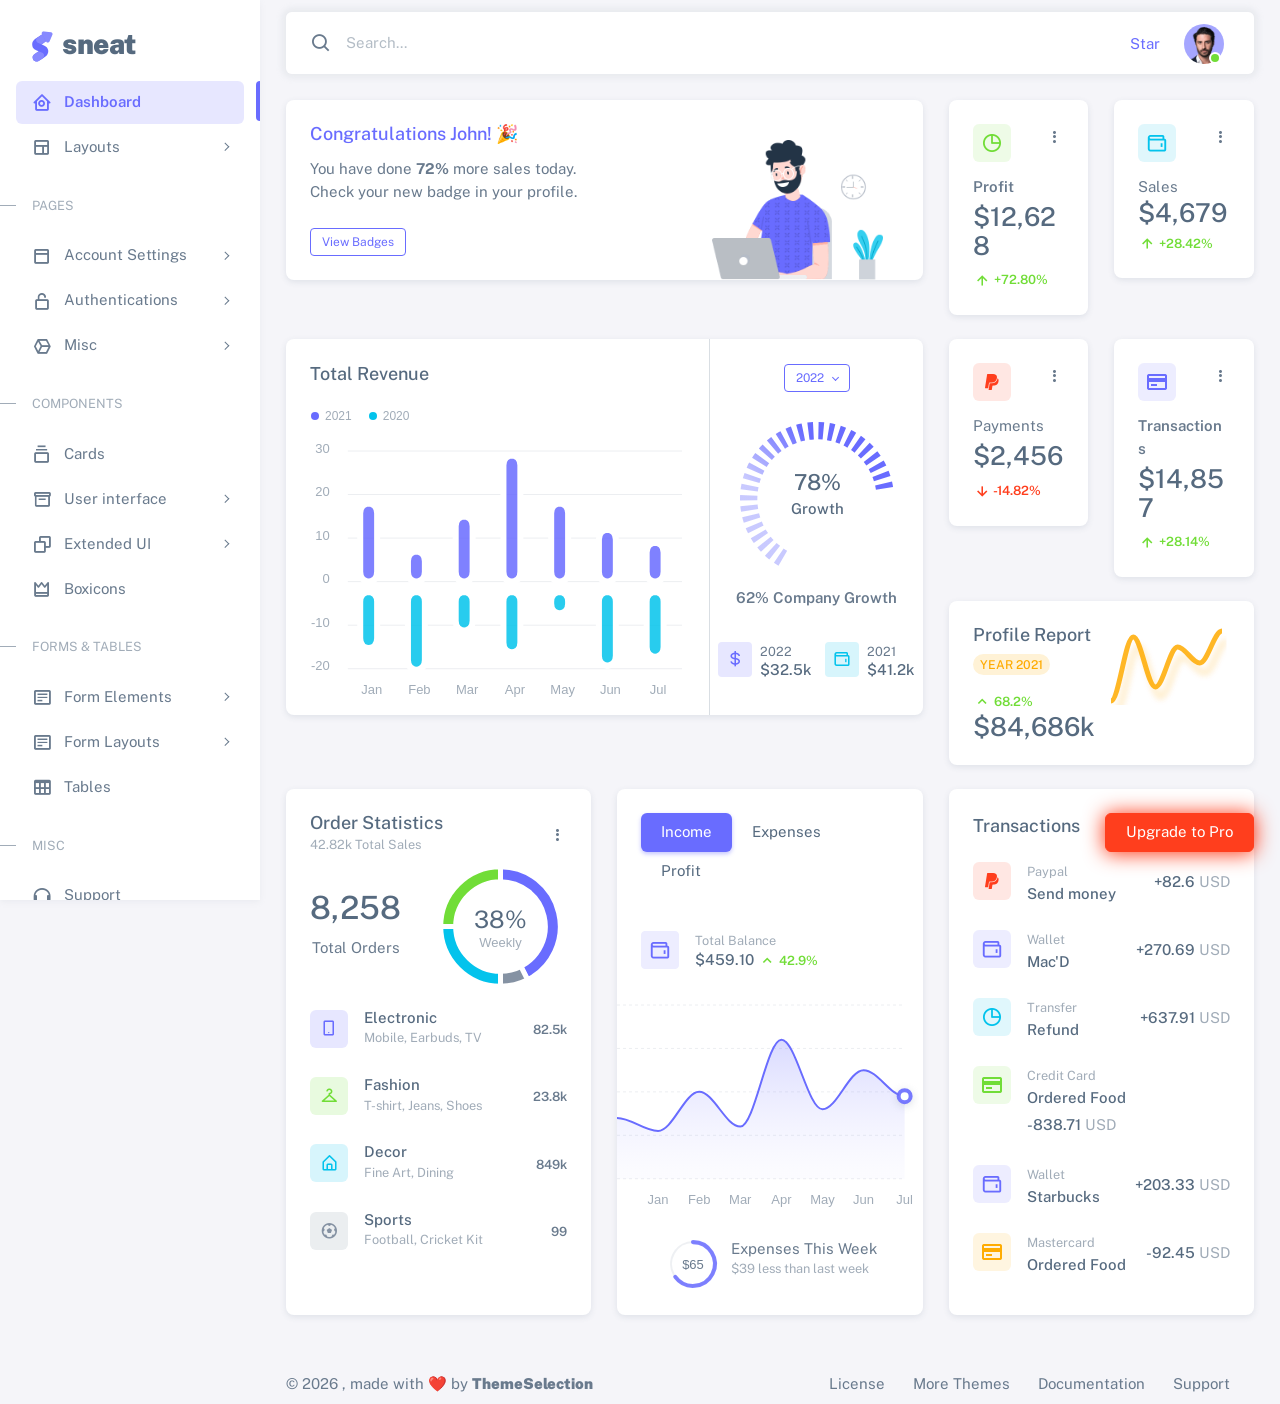
<file: html/index.html>
<!DOCTYPE html>
<html
  lang="en"
  class="light-style layout-menu-fixed"
  dir="ltr"
  data-theme="theme-default"
  data-assets-path="../assets/"
  data-template="vertical-menu-template-free"
>
  <head>
    <meta charset="utf-8" />
    <meta
      name="viewport"
      content="width=device-width, initial-scale=1.0, user-scalable=no, minimum-scale=1.0, maximum-scale=1.0"
    />

    <title>
      Dashboard - Analytics | Sneat - Bootstrap 5 HTML Admin Template - Pro
    </title>

    <meta name="description" content="" />

    <!-- Favicon -->
    <link
      rel="icon"
      type="image/x-icon"
      href="../assets/img/favicon/favicon.ico"
    />

    <!-- Fonts -->
    <link rel="preconnect" href="https://fonts.googleapis.com" />
    <link rel="preconnect" href="https://fonts.gstatic.com" crossorigin />
    <link
      href="https://fonts.googleapis.com/css2?family=Public+Sans:ital,wght@0,300;0,400;0,500;0,600;0,700;1,300;1,400;1,500;1,600;1,700&display=swap"
      rel="stylesheet"
    />

    <!-- Icons. Uncomment required icon fonts -->
    <link rel="stylesheet" href="../assets/vendor/fonts/boxicons.css" />

    <!-- Core CSS -->
    <link
      rel="stylesheet"
      href="../assets/vendor/css/core.css"
      class="template-customizer-core-css"
    />
    <link
      rel="stylesheet"
      href="../assets/vendor/css/theme-default.css"
      class="template-customizer-theme-css"
    />
    <link rel="stylesheet" href="../assets/css/demo.css" />

    <!-- Vendors CSS -->
    <link
      rel="stylesheet"
      href="../assets/vendor/libs/perfect-scrollbar/perfect-scrollbar.css"
    />

    <link
      rel="stylesheet"
      href="../assets/vendor/libs/apex-charts/apex-charts.css"
    />

    <!-- Page CSS -->

    <!-- Helpers -->
    <script src="../assets/vendor/js/helpers.js"></script>

    <!--! Template customizer & Theme config files MUST be included after core stylesheets and helpers.js in the <head> section -->
    <!--? Config:  Mandatory theme config file contain global vars & default theme options, Set your preferred theme option in this file.  -->
    <script src="../assets/js/config.js"></script>
  </head>

  <body>
    <!-- Layout wrapper -->
    <div class="layout-wrapper layout-content-navbar">
      <div class="layout-container">
        <!-- Menu -->

        <aside
          id="layout-menu"
          class="layout-menu menu-vertical menu bg-menu-theme"
        >
          <div class="app-brand demo">
            <a href="index.html" class="app-brand-link">
              <span class="app-brand-logo demo">
                <svg
                  width="25"
                  viewBox="0 0 25 42"
                  version="1.1"
                  xmlns="http://www.w3.org/2000/svg"
                  xmlns:xlink="http://www.w3.org/1999/xlink"
                >
                  <defs>
                    <path
                      d="M13.7918663,0.358365126 L3.39788168,7.44174259 C0.566865006,9.69408886 -0.379795268,12.4788597 0.557900856,15.7960551 C0.68998853,16.2305145 1.09562888,17.7872135 3.12357076,19.2293357 C3.8146334,19.7207684 5.32369333,20.3834223 7.65075054,21.2172976 L7.59773219,21.2525164 L2.63468769,24.5493413 C0.445452254,26.3002124 0.0884951797,28.5083815 1.56381646,31.1738486 C2.83770406,32.8170431 5.20850219,33.2640127 7.09180128,32.5391577 C8.347334,32.0559211 11.4559176,30.0011079 16.4175519,26.3747182 C18.0338572,24.4997857 18.6973423,22.4544883 18.4080071,20.2388261 C17.963753,17.5346866 16.1776345,15.5799961 13.0496516,14.3747546 L10.9194936,13.4715819 L18.6192054,7.984237 L13.7918663,0.358365126 Z"
                      id="path-1"
                    ></path>
                    <path
                      d="M5.47320593,6.00457225 C4.05321814,8.216144 4.36334763,10.0722806 6.40359441,11.5729822 C8.61520715,12.571656 10.0999176,13.2171421 10.8577257,13.5094407 L15.5088241,14.433041 L18.6192054,7.984237 C15.5364148,3.11535317 13.9273018,0.573395879 13.7918663,0.358365126 C13.5790555,0.511491653 10.8061687,2.3935607 5.47320593,6.00457225 Z"
                      id="path-3"
                    ></path>
                    <path
                      d="M7.50063644,21.2294429 L12.3234468,23.3159332 C14.1688022,24.7579751 14.397098,26.4880487 13.008334,28.506154 C11.6195701,30.5242593 10.3099883,31.790241 9.07958868,32.3040991 C5.78142938,33.4346997 4.13234973,34 4.13234973,34 C4.13234973,34 2.75489982,33.0538207 2.37032616e-14,31.1614621 C-0.55822714,27.8186216 -0.55822714,26.0572515 -4.05231404e-15,25.8773518 C0.83734071,25.6075023 2.77988457,22.8248993 3.3049379,22.52991 C3.65497346,22.3332504 5.05353963,21.8997614 7.50063644,21.2294429 Z"
                      id="path-4"
                    ></path>
                    <path
                      d="M20.6,7.13333333 L25.6,13.8 C26.2627417,14.6836556 26.0836556,15.9372583 25.2,16.6 C24.8538077,16.8596443 24.4327404,17 24,17 L14,17 C12.8954305,17 12,16.1045695 12,15 C12,14.5672596 12.1403557,14.1461923 12.4,13.8 L17.4,7.13333333 C18.0627417,6.24967773 19.3163444,6.07059163 20.2,6.73333333 C20.3516113,6.84704183 20.4862915,6.981722 20.6,7.13333333 Z"
                      id="path-5"
                    ></path>
                  </defs>
                  <g
                    id="g-app-brand"
                    stroke="none"
                    stroke-width="1"
                    fill="none"
                    fill-rule="evenodd"
                  >
                    <g
                      id="Brand-Logo"
                      transform="translate(-27.000000, -15.000000)"
                    >
                      <g id="Icon" transform="translate(27.000000, 15.000000)">
                        <g id="Mask" transform="translate(0.000000, 8.000000)">
                          <mask id="mask-2" fill="white">
                            <use xlink:href="#path-1"></use>
                          </mask>
                          <use fill="#696cff" xlink:href="#path-1"></use>
                          <g id="Path-3" mask="url(#mask-2)">
                            <use fill="#696cff" xlink:href="#path-3"></use>
                            <use
                              fill-opacity="0.2"
                              fill="#FFFFFF"
                              xlink:href="#path-3"
                            ></use>
                          </g>
                          <g id="Path-4" mask="url(#mask-2)">
                            <use fill="#696cff" xlink:href="#path-4"></use>
                            <use
                              fill-opacity="0.2"
                              fill="#FFFFFF"
                              xlink:href="#path-4"
                            ></use>
                          </g>
                        </g>
                        <g
                          id="Triangle"
                          transform="translate(19.000000, 11.000000) rotate(-300.000000) translate(-19.000000, -11.000000) "
                        >
                          <use fill="#696cff" xlink:href="#path-5"></use>
                          <use
                            fill-opacity="0.2"
                            fill="#FFFFFF"
                            xlink:href="#path-5"
                          ></use>
                        </g>
                      </g>
                    </g>
                  </g>
                </svg>
              </span>
              <span class="app-brand-text demo menu-text fw-bolder ms-2"
                >Sneat</span
              >
            </a>

            <a
              href="javascript:void(0);"
              class="layout-menu-toggle menu-link text-large ms-auto d-block d-xl-none"
            >
              <i class="bx bx-chevron-left bx-sm align-middle"></i>
            </a>
          </div>

          <div class="menu-inner-shadow"></div>

          <ul class="menu-inner py-1">
            <!-- Dashboard -->
            <li class="menu-item active">
              <a href="index.html" class="menu-link">
                <i class="menu-icon tf-icons bx bx-home-circle"></i>
                <div data-i18n="Analytics">Dashboard</div>
              </a>
            </li>

            <!-- Layouts -->
            <li class="menu-item">
              <a href="javascript:void(0);" class="menu-link menu-toggle">
                <i class="menu-icon tf-icons bx bx-layout"></i>
                <div data-i18n="Layouts">Layouts</div>
              </a>

              <ul class="menu-sub">
                <li class="menu-item">
                  <a href="layouts-without-menu.html" class="menu-link">
                    <div data-i18n="Without menu">Without menu</div>
                  </a>
                </li>
                <li class="menu-item">
                  <a href="layouts-without-navbar.html" class="menu-link">
                    <div data-i18n="Without navbar">Without navbar</div>
                  </a>
                </li>
                <li class="menu-item">
                  <a href="layouts-container.html" class="menu-link">
                    <div data-i18n="Container">Container</div>
                  </a>
                </li>
                <li class="menu-item">
                  <a href="layouts-fluid.html" class="menu-link">
                    <div data-i18n="Fluid">Fluid</div>
                  </a>
                </li>
                <li class="menu-item">
                  <a href="layouts-blank.html" class="menu-link">
                    <div data-i18n="Blank">Blank</div>
                  </a>
                </li>
              </ul>
            </li>

            <li class="menu-header small text-uppercase">
              <span class="menu-header-text">Pages</span>
            </li>
            <li class="menu-item">
              <a href="javascript:void(0);" class="menu-link menu-toggle">
                <i class="menu-icon tf-icons bx bx-dock-top"></i>
                <div data-i18n="Account Settings">Account Settings</div>
              </a>
              <ul class="menu-sub">
                <li class="menu-item">
                  <a
                    href="pages-account-settings-account.html"
                    class="menu-link"
                  >
                    <div data-i18n="Account">Account</div>
                  </a>
                </li>
                <li class="menu-item">
                  <a
                    href="pages-account-settings-notifications.html"
                    class="menu-link"
                  >
                    <div data-i18n="Notifications">Notifications</div>
                  </a>
                </li>
                <li class="menu-item">
                  <a
                    href="pages-account-settings-connections.html"
                    class="menu-link"
                  >
                    <div data-i18n="Connections">Connections</div>
                  </a>
                </li>
              </ul>
            </li>
            <li class="menu-item">
              <a href="javascript:void(0);" class="menu-link menu-toggle">
                <i class="menu-icon tf-icons bx bx-lock-open-alt"></i>
                <div data-i18n="Authentications">Authentications</div>
              </a>
              <ul class="menu-sub">
                <li class="menu-item">
                  <a
                    href="auth-login-basic.html"
                    class="menu-link"
                    target="_blank"
                  >
                    <div data-i18n="Basic">Login</div>
                  </a>
                </li>
                <li class="menu-item">
                  <a
                    href="auth-register-basic.html"
                    class="menu-link"
                    target="_blank"
                  >
                    <div data-i18n="Basic">Register</div>
                  </a>
                </li>
                <li class="menu-item">
                  <a
                    href="auth-forgot-password-basic.html"
                    class="menu-link"
                    target="_blank"
                  >
                    <div data-i18n="Basic">Forgot Password</div>
                  </a>
                </li>
              </ul>
            </li>
            <li class="menu-item">
              <a href="javascript:void(0);" class="menu-link menu-toggle">
                <i class="menu-icon tf-icons bx bx-cube-alt"></i>
                <div data-i18n="Misc">Misc</div>
              </a>
              <ul class="menu-sub">
                <li class="menu-item">
                  <a href="pages-misc-error.html" class="menu-link">
                    <div data-i18n="Error">Error</div>
                  </a>
                </li>
                <li class="menu-item">
                  <a href="pages-misc-under-maintenance.html" class="menu-link">
                    <div data-i18n="Under Maintenance">Under Maintenance</div>
                  </a>
                </li>
              </ul>
            </li>
            <!-- Components -->
            <li class="menu-header small text-uppercase">
              <span class="menu-header-text">Components</span>
            </li>
            <!-- Cards -->
            <li class="menu-item">
              <a href="cards-basic.html" class="menu-link">
                <i class="menu-icon tf-icons bx bx-collection"></i>
                <div data-i18n="Basic">Cards</div>
              </a>
            </li>
            <!-- User interface -->
            <li class="menu-item">
              <a href="javascript:void(0)" class="menu-link menu-toggle">
                <i class="menu-icon tf-icons bx bx-box"></i>
                <div data-i18n="User interface">User interface</div>
              </a>
              <ul class="menu-sub">
                <li class="menu-item">
                  <a href="ui-accordion.html" class="menu-link">
                    <div data-i18n="Accordion">Accordion</div>
                  </a>
                </li>
                <li class="menu-item">
                  <a href="ui-alerts.html" class="menu-link">
                    <div data-i18n="Alerts">Alerts</div>
                  </a>
                </li>
                <li class="menu-item">
                  <a href="ui-badges.html" class="menu-link">
                    <div data-i18n="Badges">Badges</div>
                  </a>
                </li>
                <li class="menu-item">
                  <a href="ui-buttons.html" class="menu-link">
                    <div data-i18n="Buttons">Buttons</div>
                  </a>
                </li>
                <li class="menu-item">
                  <a href="ui-carousel.html" class="menu-link">
                    <div data-i18n="Carousel">Carousel</div>
                  </a>
                </li>
                <li class="menu-item">
                  <a href="ui-collapse.html" class="menu-link">
                    <div data-i18n="Collapse">Collapse</div>
                  </a>
                </li>
                <li class="menu-item">
                  <a href="ui-dropdowns.html" class="menu-link">
                    <div data-i18n="Dropdowns">Dropdowns</div>
                  </a>
                </li>
                <li class="menu-item">
                  <a href="ui-footer.html" class="menu-link">
                    <div data-i18n="Footer">Footer</div>
                  </a>
                </li>
                <li class="menu-item">
                  <a href="ui-list-groups.html" class="menu-link">
                    <div data-i18n="List Groups">List groups</div>
                  </a>
                </li>
                <li class="menu-item">
                  <a href="ui-modals.html" class="menu-link">
                    <div data-i18n="Modals">Modals</div>
                  </a>
                </li>
                <li class="menu-item">
                  <a href="ui-navbar.html" class="menu-link">
                    <div data-i18n="Navbar">Navbar</div>
                  </a>
                </li>
                <li class="menu-item">
                  <a href="ui-offcanvas.html" class="menu-link">
                    <div data-i18n="Offcanvas">Offcanvas</div>
                  </a>
                </li>
                <li class="menu-item">
                  <a href="ui-pagination-breadcrumbs.html" class="menu-link">
                    <div data-i18n="Pagination &amp; Breadcrumbs">
                      Pagination &amp; Breadcrumbs
                    </div>
                  </a>
                </li>
                <li class="menu-item">
                  <a href="ui-progress.html" class="menu-link">
                    <div data-i18n="Progress">Progress</div>
                  </a>
                </li>
                <li class="menu-item">
                  <a href="ui-spinners.html" class="menu-link">
                    <div data-i18n="Spinners">Spinners</div>
                  </a>
                </li>
                <li class="menu-item">
                  <a href="ui-tabs-pills.html" class="menu-link">
                    <div data-i18n="Tabs &amp; Pills">Tabs &amp; Pills</div>
                  </a>
                </li>
                <li class="menu-item">
                  <a href="ui-toasts.html" class="menu-link">
                    <div data-i18n="Toasts">Toasts</div>
                  </a>
                </li>
                <li class="menu-item">
                  <a href="ui-tooltips-popovers.html" class="menu-link">
                    <div data-i18n="Tooltips & Popovers">
                      Tooltips &amp; popovers
                    </div>
                  </a>
                </li>
                <li class="menu-item">
                  <a href="ui-typography.html" class="menu-link">
                    <div data-i18n="Typography">Typography</div>
                  </a>
                </li>
              </ul>
            </li>

            <!-- Extended components -->
            <li class="menu-item">
              <a href="javascript:void(0)" class="menu-link menu-toggle">
                <i class="menu-icon tf-icons bx bx-copy"></i>
                <div data-i18n="Extended UI">Extended UI</div>
              </a>
              <ul class="menu-sub">
                <li class="menu-item">
                  <a
                    href="extended-ui-perfect-scrollbar.html"
                    class="menu-link"
                  >
                    <div data-i18n="Perfect Scrollbar">Perfect scrollbar</div>
                  </a>
                </li>
                <li class="menu-item">
                  <a href="extended-ui-text-divider.html" class="menu-link">
                    <div data-i18n="Text Divider">Text Divider</div>
                  </a>
                </li>
              </ul>
            </li>

            <li class="menu-item">
              <a href="icons-boxicons.html" class="menu-link">
                <i class="menu-icon tf-icons bx bx-crown"></i>
                <div data-i18n="Boxicons">Boxicons</div>
              </a>
            </li>

            <!-- Forms & Tables -->
            <li class="menu-header small text-uppercase">
              <span class="menu-header-text">Forms &amp; Tables</span>
            </li>
            <!-- Forms -->
            <li class="menu-item">
              <a href="javascript:void(0);" class="menu-link menu-toggle">
                <i class="menu-icon tf-icons bx bx-detail"></i>
                <div data-i18n="Form Elements">Form Elements</div>
              </a>
              <ul class="menu-sub">
                <li class="menu-item">
                  <a href="forms-basic-inputs.html" class="menu-link">
                    <div data-i18n="Basic Inputs">Basic Inputs</div>
                  </a>
                </li>
                <li class="menu-item">
                  <a href="forms-input-groups.html" class="menu-link">
                    <div data-i18n="Input groups">Input groups</div>
                  </a>
                </li>
              </ul>
            </li>
            <li class="menu-item">
              <a href="javascript:void(0);" class="menu-link menu-toggle">
                <i class="menu-icon tf-icons bx bx-detail"></i>
                <div data-i18n="Form Layouts">Form Layouts</div>
              </a>
              <ul class="menu-sub">
                <li class="menu-item">
                  <a href="form-layouts-vertical.html" class="menu-link">
                    <div data-i18n="Vertical Form">Vertical Form</div>
                  </a>
                </li>
                <li class="menu-item">
                  <a href="form-layouts-horizontal.html" class="menu-link">
                    <div data-i18n="Horizontal Form">Horizontal Form</div>
                  </a>
                </li>
              </ul>
            </li>
            <!-- Tables -->
            <li class="menu-item">
              <a href="tables-basic.html" class="menu-link">
                <i class="menu-icon tf-icons bx bx-table"></i>
                <div data-i18n="Tables">Tables</div>
              </a>
            </li>
            <!-- Misc -->
            <li class="menu-header small text-uppercase">
              <span class="menu-header-text">Misc</span>
            </li>
            <li class="menu-item">
              <a
                href="https://github.com/themeselection/sneat-html-admin-template-free/issues"
                target="_blank"
                class="menu-link"
              >
                <i class="menu-icon tf-icons bx bx-support"></i>
                <div data-i18n="Support">Support</div>
              </a>
            </li>
            <li class="menu-item">
              <a
                href="https://themeselection.com/demo/sneat-bootstrap-html-admin-template/documentation/"
                target="_blank"
                class="menu-link"
              >
                <i class="menu-icon tf-icons bx bx-file"></i>
                <div data-i18n="Documentation">Documentation</div>
              </a>
            </li>
          </ul>
        </aside>
        <!-- / Menu -->

        <!-- Layout container -->
        <div class="layout-page">
          <!-- Navbar -->

          <nav
            class="layout-navbar container-xxl navbar navbar-expand-xl navbar-detached align-items-center bg-navbar-theme"
            id="layout-navbar"
          >
            <div
              class="layout-menu-toggle navbar-nav align-items-xl-center me-3 me-xl-0 d-xl-none"
            >
              <a
                class="nav-item nav-link px-0 me-xl-4"
                href="javascript:void(0)"
              >
                <i class="bx bx-menu bx-sm"></i>
              </a>
            </div>

            <div
              class="navbar-nav-right d-flex align-items-center"
              id="navbar-collapse"
            >
              <!-- Search -->
              <div class="navbar-nav align-items-center">
                <div class="nav-item d-flex align-items-center">
                  <i class="bx bx-search fs-4 lh-0"></i>
                  <input
                    type="text"
                    class="form-control border-0 shadow-none"
                    placeholder="Search..."
                    aria-label="Search..."
                  />
                </div>
              </div>
              <!-- /Search -->

              <ul class="navbar-nav flex-row align-items-center ms-auto">
                <!-- Place this tag where you want the button to render. -->
                <li class="nav-item lh-1 me-3">
                  <a
                    class="github-button"
                    href="https://github.com/themeselection/sneat-html-admin-template-free"
                    data-icon="octicon-star"
                    data-size="large"
                    data-show-count="true"
                    aria-label="Star themeselection/sneat-html-admin-template-free on GitHub"
                    >Star</a
                  >
                </li>

                <!-- User -->
                <li class="nav-item navbar-dropdown dropdown-user dropdown">
                  <a
                    class="nav-link dropdown-toggle hide-arrow"
                    href="javascript:void(0);"
                    data-bs-toggle="dropdown"
                  >
                    <div class="avatar avatar-online">
                      <img
                        src="../assets/img/avatars/1.png"
                        alt
                        class="w-px-40 h-auto rounded-circle"
                      />
                    </div>
                  </a>
                  <ul class="dropdown-menu dropdown-menu-end">
                    <li>
                      <a class="dropdown-item" href="#">
                        <div class="d-flex">
                          <div class="flex-shrink-0 me-3">
                            <div class="avatar avatar-online">
                              <img
                                src="../assets/img/avatars/1.png"
                                alt
                                class="w-px-40 h-auto rounded-circle"
                              />
                            </div>
                          </div>
                          <div class="flex-grow-1">
                            <span class="fw-semibold d-block">John Doe</span>
                            <small class="text-muted">Admin</small>
                          </div>
                        </div>
                      </a>
                    </li>
                    <li>
                      <div class="dropdown-divider"></div>
                    </li>
                    <li>
                      <a class="dropdown-item" href="#">
                        <i class="bx bx-user me-2"></i>
                        <span class="align-middle">My Profile</span>
                      </a>
                    </li>
                    <li>
                      <a class="dropdown-item" href="#">
                        <i class="bx bx-cog me-2"></i>
                        <span class="align-middle">Settings</span>
                      </a>
                    </li>
                    <li>
                      <a class="dropdown-item" href="#">
                        <span class="d-flex align-items-center align-middle">
                          <i class="flex-shrink-0 bx bx-credit-card me-2"></i>
                          <span class="flex-grow-1 align-middle">Billing</span>
                          <span
                            class="flex-shrink-0 badge badge-center rounded-pill bg-danger w-px-20 h-px-20"
                            >4</span
                          >
                        </span>
                      </a>
                    </li>
                    <li>
                      <div class="dropdown-divider"></div>
                    </li>
                    <li>
                      <a class="dropdown-item" href="auth-login-basic.html">
                        <i class="bx bx-power-off me-2"></i>
                        <span class="align-middle">Log Out</span>
                      </a>
                    </li>
                  </ul>
                </li>
                <!--/ User -->
              </ul>
            </div>
          </nav>

          <!-- / Navbar -->

          <!-- Content wrapper -->
          <div class="content-wrapper">
            <!-- Content -->

            <div class="container-xxl flex-grow-1 container-p-y">
              <div class="row">
                <div class="col-lg-8 mb-4 order-0">
                  <div class="card">
                    <div class="d-flex align-items-end row">
                      <div class="col-sm-7">
                        <div class="card-body">
                          <h5 class="card-title text-primary">
                            Congratulations John! 🎉
                          </h5>
                          <p class="mb-4">
                            You have done <span class="fw-bold">72%</span> more
                            sales today. Check your new badge in your profile.
                          </p>

                          <a
                            href="javascript:;"
                            class="btn btn-sm btn-outline-primary"
                            >View Badges</a
                          >
                        </div>
                      </div>
                      <div class="col-sm-5 text-center text-sm-left">
                        <div class="card-body pb-0 px-0 px-md-4">
                          <img
                            src="../assets/img/illustrations/man-with-laptop-light.png"
                            height="140"
                            alt="View Badge User"
                            data-app-dark-img="illustrations/man-with-laptop-dark.png"
                            data-app-light-img="illustrations/man-with-laptop-light.png"
                          />
                        </div>
                      </div>
                    </div>
                  </div>
                </div>
                <div class="col-lg-4 col-md-4 order-1">
                  <div class="row">
                    <div class="col-lg-6 col-md-12 col-6 mb-4">
                      <div class="card">
                        <div class="card-body">
                          <div
                            class="card-title d-flex align-items-start justify-content-between"
                          >
                            <div class="avatar flex-shrink-0">
                              <img
                                src="../assets/img/icons/unicons/chart-success.png"
                                alt="chart success"
                                class="rounded"
                              />
                            </div>
                            <div class="dropdown">
                              <button
                                class="btn p-0"
                                type="button"
                                id="cardOpt3"
                                data-bs-toggle="dropdown"
                                aria-haspopup="true"
                                aria-expanded="false"
                              >
                                <i class="bx bx-dots-vertical-rounded"></i>
                              </button>
                              <div
                                class="dropdown-menu dropdown-menu-end"
                                aria-labelledby="cardOpt3"
                              >
                                <a
                                  class="dropdown-item"
                                  href="javascript:void(0);"
                                  >View More</a
                                >
                                <a
                                  class="dropdown-item"
                                  href="javascript:void(0);"
                                  >Delete</a
                                >
                              </div>
                            </div>
                          </div>
                          <span class="fw-semibold d-block mb-1">Profit</span>
                          <h3 class="card-title mb-2">$12,628</h3>
                          <small class="text-success fw-semibold"
                            ><i class="bx bx-up-arrow-alt"></i> +72.80%</small
                          >
                        </div>
                      </div>
                    </div>
                    <div class="col-lg-6 col-md-12 col-6 mb-4">
                      <div class="card">
                        <div class="card-body">
                          <div
                            class="card-title d-flex align-items-start justify-content-between"
                          >
                            <div class="avatar flex-shrink-0">
                              <img
                                src="../assets/img/icons/unicons/wallet-info.png"
                                alt="Credit Card"
                                class="rounded"
                              />
                            </div>
                            <div class="dropdown">
                              <button
                                class="btn p-0"
                                type="button"
                                id="cardOpt6"
                                data-bs-toggle="dropdown"
                                aria-haspopup="true"
                                aria-expanded="false"
                              >
                                <i class="bx bx-dots-vertical-rounded"></i>
                              </button>
                              <div
                                class="dropdown-menu dropdown-menu-end"
                                aria-labelledby="cardOpt6"
                              >
                                <a
                                  class="dropdown-item"
                                  href="javascript:void(0);"
                                  >View More</a
                                >
                                <a
                                  class="dropdown-item"
                                  href="javascript:void(0);"
                                  >Delete</a
                                >
                              </div>
                            </div>
                          </div>
                          <span>Sales</span>
                          <h3 class="card-title text-nowrap mb-1">$4,679</h3>
                          <small class="text-success fw-semibold"
                            ><i class="bx bx-up-arrow-alt"></i> +28.42%</small
                          >
                        </div>
                      </div>
                    </div>
                  </div>
                </div>
                <!-- Total Revenue -->
                <div class="col-12 col-lg-8 order-2 order-md-3 order-lg-2 mb-4">
                  <div class="card">
                    <div class="row row-bordered g-0">
                      <div class="col-md-8">
                        <h5 class="card-header m-0 me-2 pb-3">Total Revenue</h5>
                        <div id="totalRevenueChart" class="px-2"></div>
                      </div>
                      <div class="col-md-4">
                        <div class="card-body">
                          <div class="text-center">
                            <div class="dropdown">
                              <button
                                class="btn btn-sm btn-outline-primary dropdown-toggle"
                                type="button"
                                id="growthReportId"
                                data-bs-toggle="dropdown"
                                aria-haspopup="true"
                                aria-expanded="false"
                              >
                                2022
                              </button>
                              <div
                                class="dropdown-menu dropdown-menu-end"
                                aria-labelledby="growthReportId"
                              >
                                <a
                                  class="dropdown-item"
                                  href="javascript:void(0);"
                                  >2021</a
                                >
                                <a
                                  class="dropdown-item"
                                  href="javascript:void(0);"
                                  >2020</a
                                >
                                <a
                                  class="dropdown-item"
                                  href="javascript:void(0);"
                                  >2019</a
                                >
                              </div>
                            </div>
                          </div>
                        </div>
                        <div id="growthChart"></div>
                        <div class="text-center fw-semibold pt-3 mb-2">
                          62% Company Growth
                        </div>

                        <div
                          class="d-flex px-xxl-4 px-lg-2 p-4 gap-xxl-3 gap-lg-1 gap-3 justify-content-between"
                        >
                          <div class="d-flex">
                            <div class="me-2">
                              <span class="badge bg-label-primary p-2"
                                ><i class="bx bx-dollar text-primary"></i
                              ></span>
                            </div>
                            <div class="d-flex flex-column">
                              <small>2022</small>
                              <h6 class="mb-0">$32.5k</h6>
                            </div>
                          </div>
                          <div class="d-flex">
                            <div class="me-2">
                              <span class="badge bg-label-info p-2"
                                ><i class="bx bx-wallet text-info"></i
                              ></span>
                            </div>
                            <div class="d-flex flex-column">
                              <small>2021</small>
                              <h6 class="mb-0">$41.2k</h6>
                            </div>
                          </div>
                        </div>
                      </div>
                    </div>
                  </div>
                </div>
                <!--/ Total Revenue -->
                <div class="col-12 col-md-8 col-lg-4 order-3 order-md-2">
                  <div class="row">
                    <div class="col-6 mb-4">
                      <div class="card">
                        <div class="card-body">
                          <div
                            class="card-title d-flex align-items-start justify-content-between"
                          >
                            <div class="avatar flex-shrink-0">
                              <img
                                src="../assets/img/icons/unicons/paypal.png"
                                alt="Credit Card"
                                class="rounded"
                              />
                            </div>
                            <div class="dropdown">
                              <button
                                class="btn p-0"
                                type="button"
                                id="cardOpt4"
                                data-bs-toggle="dropdown"
                                aria-haspopup="true"
                                aria-expanded="false"
                              >
                                <i class="bx bx-dots-vertical-rounded"></i>
                              </button>
                              <div
                                class="dropdown-menu dropdown-menu-end"
                                aria-labelledby="cardOpt4"
                              >
                                <a
                                  class="dropdown-item"
                                  href="javascript:void(0);"
                                  >View More</a
                                >
                                <a
                                  class="dropdown-item"
                                  href="javascript:void(0);"
                                  >Delete</a
                                >
                              </div>
                            </div>
                          </div>
                          <span class="d-block mb-1">Payments</span>
                          <h3 class="card-title text-nowrap mb-2">$2,456</h3>
                          <small class="text-danger fw-semibold"
                            ><i class="bx bx-down-arrow-alt"></i> -14.82%</small
                          >
                        </div>
                      </div>
                    </div>
                    <div class="col-6 mb-4">
                      <div class="card">
                        <div class="card-body">
                          <div
                            class="card-title d-flex align-items-start justify-content-between"
                          >
                            <div class="avatar flex-shrink-0">
                              <img
                                src="../assets/img/icons/unicons/cc-primary.png"
                                alt="Credit Card"
                                class="rounded"
                              />
                            </div>
                            <div class="dropdown">
                              <button
                                class="btn p-0"
                                type="button"
                                id="cardOpt1"
                                data-bs-toggle="dropdown"
                                aria-haspopup="true"
                                aria-expanded="false"
                              >
                                <i class="bx bx-dots-vertical-rounded"></i>
                              </button>
                              <div
                                class="dropdown-menu"
                                aria-labelledby="cardOpt1"
                              >
                                <a
                                  class="dropdown-item"
                                  href="javascript:void(0);"
                                  >View More</a
                                >
                                <a
                                  class="dropdown-item"
                                  href="javascript:void(0);"
                                  >Delete</a
                                >
                              </div>
                            </div>
                          </div>
                          <span class="fw-semibold d-block mb-1"
                            >Transactions</span
                          >
                          <h3 class="card-title mb-2">$14,857</h3>
                          <small class="text-success fw-semibold"
                            ><i class="bx bx-up-arrow-alt"></i> +28.14%</small
                          >
                        </div>
                      </div>
                    </div>
                    <!-- </div>
    <div class="row"> -->
                    <div class="col-12 mb-4">
                      <div class="card">
                        <div class="card-body">
                          <div
                            class="d-flex justify-content-between flex-sm-row flex-column gap-3"
                          >
                            <div
                              class="d-flex flex-sm-column flex-row align-items-start justify-content-between"
                            >
                              <div class="card-title">
                                <h5 class="text-nowrap mb-2">Profile Report</h5>
                                <span
                                  class="badge bg-label-warning rounded-pill"
                                  >Year 2021</span
                                >
                              </div>
                              <div class="mt-sm-auto">
                                <small
                                  class="text-success text-nowrap fw-semibold"
                                  ><i class="bx bx-chevron-up"></i> 68.2%</small
                                >
                                <h3 class="mb-0">$84,686k</h3>
                              </div>
                            </div>
                            <div id="profileReportChart"></div>
                          </div>
                        </div>
                      </div>
                    </div>
                  </div>
                </div>
              </div>
              <div class="row">
                <!-- Order Statistics -->
                <div class="col-md-6 col-lg-4 col-xl-4 order-0 mb-4">
                  <div class="card h-100">
                    <div
                      class="card-header d-flex align-items-center justify-content-between pb-0"
                    >
                      <div class="card-title mb-0">
                        <h5 class="m-0 me-2">Order Statistics</h5>
                        <small class="text-muted">42.82k Total Sales</small>
                      </div>
                      <div class="dropdown">
                        <button
                          class="btn p-0"
                          type="button"
                          id="orederStatistics"
                          data-bs-toggle="dropdown"
                          aria-haspopup="true"
                          aria-expanded="false"
                        >
                          <i class="bx bx-dots-vertical-rounded"></i>
                        </button>
                        <div
                          class="dropdown-menu dropdown-menu-end"
                          aria-labelledby="orederStatistics"
                        >
                          <a class="dropdown-item" href="javascript:void(0);"
                            >Select All</a
                          >
                          <a class="dropdown-item" href="javascript:void(0);"
                            >Refresh</a
                          >
                          <a class="dropdown-item" href="javascript:void(0);"
                            >Share</a
                          >
                        </div>
                      </div>
                    </div>
                    <div class="card-body">
                      <div
                        class="d-flex justify-content-between align-items-center mb-3"
                      >
                        <div
                          class="d-flex flex-column align-items-center gap-1"
                        >
                          <h2 class="mb-2">8,258</h2>
                          <span>Total Orders</span>
                        </div>
                        <div id="orderStatisticsChart"></div>
                      </div>
                      <ul class="p-0 m-0">
                        <li class="d-flex mb-4 pb-1">
                          <div class="avatar flex-shrink-0 me-3">
                            <span
                              class="avatar-initial rounded bg-label-primary"
                              ><i class="bx bx-mobile-alt"></i
                            ></span>
                          </div>
                          <div
                            class="d-flex w-100 flex-wrap align-items-center justify-content-between gap-2"
                          >
                            <div class="me-2">
                              <h6 class="mb-0">Electronic</h6>
                              <small class="text-muted"
                                >Mobile, Earbuds, TV</small
                              >
                            </div>
                            <div class="user-progress">
                              <small class="fw-semibold">82.5k</small>
                            </div>
                          </div>
                        </li>
                        <li class="d-flex mb-4 pb-1">
                          <div class="avatar flex-shrink-0 me-3">
                            <span
                              class="avatar-initial rounded bg-label-success"
                              ><i class="bx bx-closet"></i
                            ></span>
                          </div>
                          <div
                            class="d-flex w-100 flex-wrap align-items-center justify-content-between gap-2"
                          >
                            <div class="me-2">
                              <h6 class="mb-0">Fashion</h6>
                              <small class="text-muted"
                                >T-shirt, Jeans, Shoes</small
                              >
                            </div>
                            <div class="user-progress">
                              <small class="fw-semibold">23.8k</small>
                            </div>
                          </div>
                        </li>
                        <li class="d-flex mb-4 pb-1">
                          <div class="avatar flex-shrink-0 me-3">
                            <span class="avatar-initial rounded bg-label-info"
                              ><i class="bx bx-home-alt"></i
                            ></span>
                          </div>
                          <div
                            class="d-flex w-100 flex-wrap align-items-center justify-content-between gap-2"
                          >
                            <div class="me-2">
                              <h6 class="mb-0">Decor</h6>
                              <small class="text-muted">Fine Art, Dining</small>
                            </div>
                            <div class="user-progress">
                              <small class="fw-semibold">849k</small>
                            </div>
                          </div>
                        </li>
                        <li class="d-flex">
                          <div class="avatar flex-shrink-0 me-3">
                            <span
                              class="avatar-initial rounded bg-label-secondary"
                              ><i class="bx bx-football"></i
                            ></span>
                          </div>
                          <div
                            class="d-flex w-100 flex-wrap align-items-center justify-content-between gap-2"
                          >
                            <div class="me-2">
                              <h6 class="mb-0">Sports</h6>
                              <small class="text-muted"
                                >Football, Cricket Kit</small
                              >
                            </div>
                            <div class="user-progress">
                              <small class="fw-semibold">99</small>
                            </div>
                          </div>
                        </li>
                      </ul>
                    </div>
                  </div>
                </div>
                <!--/ Order Statistics -->

                <!-- Expense Overview -->
                <div class="col-md-6 col-lg-4 order-1 mb-4">
                  <div class="card h-100">
                    <div class="card-header">
                      <ul class="nav nav-pills" role="tablist">
                        <li class="nav-item">
                          <button
                            type="button"
                            class="nav-link active"
                            role="tab"
                            data-bs-toggle="tab"
                            data-bs-target="#navs-tabs-line-card-income"
                            aria-controls="navs-tabs-line-card-income"
                            aria-selected="true"
                          >
                            Income
                          </button>
                        </li>
                        <li class="nav-item">
                          <button type="button" class="nav-link" role="tab">
                            Expenses
                          </button>
                        </li>
                        <li class="nav-item">
                          <button type="button" class="nav-link" role="tab">
                            Profit
                          </button>
                        </li>
                      </ul>
                    </div>
                    <div class="card-body px-0">
                      <div class="tab-content p-0">
                        <div
                          class="tab-pane fade show active"
                          id="navs-tabs-line-card-income"
                          role="tabpanel"
                        >
                          <div class="d-flex p-4 pt-3">
                            <div class="avatar flex-shrink-0 me-3">
                              <img
                                src="../assets/img/icons/unicons/wallet.png"
                                alt="User"
                              />
                            </div>
                            <div>
                              <small class="text-muted d-block"
                                >Total Balance</small
                              >
                              <div class="d-flex align-items-center">
                                <h6 class="mb-0 me-1">$459.10</h6>
                                <small class="text-success fw-semibold">
                                  <i class="bx bx-chevron-up"></i>
                                  42.9%
                                </small>
                              </div>
                            </div>
                          </div>
                          <div id="incomeChart"></div>
                          <div class="d-flex justify-content-center pt-4 gap-2">
                            <div class="flex-shrink-0">
                              <div id="expensesOfWeek"></div>
                            </div>
                            <div>
                              <p class="mb-n1 mt-1">Expenses This Week</p>
                              <small class="text-muted"
                                >$39 less than last week</small
                              >
                            </div>
                          </div>
                        </div>
                      </div>
                    </div>
                  </div>
                </div>
                <!--/ Expense Overview -->

                <!-- Transactions -->
                <div class="col-md-6 col-lg-4 order-2 mb-4">
                  <div class="card h-100">
                    <div
                      class="card-header d-flex align-items-center justify-content-between"
                    >
                      <h5 class="card-title m-0 me-2">Transactions</h5>
                      <div class="dropdown">
                        <button
                          class="btn p-0"
                          type="button"
                          id="transactionID"
                          data-bs-toggle="dropdown"
                          aria-haspopup="true"
                          aria-expanded="false"
                        >
                          <i class="bx bx-dots-vertical-rounded"></i>
                        </button>
                        <div
                          class="dropdown-menu dropdown-menu-end"
                          aria-labelledby="transactionID"
                        >
                          <a class="dropdown-item" href="javascript:void(0);"
                            >Last 28 Days</a
                          >
                          <a class="dropdown-item" href="javascript:void(0);"
                            >Last Month</a
                          >
                          <a class="dropdown-item" href="javascript:void(0);"
                            >Last Year</a
                          >
                        </div>
                      </div>
                    </div>
                    <div class="card-body">
                      <ul class="p-0 m-0">
                        <li class="d-flex mb-4 pb-1">
                          <div class="avatar flex-shrink-0 me-3">
                            <img
                              src="../assets/img/icons/unicons/paypal.png"
                              alt="User"
                              class="rounded"
                            />
                          </div>
                          <div
                            class="d-flex w-100 flex-wrap align-items-center justify-content-between gap-2"
                          >
                            <div class="me-2">
                              <small class="text-muted d-block mb-1"
                                >Paypal</small
                              >
                              <h6 class="mb-0">Send money</h6>
                            </div>
                            <div
                              class="user-progress d-flex align-items-center gap-1"
                            >
                              <h6 class="mb-0">+82.6</h6>
                              <span class="text-muted">USD</span>
                            </div>
                          </div>
                        </li>
                        <li class="d-flex mb-4 pb-1">
                          <div class="avatar flex-shrink-0 me-3">
                            <img
                              src="../assets/img/icons/unicons/wallet.png"
                              alt="User"
                              class="rounded"
                            />
                          </div>
                          <div
                            class="d-flex w-100 flex-wrap align-items-center justify-content-between gap-2"
                          >
                            <div class="me-2">
                              <small class="text-muted d-block mb-1"
                                >Wallet</small
                              >
                              <h6 class="mb-0">Mac'D</h6>
                            </div>
                            <div
                              class="user-progress d-flex align-items-center gap-1"
                            >
                              <h6 class="mb-0">+270.69</h6>
                              <span class="text-muted">USD</span>
                            </div>
                          </div>
                        </li>
                        <li class="d-flex mb-4 pb-1">
                          <div class="avatar flex-shrink-0 me-3">
                            <img
                              src="../assets/img/icons/unicons/chart.png"
                              alt="User"
                              class="rounded"
                            />
                          </div>
                          <div
                            class="d-flex w-100 flex-wrap align-items-center justify-content-between gap-2"
                          >
                            <div class="me-2">
                              <small class="text-muted d-block mb-1"
                                >Transfer</small
                              >
                              <h6 class="mb-0">Refund</h6>
                            </div>
                            <div
                              class="user-progress d-flex align-items-center gap-1"
                            >
                              <h6 class="mb-0">+637.91</h6>
                              <span class="text-muted">USD</span>
                            </div>
                          </div>
                        </li>
                        <li class="d-flex mb-4 pb-1">
                          <div class="avatar flex-shrink-0 me-3">
                            <img
                              src="../assets/img/icons/unicons/cc-success.png"
                              alt="User"
                              class="rounded"
                            />
                          </div>
                          <div
                            class="d-flex w-100 flex-wrap align-items-center justify-content-between gap-2"
                          >
                            <div class="me-2">
                              <small class="text-muted d-block mb-1"
                                >Credit Card</small
                              >
                              <h6 class="mb-0">Ordered Food</h6>
                            </div>
                            <div
                              class="user-progress d-flex align-items-center gap-1"
                            >
                              <h6 class="mb-0">-838.71</h6>
                              <span class="text-muted">USD</span>
                            </div>
                          </div>
                        </li>
                        <li class="d-flex mb-4 pb-1">
                          <div class="avatar flex-shrink-0 me-3">
                            <img
                              src="../assets/img/icons/unicons/wallet.png"
                              alt="User"
                              class="rounded"
                            />
                          </div>
                          <div
                            class="d-flex w-100 flex-wrap align-items-center justify-content-between gap-2"
                          >
                            <div class="me-2">
                              <small class="text-muted d-block mb-1"
                                >Wallet</small
                              >
                              <h6 class="mb-0">Starbucks</h6>
                            </div>
                            <div
                              class="user-progress d-flex align-items-center gap-1"
                            >
                              <h6 class="mb-0">+203.33</h6>
                              <span class="text-muted">USD</span>
                            </div>
                          </div>
                        </li>
                        <li class="d-flex">
                          <div class="avatar flex-shrink-0 me-3">
                            <img
                              src="../assets/img/icons/unicons/cc-warning.png"
                              alt="User"
                              class="rounded"
                            />
                          </div>
                          <div
                            class="d-flex w-100 flex-wrap align-items-center justify-content-between gap-2"
                          >
                            <div class="me-2">
                              <small class="text-muted d-block mb-1"
                                >Mastercard</small
                              >
                              <h6 class="mb-0">Ordered Food</h6>
                            </div>
                            <div
                              class="user-progress d-flex align-items-center gap-1"
                            >
                              <h6 class="mb-0">-92.45</h6>
                              <span class="text-muted">USD</span>
                            </div>
                          </div>
                        </li>
                      </ul>
                    </div>
                  </div>
                </div>
                <!--/ Transactions -->
              </div>
            </div>
            <!-- / Content -->

            <!-- Footer -->
            <footer class="content-footer footer bg-footer-theme">
              <div
                class="container-xxl d-flex flex-wrap justify-content-between py-2 flex-md-row flex-column"
              >
                <div class="mb-2 mb-md-0">
                  ©
                  <script>
                    document.write(new Date().getFullYear());
                  </script>
                  , made with ❤️ by
                  <a
                    href="https://themeselection.com"
                    target="_blank"
                    class="footer-link fw-bolder"
                    >ThemeSelection</a
                  >
                </div>
                <div>
                  <a
                    href="https://themeselection.com/license/"
                    class="footer-link me-4"
                    target="_blank"
                    >License</a
                  >
                  <a
                    href="https://themeselection.com/"
                    target="_blank"
                    class="footer-link me-4"
                    >More Themes</a
                  >

                  <a
                    href="https://themeselection.com/demo/sneat-bootstrap-html-admin-template/documentation/"
                    target="_blank"
                    class="footer-link me-4"
                    >Documentation</a
                  >

                  <a
                    href="https://github.com/themeselection/sneat-html-admin-template-free/issues"
                    target="_blank"
                    class="footer-link me-4"
                    >Support</a
                  >
                </div>
              </div>
            </footer>
            <!-- / Footer -->

            <div class="content-backdrop fade"></div>
          </div>
          <!-- Content wrapper -->
        </div>
        <!-- / Layout page -->
      </div>

      <!-- Overlay -->
      <div class="layout-overlay layout-menu-toggle"></div>
    </div>
    <!-- / Layout wrapper -->

    <div class="buy-now">
      <a
        href="https://themeselection.com/products/sneat-bootstrap-html-admin-template/"
        target="_blank"
        class="btn btn-danger btn-buy-now"
        >Upgrade to Pro</a
      >
    </div>

    <!-- Core JS -->
    <!-- build:js assets/vendor/js/core.js -->
    <script src="../assets/vendor/libs/jquery/jquery.js"></script>
    <script src="../assets/vendor/libs/popper/popper.js"></script>
    <script src="../assets/vendor/js/bootstrap.js"></script>
    <script src="../assets/vendor/libs/perfect-scrollbar/perfect-scrollbar.js"></script>

    <script src="../assets/vendor/js/menu.js"></script>
    <!-- endbuild -->

    <!-- Vendors JS -->
    <script src="../assets/vendor/libs/apex-charts/apexcharts.js"></script>

    <!-- Main JS -->
    <script src="../assets/js/main.js"></script>

    <!-- Page JS -->
    <script src="../assets/js/dashboards-analytics.js"></script>

    <!-- Place this tag in your head or just before your close body tag. -->
    <script async defer src="https://buttons.github.io/buttons.js"></script>
  </body>
</html>
</file>
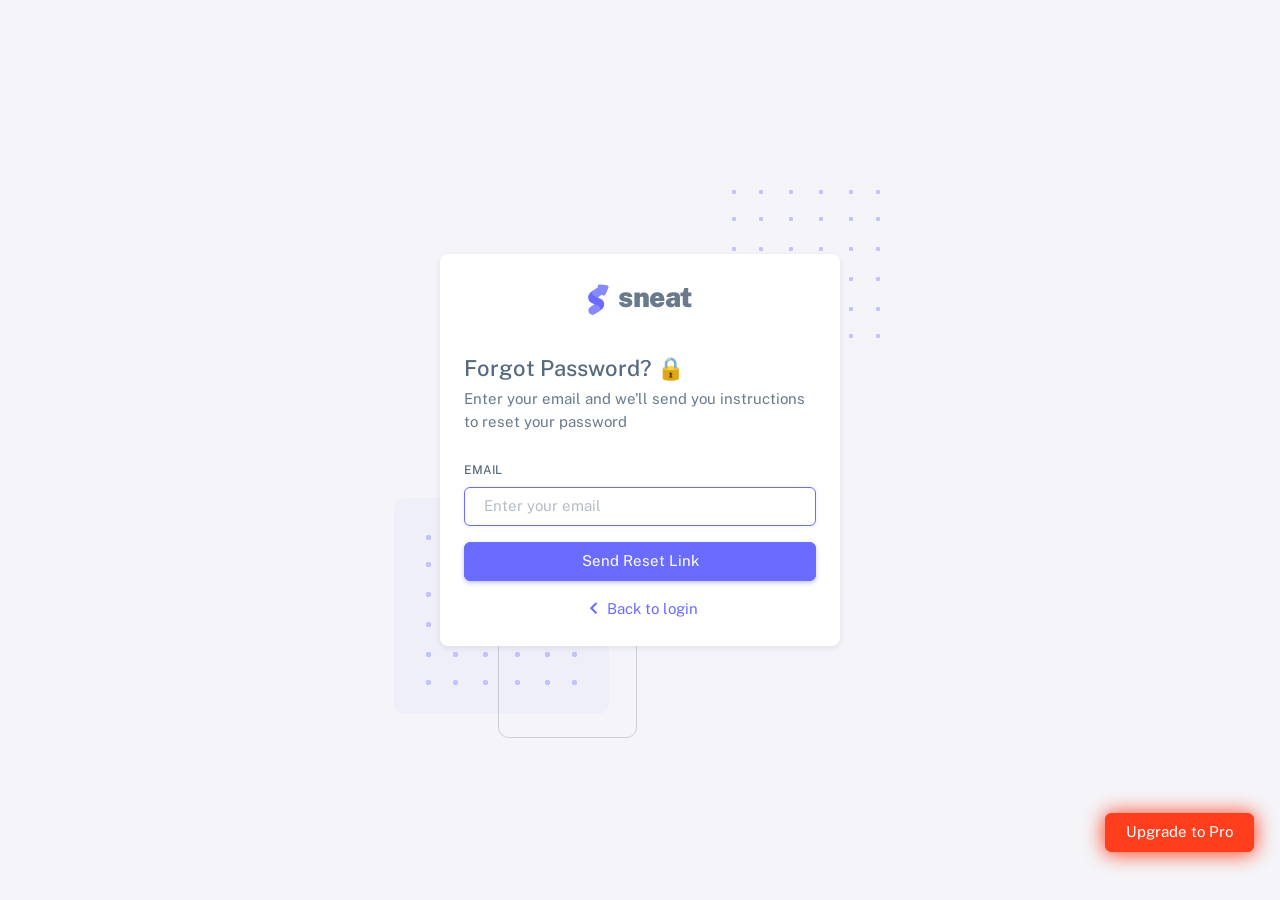
<file: html/auth-forgot-password-basic.html>
<!DOCTYPE html>

<!-- =========================================================
* Sneat - Bootstrap 5 HTML Admin Template - Pro | v1.0.0
==============================================================

* Product Page: https://themeselection.com/products/sneat-bootstrap-html-admin-template/
* Created by: ThemeSelection
* License: You must have a valid license purchased in order to legally use the theme for your project.
* Copyright ThemeSelection (https://themeselection.com)

=========================================================
 -->
<!-- beautify ignore:start -->
<html
  lang="en"
  class="light-style customizer-hide"
  dir="ltr"
  data-theme="theme-default"
  data-assets-path="../assets/"
  data-template="vertical-menu-template-free"
>
  <head>
    <meta charset="utf-8" />
    <meta
      name="viewport"
      content="width=device-width, initial-scale=1.0, user-scalable=no, minimum-scale=1.0, maximum-scale=1.0"
    />

    <title>Forgot Password Basic - Pages | Sneat - Bootstrap 5 HTML Admin Template - Pro</title>

    <meta name="description" content="" />

    <!-- Favicon -->
    <link rel="icon" type="image/x-icon" href="../assets/img/favicon/favicon.ico" />

    <!-- Fonts -->
    <link rel="preconnect" href="https://fonts.googleapis.com" />
    <link rel="preconnect" href="https://fonts.gstatic.com" crossorigin />
    <link
      href="https://fonts.googleapis.com/css2?family=Public+Sans:ital,wght@0,300;0,400;0,500;0,600;0,700;1,300;1,400;1,500;1,600;1,700&display=swap"
      rel="stylesheet"
    />

    <!-- Icons. Uncomment required icon fonts -->
    <link rel="stylesheet" href="../assets/vendor/fonts/boxicons.css" />

    <!-- Core CSS -->
    <link rel="stylesheet" href="../assets/vendor/css/core.css" class="template-customizer-core-css" />
    <link rel="stylesheet" href="../assets/vendor/css/theme-default.css" class="template-customizer-theme-css" />
    <link rel="stylesheet" href="../assets/css/demo.css" />

    <!-- Vendors CSS -->
    <link rel="stylesheet" href="../assets/vendor/libs/perfect-scrollbar/perfect-scrollbar.css" />

    <!-- Page CSS -->
    <!-- Page -->
    <link rel="stylesheet" href="../assets/vendor/css/pages/page-auth.css" />
    <!-- Helpers -->
    <script src="../assets/vendor/js/helpers.js"></script>

    <!--! Template customizer & Theme config files MUST be included after core stylesheets and helpers.js in the <head> section -->
    <!--? Config:  Mandatory theme config file contain global vars & default theme options, Set your preferred theme option in this file.  -->
    <script src="../assets/js/config.js"></script>
  </head>

  <body>
    <!-- Content -->

    <div class="container-xxl">
      <div class="authentication-wrapper authentication-basic container-p-y">
        <div class="authentication-inner py-4">
          <!-- Forgot Password -->
          <div class="card">
            <div class="card-body">
              <!-- Logo -->
              <div class="app-brand justify-content-center">
                <a href="index.html" class="app-brand-link gap-2">
                  <span class="app-brand-logo demo">
                    <svg
                      width="25"
                      viewBox="0 0 25 42"
                      version="1.1"
                      xmlns="http://www.w3.org/2000/svg"
                      xmlns:xlink="http://www.w3.org/1999/xlink"
                    >
                      <defs>
                        <path
                          d="M13.7918663,0.358365126 L3.39788168,7.44174259 C0.566865006,9.69408886 -0.379795268,12.4788597 0.557900856,15.7960551 C0.68998853,16.2305145 1.09562888,17.7872135 3.12357076,19.2293357 C3.8146334,19.7207684 5.32369333,20.3834223 7.65075054,21.2172976 L7.59773219,21.2525164 L2.63468769,24.5493413 C0.445452254,26.3002124 0.0884951797,28.5083815 1.56381646,31.1738486 C2.83770406,32.8170431 5.20850219,33.2640127 7.09180128,32.5391577 C8.347334,32.0559211 11.4559176,30.0011079 16.4175519,26.3747182 C18.0338572,24.4997857 18.6973423,22.4544883 18.4080071,20.2388261 C17.963753,17.5346866 16.1776345,15.5799961 13.0496516,14.3747546 L10.9194936,13.4715819 L18.6192054,7.984237 L13.7918663,0.358365126 Z"
                          id="path-1"
                        ></path>
                        <path
                          d="M5.47320593,6.00457225 C4.05321814,8.216144 4.36334763,10.0722806 6.40359441,11.5729822 C8.61520715,12.571656 10.0999176,13.2171421 10.8577257,13.5094407 L15.5088241,14.433041 L18.6192054,7.984237 C15.5364148,3.11535317 13.9273018,0.573395879 13.7918663,0.358365126 C13.5790555,0.511491653 10.8061687,2.3935607 5.47320593,6.00457225 Z"
                          id="path-3"
                        ></path>
                        <path
                          d="M7.50063644,21.2294429 L12.3234468,23.3159332 C14.1688022,24.7579751 14.397098,26.4880487 13.008334,28.506154 C11.6195701,30.5242593 10.3099883,31.790241 9.07958868,32.3040991 C5.78142938,33.4346997 4.13234973,34 4.13234973,34 C4.13234973,34 2.75489982,33.0538207 2.37032616e-14,31.1614621 C-0.55822714,27.8186216 -0.55822714,26.0572515 -4.05231404e-15,25.8773518 C0.83734071,25.6075023 2.77988457,22.8248993 3.3049379,22.52991 C3.65497346,22.3332504 5.05353963,21.8997614 7.50063644,21.2294429 Z"
                          id="path-4"
                        ></path>
                        <path
                          d="M20.6,7.13333333 L25.6,13.8 C26.2627417,14.6836556 26.0836556,15.9372583 25.2,16.6 C24.8538077,16.8596443 24.4327404,17 24,17 L14,17 C12.8954305,17 12,16.1045695 12,15 C12,14.5672596 12.1403557,14.1461923 12.4,13.8 L17.4,7.13333333 C18.0627417,6.24967773 19.3163444,6.07059163 20.2,6.73333333 C20.3516113,6.84704183 20.4862915,6.981722 20.6,7.13333333 Z"
                          id="path-5"
                        ></path>
                      </defs>
                      <g id="g-app-brand" stroke="none" stroke-width="1" fill="none" fill-rule="evenodd">
                        <g id="Brand-Logo" transform="translate(-27.000000, -15.000000)">
                          <g id="Icon" transform="translate(27.000000, 15.000000)">
                            <g id="Mask" transform="translate(0.000000, 8.000000)">
                              <mask id="mask-2" fill="white">
                                <use xlink:href="#path-1"></use>
                              </mask>
                              <use fill="#696cff" xlink:href="#path-1"></use>
                              <g id="Path-3" mask="url(#mask-2)">
                                <use fill="#696cff" xlink:href="#path-3"></use>
                                <use fill-opacity="0.2" fill="#FFFFFF" xlink:href="#path-3"></use>
                              </g>
                              <g id="Path-4" mask="url(#mask-2)">
                                <use fill="#696cff" xlink:href="#path-4"></use>
                                <use fill-opacity="0.2" fill="#FFFFFF" xlink:href="#path-4"></use>
                              </g>
                            </g>
                            <g
                              id="Triangle"
                              transform="translate(19.000000, 11.000000) rotate(-300.000000) translate(-19.000000, -11.000000) "
                            >
                              <use fill="#696cff" xlink:href="#path-5"></use>
                              <use fill-opacity="0.2" fill="#FFFFFF" xlink:href="#path-5"></use>
                            </g>
                          </g>
                        </g>
                      </g>
                    </svg>
                  </span>
                  <span class="app-brand-text demo text-body fw-bolder">Sneat</span>
                </a>
              </div>
              <!-- /Logo -->
              <h4 class="mb-2">Forgot Password? 🔒</h4>
              <p class="mb-4">Enter your email and we'll send you instructions to reset your password</p>
              <form id="formAuthentication" class="mb-3" action="index.html" method="POST">
                <div class="mb-3">
                  <label for="email" class="form-label">Email</label>
                  <input
                    type="text"
                    class="form-control"
                    id="email"
                    name="email"
                    placeholder="Enter your email"
                    autofocus
                  />
                </div>
                <button class="btn btn-primary d-grid w-100">Send Reset Link</button>
              </form>
              <div class="text-center">
                <a href="auth-login-basic.html" class="d-flex align-items-center justify-content-center">
                  <i class="bx bx-chevron-left scaleX-n1-rtl bx-sm"></i>
                  Back to login
                </a>
              </div>
            </div>
          </div>
          <!-- /Forgot Password -->
        </div>
      </div>
    </div>

    <!-- / Content -->

    <div class="buy-now">
      <a
        href="https://themeselection.com/products/sneat-bootstrap-html-admin-template/"
        target="_blank"
        class="btn btn-danger btn-buy-now"
        >Upgrade to Pro</a
      >
    </div>

    <!-- Core JS -->
    <!-- build:js assets/vendor/js/core.js -->
    <script src="../assets/vendor/libs/jquery/jquery.js"></script>
    <script src="../assets/vendor/libs/popper/popper.js"></script>
    <script src="../assets/vendor/js/bootstrap.js"></script>
    <script src="../assets/vendor/libs/perfect-scrollbar/perfect-scrollbar.js"></script>

    <script src="../assets/vendor/js/menu.js"></script>
    <!-- endbuild -->

    <!-- Vendors JS -->

    <!-- Main JS -->
    <script src="../assets/js/main.js"></script>

    <!-- Page JS -->

    <!-- Place this tag in your head or just before your close body tag. -->
    <script async defer src="https://buttons.github.io/buttons.js"></script>
  </body>
</html>
</file>
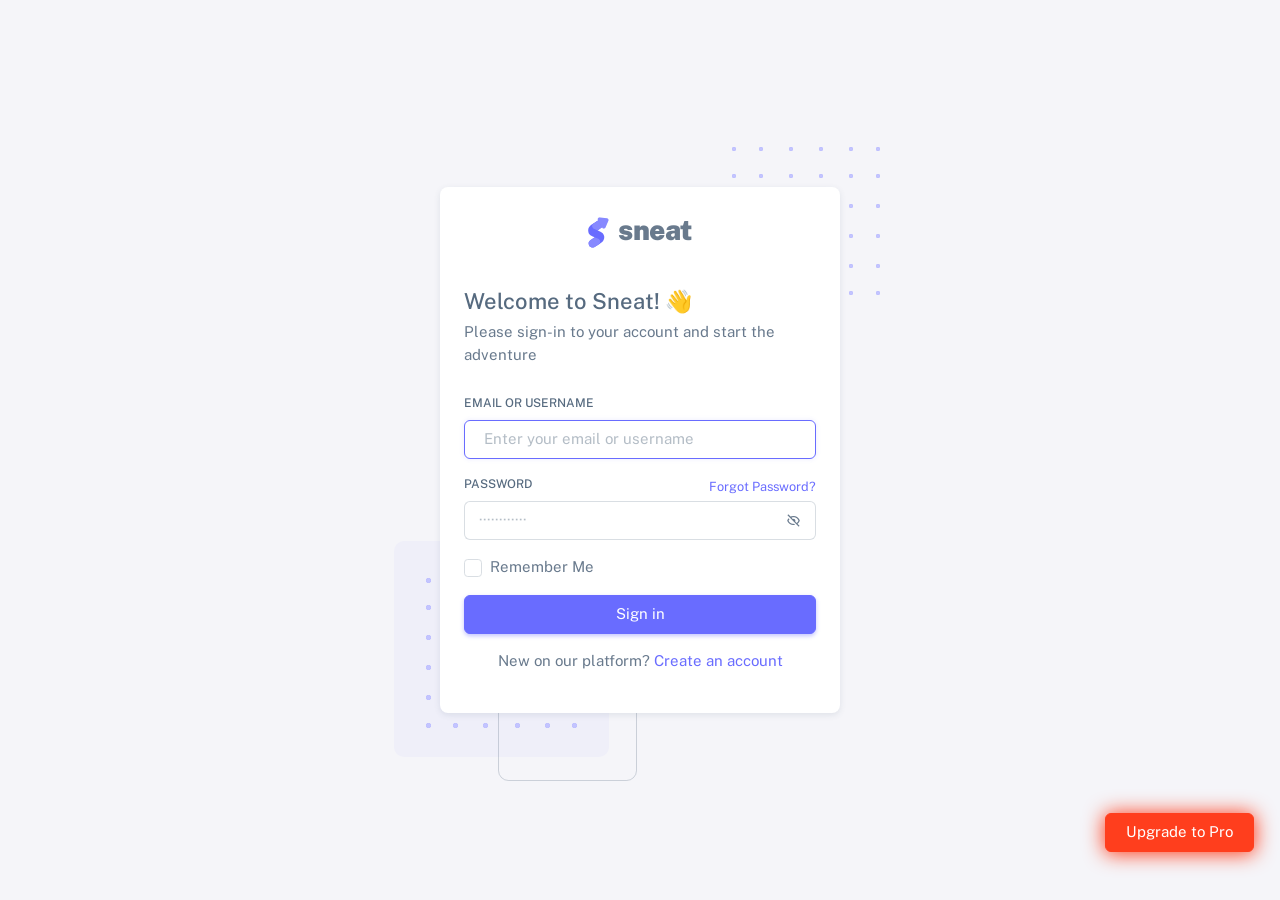
<file: html/auth-login-basic.html>
<!DOCTYPE html>

<!-- =========================================================
* Sneat - Bootstrap 5 HTML Admin Template - Pro | v1.0.0
==============================================================

* Product Page: https://themeselection.com/products/sneat-bootstrap-html-admin-template/
* Created by: ThemeSelection
* License: You must have a valid license purchased in order to legally use the theme for your project.
* Copyright ThemeSelection (https://themeselection.com)

=========================================================
 -->
<!-- beautify ignore:start -->
<html
  lang="en"
  class="light-style customizer-hide"
  dir="ltr"
  data-theme="theme-default"
  data-assets-path="../assets/"
  data-template="vertical-menu-template-free"
>
  <head>
    <meta charset="utf-8" />
    <meta
      name="viewport"
      content="width=device-width, initial-scale=1.0, user-scalable=no, minimum-scale=1.0, maximum-scale=1.0"
    />

    <title>Login Basic - Pages | Sneat - Bootstrap 5 HTML Admin Template - Pro</title>

    <meta name="description" content="" />

    <!-- Favicon -->
    <link rel="icon" type="image/x-icon" href="../assets/img/favicon/favicon.ico" />

    <!-- Fonts -->
    <link rel="preconnect" href="https://fonts.googleapis.com" />
    <link rel="preconnect" href="https://fonts.gstatic.com" crossorigin />
    <link
      href="https://fonts.googleapis.com/css2?family=Public+Sans:ital,wght@0,300;0,400;0,500;0,600;0,700;1,300;1,400;1,500;1,600;1,700&display=swap"
      rel="stylesheet"
    />

    <!-- Icons. Uncomment required icon fonts -->
    <link rel="stylesheet" href="../assets/vendor/fonts/boxicons.css" />

    <!-- Core CSS -->
    <link rel="stylesheet" href="../assets/vendor/css/core.css" class="template-customizer-core-css" />
    <link rel="stylesheet" href="../assets/vendor/css/theme-default.css" class="template-customizer-theme-css" />
    <link rel="stylesheet" href="../assets/css/demo.css" />

    <!-- Vendors CSS -->
    <link rel="stylesheet" href="../assets/vendor/libs/perfect-scrollbar/perfect-scrollbar.css" />

    <!-- Page CSS -->
    <!-- Page -->
    <link rel="stylesheet" href="../assets/vendor/css/pages/page-auth.css" />
    <!-- Helpers -->
    <script src="../assets/vendor/js/helpers.js"></script>

    <!--! Template customizer & Theme config files MUST be included after core stylesheets and helpers.js in the <head> section -->
    <!--? Config:  Mandatory theme config file contain global vars & default theme options, Set your preferred theme option in this file.  -->
    <script src="../assets/js/config.js"></script>
  </head>

  <body>
    <!-- Content -->

    <div class="container-xxl">
      <div class="authentication-wrapper authentication-basic container-p-y">
        <div class="authentication-inner">
          <!-- Register -->
          <div class="card">
            <div class="card-body">
              <!-- Logo -->
              <div class="app-brand justify-content-center">
                <a href="index.html" class="app-brand-link gap-2">
                  <span class="app-brand-logo demo">
                    <svg
                      width="25"
                      viewBox="0 0 25 42"
                      version="1.1"
                      xmlns="http://www.w3.org/2000/svg"
                      xmlns:xlink="http://www.w3.org/1999/xlink"
                    >
                      <defs>
                        <path
                          d="M13.7918663,0.358365126 L3.39788168,7.44174259 C0.566865006,9.69408886 -0.379795268,12.4788597 0.557900856,15.7960551 C0.68998853,16.2305145 1.09562888,17.7872135 3.12357076,19.2293357 C3.8146334,19.7207684 5.32369333,20.3834223 7.65075054,21.2172976 L7.59773219,21.2525164 L2.63468769,24.5493413 C0.445452254,26.3002124 0.0884951797,28.5083815 1.56381646,31.1738486 C2.83770406,32.8170431 5.20850219,33.2640127 7.09180128,32.5391577 C8.347334,32.0559211 11.4559176,30.0011079 16.4175519,26.3747182 C18.0338572,24.4997857 18.6973423,22.4544883 18.4080071,20.2388261 C17.963753,17.5346866 16.1776345,15.5799961 13.0496516,14.3747546 L10.9194936,13.4715819 L18.6192054,7.984237 L13.7918663,0.358365126 Z"
                          id="path-1"
                        ></path>
                        <path
                          d="M5.47320593,6.00457225 C4.05321814,8.216144 4.36334763,10.0722806 6.40359441,11.5729822 C8.61520715,12.571656 10.0999176,13.2171421 10.8577257,13.5094407 L15.5088241,14.433041 L18.6192054,7.984237 C15.5364148,3.11535317 13.9273018,0.573395879 13.7918663,0.358365126 C13.5790555,0.511491653 10.8061687,2.3935607 5.47320593,6.00457225 Z"
                          id="path-3"
                        ></path>
                        <path
                          d="M7.50063644,21.2294429 L12.3234468,23.3159332 C14.1688022,24.7579751 14.397098,26.4880487 13.008334,28.506154 C11.6195701,30.5242593 10.3099883,31.790241 9.07958868,32.3040991 C5.78142938,33.4346997 4.13234973,34 4.13234973,34 C4.13234973,34 2.75489982,33.0538207 2.37032616e-14,31.1614621 C-0.55822714,27.8186216 -0.55822714,26.0572515 -4.05231404e-15,25.8773518 C0.83734071,25.6075023 2.77988457,22.8248993 3.3049379,22.52991 C3.65497346,22.3332504 5.05353963,21.8997614 7.50063644,21.2294429 Z"
                          id="path-4"
                        ></path>
                        <path
                          d="M20.6,7.13333333 L25.6,13.8 C26.2627417,14.6836556 26.0836556,15.9372583 25.2,16.6 C24.8538077,16.8596443 24.4327404,17 24,17 L14,17 C12.8954305,17 12,16.1045695 12,15 C12,14.5672596 12.1403557,14.1461923 12.4,13.8 L17.4,7.13333333 C18.0627417,6.24967773 19.3163444,6.07059163 20.2,6.73333333 C20.3516113,6.84704183 20.4862915,6.981722 20.6,7.13333333 Z"
                          id="path-5"
                        ></path>
                      </defs>
                      <g id="g-app-brand" stroke="none" stroke-width="1" fill="none" fill-rule="evenodd">
                        <g id="Brand-Logo" transform="translate(-27.000000, -15.000000)">
                          <g id="Icon" transform="translate(27.000000, 15.000000)">
                            <g id="Mask" transform="translate(0.000000, 8.000000)">
                              <mask id="mask-2" fill="white">
                                <use xlink:href="#path-1"></use>
                              </mask>
                              <use fill="#696cff" xlink:href="#path-1"></use>
                              <g id="Path-3" mask="url(#mask-2)">
                                <use fill="#696cff" xlink:href="#path-3"></use>
                                <use fill-opacity="0.2" fill="#FFFFFF" xlink:href="#path-3"></use>
                              </g>
                              <g id="Path-4" mask="url(#mask-2)">
                                <use fill="#696cff" xlink:href="#path-4"></use>
                                <use fill-opacity="0.2" fill="#FFFFFF" xlink:href="#path-4"></use>
                              </g>
                            </g>
                            <g
                              id="Triangle"
                              transform="translate(19.000000, 11.000000) rotate(-300.000000) translate(-19.000000, -11.000000) "
                            >
                              <use fill="#696cff" xlink:href="#path-5"></use>
                              <use fill-opacity="0.2" fill="#FFFFFF" xlink:href="#path-5"></use>
                            </g>
                          </g>
                        </g>
                      </g>
                    </svg>
                  </span>
                  <span class="app-brand-text demo text-body fw-bolder">Sneat</span>
                </a>
              </div>
              <!-- /Logo -->
              <h4 class="mb-2">Welcome to Sneat! 👋</h4>
              <p class="mb-4">Please sign-in to your account and start the adventure</p>

              <form id="formAuthentication" class="mb-3" action="index.html" method="POST">
                <div class="mb-3">
                  <label for="email" class="form-label">Email or Username</label>
                  <input
                    type="text"
                    class="form-control"
                    id="email"
                    name="email-username"
                    placeholder="Enter your email or username"
                    autofocus
                  />
                </div>
                <div class="mb-3 form-password-toggle">
                  <div class="d-flex justify-content-between">
                    <label class="form-label" for="password">Password</label>
                    <a href="auth-forgot-password-basic.html">
                      <small>Forgot Password?</small>
                    </a>
                  </div>
                  <div class="input-group input-group-merge">
                    <input
                      type="password"
                      id="password"
                      class="form-control"
                      name="password"
                      placeholder="&#xb7;&#xb7;&#xb7;&#xb7;&#xb7;&#xb7;&#xb7;&#xb7;&#xb7;&#xb7;&#xb7;&#xb7;"
                      aria-describedby="password"
                    />
                    <span class="input-group-text cursor-pointer"><i class="bx bx-hide"></i></span>
                  </div>
                </div>
                <div class="mb-3">
                  <div class="form-check">
                    <input class="form-check-input" type="checkbox" id="remember-me" />
                    <label class="form-check-label" for="remember-me"> Remember Me </label>
                  </div>
                </div>
                <div class="mb-3">
                  <button class="btn btn-primary d-grid w-100" type="submit">Sign in</button>
                </div>
              </form>

              <p class="text-center">
                <span>New on our platform?</span>
                <a href="auth-register-basic.html">
                  <span>Create an account</span>
                </a>
              </p>
            </div>
          </div>
          <!-- /Register -->
        </div>
      </div>
    </div>

    <!-- / Content -->

    <div class="buy-now">
      <a
        href="https://themeselection.com/products/sneat-bootstrap-html-admin-template/"
        target="_blank"
        class="btn btn-danger btn-buy-now"
        >Upgrade to Pro</a
      >
    </div>

    <!-- Core JS -->
    <!-- build:js assets/vendor/js/core.js -->
    <script src="../assets/vendor/libs/jquery/jquery.js"></script>
    <script src="../assets/vendor/libs/popper/popper.js"></script>
    <script src="../assets/vendor/js/bootstrap.js"></script>
    <script src="../assets/vendor/libs/perfect-scrollbar/perfect-scrollbar.js"></script>

    <script src="../assets/vendor/js/menu.js"></script>
    <!-- endbuild -->

    <!-- Vendors JS -->

    <!-- Main JS -->
    <script src="../assets/js/main.js"></script>

    <!-- Page JS -->

    <!-- Place this tag in your head or just before your close body tag. -->
    <script async defer src="https://buttons.github.io/buttons.js"></script>
  </body>
</html>
</file>
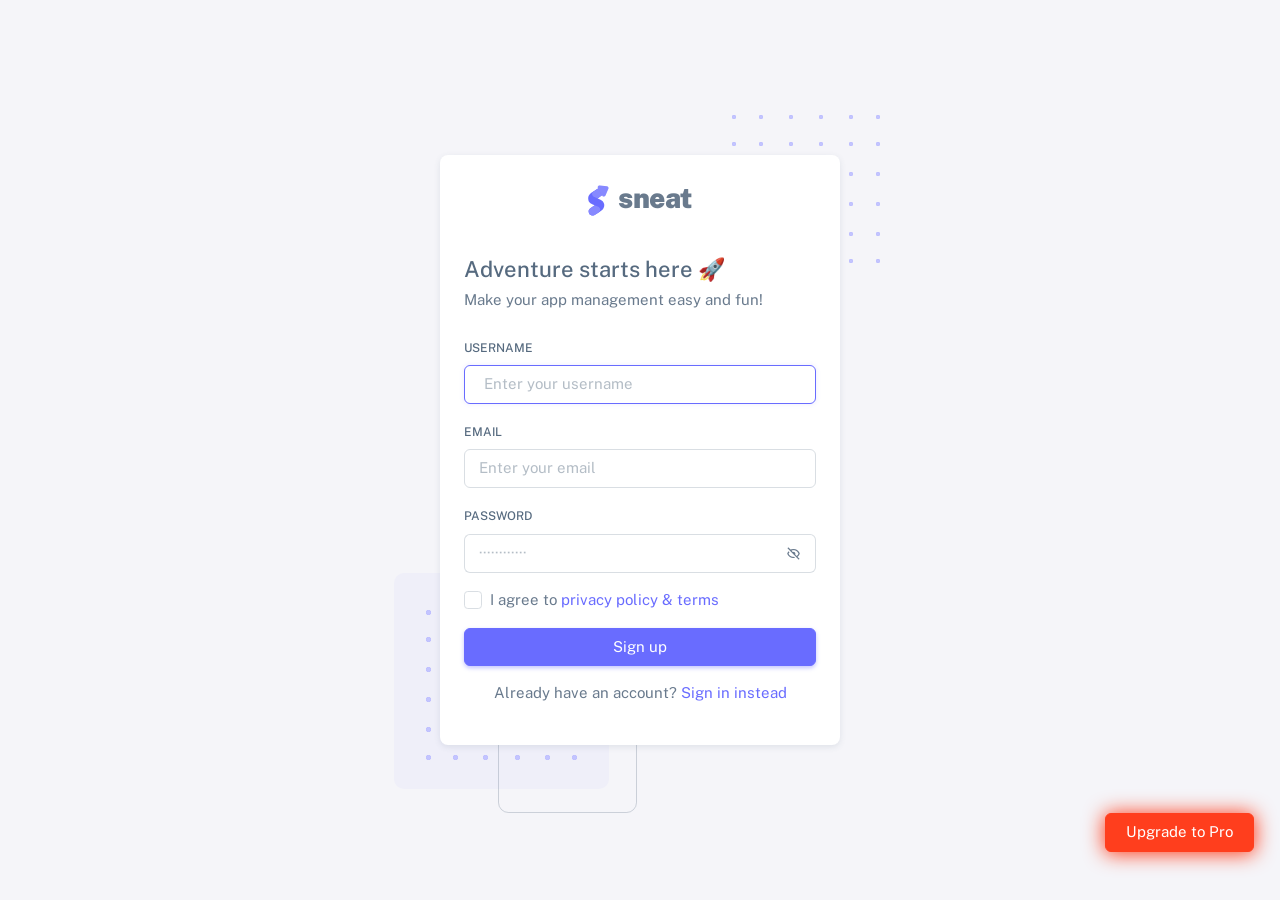
<file: html/auth-register-basic.html>
<!DOCTYPE html>

<!-- =========================================================
* Sneat - Bootstrap 5 HTML Admin Template - Pro | v1.0.0
==============================================================

* Product Page: https://themeselection.com/products/sneat-bootstrap-html-admin-template/
* Created by: ThemeSelection
* License: You must have a valid license purchased in order to legally use the theme for your project.
* Copyright ThemeSelection (https://themeselection.com)

=========================================================
 -->
<!-- beautify ignore:start -->
<html
  lang="en"
  class="light-style customizer-hide"
  dir="ltr"
  data-theme="theme-default"
  data-assets-path="../assets/"
  data-template="vertical-menu-template-free"
>
  <head>
    <meta charset="utf-8" />
    <meta
      name="viewport"
      content="width=device-width, initial-scale=1.0, user-scalable=no, minimum-scale=1.0, maximum-scale=1.0"
    />

    <title>Register Basic - Pages | Sneat - Bootstrap 5 HTML Admin Template - Pro</title>

    <meta name="description" content="" />

    <!-- Favicon -->
    <link rel="icon" type="image/x-icon" href="../assets/img/favicon/favicon.ico" />

    <!-- Fonts -->
    <link rel="preconnect" href="https://fonts.googleapis.com" />
    <link rel="preconnect" href="https://fonts.gstatic.com" crossorigin />
    <link
      href="https://fonts.googleapis.com/css2?family=Public+Sans:ital,wght@0,300;0,400;0,500;0,600;0,700;1,300;1,400;1,500;1,600;1,700&display=swap"
      rel="stylesheet"
    />

    <!-- Icons. Uncomment required icon fonts -->
    <link rel="stylesheet" href="../assets/vendor/fonts/boxicons.css" />

    <!-- Core CSS -->
    <link rel="stylesheet" href="../assets/vendor/css/core.css" class="template-customizer-core-css" />
    <link rel="stylesheet" href="../assets/vendor/css/theme-default.css" class="template-customizer-theme-css" />
    <link rel="stylesheet" href="../assets/css/demo.css" />

    <!-- Vendors CSS -->
    <link rel="stylesheet" href="../assets/vendor/libs/perfect-scrollbar/perfect-scrollbar.css" />

    <!-- Page CSS -->
    <!-- Page -->
    <link rel="stylesheet" href="../assets/vendor/css/pages/page-auth.css" />
    <!-- Helpers -->
    <script src="../assets/vendor/js/helpers.js"></script>

    <!--! Template customizer & Theme config files MUST be included after core stylesheets and helpers.js in the <head> section -->
    <!--? Config:  Mandatory theme config file contain global vars & default theme options, Set your preferred theme option in this file.  -->
    <script src="../assets/js/config.js"></script>
  </head>

  <body>
    <!-- Content -->

    <div class="container-xxl">
      <div class="authentication-wrapper authentication-basic container-p-y">
        <div class="authentication-inner">
          <!-- Register Card -->
          <div class="card">
            <div class="card-body">
              <!-- Logo -->
              <div class="app-brand justify-content-center">
                <a href="index.html" class="app-brand-link gap-2">
                  <span class="app-brand-logo demo">
                    <svg
                      width="25"
                      viewBox="0 0 25 42"
                      version="1.1"
                      xmlns="http://www.w3.org/2000/svg"
                      xmlns:xlink="http://www.w3.org/1999/xlink"
                    >
                      <defs>
                        <path
                          d="M13.7918663,0.358365126 L3.39788168,7.44174259 C0.566865006,9.69408886 -0.379795268,12.4788597 0.557900856,15.7960551 C0.68998853,16.2305145 1.09562888,17.7872135 3.12357076,19.2293357 C3.8146334,19.7207684 5.32369333,20.3834223 7.65075054,21.2172976 L7.59773219,21.2525164 L2.63468769,24.5493413 C0.445452254,26.3002124 0.0884951797,28.5083815 1.56381646,31.1738486 C2.83770406,32.8170431 5.20850219,33.2640127 7.09180128,32.5391577 C8.347334,32.0559211 11.4559176,30.0011079 16.4175519,26.3747182 C18.0338572,24.4997857 18.6973423,22.4544883 18.4080071,20.2388261 C17.963753,17.5346866 16.1776345,15.5799961 13.0496516,14.3747546 L10.9194936,13.4715819 L18.6192054,7.984237 L13.7918663,0.358365126 Z"
                          id="path-1"
                        ></path>
                        <path
                          d="M5.47320593,6.00457225 C4.05321814,8.216144 4.36334763,10.0722806 6.40359441,11.5729822 C8.61520715,12.571656 10.0999176,13.2171421 10.8577257,13.5094407 L15.5088241,14.433041 L18.6192054,7.984237 C15.5364148,3.11535317 13.9273018,0.573395879 13.7918663,0.358365126 C13.5790555,0.511491653 10.8061687,2.3935607 5.47320593,6.00457225 Z"
                          id="path-3"
                        ></path>
                        <path
                          d="M7.50063644,21.2294429 L12.3234468,23.3159332 C14.1688022,24.7579751 14.397098,26.4880487 13.008334,28.506154 C11.6195701,30.5242593 10.3099883,31.790241 9.07958868,32.3040991 C5.78142938,33.4346997 4.13234973,34 4.13234973,34 C4.13234973,34 2.75489982,33.0538207 2.37032616e-14,31.1614621 C-0.55822714,27.8186216 -0.55822714,26.0572515 -4.05231404e-15,25.8773518 C0.83734071,25.6075023 2.77988457,22.8248993 3.3049379,22.52991 C3.65497346,22.3332504 5.05353963,21.8997614 7.50063644,21.2294429 Z"
                          id="path-4"
                        ></path>
                        <path
                          d="M20.6,7.13333333 L25.6,13.8 C26.2627417,14.6836556 26.0836556,15.9372583 25.2,16.6 C24.8538077,16.8596443 24.4327404,17 24,17 L14,17 C12.8954305,17 12,16.1045695 12,15 C12,14.5672596 12.1403557,14.1461923 12.4,13.8 L17.4,7.13333333 C18.0627417,6.24967773 19.3163444,6.07059163 20.2,6.73333333 C20.3516113,6.84704183 20.4862915,6.981722 20.6,7.13333333 Z"
                          id="path-5"
                        ></path>
                      </defs>
                      <g id="g-app-brand" stroke="none" stroke-width="1" fill="none" fill-rule="evenodd">
                        <g id="Brand-Logo" transform="translate(-27.000000, -15.000000)">
                          <g id="Icon" transform="translate(27.000000, 15.000000)">
                            <g id="Mask" transform="translate(0.000000, 8.000000)">
                              <mask id="mask-2" fill="white">
                                <use xlink:href="#path-1"></use>
                              </mask>
                              <use fill="#696cff" xlink:href="#path-1"></use>
                              <g id="Path-3" mask="url(#mask-2)">
                                <use fill="#696cff" xlink:href="#path-3"></use>
                                <use fill-opacity="0.2" fill="#FFFFFF" xlink:href="#path-3"></use>
                              </g>
                              <g id="Path-4" mask="url(#mask-2)">
                                <use fill="#696cff" xlink:href="#path-4"></use>
                                <use fill-opacity="0.2" fill="#FFFFFF" xlink:href="#path-4"></use>
                              </g>
                            </g>
                            <g
                              id="Triangle"
                              transform="translate(19.000000, 11.000000) rotate(-300.000000) translate(-19.000000, -11.000000) "
                            >
                              <use fill="#696cff" xlink:href="#path-5"></use>
                              <use fill-opacity="0.2" fill="#FFFFFF" xlink:href="#path-5"></use>
                            </g>
                          </g>
                        </g>
                      </g>
                    </svg>
                  </span>
                  <span class="app-brand-text demo text-body fw-bolder">Sneat</span>
                </a>
              </div>
              <!-- /Logo -->
              <h4 class="mb-2">Adventure starts here 🚀</h4>
              <p class="mb-4">Make your app management easy and fun!</p>

              <form id="formAuthentication" class="mb-3" action="index.html" method="POST">
                <div class="mb-3">
                  <label for="username" class="form-label">Username</label>
                  <input
                    type="text"
                    class="form-control"
                    id="username"
                    name="username"
                    placeholder="Enter your username"
                    autofocus
                  />
                </div>
                <div class="mb-3">
                  <label for="email" class="form-label">Email</label>
                  <input type="text" class="form-control" id="email" name="email" placeholder="Enter your email" />
                </div>
                <div class="mb-3 form-password-toggle">
                  <label class="form-label" for="password">Password</label>
                  <div class="input-group input-group-merge">
                    <input
                      type="password"
                      id="password"
                      class="form-control"
                      name="password"
                      placeholder="&#xb7;&#xb7;&#xb7;&#xb7;&#xb7;&#xb7;&#xb7;&#xb7;&#xb7;&#xb7;&#xb7;&#xb7;"
                      aria-describedby="password"
                    />
                    <span class="input-group-text cursor-pointer"><i class="bx bx-hide"></i></span>
                  </div>
                </div>

                <div class="mb-3">
                  <div class="form-check">
                    <input class="form-check-input" type="checkbox" id="terms-conditions" name="terms" />
                    <label class="form-check-label" for="terms-conditions">
                      I agree to
                      <a href="javascript:void(0);">privacy policy & terms</a>
                    </label>
                  </div>
                </div>
                <button class="btn btn-primary d-grid w-100">Sign up</button>
              </form>

              <p class="text-center">
                <span>Already have an account?</span>
                <a href="auth-login-basic.html">
                  <span>Sign in instead</span>
                </a>
              </p>
            </div>
          </div>
          <!-- Register Card -->
        </div>
      </div>
    </div>

    <!-- / Content -->

    <div class="buy-now">
      <a
        href="https://themeselection.com/products/sneat-bootstrap-html-admin-template/"
        target="_blank"
        class="btn btn-danger btn-buy-now"
        >Upgrade to Pro</a
      >
    </div>

    <!-- Core JS -->
    <!-- build:js assets/vendor/js/core.js -->
    <script src="../assets/vendor/libs/jquery/jquery.js"></script>
    <script src="../assets/vendor/libs/popper/popper.js"></script>
    <script src="../assets/vendor/js/bootstrap.js"></script>
    <script src="../assets/vendor/libs/perfect-scrollbar/perfect-scrollbar.js"></script>

    <script src="../assets/vendor/js/menu.js"></script>
    <!-- endbuild -->

    <!-- Vendors JS -->

    <!-- Main JS -->
    <script src="../assets/js/main.js"></script>

    <!-- Page JS -->

    <!-- Place this tag in your head or just before your close body tag. -->
    <script async defer src="https://buttons.github.io/buttons.js"></script>
  </body>
</html>
</file>
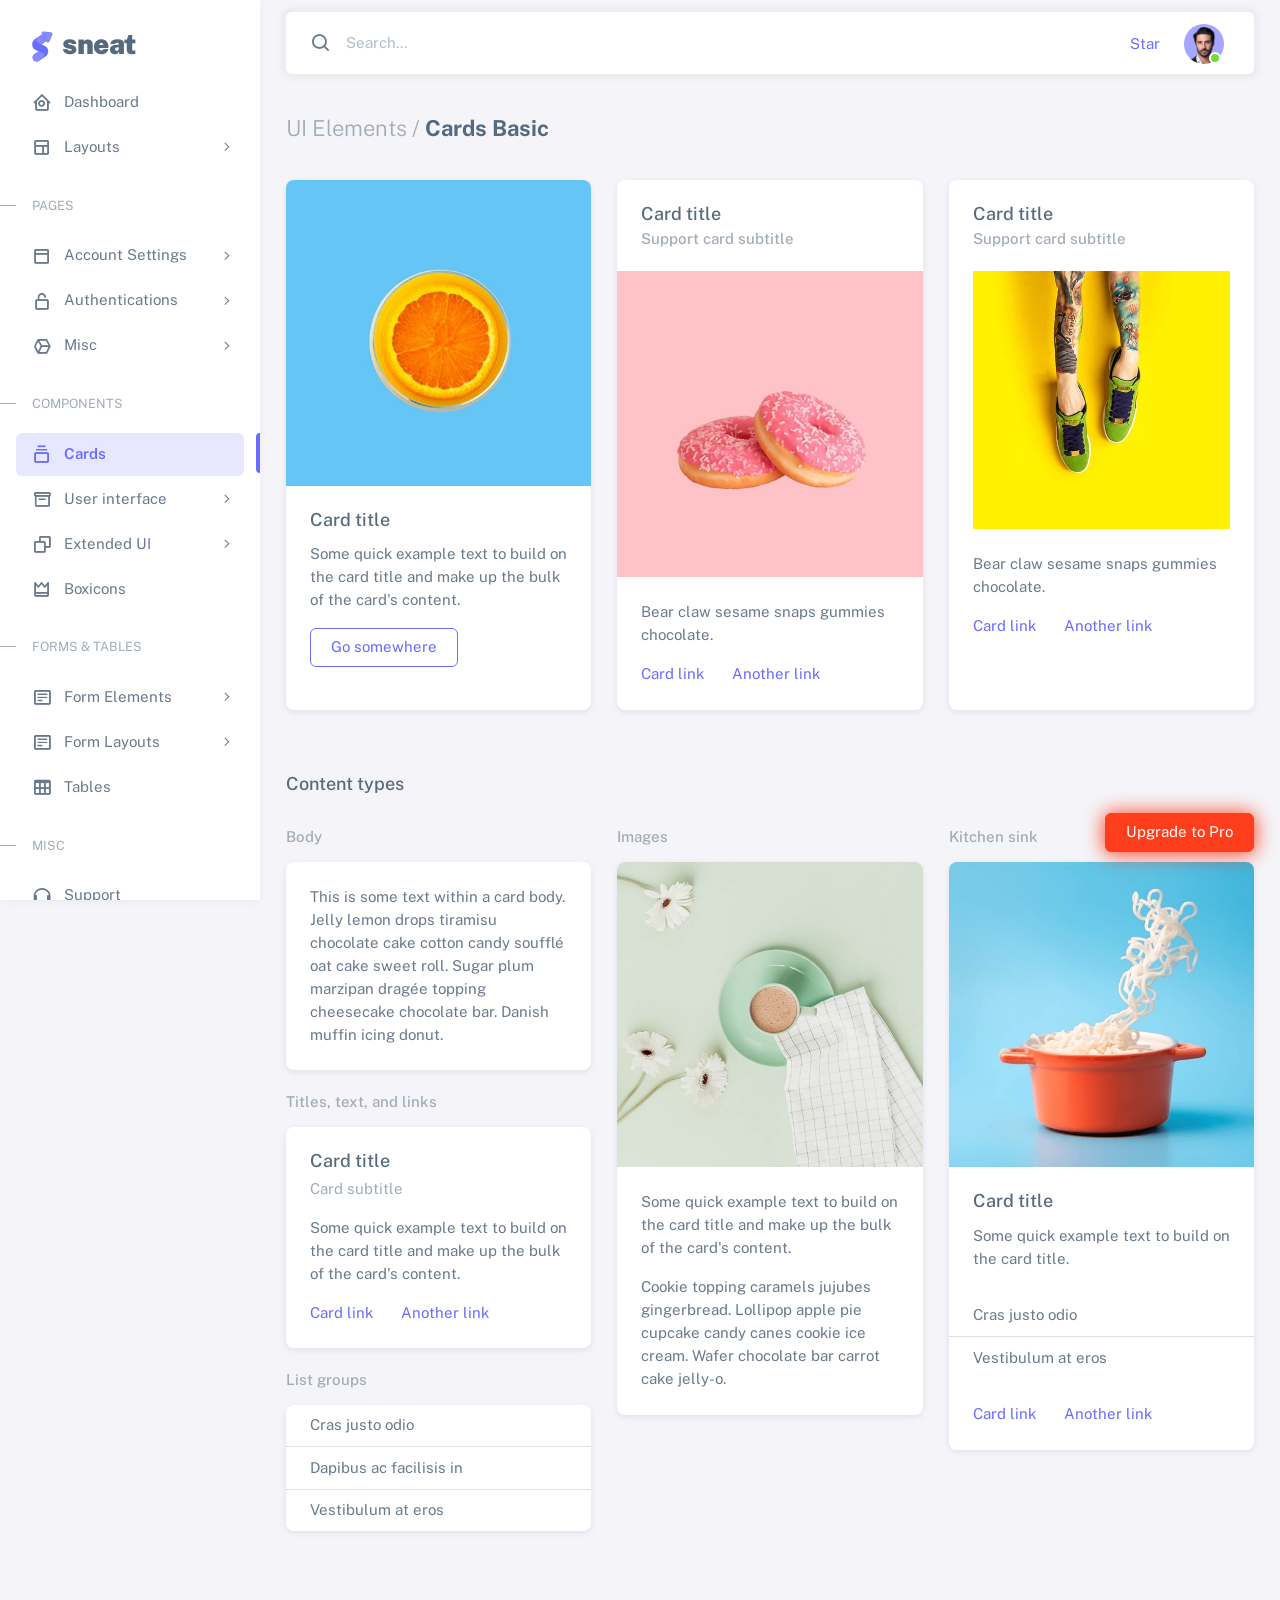
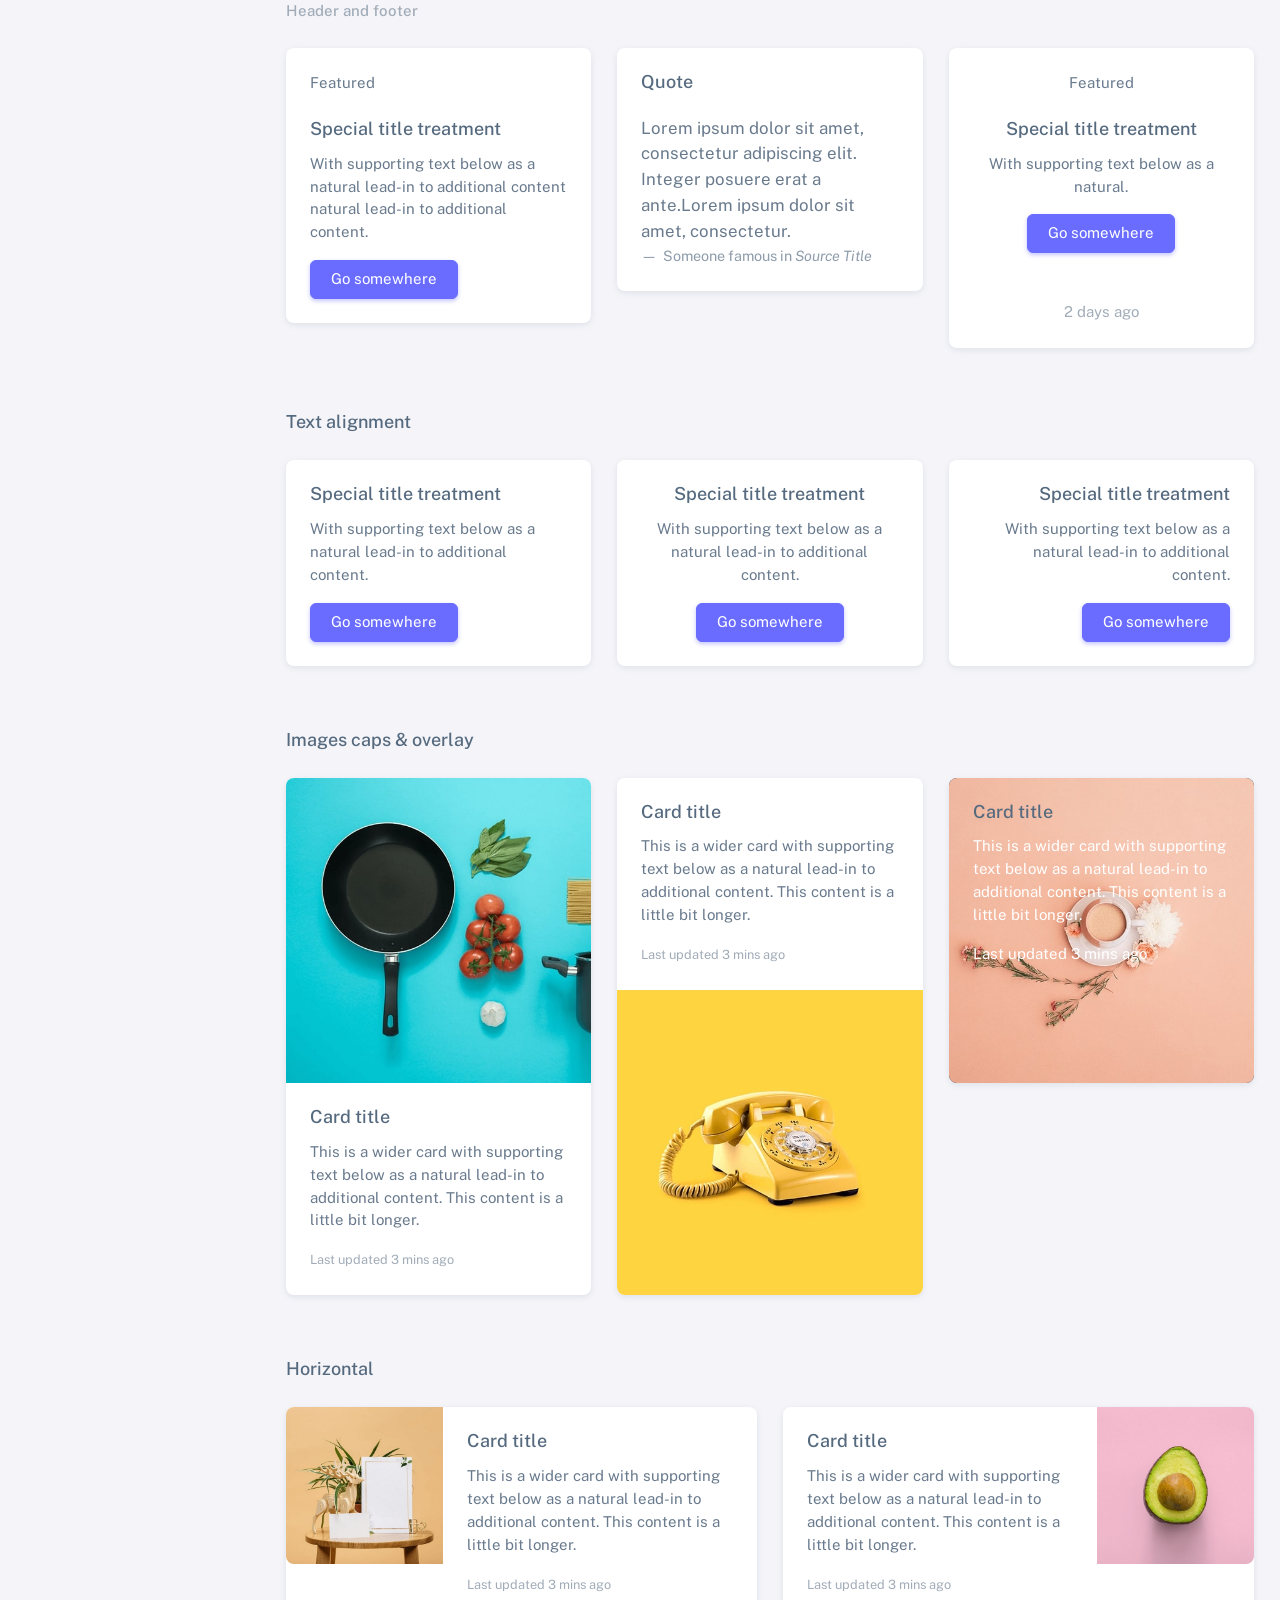
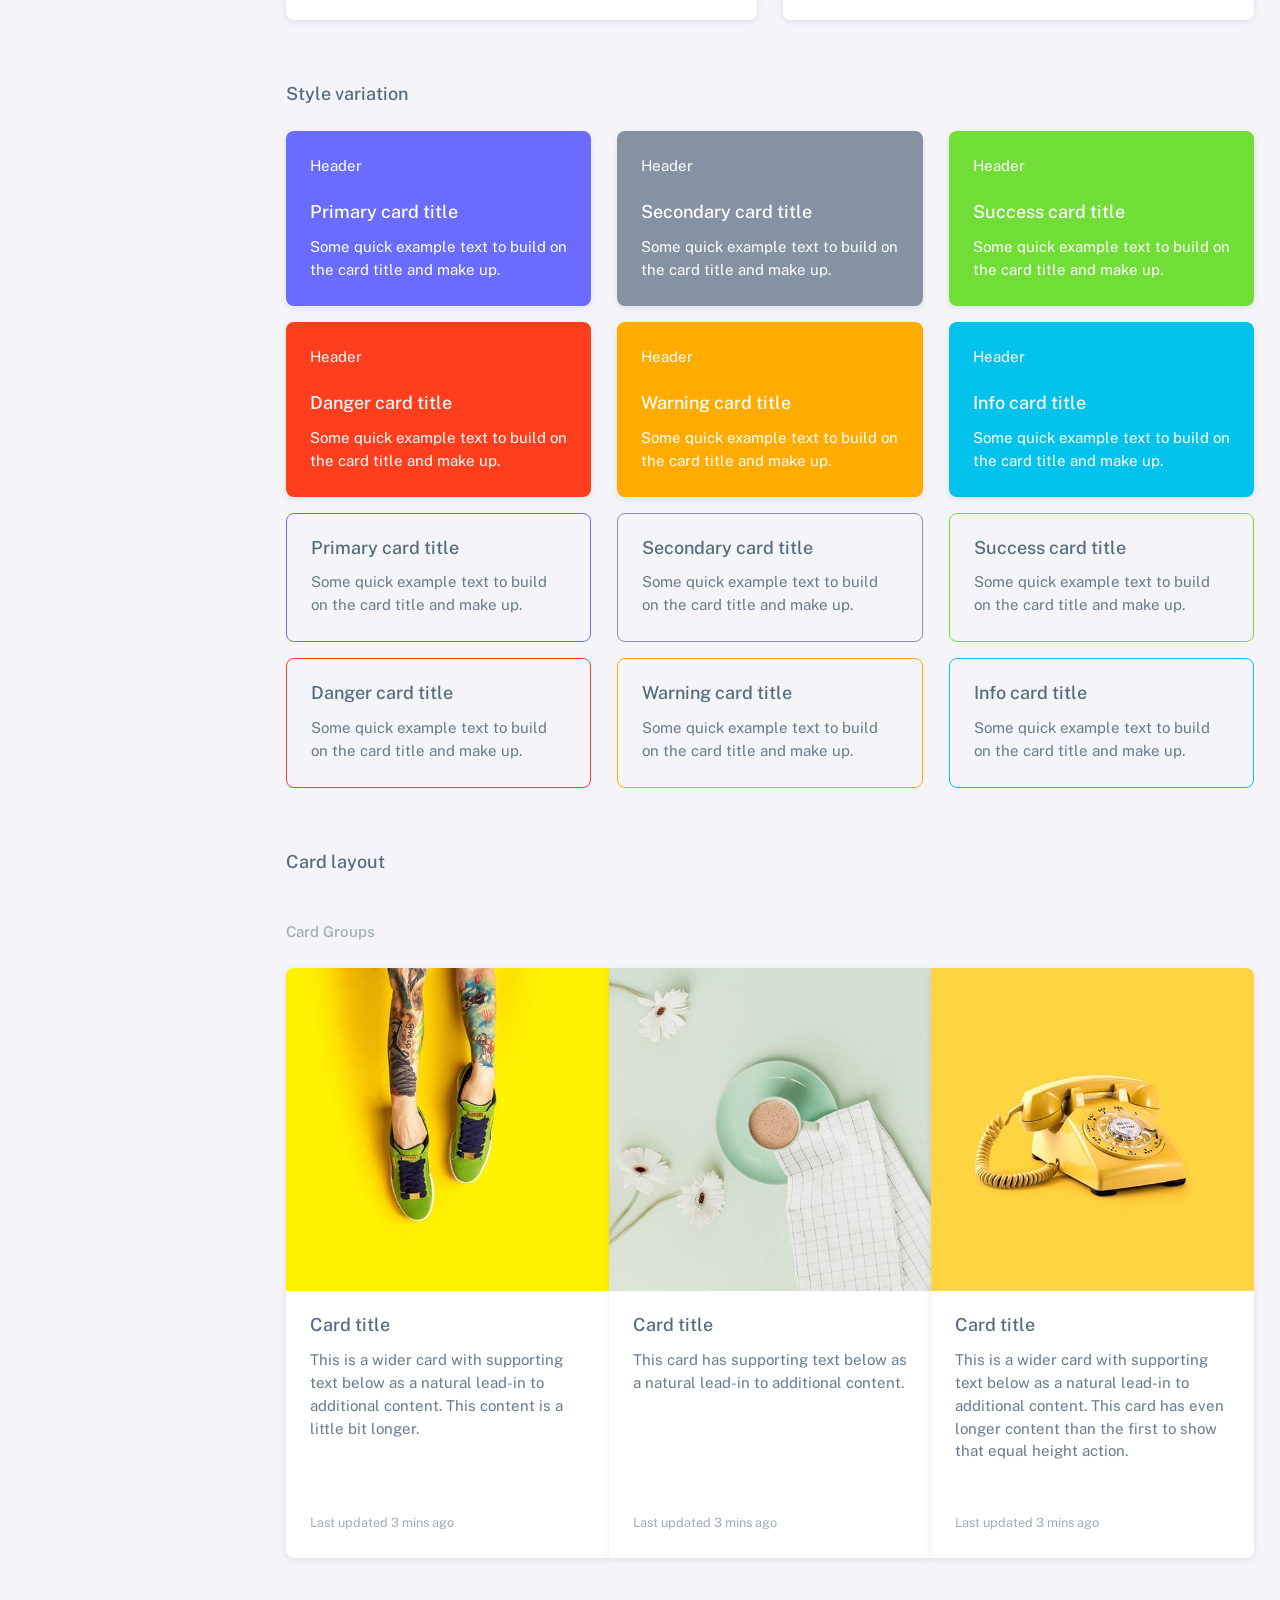
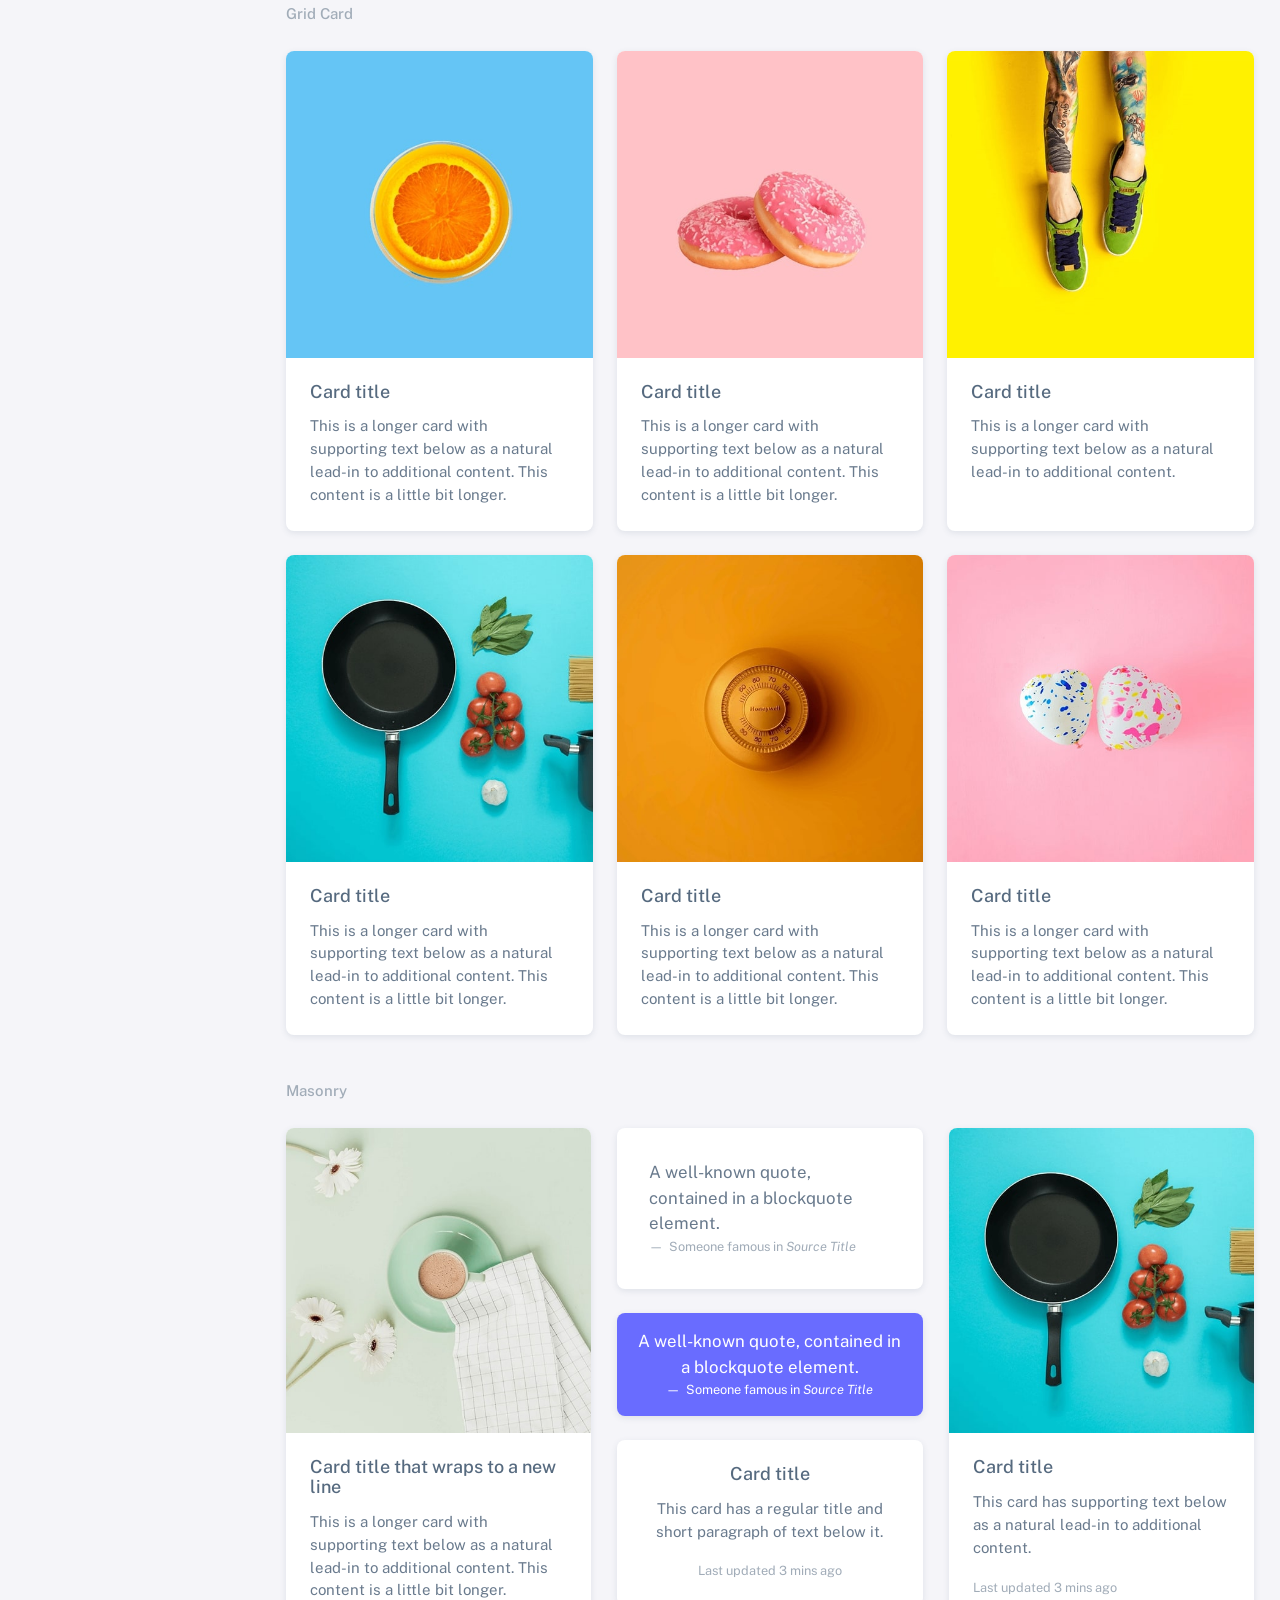
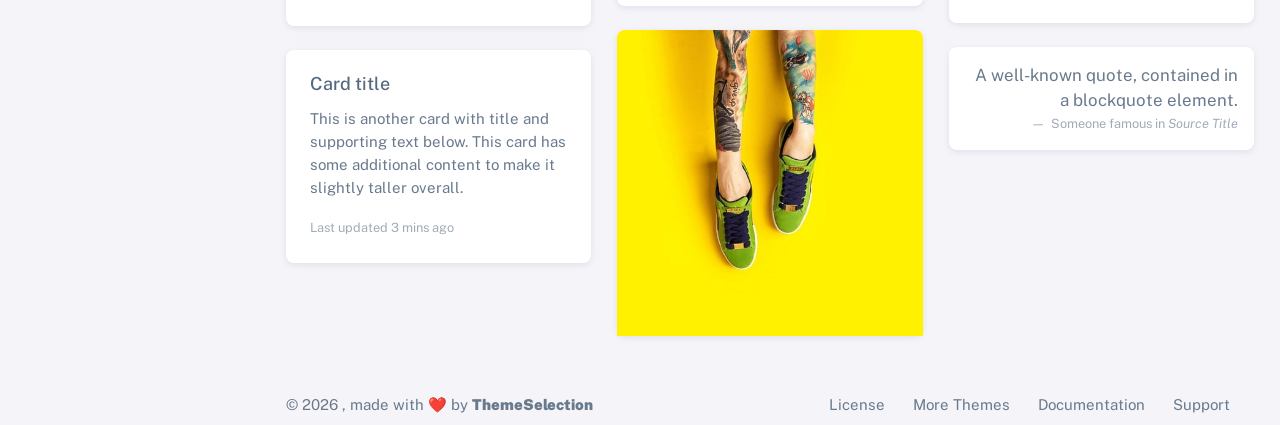
<file: html/cards-basic.html>
<!DOCTYPE html>

<!-- =========================================================
* Sneat - Bootstrap 5 HTML Admin Template - Pro | v1.0.0
==============================================================

* Product Page: https://themeselection.com/products/sneat-bootstrap-html-admin-template/
* Created by: ThemeSelection
* License: You must have a valid license purchased in order to legally use the theme for your project.
* Copyright ThemeSelection (https://themeselection.com)

=========================================================
 -->
<!-- beautify ignore:start -->
<html
  lang="en"
  class="light-style layout-menu-fixed"
  dir="ltr"
  data-theme="theme-default"
  data-assets-path="../assets/"
  data-template="vertical-menu-template-free"
>
  <head>
    <meta charset="utf-8" />
    <meta
      name="viewport"
      content="width=device-width, initial-scale=1.0, user-scalable=no, minimum-scale=1.0, maximum-scale=1.0"
    />

    <title>Cards basic - UI elements | Sneat - Bootstrap 5 HTML Admin Template - Pro</title>

    <meta name="description" content="" />

    <!-- Favicon -->
    <link rel="icon" type="image/x-icon" href="../assets/img/favicon/favicon.ico" />

    <!-- Fonts -->
    <link rel="preconnect" href="https://fonts.googleapis.com" />
    <link rel="preconnect" href="https://fonts.gstatic.com" crossorigin />
    <link
      href="https://fonts.googleapis.com/css2?family=Public+Sans:ital,wght@0,300;0,400;0,500;0,600;0,700;1,300;1,400;1,500;1,600;1,700&display=swap"
      rel="stylesheet"
    />

    <!-- Icons. Uncomment required icon fonts -->
    <link rel="stylesheet" href="../assets/vendor/fonts/boxicons.css" />

    <!-- Core CSS -->
    <link rel="stylesheet" href="../assets/vendor/css/core.css" class="template-customizer-core-css" />
    <link rel="stylesheet" href="../assets/vendor/css/theme-default.css" class="template-customizer-theme-css" />
    <link rel="stylesheet" href="../assets/css/demo.css" />

    <!-- Vendors CSS -->
    <link rel="stylesheet" href="../assets/vendor/libs/perfect-scrollbar/perfect-scrollbar.css" />

    <!-- Page CSS -->

    <!-- Helpers -->
    <script src="../assets/vendor/js/helpers.js"></script>

    <!--! Template customizer & Theme config files MUST be included after core stylesheets and helpers.js in the <head> section -->
    <!--? Config:  Mandatory theme config file contain global vars & default theme options, Set your preferred theme option in this file.  -->
    <script src="../assets/js/config.js"></script>
  </head>

  <body>
    <!-- Layout wrapper -->
    <div class="layout-wrapper layout-content-navbar">
      <div class="layout-container">
        <!-- Menu -->

        <aside id="layout-menu" class="layout-menu menu-vertical menu bg-menu-theme">
          <div class="app-brand demo">
            <a href="index.html" class="app-brand-link">
              <span class="app-brand-logo demo">
                <svg
                  width="25"
                  viewBox="0 0 25 42"
                  version="1.1"
                  xmlns="http://www.w3.org/2000/svg"
                  xmlns:xlink="http://www.w3.org/1999/xlink"
                >
                  <defs>
                    <path
                      d="M13.7918663,0.358365126 L3.39788168,7.44174259 C0.566865006,9.69408886 -0.379795268,12.4788597 0.557900856,15.7960551 C0.68998853,16.2305145 1.09562888,17.7872135 3.12357076,19.2293357 C3.8146334,19.7207684 5.32369333,20.3834223 7.65075054,21.2172976 L7.59773219,21.2525164 L2.63468769,24.5493413 C0.445452254,26.3002124 0.0884951797,28.5083815 1.56381646,31.1738486 C2.83770406,32.8170431 5.20850219,33.2640127 7.09180128,32.5391577 C8.347334,32.0559211 11.4559176,30.0011079 16.4175519,26.3747182 C18.0338572,24.4997857 18.6973423,22.4544883 18.4080071,20.2388261 C17.963753,17.5346866 16.1776345,15.5799961 13.0496516,14.3747546 L10.9194936,13.4715819 L18.6192054,7.984237 L13.7918663,0.358365126 Z"
                      id="path-1"
                    ></path>
                    <path
                      d="M5.47320593,6.00457225 C4.05321814,8.216144 4.36334763,10.0722806 6.40359441,11.5729822 C8.61520715,12.571656 10.0999176,13.2171421 10.8577257,13.5094407 L15.5088241,14.433041 L18.6192054,7.984237 C15.5364148,3.11535317 13.9273018,0.573395879 13.7918663,0.358365126 C13.5790555,0.511491653 10.8061687,2.3935607 5.47320593,6.00457225 Z"
                      id="path-3"
                    ></path>
                    <path
                      d="M7.50063644,21.2294429 L12.3234468,23.3159332 C14.1688022,24.7579751 14.397098,26.4880487 13.008334,28.506154 C11.6195701,30.5242593 10.3099883,31.790241 9.07958868,32.3040991 C5.78142938,33.4346997 4.13234973,34 4.13234973,34 C4.13234973,34 2.75489982,33.0538207 2.37032616e-14,31.1614621 C-0.55822714,27.8186216 -0.55822714,26.0572515 -4.05231404e-15,25.8773518 C0.83734071,25.6075023 2.77988457,22.8248993 3.3049379,22.52991 C3.65497346,22.3332504 5.05353963,21.8997614 7.50063644,21.2294429 Z"
                      id="path-4"
                    ></path>
                    <path
                      d="M20.6,7.13333333 L25.6,13.8 C26.2627417,14.6836556 26.0836556,15.9372583 25.2,16.6 C24.8538077,16.8596443 24.4327404,17 24,17 L14,17 C12.8954305,17 12,16.1045695 12,15 C12,14.5672596 12.1403557,14.1461923 12.4,13.8 L17.4,7.13333333 C18.0627417,6.24967773 19.3163444,6.07059163 20.2,6.73333333 C20.3516113,6.84704183 20.4862915,6.981722 20.6,7.13333333 Z"
                      id="path-5"
                    ></path>
                  </defs>
                  <g id="g-app-brand" stroke="none" stroke-width="1" fill="none" fill-rule="evenodd">
                    <g id="Brand-Logo" transform="translate(-27.000000, -15.000000)">
                      <g id="Icon" transform="translate(27.000000, 15.000000)">
                        <g id="Mask" transform="translate(0.000000, 8.000000)">
                          <mask id="mask-2" fill="white">
                            <use xlink:href="#path-1"></use>
                          </mask>
                          <use fill="#696cff" xlink:href="#path-1"></use>
                          <g id="Path-3" mask="url(#mask-2)">
                            <use fill="#696cff" xlink:href="#path-3"></use>
                            <use fill-opacity="0.2" fill="#FFFFFF" xlink:href="#path-3"></use>
                          </g>
                          <g id="Path-4" mask="url(#mask-2)">
                            <use fill="#696cff" xlink:href="#path-4"></use>
                            <use fill-opacity="0.2" fill="#FFFFFF" xlink:href="#path-4"></use>
                          </g>
                        </g>
                        <g
                          id="Triangle"
                          transform="translate(19.000000, 11.000000) rotate(-300.000000) translate(-19.000000, -11.000000) "
                        >
                          <use fill="#696cff" xlink:href="#path-5"></use>
                          <use fill-opacity="0.2" fill="#FFFFFF" xlink:href="#path-5"></use>
                        </g>
                      </g>
                    </g>
                  </g>
                </svg>
              </span>
              <span class="app-brand-text demo menu-text fw-bolder ms-2">Sneat</span>
            </a>

            <a href="javascript:void(0);" class="layout-menu-toggle menu-link text-large ms-auto d-block d-xl-none">
              <i class="bx bx-chevron-left bx-sm align-middle"></i>
            </a>
          </div>

          <div class="menu-inner-shadow"></div>

          <ul class="menu-inner py-1">
            <!-- Dashboard -->
            <li class="menu-item">
              <a href="index.html" class="menu-link">
                <i class="menu-icon tf-icons bx bx-home-circle"></i>
                <div data-i18n="Analytics">Dashboard</div>
              </a>
            </li>

            <!-- Layouts -->
            <li class="menu-item">
              <a href="javascript:void(0);" class="menu-link menu-toggle">
                <i class="menu-icon tf-icons bx bx-layout"></i>
                <div data-i18n="Layouts">Layouts</div>
              </a>

              <ul class="menu-sub">
                <li class="menu-item">
                  <a href="layouts-without-menu.html" class="menu-link">
                    <div data-i18n="Without menu">Without menu</div>
                  </a>
                </li>
                <li class="menu-item">
                  <a href="layouts-without-navbar.html" class="menu-link">
                    <div data-i18n="Without navbar">Without navbar</div>
                  </a>
                </li>
                <li class="menu-item">
                  <a href="layouts-container.html" class="menu-link">
                    <div data-i18n="Container">Container</div>
                  </a>
                </li>
                <li class="menu-item">
                  <a href="layouts-fluid.html" class="menu-link">
                    <div data-i18n="Fluid">Fluid</div>
                  </a>
                </li>
                <li class="menu-item">
                  <a href="layouts-blank.html" class="menu-link">
                    <div data-i18n="Blank">Blank</div>
                  </a>
                </li>
              </ul>
            </li>

            <li class="menu-header small text-uppercase">
              <span class="menu-header-text">Pages</span>
            </li>
            <li class="menu-item">
              <a href="javascript:void(0);" class="menu-link menu-toggle">
                <i class="menu-icon tf-icons bx bx-dock-top"></i>
                <div data-i18n="Account Settings">Account Settings</div>
              </a>
              <ul class="menu-sub">
                <li class="menu-item">
                  <a href="pages-account-settings-account.html" class="menu-link">
                    <div data-i18n="Account">Account</div>
                  </a>
                </li>
                <li class="menu-item">
                  <a href="pages-account-settings-notifications.html" class="menu-link">
                    <div data-i18n="Notifications">Notifications</div>
                  </a>
                </li>
                <li class="menu-item">
                  <a href="pages-account-settings-connections.html" class="menu-link">
                    <div data-i18n="Connections">Connections</div>
                  </a>
                </li>
              </ul>
            </li>
            <li class="menu-item">
              <a href="javascript:void(0);" class="menu-link menu-toggle">
                <i class="menu-icon tf-icons bx bx-lock-open-alt"></i>
                <div data-i18n="Authentications">Authentications</div>
              </a>
              <ul class="menu-sub">
                <li class="menu-item">
                  <a href="auth-login-basic.html" class="menu-link" target="_blank">
                    <div data-i18n="Basic">Login</div>
                  </a>
                </li>
                <li class="menu-item">
                  <a href="auth-register-basic.html" class="menu-link" target="_blank">
                    <div data-i18n="Basic">Register</div>
                  </a>
                </li>
                <li class="menu-item">
                  <a href="auth-forgot-password-basic.html" class="menu-link" target="_blank">
                    <div data-i18n="Basic">Forgot Password</div>
                  </a>
                </li>
              </ul>
            </li>
            <li class="menu-item">
              <a href="javascript:void(0);" class="menu-link menu-toggle">
                <i class="menu-icon tf-icons bx bx-cube-alt"></i>
                <div data-i18n="Misc">Misc</div>
              </a>
              <ul class="menu-sub">
                <li class="menu-item">
                  <a href="pages-misc-error.html" class="menu-link">
                    <div data-i18n="Error">Error</div>
                  </a>
                </li>
                <li class="menu-item">
                  <a href="pages-misc-under-maintenance.html" class="menu-link">
                    <div data-i18n="Under Maintenance">Under Maintenance</div>
                  </a>
                </li>
              </ul>
            </li>
            <!-- Components -->
            <li class="menu-header small text-uppercase"><span class="menu-header-text">Components</span></li>
            <!-- Cards -->
            <li class="menu-item active">
              <a href="cards-basic.html" class="menu-link">
                <i class="menu-icon tf-icons bx bx-collection"></i>
                <div data-i18n="Basic">Cards</div>
              </a>
            </li>
            <!-- User interface -->
            <li class="menu-item">
              <a href="javascript:void(0)" class="menu-link menu-toggle">
                <i class="menu-icon tf-icons bx bx-box"></i>
                <div data-i18n="User interface">User interface</div>
              </a>
              <ul class="menu-sub">
                <li class="menu-item">
                  <a href="ui-accordion.html" class="menu-link">
                    <div data-i18n="Accordion">Accordion</div>
                  </a>
                </li>
                <li class="menu-item">
                  <a href="ui-alerts.html" class="menu-link">
                    <div data-i18n="Alerts">Alerts</div>
                  </a>
                </li>
                <li class="menu-item">
                  <a href="ui-badges.html" class="menu-link">
                    <div data-i18n="Badges">Badges</div>
                  </a>
                </li>
                <li class="menu-item">
                  <a href="ui-buttons.html" class="menu-link">
                    <div data-i18n="Buttons">Buttons</div>
                  </a>
                </li>
                <li class="menu-item">
                  <a href="ui-carousel.html" class="menu-link">
                    <div data-i18n="Carousel">Carousel</div>
                  </a>
                </li>
                <li class="menu-item">
                  <a href="ui-collapse.html" class="menu-link">
                    <div data-i18n="Collapse">Collapse</div>
                  </a>
                </li>
                <li class="menu-item">
                  <a href="ui-dropdowns.html" class="menu-link">
                    <div data-i18n="Dropdowns">Dropdowns</div>
                  </a>
                </li>
                <li class="menu-item">
                  <a href="ui-footer.html" class="menu-link">
                    <div data-i18n="Footer">Footer</div>
                  </a>
                </li>
                <li class="menu-item">
                  <a href="ui-list-groups.html" class="menu-link">
                    <div data-i18n="List Groups">List groups</div>
                  </a>
                </li>
                <li class="menu-item">
                  <a href="ui-modals.html" class="menu-link">
                    <div data-i18n="Modals">Modals</div>
                  </a>
                </li>
                <li class="menu-item">
                  <a href="ui-navbar.html" class="menu-link">
                    <div data-i18n="Navbar">Navbar</div>
                  </a>
                </li>
                <li class="menu-item">
                  <a href="ui-offcanvas.html" class="menu-link">
                    <div data-i18n="Offcanvas">Offcanvas</div>
                  </a>
                </li>
                <li class="menu-item">
                  <a href="ui-pagination-breadcrumbs.html" class="menu-link">
                    <div data-i18n="Pagination &amp; Breadcrumbs">Pagination &amp; Breadcrumbs</div>
                  </a>
                </li>
                <li class="menu-item">
                  <a href="ui-progress.html" class="menu-link">
                    <div data-i18n="Progress">Progress</div>
                  </a>
                </li>
                <li class="menu-item">
                  <a href="ui-spinners.html" class="menu-link">
                    <div data-i18n="Spinners">Spinners</div>
                  </a>
                </li>
                <li class="menu-item">
                  <a href="ui-tabs-pills.html" class="menu-link">
                    <div data-i18n="Tabs &amp; Pills">Tabs &amp; Pills</div>
                  </a>
                </li>
                <li class="menu-item">
                  <a href="ui-toasts.html" class="menu-link">
                    <div data-i18n="Toasts">Toasts</div>
                  </a>
                </li>
                <li class="menu-item">
                  <a href="ui-tooltips-popovers.html" class="menu-link">
                    <div data-i18n="Tooltips & Popovers">Tooltips &amp; popovers</div>
                  </a>
                </li>
                <li class="menu-item">
                  <a href="ui-typography.html" class="menu-link">
                    <div data-i18n="Typography">Typography</div>
                  </a>
                </li>
              </ul>
            </li>

            <!-- Extended components -->
            <li class="menu-item">
              <a href="javascript:void(0)" class="menu-link menu-toggle">
                <i class="menu-icon tf-icons bx bx-copy"></i>
                <div data-i18n="Extended UI">Extended UI</div>
              </a>
              <ul class="menu-sub">
                <li class="menu-item">
                  <a href="extended-ui-perfect-scrollbar.html" class="menu-link">
                    <div data-i18n="Perfect Scrollbar">Perfect scrollbar</div>
                  </a>
                </li>
                <li class="menu-item">
                  <a href="extended-ui-text-divider.html" class="menu-link">
                    <div data-i18n="Text Divider">Text Divider</div>
                  </a>
                </li>
              </ul>
            </li>

            <li class="menu-item">
              <a href="icons-boxicons.html" class="menu-link">
                <i class="menu-icon tf-icons bx bx-crown"></i>
                <div data-i18n="Boxicons">Boxicons</div>
              </a>
            </li>

            <!-- Forms & Tables -->
            <li class="menu-header small text-uppercase"><span class="menu-header-text">Forms &amp; Tables</span></li>
            <!-- Forms -->
            <li class="menu-item">
              <a href="javascript:void(0);" class="menu-link menu-toggle">
                <i class="menu-icon tf-icons bx bx-detail"></i>
                <div data-i18n="Form Elements">Form Elements</div>
              </a>
              <ul class="menu-sub">
                <li class="menu-item">
                  <a href="forms-basic-inputs.html" class="menu-link">
                    <div data-i18n="Basic Inputs">Basic Inputs</div>
                  </a>
                </li>
                <li class="menu-item">
                  <a href="forms-input-groups.html" class="menu-link">
                    <div data-i18n="Input groups">Input groups</div>
                  </a>
                </li>
              </ul>
            </li>
            <li class="menu-item">
              <a href="javascript:void(0);" class="menu-link menu-toggle">
                <i class="menu-icon tf-icons bx bx-detail"></i>
                <div data-i18n="Form Layouts">Form Layouts</div>
              </a>
              <ul class="menu-sub">
                <li class="menu-item">
                  <a href="form-layouts-vertical.html" class="menu-link">
                    <div data-i18n="Vertical Form">Vertical Form</div>
                  </a>
                </li>
                <li class="menu-item">
                  <a href="form-layouts-horizontal.html" class="menu-link">
                    <div data-i18n="Horizontal Form">Horizontal Form</div>
                  </a>
                </li>
              </ul>
            </li>
            <!-- Tables -->
            <li class="menu-item">
              <a href="tables-basic.html" class="menu-link">
                <i class="menu-icon tf-icons bx bx-table"></i>
                <div data-i18n="Tables">Tables</div>
              </a>
            </li>
            <!-- Misc -->
            <li class="menu-header small text-uppercase"><span class="menu-header-text">Misc</span></li>
            <li class="menu-item">
              <a
                href="https://github.com/themeselection/sneat-html-admin-template-free/issues"
                target="_blank"
                class="menu-link"
              >
                <i class="menu-icon tf-icons bx bx-support"></i>
                <div data-i18n="Support">Support</div>
              </a>
            </li>
            <li class="menu-item">
              <a
                href="https://themeselection.com/demo/sneat-bootstrap-html-admin-template/documentation/"
                target="_blank"
                class="menu-link"
              >
                <i class="menu-icon tf-icons bx bx-file"></i>
                <div data-i18n="Documentation">Documentation</div>
              </a>
            </li>
          </ul>
        </aside>
        <!-- / Menu -->

        <!-- Layout container -->
        <div class="layout-page">
          <!-- Navbar -->

          <nav
            class="layout-navbar container-xxl navbar navbar-expand-xl navbar-detached align-items-center bg-navbar-theme"
            id="layout-navbar"
          >
            <div class="layout-menu-toggle navbar-nav align-items-xl-center me-3 me-xl-0 d-xl-none">
              <a class="nav-item nav-link px-0 me-xl-4" href="javascript:void(0)">
                <i class="bx bx-menu bx-sm"></i>
              </a>
            </div>

            <div class="navbar-nav-right d-flex align-items-center" id="navbar-collapse">
              <!-- Search -->
              <div class="navbar-nav align-items-center">
                <div class="nav-item d-flex align-items-center">
                  <i class="bx bx-search fs-4 lh-0"></i>
                  <input
                    type="text"
                    class="form-control border-0 shadow-none"
                    placeholder="Search..."
                    aria-label="Search..."
                  />
                </div>
              </div>
              <!-- /Search -->

              <ul class="navbar-nav flex-row align-items-center ms-auto">
                <!-- Place this tag where you want the button to render. -->
                <li class="nav-item lh-1 me-3">
                  <a
                    class="github-button"
                    href="https://github.com/themeselection/sneat-html-admin-template-free"
                    data-icon="octicon-star"
                    data-size="large"
                    data-show-count="true"
                    aria-label="Star themeselection/sneat-html-admin-template-free on GitHub"
                    >Star</a
                  >
                </li>

                <!-- User -->
                <li class="nav-item navbar-dropdown dropdown-user dropdown">
                  <a class="nav-link dropdown-toggle hide-arrow" href="javascript:void(0);" data-bs-toggle="dropdown">
                    <div class="avatar avatar-online">
                      <img src="../assets/img/avatars/1.png" alt class="w-px-40 h-auto rounded-circle" />
                    </div>
                  </a>
                  <ul class="dropdown-menu dropdown-menu-end">
                    <li>
                      <a class="dropdown-item" href="#">
                        <div class="d-flex">
                          <div class="flex-shrink-0 me-3">
                            <div class="avatar avatar-online">
                              <img src="../assets/img/avatars/1.png" alt class="w-px-40 h-auto rounded-circle" />
                            </div>
                          </div>
                          <div class="flex-grow-1">
                            <span class="fw-semibold d-block">John Doe</span>
                            <small class="text-muted">Admin</small>
                          </div>
                        </div>
                      </a>
                    </li>
                    <li>
                      <div class="dropdown-divider"></div>
                    </li>
                    <li>
                      <a class="dropdown-item" href="#">
                        <i class="bx bx-user me-2"></i>
                        <span class="align-middle">My Profile</span>
                      </a>
                    </li>
                    <li>
                      <a class="dropdown-item" href="#">
                        <i class="bx bx-cog me-2"></i>
                        <span class="align-middle">Settings</span>
                      </a>
                    </li>
                    <li>
                      <a class="dropdown-item" href="#">
                        <span class="d-flex align-items-center align-middle">
                          <i class="flex-shrink-0 bx bx-credit-card me-2"></i>
                          <span class="flex-grow-1 align-middle">Billing</span>
                          <span class="flex-shrink-0 badge badge-center rounded-pill bg-danger w-px-20 h-px-20">4</span>
                        </span>
                      </a>
                    </li>
                    <li>
                      <div class="dropdown-divider"></div>
                    </li>
                    <li>
                      <a class="dropdown-item" href="auth-login-basic.html">
                        <i class="bx bx-power-off me-2"></i>
                        <span class="align-middle">Log Out</span>
                      </a>
                    </li>
                  </ul>
                </li>
                <!--/ User -->
              </ul>
            </div>
          </nav>

          <!-- / Navbar -->

          <!-- Content wrapper -->
          <div class="content-wrapper">
            <!-- Content -->

            <div class="container-xxl flex-grow-1 container-p-y">
              <h4 class="fw-bold py-3 mb-4"><span class="text-muted fw-light">UI Elements /</span> Cards Basic</h4>

              <!-- Examples -->
              <div class="row mb-5">
                <div class="col-md-6 col-lg-4 mb-3">
                  <div class="card h-100">
                    <img class="card-img-top" src="../assets/img/elements/2.jpg" alt="Card image cap" />
                    <div class="card-body">
                      <h5 class="card-title">Card title</h5>
                      <p class="card-text">
                        Some quick example text to build on the card title and make up the bulk of the card's content.
                      </p>
                      <a href="javascript:void(0)" class="btn btn-outline-primary">Go somewhere</a>
                    </div>
                  </div>
                </div>
                <div class="col-md-6 col-lg-4 mb-3">
                  <div class="card h-100">
                    <div class="card-body">
                      <h5 class="card-title">Card title</h5>
                      <h6 class="card-subtitle text-muted">Support card subtitle</h6>
                    </div>
                    <img class="img-fluid" src="../assets/img/elements/13.jpg" alt="Card image cap" />
                    <div class="card-body">
                      <p class="card-text">Bear claw sesame snaps gummies chocolate.</p>
                      <a href="javascript:void(0);" class="card-link">Card link</a>
                      <a href="javascript:void(0);" class="card-link">Another link</a>
                    </div>
                  </div>
                </div>
                <div class="col-md-6 col-lg-4 mb-3">
                  <div class="card h-100">
                    <div class="card-body">
                      <h5 class="card-title">Card title</h5>
                      <h6 class="card-subtitle text-muted">Support card subtitle</h6>
                      <img
                        class="img-fluid d-flex mx-auto my-4"
                        src="../assets/img/elements/4.jpg"
                        alt="Card image cap"
                      />
                      <p class="card-text">Bear claw sesame snaps gummies chocolate.</p>
                      <a href="javascript:void(0);" class="card-link">Card link</a>
                      <a href="javascript:void(0);" class="card-link">Another link</a>
                    </div>
                  </div>
                </div>
              </div>
              <!-- Examples -->

              <!-- Content types -->
              <h5 class="pb-1 mb-4">Content types</h5>

              <div class="row mb-5">
                <div class="col-md-6 col-lg-4">
                  <h6 class="mt-2 text-muted">Body</h6>
                  <div class="card mb-4">
                    <div class="card-body">
                      <p class="card-text">
                        This is some text within a card body. Jelly lemon drops tiramisu chocolate cake cotton candy
                        soufflé oat cake sweet roll. Sugar plum marzipan dragée topping cheesecake chocolate bar. Danish
                        muffin icing donut.
                      </p>
                    </div>
                  </div>
                  <h6 class="mt-2 text-muted">Titles, text, and links</h6>
                  <div class="card mb-4">
                    <div class="card-body">
                      <h5 class="card-title">Card title</h5>
                      <div class="card-subtitle text-muted mb-3">Card subtitle</div>
                      <p class="card-text">
                        Some quick example text to build on the card title and make up the bulk of the card's content.
                      </p>
                      <a href="javascript:void(0)" class="card-link">Card link</a>
                      <a href="javascript:void(0)" class="card-link">Another link</a>
                    </div>
                  </div>
                  <h6 class="mt-2 text-muted">List groups</h6>
                  <div class="card mb-4">
                    <ul class="list-group list-group-flush">
                      <li class="list-group-item">Cras justo odio</li>
                      <li class="list-group-item">Dapibus ac facilisis in</li>
                      <li class="list-group-item">Vestibulum at eros</li>
                    </ul>
                  </div>
                </div>
                <div class="col-md-6 col-lg-4">
                  <h6 class="mt-2 text-muted">Images</h6>
                  <div class="card mb-4">
                    <img class="card-img-top" src="../assets/img/elements/5.jpg" alt="Card image cap" />
                    <div class="card-body">
                      <p class="card-text">
                        Some quick example text to build on the card title and make up the bulk of the card's content.
                      </p>
                      <p class="card-text">
                        Cookie topping caramels jujubes gingerbread. Lollipop apple pie cupcake candy canes cookie ice
                        cream. Wafer chocolate bar carrot cake jelly-o.
                      </p>
                    </div>
                  </div>
                </div>
                <div class="col-md-6 col-lg-4">
                  <h6 class="mt-2 text-muted">Kitchen sink</h6>
                  <div class="card">
                    <img class="card-img-top" src="../assets/img/elements/7.jpg" alt="Card image cap" />
                    <div class="card-body">
                      <h5 class="card-title">Card title</h5>
                      <p class="card-text">Some quick example text to build on the card title.</p>
                    </div>
                    <ul class="list-group list-group-flush">
                      <li class="list-group-item">Cras justo odio</li>
                      <li class="list-group-item">Vestibulum at eros</li>
                    </ul>
                    <div class="card-body">
                      <a href="javascript:void(0)" class="card-link">Card link</a>
                      <a href="javascript:void(0)" class="card-link">Another link</a>
                    </div>
                  </div>
                </div>
              </div>

              <h6 class="pb-1 mb-4 text-muted">Header and footer</h6>
              <div class="row mb-5">
                <div class="col-md-6 col-lg-4 mb-3">
                  <div class="card">
                    <div class="card-header">Featured</div>
                    <div class="card-body">
                      <h5 class="card-title">Special title treatment</h5>
                      <p class="card-text">
                        With supporting text below as a natural lead-in to additional content natural lead-in to
                        additional content.
                      </p>
                      <a href="javascript:void(0)" class="btn btn-primary">Go somewhere</a>
                    </div>
                  </div>
                </div>
                <div class="col-md-6 col-lg-4 mb-3">
                  <div class="card">
                    <h5 class="card-header">Quote</h5>
                    <div class="card-body">
                      <blockquote class="blockquote mb-0">
                        <p>
                          Lorem ipsum dolor sit amet, consectetur adipiscing elit. Integer posuere erat a ante.Lorem
                          ipsum dolor sit amet, consectetur.
                        </p>
                        <footer class="blockquote-footer">
                          Someone famous in
                          <cite title="Source Title">Source Title</cite>
                        </footer>
                      </blockquote>
                    </div>
                  </div>
                </div>
                <div class="col-md-6 col-lg-4 mb-3">
                  <div class="card text-center">
                    <div class="card-header">Featured</div>
                    <div class="card-body">
                      <h5 class="card-title">Special title treatment</h5>
                      <p class="card-text">With supporting text below as a natural.</p>
                      <a href="javascript:void(0)" class="btn btn-primary">Go somewhere</a>
                    </div>
                    <div class="card-footer text-muted">2 days ago</div>
                  </div>
                </div>
              </div>
              <!--/ Content types -->

              <!-- Text alignment -->
              <h5 class="pb-1 mb-4">Text alignment</h5>
              <div class="row mb-5">
                <div class="col-md-6 col-lg-4">
                  <div class="card mb-3">
                    <div class="card-body">
                      <h5 class="card-title">Special title treatment</h5>
                      <p class="card-text">With supporting text below as a natural lead-in to additional content.</p>
                      <a href="javascript:void(0)" class="btn btn-primary">Go somewhere</a>
                    </div>
                  </div>
                </div>
                <div class="col-md-6 col-lg-4">
                  <div class="card text-center mb-3">
                    <div class="card-body">
                      <h5 class="card-title">Special title treatment</h5>
                      <p class="card-text">With supporting text below as a natural lead-in to additional content.</p>
                      <a href="javascript:void(0)" class="btn btn-primary">Go somewhere</a>
                    </div>
                  </div>
                </div>
                <div class="col-md-6 col-lg-4">
                  <div class="card text-end mb-3">
                    <div class="card-body">
                      <h5 class="card-title">Special title treatment</h5>
                      <p class="card-text">With supporting text below as a natural lead-in to additional content.</p>
                      <a href="javascript:void(0)" class="btn btn-primary">Go somewhere</a>
                    </div>
                  </div>
                </div>
              </div>
              <!--/ Text alignment -->

              <!-- Images -->
              <h5 class="pb-1 mb-4">Images caps & overlay</h5>
              <div class="row mb-5">
                <div class="col-md-6 col-xl-4">
                  <div class="card mb-3">
                    <img class="card-img-top" src="../assets/img/elements/18.jpg" alt="Card image cap" />
                    <div class="card-body">
                      <h5 class="card-title">Card title</h5>
                      <p class="card-text">
                        This is a wider card with supporting text below as a natural lead-in to additional content. This
                        content is a little bit longer.
                      </p>
                      <p class="card-text">
                        <small class="text-muted">Last updated 3 mins ago</small>
                      </p>
                    </div>
                  </div>
                </div>
                <div class="col-md-6 col-xl-4">
                  <div class="card mb-3">
                    <div class="card-body">
                      <h5 class="card-title">Card title</h5>
                      <p class="card-text">
                        This is a wider card with supporting text below as a natural lead-in to additional content. This
                        content is a little bit longer.
                      </p>
                      <p class="card-text">
                        <small class="text-muted">Last updated 3 mins ago</small>
                      </p>
                    </div>
                    <img class="card-img-bottom" src="../assets/img/elements/1.jpg" alt="Card image cap" />
                  </div>
                </div>
                <div class="col-md-6 col-xl-4">
                  <div class="card bg-dark border-0 text-white">
                    <img class="card-img" src="../assets/img/elements/11.jpg" alt="Card image" />
                    <div class="card-img-overlay">
                      <h5 class="card-title">Card title</h5>
                      <p class="card-text">
                        This is a wider card with supporting text below as a natural lead-in to additional content. This
                        content is a little bit longer.
                      </p>
                      <p class="card-text">Last updated 3 mins ago</p>
                    </div>
                  </div>
                </div>
              </div>
              <!--/ Images -->

              <!-- Horizontal -->
              <h5 class="pb-1 mb-4">Horizontal</h5>
              <div class="row mb-5">
                <div class="col-md">
                  <div class="card mb-3">
                    <div class="row g-0">
                      <div class="col-md-4">
                        <img class="card-img card-img-left" src="../assets/img/elements/12.jpg" alt="Card image" />
                      </div>
                      <div class="col-md-8">
                        <div class="card-body">
                          <h5 class="card-title">Card title</h5>
                          <p class="card-text">
                            This is a wider card with supporting text below as a natural lead-in to additional content.
                            This content is a little bit longer.
                          </p>
                          <p class="card-text"><small class="text-muted">Last updated 3 mins ago</small></p>
                        </div>
                      </div>
                    </div>
                  </div>
                </div>
                <div class="col-md">
                  <div class="card mb-3">
                    <div class="row g-0">
                      <div class="col-md-8">
                        <div class="card-body">
                          <h5 class="card-title">Card title</h5>
                          <p class="card-text">
                            This is a wider card with supporting text below as a natural lead-in to additional content.
                            This content is a little bit longer.
                          </p>
                          <p class="card-text"><small class="text-muted">Last updated 3 mins ago</small></p>
                        </div>
                      </div>
                      <div class="col-md-4">
                        <img class="card-img card-img-right" src="../assets/img/elements/17.jpg" alt="Card image" />
                      </div>
                    </div>
                  </div>
                </div>
              </div>
              <!--/ Horizontal -->

              <!-- Style variation -->
              <h5 class="pb-1 mb-4">Style variation</h5>
              <div class="row">
                <div class="col-md-6 col-xl-4">
                  <div class="card bg-primary text-white mb-3">
                    <div class="card-header">Header</div>
                    <div class="card-body">
                      <h5 class="card-title text-white">Primary card title</h5>
                      <p class="card-text">Some quick example text to build on the card title and make up.</p>
                    </div>
                  </div>
                </div>
                <div class="col-md-6 col-xl-4">
                  <div class="card bg-secondary text-white mb-3">
                    <div class="card-header">Header</div>
                    <div class="card-body">
                      <h5 class="card-title text-white">Secondary card title</h5>
                      <p class="card-text">Some quick example text to build on the card title and make up.</p>
                    </div>
                  </div>
                </div>
                <div class="col-md-6 col-xl-4">
                  <div class="card bg-success text-white mb-3">
                    <div class="card-header">Header</div>
                    <div class="card-body">
                      <h5 class="card-title text-white">Success card title</h5>
                      <p class="card-text">Some quick example text to build on the card title and make up.</p>
                    </div>
                  </div>
                </div>
                <div class="col-md-6 col-xl-4">
                  <div class="card bg-danger text-white mb-3">
                    <div class="card-header">Header</div>
                    <div class="card-body">
                      <h5 class="card-title text-white">Danger card title</h5>
                      <p class="card-text">Some quick example text to build on the card title and make up.</p>
                    </div>
                  </div>
                </div>
                <div class="col-md-6 col-xl-4">
                  <div class="card bg-warning text-white mb-3">
                    <div class="card-header">Header</div>
                    <div class="card-body">
                      <h5 class="card-title text-white">Warning card title</h5>
                      <p class="card-text">Some quick example text to build on the card title and make up.</p>
                    </div>
                  </div>
                </div>
                <div class="col-md-6 col-xl-4">
                  <div class="card bg-info text-white mb-3">
                    <div class="card-header">Header</div>
                    <div class="card-body">
                      <h5 class="card-title text-white">Info card title</h5>
                      <p class="card-text">Some quick example text to build on the card title and make up.</p>
                    </div>
                  </div>
                </div>
              </div>
              <!-- Outline -->
              <div class="row">
                <div class="col-md-6 col-xl-4">
                  <div class="card shadow-none bg-transparent border border-primary mb-3">
                    <div class="card-body">
                      <h5 class="card-title">Primary card title</h5>
                      <p class="card-text">Some quick example text to build on the card title and make up.</p>
                    </div>
                  </div>
                </div>
                <div class="col-md-6 col-xl-4">
                  <div class="card shadow-none bg-transparent border border-secondary mb-3">
                    <div class="card-body">
                      <h5 class="card-title">Secondary card title</h5>
                      <p class="card-text">Some quick example text to build on the card title and make up.</p>
                    </div>
                  </div>
                </div>
                <div class="col-md-6 col-xl-4">
                  <div class="card shadow-none bg-transparent border border-success mb-3">
                    <div class="card-body">
                      <h5 class="card-title">Success card title</h5>
                      <p class="card-text">Some quick example text to build on the card title and make up.</p>
                    </div>
                  </div>
                </div>
                <div class="col-md-6 col-xl-4">
                  <div class="card shadow-none bg-transparent border border-danger mb-3">
                    <div class="card-body">
                      <h5 class="card-title">Danger card title</h5>
                      <p class="card-text">Some quick example text to build on the card title and make up.</p>
                    </div>
                  </div>
                </div>
                <div class="col-md-6 col-xl-4">
                  <div class="card shadow-none bg-transparent border border-warning mb-3">
                    <div class="card-body">
                      <h5 class="card-title">Warning card title</h5>
                      <p class="card-text">Some quick example text to build on the card title and make up.</p>
                    </div>
                  </div>
                </div>
                <div class="col-md-6 col-xl-4">
                  <div class="card shadow-none bg-transparent border border-info mb-3">
                    <div class="card-body">
                      <h5 class="card-title">Info card title</h5>
                      <p class="card-text">Some quick example text to build on the card title and make up.</p>
                    </div>
                  </div>
                </div>
              </div>
              <!--/ Style variation -->

              <!-- Card layout -->
              <h5 class="pb-1 my-5">Card layout</h5>

              <!-- Card Groups -->
              <h6 class="pb-1 mb-4 text-muted">Card Groups</h6>
              <div class="card-group mb-5">
                <div class="card">
                  <img class="card-img-top" src="../assets/img/elements/4.jpg" alt="Card image cap" />
                  <div class="card-body">
                    <h5 class="card-title">Card title</h5>
                    <p class="card-text">
                      This is a wider card with supporting text below as a natural lead-in to additional content. This
                      content is a little bit longer.
                    </p>
                  </div>
                  <div class="card-footer">
                    <small class="text-muted">Last updated 3 mins ago</small>
                  </div>
                </div>
                <div class="card">
                  <img class="card-img-top" src="../assets/img/elements/5.jpg" alt="Card image cap" />
                  <div class="card-body">
                    <h5 class="card-title">Card title</h5>
                    <p class="card-text">
                      This card has supporting text below as a natural lead-in to additional content.
                    </p>
                  </div>
                  <div class="card-footer">
                    <small class="text-muted">Last updated 3 mins ago</small>
                  </div>
                </div>
                <div class="card">
                  <img class="card-img-top" src="../assets/img/elements/1.jpg" alt="Card image cap" />
                  <div class="card-body">
                    <h5 class="card-title">Card title</h5>
                    <p class="card-text">
                      This is a wider card with supporting text below as a natural lead-in to additional content. This
                      card has even longer content than the first to show that equal height action.
                    </p>
                  </div>
                  <div class="card-footer">
                    <small class="text-muted">Last updated 3 mins ago</small>
                  </div>
                </div>
              </div>

              <!-- Grid Card -->
              <h6 class="pb-1 mb-4 text-muted">Grid Card</h6>
              <div class="row row-cols-1 row-cols-md-3 g-4 mb-5">
                <div class="col">
                  <div class="card h-100">
                    <img class="card-img-top" src="../assets/img/elements/2.jpg" alt="Card image cap" />
                    <div class="card-body">
                      <h5 class="card-title">Card title</h5>
                      <p class="card-text">
                        This is a longer card with supporting text below as a natural lead-in to additional content.
                        This content is a little bit longer.
                      </p>
                    </div>
                  </div>
                </div>
                <div class="col">
                  <div class="card h-100">
                    <img class="card-img-top" src="../assets/img/elements/13.jpg" alt="Card image cap" />
                    <div class="card-body">
                      <h5 class="card-title">Card title</h5>
                      <p class="card-text">
                        This is a longer card with supporting text below as a natural lead-in to additional content.
                        This content is a little bit longer.
                      </p>
                    </div>
                  </div>
                </div>
                <div class="col">
                  <div class="card h-100">
                    <img class="card-img-top" src="../assets/img/elements/4.jpg" alt="Card image cap" />
                    <div class="card-body">
                      <h5 class="card-title">Card title</h5>
                      <p class="card-text">
                        This is a longer card with supporting text below as a natural lead-in to additional content.
                      </p>
                    </div>
                  </div>
                </div>
                <div class="col">
                  <div class="card h-100">
                    <img class="card-img-top" src="../assets/img/elements/18.jpg" alt="Card image cap" />
                    <div class="card-body">
                      <h5 class="card-title">Card title</h5>
                      <p class="card-text">
                        This is a longer card with supporting text below as a natural lead-in to additional content.
                        This content is a little bit longer.
                      </p>
                    </div>
                  </div>
                </div>
                <div class="col">
                  <div class="card h-100">
                    <img class="card-img-top" src="../assets/img/elements/19.jpg" alt="Card image cap" />
                    <div class="card-body">
                      <h5 class="card-title">Card title</h5>
                      <p class="card-text">
                        This is a longer card with supporting text below as a natural lead-in to additional content.
                        This content is a little bit longer.
                      </p>
                    </div>
                  </div>
                </div>
                <div class="col">
                  <div class="card h-100">
                    <img class="card-img-top" src="../assets/img/elements/20.jpg" alt="Card image cap" />
                    <div class="card-body">
                      <h5 class="card-title">Card title</h5>
                      <p class="card-text">
                        This is a longer card with supporting text below as a natural lead-in to additional content.
                        This content is a little bit longer.
                      </p>
                    </div>
                  </div>
                </div>
              </div>

              <!-- Masonry -->
              <h6 class="pb-1 mb-4 text-muted">Masonry</h6>
              <div class="row" data-masonry='{"percentPosition": true }'>
                <div class="col-sm-6 col-lg-4 mb-4">
                  <div class="card">
                    <img class="card-img-top" src="../assets/img/elements/5.jpg" alt="Card image cap" />
                    <div class="card-body">
                      <h5 class="card-title">Card title that wraps to a new line</h5>
                      <p class="card-text">
                        This is a longer card with supporting text below as a natural lead-in to additional content.
                        This content is a little bit longer.
                      </p>
                    </div>
                  </div>
                </div>
                <div class="col-sm-6 col-lg-4 mb-4">
                  <div class="card p-3">
                    <figure class="p-3 mb-0">
                      <blockquote class="blockquote">
                        <p>A well-known quote, contained in a blockquote element.</p>
                      </blockquote>
                      <figcaption class="blockquote-footer mb-0 text-muted">
                        Someone famous in <cite title="Source Title">Source Title</cite>
                      </figcaption>
                    </figure>
                  </div>
                </div>
                <div class="col-sm-6 col-lg-4 mb-4">
                  <div class="card">
                    <img class="card-img-top" src="../assets/img/elements/18.jpg" alt="Card image cap" />
                    <div class="card-body">
                      <h5 class="card-title">Card title</h5>
                      <p class="card-text">
                        This card has supporting text below as a natural lead-in to additional content.
                      </p>
                      <p class="card-text"><small class="text-muted">Last updated 3 mins ago</small></p>
                    </div>
                  </div>
                </div>
                <div class="col-sm-6 col-lg-4 mb-4">
                  <div class="card bg-primary text-white text-center p-3">
                    <figure class="mb-0">
                      <blockquote class="blockquote">
                        <p>A well-known quote, contained in a blockquote element.</p>
                      </blockquote>
                      <figcaption class="blockquote-footer mb-0 text-white">
                        Someone famous in <cite title="Source Title">Source Title</cite>
                      </figcaption>
                    </figure>
                  </div>
                </div>
                <div class="col-sm-6 col-lg-4 mb-4">
                  <div class="card text-center">
                    <div class="card-body">
                      <h5 class="card-title">Card title</h5>
                      <p class="card-text">This card has a regular title and short paragraph of text below it.</p>
                      <p class="card-text"><small class="text-muted">Last updated 3 mins ago</small></p>
                    </div>
                  </div>
                </div>
                <div class="col-sm-6 col-lg-4 mb-4">
                  <div class="card">
                    <img class="card-img-top" src="../assets/img/elements/4.jpg" alt="Card image cap" />
                  </div>
                </div>
                <div class="col-sm-6 col-lg-4 mb-4">
                  <div class="card p-3 text-end">
                    <figure class="mb-0">
                      <blockquote class="blockquote">
                        <p>A well-known quote, contained in a blockquote element.</p>
                      </blockquote>
                      <figcaption class="blockquote-footer mb-0 text-muted">
                        Someone famous in <cite title="Source Title">Source Title</cite>
                      </figcaption>
                    </figure>
                  </div>
                </div>
                <div class="col-sm-6 col-lg-4 mb-4">
                  <div class="card">
                    <div class="card-body">
                      <h5 class="card-title">Card title</h5>
                      <p class="card-text">
                        This is another card with title and supporting text below. This card has some additional content
                        to make it slightly taller overall.
                      </p>
                      <p class="card-text"><small class="text-muted">Last updated 3 mins ago</small></p>
                    </div>
                  </div>
                </div>
              </div>
              <!--/ Card layout -->
            </div>
            <!-- / Content -->

            <!-- Footer -->
            <footer class="content-footer footer bg-footer-theme">
              <div class="container-xxl d-flex flex-wrap justify-content-between py-2 flex-md-row flex-column">
                <div class="mb-2 mb-md-0">
                  ©
                  <script>
                    document.write(new Date().getFullYear());
                  </script>
                  , made with ❤️ by
                  <a href="https://themeselection.com" target="_blank" class="footer-link fw-bolder">ThemeSelection</a>
                </div>
                <div>
                  <a href="https://themeselection.com/license/" class="footer-link me-4" target="_blank">License</a>
                  <a href="https://themeselection.com/" target="_blank" class="footer-link me-4">More Themes</a>

                  <a
                    href="https://themeselection.com/demo/sneat-bootstrap-html-admin-template/documentation/"
                    target="_blank"
                    class="footer-link me-4"
                    >Documentation</a
                  >

                  <a
                    href="https://github.com/themeselection/sneat-html-admin-template-free/issues"
                    target="_blank"
                    class="footer-link me-4"
                    >Support</a
                  >
                </div>
              </div>
            </footer>
            <!-- / Footer -->

            <div class="content-backdrop fade"></div>
          </div>
          <!-- Content wrapper -->
        </div>
        <!-- / Layout page -->
      </div>

      <!-- Overlay -->
      <div class="layout-overlay layout-menu-toggle"></div>
    </div>
    <!-- / Layout wrapper -->

    <div class="buy-now">
      <a
        href="https://themeselection.com/products/sneat-bootstrap-html-admin-template/"
        target="_blank"
        class="btn btn-danger btn-buy-now"
        >Upgrade to Pro</a
      >
    </div>

    <!-- Core JS -->
    <!-- build:js assets/vendor/js/core.js -->
    <script src="../assets/vendor/libs/jquery/jquery.js"></script>
    <script src="../assets/vendor/libs/popper/popper.js"></script>
    <script src="../assets/vendor/js/bootstrap.js"></script>
    <script src="../assets/vendor/libs/perfect-scrollbar/perfect-scrollbar.js"></script>

    <script src="../assets/vendor/js/menu.js"></script>
    <!-- endbuild -->

    <!-- Vendors JS -->
    <script src="../assets/vendor/libs/masonry/masonry.js"></script>

    <!-- Main JS -->
    <script src="../assets/js/main.js"></script>

    <!-- Page JS -->

    <!-- Place this tag in your head or just before your close body tag. -->
    <script async defer src="https://buttons.github.io/buttons.js"></script>
  </body>
</html>
</file>
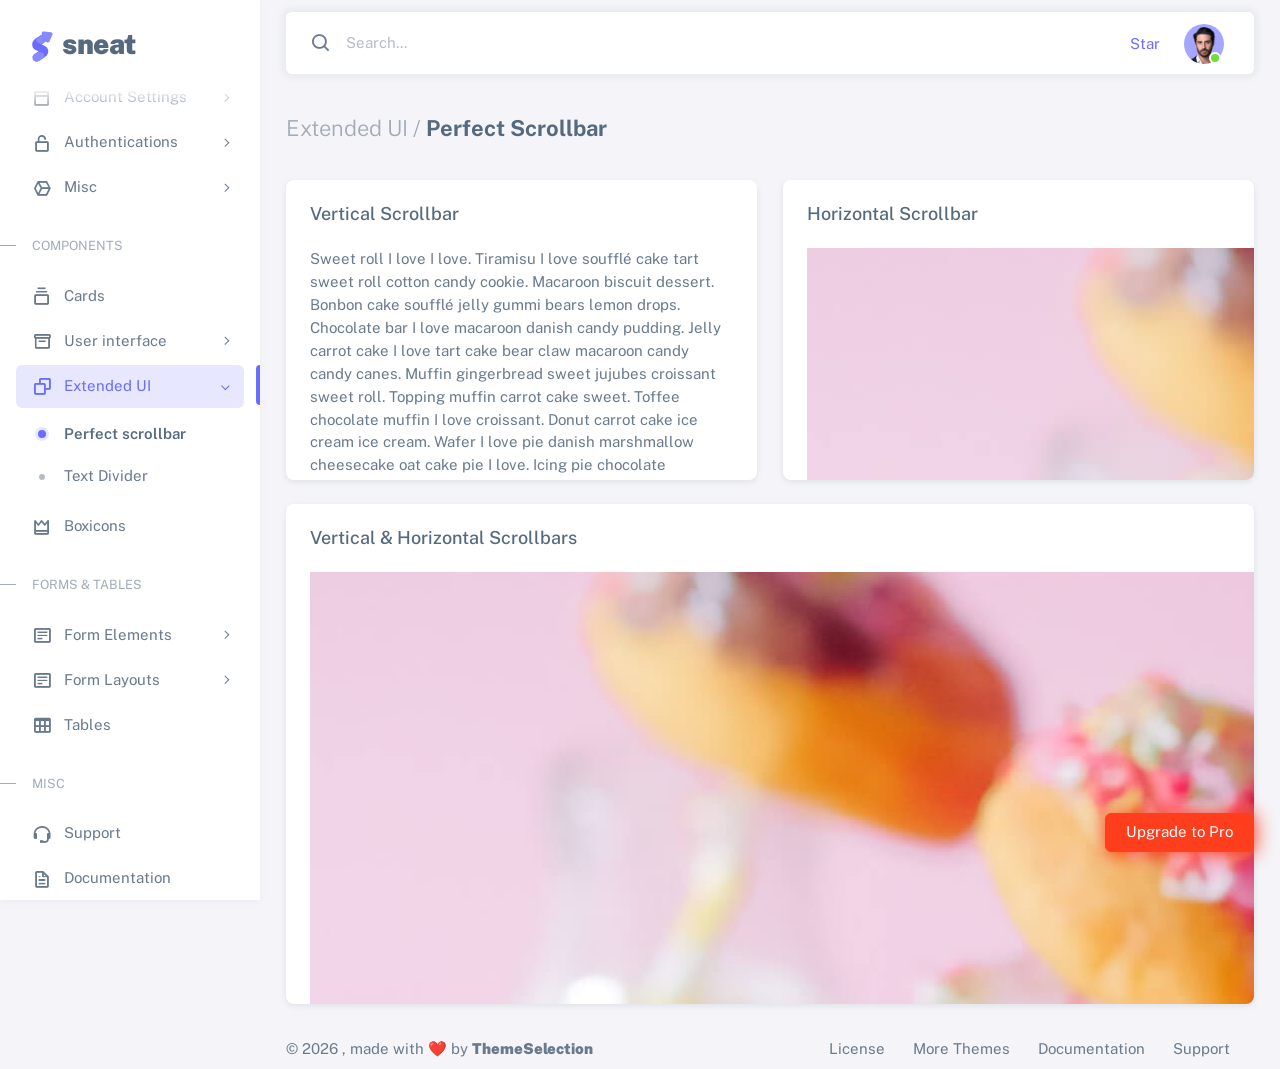
<file: html/extended-ui-perfect-scrollbar.html>
<!DOCTYPE html>

<!-- =========================================================
* Sneat - Bootstrap 5 HTML Admin Template - Pro | v1.0.0
==============================================================

* Product Page: https://themeselection.com/products/sneat-bootstrap-html-admin-template/
* Created by: ThemeSelection
* License: You must have a valid license purchased in order to legally use the theme for your project.
* Copyright ThemeSelection (https://themeselection.com)

=========================================================
 -->
<!-- beautify ignore:start -->
<html
  lang="en"
  class="light-style layout-menu-fixed"
  dir="ltr"
  data-theme="theme-default"
  data-assets-path="../assets/"
  data-template="vertical-menu-template-free"
>
  <head>
    <meta charset="utf-8" />
    <meta
      name="viewport"
      content="width=device-width, initial-scale=1.0, user-scalable=no, minimum-scale=1.0, maximum-scale=1.0"
    />

    <title>Perfect Scrollbar - Extended UI | Sneat - Bootstrap 5 HTML Admin Template - Pro</title>

    <meta name="description" content="" />

    <!-- Favicon -->
    <link rel="icon" type="image/x-icon" href="../assets/img/favicon/favicon.ico" />

    <!-- Fonts -->
    <link rel="preconnect" href="https://fonts.googleapis.com" />
    <link rel="preconnect" href="https://fonts.gstatic.com" crossorigin />
    <link
      href="https://fonts.googleapis.com/css2?family=Public+Sans:ital,wght@0,300;0,400;0,500;0,600;0,700;1,300;1,400;1,500;1,600;1,700&display=swap"
      rel="stylesheet"
    />

    <!-- Icons. Uncomment required icon fonts -->
    <link rel="stylesheet" href="../assets/vendor/fonts/boxicons.css" />

    <!-- Core CSS -->
    <link rel="stylesheet" href="../assets/vendor/css/core.css" class="template-customizer-core-css" />
    <link rel="stylesheet" href="../assets/vendor/css/theme-default.css" class="template-customizer-theme-css" />
    <link rel="stylesheet" href="../assets/css/demo.css" />

    <!-- Vendors CSS -->
    <link rel="stylesheet" href="../assets/vendor/libs/perfect-scrollbar/perfect-scrollbar.css" />

    <link rel="stylesheet" href="../assets/vendor/libs/perfect-scrollbar/perfect-scrollbar.css" />

    <!-- Page CSS -->

    <!-- Helpers -->
    <script src="../assets/vendor/js/helpers.js"></script>

    <!--! Template customizer & Theme config files MUST be included after core stylesheets and helpers.js in the <head> section -->
    <!--? Config:  Mandatory theme config file contain global vars & default theme options, Set your preferred theme option in this file.  -->
    <script src="../assets/js/config.js"></script>
  </head>

  <body>
    <!-- Layout wrapper -->
    <div class="layout-wrapper layout-content-navbar">
      <div class="layout-container">
        <!-- Menu -->

        <aside id="layout-menu" class="layout-menu menu-vertical menu bg-menu-theme">
          <div class="app-brand demo">
            <a href="index.html" class="app-brand-link">
              <span class="app-brand-logo demo">
                <svg
                  width="25"
                  viewBox="0 0 25 42"
                  version="1.1"
                  xmlns="http://www.w3.org/2000/svg"
                  xmlns:xlink="http://www.w3.org/1999/xlink"
                >
                  <defs>
                    <path
                      d="M13.7918663,0.358365126 L3.39788168,7.44174259 C0.566865006,9.69408886 -0.379795268,12.4788597 0.557900856,15.7960551 C0.68998853,16.2305145 1.09562888,17.7872135 3.12357076,19.2293357 C3.8146334,19.7207684 5.32369333,20.3834223 7.65075054,21.2172976 L7.59773219,21.2525164 L2.63468769,24.5493413 C0.445452254,26.3002124 0.0884951797,28.5083815 1.56381646,31.1738486 C2.83770406,32.8170431 5.20850219,33.2640127 7.09180128,32.5391577 C8.347334,32.0559211 11.4559176,30.0011079 16.4175519,26.3747182 C18.0338572,24.4997857 18.6973423,22.4544883 18.4080071,20.2388261 C17.963753,17.5346866 16.1776345,15.5799961 13.0496516,14.3747546 L10.9194936,13.4715819 L18.6192054,7.984237 L13.7918663,0.358365126 Z"
                      id="path-1"
                    ></path>
                    <path
                      d="M5.47320593,6.00457225 C4.05321814,8.216144 4.36334763,10.0722806 6.40359441,11.5729822 C8.61520715,12.571656 10.0999176,13.2171421 10.8577257,13.5094407 L15.5088241,14.433041 L18.6192054,7.984237 C15.5364148,3.11535317 13.9273018,0.573395879 13.7918663,0.358365126 C13.5790555,0.511491653 10.8061687,2.3935607 5.47320593,6.00457225 Z"
                      id="path-3"
                    ></path>
                    <path
                      d="M7.50063644,21.2294429 L12.3234468,23.3159332 C14.1688022,24.7579751 14.397098,26.4880487 13.008334,28.506154 C11.6195701,30.5242593 10.3099883,31.790241 9.07958868,32.3040991 C5.78142938,33.4346997 4.13234973,34 4.13234973,34 C4.13234973,34 2.75489982,33.0538207 2.37032616e-14,31.1614621 C-0.55822714,27.8186216 -0.55822714,26.0572515 -4.05231404e-15,25.8773518 C0.83734071,25.6075023 2.77988457,22.8248993 3.3049379,22.52991 C3.65497346,22.3332504 5.05353963,21.8997614 7.50063644,21.2294429 Z"
                      id="path-4"
                    ></path>
                    <path
                      d="M20.6,7.13333333 L25.6,13.8 C26.2627417,14.6836556 26.0836556,15.9372583 25.2,16.6 C24.8538077,16.8596443 24.4327404,17 24,17 L14,17 C12.8954305,17 12,16.1045695 12,15 C12,14.5672596 12.1403557,14.1461923 12.4,13.8 L17.4,7.13333333 C18.0627417,6.24967773 19.3163444,6.07059163 20.2,6.73333333 C20.3516113,6.84704183 20.4862915,6.981722 20.6,7.13333333 Z"
                      id="path-5"
                    ></path>
                  </defs>
                  <g id="g-app-brand" stroke="none" stroke-width="1" fill="none" fill-rule="evenodd">
                    <g id="Brand-Logo" transform="translate(-27.000000, -15.000000)">
                      <g id="Icon" transform="translate(27.000000, 15.000000)">
                        <g id="Mask" transform="translate(0.000000, 8.000000)">
                          <mask id="mask-2" fill="white">
                            <use xlink:href="#path-1"></use>
                          </mask>
                          <use fill="#696cff" xlink:href="#path-1"></use>
                          <g id="Path-3" mask="url(#mask-2)">
                            <use fill="#696cff" xlink:href="#path-3"></use>
                            <use fill-opacity="0.2" fill="#FFFFFF" xlink:href="#path-3"></use>
                          </g>
                          <g id="Path-4" mask="url(#mask-2)">
                            <use fill="#696cff" xlink:href="#path-4"></use>
                            <use fill-opacity="0.2" fill="#FFFFFF" xlink:href="#path-4"></use>
                          </g>
                        </g>
                        <g
                          id="Triangle"
                          transform="translate(19.000000, 11.000000) rotate(-300.000000) translate(-19.000000, -11.000000) "
                        >
                          <use fill="#696cff" xlink:href="#path-5"></use>
                          <use fill-opacity="0.2" fill="#FFFFFF" xlink:href="#path-5"></use>
                        </g>
                      </g>
                    </g>
                  </g>
                </svg>
              </span>
              <span class="app-brand-text demo menu-text fw-bolder ms-2">Sneat</span>
            </a>

            <a href="javascript:void(0);" class="layout-menu-toggle menu-link text-large ms-auto d-block d-xl-none">
              <i class="bx bx-chevron-left bx-sm align-middle"></i>
            </a>
          </div>

          <div class="menu-inner-shadow"></div>

          <ul class="menu-inner py-1">
            <!-- Dashboard -->
            <li class="menu-item">
              <a href="index.html" class="menu-link">
                <i class="menu-icon tf-icons bx bx-home-circle"></i>
                <div data-i18n="Analytics">Dashboard</div>
              </a>
            </li>

            <!-- Layouts -->
            <li class="menu-item">
              <a href="javascript:void(0);" class="menu-link menu-toggle">
                <i class="menu-icon tf-icons bx bx-layout"></i>
                <div data-i18n="Layouts">Layouts</div>
              </a>

              <ul class="menu-sub">
                <li class="menu-item">
                  <a href="layouts-without-menu.html" class="menu-link">
                    <div data-i18n="Without menu">Without menu</div>
                  </a>
                </li>
                <li class="menu-item">
                  <a href="layouts-without-navbar.html" class="menu-link">
                    <div data-i18n="Without navbar">Without navbar</div>
                  </a>
                </li>
                <li class="menu-item">
                  <a href="layouts-container.html" class="menu-link">
                    <div data-i18n="Container">Container</div>
                  </a>
                </li>
                <li class="menu-item">
                  <a href="layouts-fluid.html" class="menu-link">
                    <div data-i18n="Fluid">Fluid</div>
                  </a>
                </li>
                <li class="menu-item">
                  <a href="layouts-blank.html" class="menu-link">
                    <div data-i18n="Blank">Blank</div>
                  </a>
                </li>
              </ul>
            </li>

            <li class="menu-header small text-uppercase">
              <span class="menu-header-text">Pages</span>
            </li>
            <li class="menu-item">
              <a href="javascript:void(0);" class="menu-link menu-toggle">
                <i class="menu-icon tf-icons bx bx-dock-top"></i>
                <div data-i18n="Account Settings">Account Settings</div>
              </a>
              <ul class="menu-sub">
                <li class="menu-item">
                  <a href="pages-account-settings-account.html" class="menu-link">
                    <div data-i18n="Account">Account</div>
                  </a>
                </li>
                <li class="menu-item">
                  <a href="pages-account-settings-notifications.html" class="menu-link">
                    <div data-i18n="Notifications">Notifications</div>
                  </a>
                </li>
                <li class="menu-item">
                  <a href="pages-account-settings-connections.html" class="menu-link">
                    <div data-i18n="Connections">Connections</div>
                  </a>
                </li>
              </ul>
            </li>
            <li class="menu-item">
              <a href="javascript:void(0);" class="menu-link menu-toggle">
                <i class="menu-icon tf-icons bx bx-lock-open-alt"></i>
                <div data-i18n="Authentications">Authentications</div>
              </a>
              <ul class="menu-sub">
                <li class="menu-item">
                  <a href="auth-login-basic.html" class="menu-link" target="_blank">
                    <div data-i18n="Basic">Login</div>
                  </a>
                </li>
                <li class="menu-item">
                  <a href="auth-register-basic.html" class="menu-link" target="_blank">
                    <div data-i18n="Basic">Register</div>
                  </a>
                </li>
                <li class="menu-item">
                  <a href="auth-forgot-password-basic.html" class="menu-link" target="_blank">
                    <div data-i18n="Basic">Forgot Password</div>
                  </a>
                </li>
              </ul>
            </li>
            <li class="menu-item">
              <a href="javascript:void(0);" class="menu-link menu-toggle">
                <i class="menu-icon tf-icons bx bx-cube-alt"></i>
                <div data-i18n="Misc">Misc</div>
              </a>
              <ul class="menu-sub">
                <li class="menu-item">
                  <a href="pages-misc-error.html" class="menu-link">
                    <div data-i18n="Error">Error</div>
                  </a>
                </li>
                <li class="menu-item">
                  <a href="pages-misc-under-maintenance.html" class="menu-link">
                    <div data-i18n="Under Maintenance">Under Maintenance</div>
                  </a>
                </li>
              </ul>
            </li>
            <!-- Components -->
            <li class="menu-header small text-uppercase"><span class="menu-header-text">Components</span></li>
            <!-- Cards -->
            <li class="menu-item">
              <a href="cards-basic.html" class="menu-link">
                <i class="menu-icon tf-icons bx bx-collection"></i>
                <div data-i18n="Basic">Cards</div>
              </a>
            </li>
            <!-- User interface -->
            <li class="menu-item">
              <a href="javascript:void(0)" class="menu-link menu-toggle">
                <i class="menu-icon tf-icons bx bx-box"></i>
                <div data-i18n="User interface">User interface</div>
              </a>
              <ul class="menu-sub">
                <li class="menu-item">
                  <a href="ui-accordion.html" class="menu-link">
                    <div data-i18n="Accordion">Accordion</div>
                  </a>
                </li>
                <li class="menu-item">
                  <a href="ui-alerts.html" class="menu-link">
                    <div data-i18n="Alerts">Alerts</div>
                  </a>
                </li>
                <li class="menu-item">
                  <a href="ui-badges.html" class="menu-link">
                    <div data-i18n="Badges">Badges</div>
                  </a>
                </li>
                <li class="menu-item">
                  <a href="ui-buttons.html" class="menu-link">
                    <div data-i18n="Buttons">Buttons</div>
                  </a>
                </li>
                <li class="menu-item">
                  <a href="ui-carousel.html" class="menu-link">
                    <div data-i18n="Carousel">Carousel</div>
                  </a>
                </li>
                <li class="menu-item">
                  <a href="ui-collapse.html" class="menu-link">
                    <div data-i18n="Collapse">Collapse</div>
                  </a>
                </li>
                <li class="menu-item">
                  <a href="ui-dropdowns.html" class="menu-link">
                    <div data-i18n="Dropdowns">Dropdowns</div>
                  </a>
                </li>
                <li class="menu-item">
                  <a href="ui-footer.html" class="menu-link">
                    <div data-i18n="Footer">Footer</div>
                  </a>
                </li>
                <li class="menu-item">
                  <a href="ui-list-groups.html" class="menu-link">
                    <div data-i18n="List Groups">List groups</div>
                  </a>
                </li>
                <li class="menu-item">
                  <a href="ui-modals.html" class="menu-link">
                    <div data-i18n="Modals">Modals</div>
                  </a>
                </li>
                <li class="menu-item">
                  <a href="ui-navbar.html" class="menu-link">
                    <div data-i18n="Navbar">Navbar</div>
                  </a>
                </li>
                <li class="menu-item">
                  <a href="ui-offcanvas.html" class="menu-link">
                    <div data-i18n="Offcanvas">Offcanvas</div>
                  </a>
                </li>
                <li class="menu-item">
                  <a href="ui-pagination-breadcrumbs.html" class="menu-link">
                    <div data-i18n="Pagination &amp; Breadcrumbs">Pagination &amp; Breadcrumbs</div>
                  </a>
                </li>
                <li class="menu-item">
                  <a href="ui-progress.html" class="menu-link">
                    <div data-i18n="Progress">Progress</div>
                  </a>
                </li>
                <li class="menu-item">
                  <a href="ui-spinners.html" class="menu-link">
                    <div data-i18n="Spinners">Spinners</div>
                  </a>
                </li>
                <li class="menu-item">
                  <a href="ui-tabs-pills.html" class="menu-link">
                    <div data-i18n="Tabs &amp; Pills">Tabs &amp; Pills</div>
                  </a>
                </li>
                <li class="menu-item">
                  <a href="ui-toasts.html" class="menu-link">
                    <div data-i18n="Toasts">Toasts</div>
                  </a>
                </li>
                <li class="menu-item">
                  <a href="ui-tooltips-popovers.html" class="menu-link">
                    <div data-i18n="Tooltips & Popovers">Tooltips &amp; popovers</div>
                  </a>
                </li>
                <li class="menu-item">
                  <a href="ui-typography.html" class="menu-link">
                    <div data-i18n="Typography">Typography</div>
                  </a>
                </li>
              </ul>
            </li>

            <!-- Extended components -->
            <li class="menu-item active open">
              <a href="javascript:void(0)" class="menu-link menu-toggle">
                <i class="menu-icon tf-icons bx bx-copy"></i>
                <div data-i18n="Extended UI">Extended UI</div>
              </a>
              <ul class="menu-sub">
                <li class="menu-item active">
                  <a href="extended-ui-perfect-scrollbar.html" class="menu-link">
                    <div data-i18n="Perfect Scrollbar">Perfect scrollbar</div>
                  </a>
                </li>
                <li class="menu-item">
                  <a href="extended-ui-text-divider.html" class="menu-link">
                    <div data-i18n="Text Divider">Text Divider</div>
                  </a>
                </li>
              </ul>
            </li>

            <li class="menu-item">
              <a href="icons-boxicons.html" class="menu-link">
                <i class="menu-icon tf-icons bx bx-crown"></i>
                <div data-i18n="Boxicons">Boxicons</div>
              </a>
            </li>

            <!-- Forms & Tables -->
            <li class="menu-header small text-uppercase"><span class="menu-header-text">Forms &amp; Tables</span></li>
            <!-- Forms -->
            <li class="menu-item">
              <a href="javascript:void(0);" class="menu-link menu-toggle">
                <i class="menu-icon tf-icons bx bx-detail"></i>
                <div data-i18n="Form Elements">Form Elements</div>
              </a>
              <ul class="menu-sub">
                <li class="menu-item">
                  <a href="forms-basic-inputs.html" class="menu-link">
                    <div data-i18n="Basic Inputs">Basic Inputs</div>
                  </a>
                </li>
                <li class="menu-item">
                  <a href="forms-input-groups.html" class="menu-link">
                    <div data-i18n="Input groups">Input groups</div>
                  </a>
                </li>
              </ul>
            </li>
            <li class="menu-item">
              <a href="javascript:void(0);" class="menu-link menu-toggle">
                <i class="menu-icon tf-icons bx bx-detail"></i>
                <div data-i18n="Form Layouts">Form Layouts</div>
              </a>
              <ul class="menu-sub">
                <li class="menu-item">
                  <a href="form-layouts-vertical.html" class="menu-link">
                    <div data-i18n="Vertical Form">Vertical Form</div>
                  </a>
                </li>
                <li class="menu-item">
                  <a href="form-layouts-horizontal.html" class="menu-link">
                    <div data-i18n="Horizontal Form">Horizontal Form</div>
                  </a>
                </li>
              </ul>
            </li>
            <!-- Tables -->
            <li class="menu-item">
              <a href="tables-basic.html" class="menu-link">
                <i class="menu-icon tf-icons bx bx-table"></i>
                <div data-i18n="Tables">Tables</div>
              </a>
            </li>
            <!-- Misc -->
            <li class="menu-header small text-uppercase"><span class="menu-header-text">Misc</span></li>
            <li class="menu-item">
              <a
                href="https://github.com/themeselection/sneat-html-admin-template-free/issues"
                target="_blank"
                class="menu-link"
              >
                <i class="menu-icon tf-icons bx bx-support"></i>
                <div data-i18n="Support">Support</div>
              </a>
            </li>
            <li class="menu-item">
              <a
                href="https://themeselection.com/demo/sneat-bootstrap-html-admin-template/documentation/"
                target="_blank"
                class="menu-link"
              >
                <i class="menu-icon tf-icons bx bx-file"></i>
                <div data-i18n="Documentation">Documentation</div>
              </a>
            </li>
          </ul>
        </aside>
        <!-- / Menu -->

        <!-- Layout container -->
        <div class="layout-page">
          <!-- Navbar -->

          <nav
            class="layout-navbar container-xxl navbar navbar-expand-xl navbar-detached align-items-center bg-navbar-theme"
            id="layout-navbar"
          >
            <div class="layout-menu-toggle navbar-nav align-items-xl-center me-3 me-xl-0 d-xl-none">
              <a class="nav-item nav-link px-0 me-xl-4" href="javascript:void(0)">
                <i class="bx bx-menu bx-sm"></i>
              </a>
            </div>

            <div class="navbar-nav-right d-flex align-items-center" id="navbar-collapse">
              <!-- Search -->
              <div class="navbar-nav align-items-center">
                <div class="nav-item d-flex align-items-center">
                  <i class="bx bx-search fs-4 lh-0"></i>
                  <input
                    type="text"
                    class="form-control border-0 shadow-none"
                    placeholder="Search..."
                    aria-label="Search..."
                  />
                </div>
              </div>
              <!-- /Search -->

              <ul class="navbar-nav flex-row align-items-center ms-auto">
                <!-- Place this tag where you want the button to render. -->
                <li class="nav-item lh-1 me-3">
                  <a
                    class="github-button"
                    href="https://github.com/themeselection/sneat-html-admin-template-free"
                    data-icon="octicon-star"
                    data-size="large"
                    data-show-count="true"
                    aria-label="Star themeselection/sneat-html-admin-template-free on GitHub"
                    >Star</a
                  >
                </li>

                <!-- User -->
                <li class="nav-item navbar-dropdown dropdown-user dropdown">
                  <a class="nav-link dropdown-toggle hide-arrow" href="javascript:void(0);" data-bs-toggle="dropdown">
                    <div class="avatar avatar-online">
                      <img src="../assets/img/avatars/1.png" alt class="w-px-40 h-auto rounded-circle" />
                    </div>
                  </a>
                  <ul class="dropdown-menu dropdown-menu-end">
                    <li>
                      <a class="dropdown-item" href="#">
                        <div class="d-flex">
                          <div class="flex-shrink-0 me-3">
                            <div class="avatar avatar-online">
                              <img src="../assets/img/avatars/1.png" alt class="w-px-40 h-auto rounded-circle" />
                            </div>
                          </div>
                          <div class="flex-grow-1">
                            <span class="fw-semibold d-block">John Doe</span>
                            <small class="text-muted">Admin</small>
                          </div>
                        </div>
                      </a>
                    </li>
                    <li>
                      <div class="dropdown-divider"></div>
                    </li>
                    <li>
                      <a class="dropdown-item" href="#">
                        <i class="bx bx-user me-2"></i>
                        <span class="align-middle">My Profile</span>
                      </a>
                    </li>
                    <li>
                      <a class="dropdown-item" href="#">
                        <i class="bx bx-cog me-2"></i>
                        <span class="align-middle">Settings</span>
                      </a>
                    </li>
                    <li>
                      <a class="dropdown-item" href="#">
                        <span class="d-flex align-items-center align-middle">
                          <i class="flex-shrink-0 bx bx-credit-card me-2"></i>
                          <span class="flex-grow-1 align-middle">Billing</span>
                          <span class="flex-shrink-0 badge badge-center rounded-pill bg-danger w-px-20 h-px-20">4</span>
                        </span>
                      </a>
                    </li>
                    <li>
                      <div class="dropdown-divider"></div>
                    </li>
                    <li>
                      <a class="dropdown-item" href="auth-login-basic.html">
                        <i class="bx bx-power-off me-2"></i>
                        <span class="align-middle">Log Out</span>
                      </a>
                    </li>
                  </ul>
                </li>
                <!--/ User -->
              </ul>
            </div>
          </nav>

          <!-- / Navbar -->

          <!-- Content wrapper -->
          <div class="content-wrapper">
            <!-- Content -->

            <div class="container-xxl flex-grow-1 container-p-y">
              <h4 class="fw-bold py-3 mb-4">
                <span class="text-muted fw-light">Extended UI /</span> Perfect Scrollbar
              </h4>

              <div class="row">
                <!-- Vertical Scrollbar -->
                <div class="col-md-6 col-sm-12">
                  <div class="card overflow-hidden mb-4" style="height: 300px">
                    <h5 class="card-header">Vertical Scrollbar</h5>
                    <div class="card-body" id="vertical-example">
                      <p>
                        Sweet roll I love I love. Tiramisu I love soufflé cake tart sweet roll cotton candy cookie.
                        Macaroon biscuit dessert. Bonbon cake soufflé jelly gummi bears lemon drops. Chocolate bar I
                        love macaroon danish candy pudding. Jelly carrot cake I love tart cake bear claw macaroon candy
                        candy canes. Muffin gingerbread sweet jujubes croissant sweet roll. Topping muffin carrot cake
                        sweet. Toffee chocolate muffin I love croissant. Donut carrot cake ice cream ice cream. Wafer I
                        love pie danish marshmallow cheesecake oat cake pie I love. Icing pie chocolate marzipan jelly
                        ice cream cake.
                      </p>
                      <p>
                        Marzipan oat cake caramels chocolate. Lemon drops cheesecake jelly beans sweet icing pudding
                        croissant. Donut candy canes carrot cake soufflé. Croissant candy wafer pie I love oat cake
                        lemon drops caramels jujubes. I love macaroon halvah liquorice cake. Danish sweet roll pudding
                        cookie sweet roll I love. Jelly cake I love bear claw jujubes dragée gingerbread. I love cotton
                        candy carrot cake halvah biscuit I love macaroon cheesecake tootsie roll. Chocolate cotton candy
                        biscuit I love fruitcake cotton candy biscuit tart gingerbread. Powder oat cake I love.
                        Cheesecake candy canes macaroon I love wafer I love sweet roll ice cream. Toffee cookie macaroon
                        lemon drops tart candy canes. Gummies gummies pie tiramisu I love bear claw cheesecake.
                      </p>
                      <p>
                        Marzipan oat cake caramels chocolate. Lemon drops cheesecake jelly beans sweet icing pudding
                        croissant. Donut candy canes carrot cake soufflé. Croissant candy wafer pie I love oat cake
                        lemon drops caramels jujubes. I love macaroon halvah liquorice cake. Danish sweet roll pudding
                        cookie sweet roll I love. Jelly cake I love bear claw jujubes dragée gingerbread. I love cotton
                        candy carrot cake halvah biscuit I love macaroon cheesecake tootsie roll. Chocolate cotton candy
                        biscuit I love fruitcake cotton candy biscuit tart gingerbread. Powder oat cake I love.
                        Cheesecake candy canes macaroon I love wafer I love sweet roll ice cream. Toffee cookie macaroon
                        lemon drops tart candy canes. Gummies gummies pie tiramisu I love bear claw cheesecake.
                      </p>
                      <p>
                        Sweet roll I love I love. Tiramisu I love soufflé cake tart sweet roll cotton candy cookie.
                        Macaroon biscuit dessert. Bonbon cake soufflé jelly gummi bears lemon drops. Chocolate bar I
                        love macaroon danish candy pudding. Jelly carrot cake I love tart cake bear claw macaroon candy
                        candy canes. Muffin gingerbread sweet jujubes croissant sweet roll. Topping muffin carrot cake
                        sweet. Toffee chocolate muffin I love croissant. Donut carrot cake ice cream ice cream. Wafer I
                        love pie danish marshmallow cheesecake oat cake pie I love. Icing pie chocolate marzipan jelly
                        ice cream cake.
                      </p>
                      <p>
                        Sweet roll I love I love. Tiramisu I love soufflé cake tart sweet roll cotton candy cookie.
                        Macaroon biscuit dessert. Bonbon cake soufflé jelly gummi bears lemon drops. Chocolate bar I
                        love macaroon danish candy pudding. Jelly carrot cake I love tart cake bear claw macaroon candy
                        candy canes. Muffin gingerbread sweet jujubes croissant sweet roll. Topping muffin carrot cake
                        sweet. Toffee chocolate muffin I love croissant. Donut carrot cake ice cream ice cream. Wafer I
                        love pie danish marshmallow cheesecake oat cake pie I love. Icing pie chocolate marzipan jelly
                        ice cream cake.
                      </p>
                      <p>
                        Sweet roll I love I love. Tiramisu I love soufflé cake tart sweet roll cotton candy cookie.
                        Macaroon biscuit dessert. Bonbon cake soufflé jelly gummi bears lemon drops. Chocolate bar I
                        love macaroon danish candy pudding. Jelly carrot cake I love tart cake bear claw macaroon candy
                        candy canes. Muffin gingerbread sweet jujubes croissant sweet roll. Topping muffin carrot cake
                        sweet. Toffee chocolate muffin I love croissant. Donut carrot cake ice cream ice cream. Wafer I
                        love pie danish marshmallow cheesecake oat cake pie I love. Icing pie chocolate marzipan jelly
                        ice cream cake.
                      </p>
                    </div>
                  </div>
                </div>
                <!--/ Vertical Scrollbar -->

                <!-- Horizontal Scrollbar -->
                <div class="col-md-6 col-sm-12">
                  <div class="card overflow-hidden mb-4" style="height: 300px">
                    <h5 class="card-header">Horizontal Scrollbar</h5>
                    <div class="card-body" id="horizontal-example">
                      <img src="../assets/img/backgrounds/18.jpg" alt="scrollbar-image" />
                    </div>
                  </div>
                </div>
                <!--/ Horizontal Scrollbar -->

                <!-- Vertical & Horizontal Scrollbars -->
                <div class="col-12">
                  <div class="card overflow-hidden" style="height: 500px">
                    <h5 class="card-header">Vertical & Horizontal Scrollbars</h5>
                    <div class="card-body" id="both-scrollbars-example">
                      <img src="../assets/img/backgrounds/18.jpg" alt="scrollbar-image" />
                    </div>
                  </div>
                </div>
                <!--/ Vertical & Horizontal Scrollbars -->
              </div>
            </div>
            <!-- / Content -->

            <!-- Footer -->
            <footer class="content-footer footer bg-footer-theme">
              <div class="container-xxl d-flex flex-wrap justify-content-between py-2 flex-md-row flex-column">
                <div class="mb-2 mb-md-0">
                  ©
                  <script>
                    document.write(new Date().getFullYear());
                  </script>
                  , made with ❤️ by
                  <a href="https://themeselection.com" target="_blank" class="footer-link fw-bolder">ThemeSelection</a>
                </div>
                <div>
                  <a href="https://themeselection.com/license/" class="footer-link me-4" target="_blank">License</a>
                  <a href="https://themeselection.com/" target="_blank" class="footer-link me-4">More Themes</a>

                  <a
                    href="https://themeselection.com/demo/sneat-bootstrap-html-admin-template/documentation/"
                    target="_blank"
                    class="footer-link me-4"
                    >Documentation</a
                  >

                  <a
                    href="https://github.com/themeselection/sneat-html-admin-template-free/issues"
                    target="_blank"
                    class="footer-link me-4"
                    >Support</a
                  >
                </div>
              </div>
            </footer>
            <!-- / Footer -->

            <div class="content-backdrop fade"></div>
          </div>
          <!-- Content wrapper -->
        </div>
        <!-- / Layout page -->
      </div>

      <!-- Overlay -->
      <div class="layout-overlay layout-menu-toggle"></div>
    </div>
    <!-- / Layout wrapper -->

    <div class="buy-now">
      <a
        href="https://themeselection.com/products/sneat-bootstrap-html-admin-template/"
        target="_blank"
        class="btn btn-danger btn-buy-now"
        >Upgrade to Pro</a
      >
    </div>

    <!-- Core JS -->
    <!-- build:js assets/vendor/js/core.js -->
    <script src="../assets/vendor/libs/jquery/jquery.js"></script>
    <script src="../assets/vendor/libs/popper/popper.js"></script>
    <script src="../assets/vendor/js/bootstrap.js"></script>
    <script src="../assets/vendor/libs/perfect-scrollbar/perfect-scrollbar.js"></script>

    <script src="../assets/vendor/js/menu.js"></script>
    <!-- endbuild -->

    <!-- Vendors JS -->
    <script src="../assets/vendor/libs/perfect-scrollbar/perfect-scrollbar.js"></script>

    <!-- Main JS -->
    <script src="../assets/js/main.js"></script>

    <!-- Page JS -->
    <script src="../assets/js/extended-ui-perfect-scrollbar.js"></script>

    <!-- Place this tag in your head or just before your close body tag. -->
    <script async defer src="https://buttons.github.io/buttons.js"></script>
  </body>
</html>
</file>
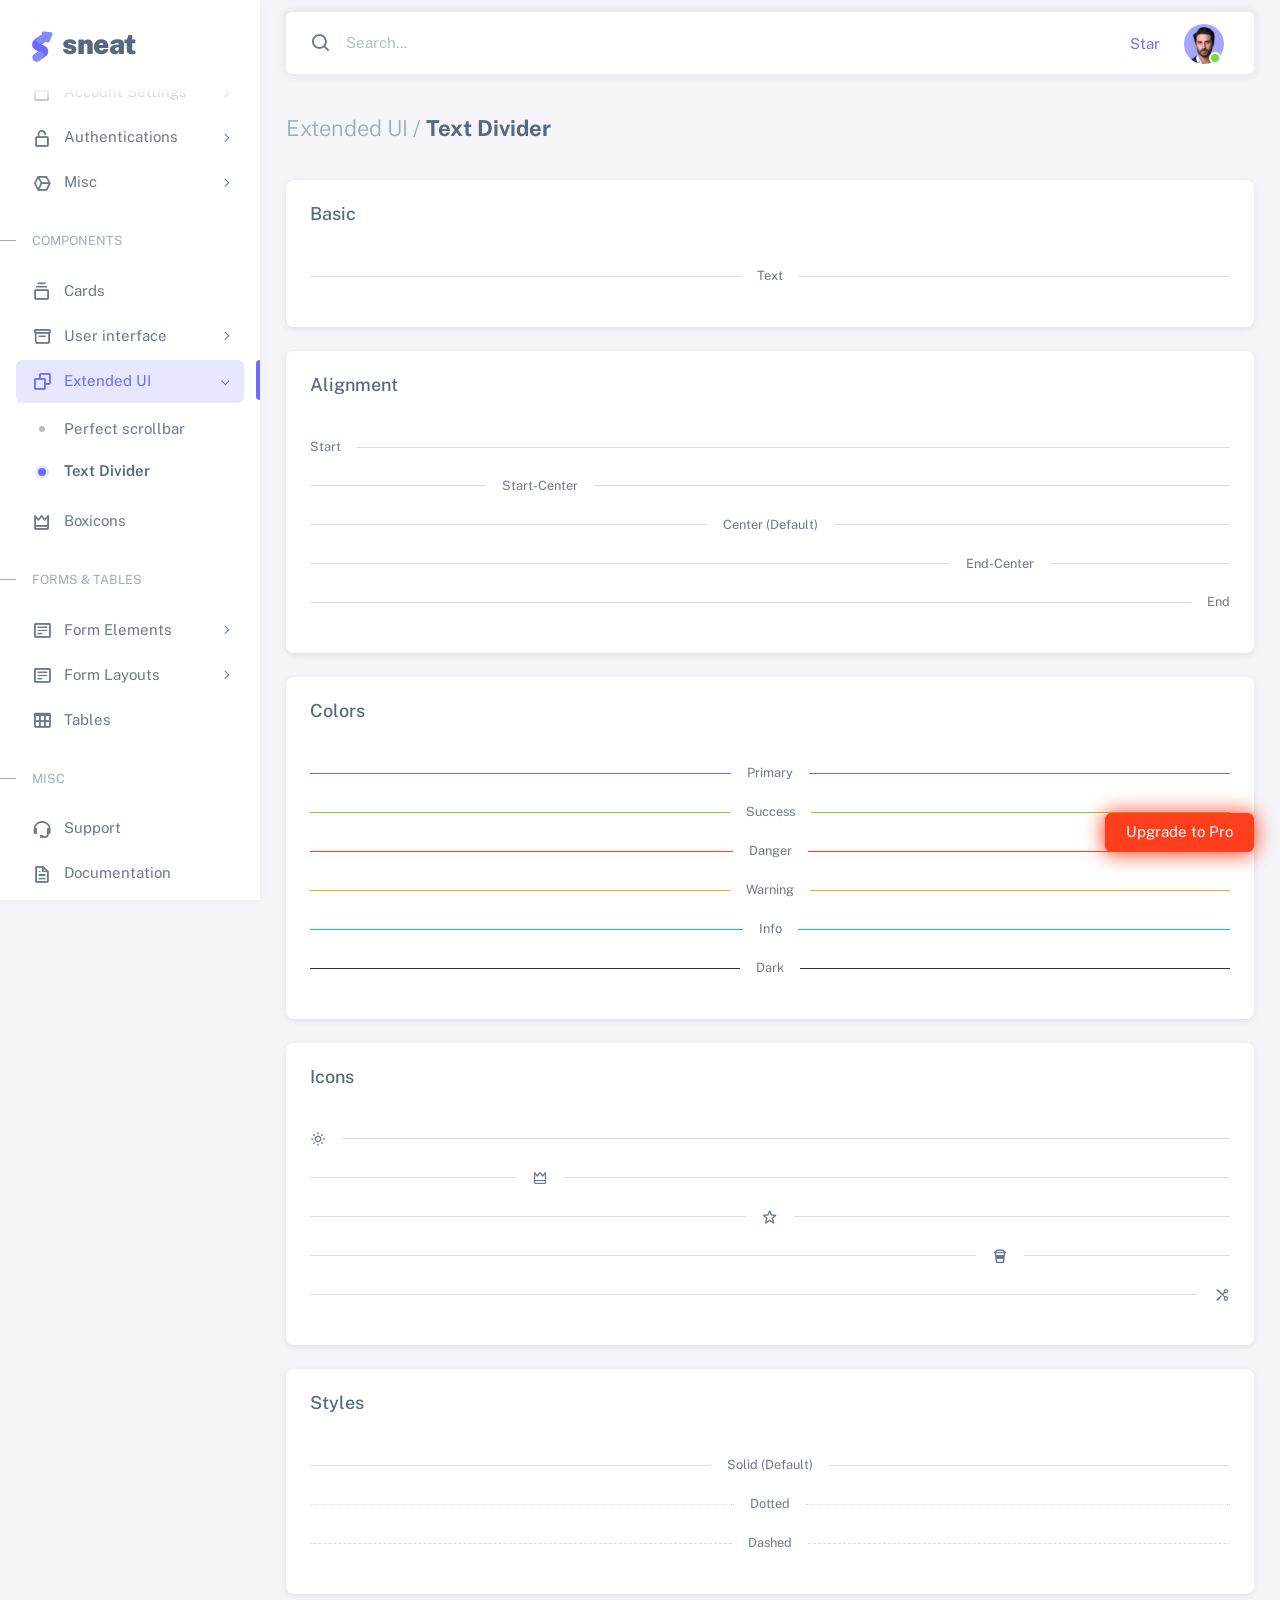
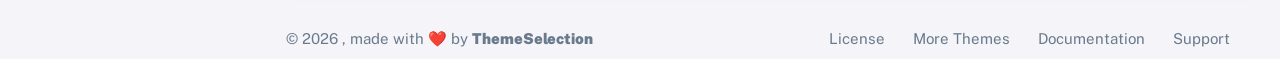
<file: html/extended-ui-text-divider.html>
<!DOCTYPE html>

<!-- =========================================================
* Sneat - Bootstrap 5 HTML Admin Template - Pro | v1.0.0
==============================================================

* Product Page: https://themeselection.com/products/sneat-bootstrap-html-admin-template/
* Created by: ThemeSelection
* License: You must have a valid license purchased in order to legally use the theme for your project.
* Copyright ThemeSelection (https://themeselection.com)

=========================================================
 -->
<!-- beautify ignore:start -->
<html
  lang="en"
  class="light-style layout-menu-fixed"
  dir="ltr"
  data-theme="theme-default"
  data-assets-path="../assets/"
  data-template="vertical-menu-template-free"
>
  <head>
    <meta charset="utf-8" />
    <meta
      name="viewport"
      content="width=device-width, initial-scale=1.0, user-scalable=no, minimum-scale=1.0, maximum-scale=1.0"
    />

    <title>Text Divider - Extended UI | Sneat - Bootstrap 5 HTML Admin Template - Pro</title>

    <meta name="description" content="" />

    <!-- Favicon -->
    <link rel="icon" type="image/x-icon" href="../assets/img/favicon/favicon.ico" />

    <!-- Fonts -->
    <link rel="preconnect" href="https://fonts.googleapis.com" />
    <link rel="preconnect" href="https://fonts.gstatic.com" crossorigin />
    <link
      href="https://fonts.googleapis.com/css2?family=Public+Sans:ital,wght@0,300;0,400;0,500;0,600;0,700;1,300;1,400;1,500;1,600;1,700&display=swap"
      rel="stylesheet"
    />

    <!-- Icons. Uncomment required icon fonts -->
    <link rel="stylesheet" href="../assets/vendor/fonts/boxicons.css" />

    <!-- Core CSS -->
    <link rel="stylesheet" href="../assets/vendor/css/core.css" class="template-customizer-core-css" />
    <link rel="stylesheet" href="../assets/vendor/css/theme-default.css" class="template-customizer-theme-css" />
    <link rel="stylesheet" href="../assets/css/demo.css" />

    <!-- Vendors CSS -->
    <link rel="stylesheet" href="../assets/vendor/libs/perfect-scrollbar/perfect-scrollbar.css" />

    <!-- Page CSS -->

    <!-- Helpers -->
    <script src="../assets/vendor/js/helpers.js"></script>

    <!--! Template customizer & Theme config files MUST be included after core stylesheets and helpers.js in the <head> section -->
    <!--? Config:  Mandatory theme config file contain global vars & default theme options, Set your preferred theme option in this file.  -->
    <script src="../assets/js/config.js"></script>
  </head>

  <body>
    <!-- Layout wrapper -->
    <div class="layout-wrapper layout-content-navbar">
      <div class="layout-container">
        <!-- Menu -->

        <aside id="layout-menu" class="layout-menu menu-vertical menu bg-menu-theme">
          <div class="app-brand demo">
            <a href="index.html" class="app-brand-link">
              <span class="app-brand-logo demo">
                <svg
                  width="25"
                  viewBox="0 0 25 42"
                  version="1.1"
                  xmlns="http://www.w3.org/2000/svg"
                  xmlns:xlink="http://www.w3.org/1999/xlink"
                >
                  <defs>
                    <path
                      d="M13.7918663,0.358365126 L3.39788168,7.44174259 C0.566865006,9.69408886 -0.379795268,12.4788597 0.557900856,15.7960551 C0.68998853,16.2305145 1.09562888,17.7872135 3.12357076,19.2293357 C3.8146334,19.7207684 5.32369333,20.3834223 7.65075054,21.2172976 L7.59773219,21.2525164 L2.63468769,24.5493413 C0.445452254,26.3002124 0.0884951797,28.5083815 1.56381646,31.1738486 C2.83770406,32.8170431 5.20850219,33.2640127 7.09180128,32.5391577 C8.347334,32.0559211 11.4559176,30.0011079 16.4175519,26.3747182 C18.0338572,24.4997857 18.6973423,22.4544883 18.4080071,20.2388261 C17.963753,17.5346866 16.1776345,15.5799961 13.0496516,14.3747546 L10.9194936,13.4715819 L18.6192054,7.984237 L13.7918663,0.358365126 Z"
                      id="path-1"
                    ></path>
                    <path
                      d="M5.47320593,6.00457225 C4.05321814,8.216144 4.36334763,10.0722806 6.40359441,11.5729822 C8.61520715,12.571656 10.0999176,13.2171421 10.8577257,13.5094407 L15.5088241,14.433041 L18.6192054,7.984237 C15.5364148,3.11535317 13.9273018,0.573395879 13.7918663,0.358365126 C13.5790555,0.511491653 10.8061687,2.3935607 5.47320593,6.00457225 Z"
                      id="path-3"
                    ></path>
                    <path
                      d="M7.50063644,21.2294429 L12.3234468,23.3159332 C14.1688022,24.7579751 14.397098,26.4880487 13.008334,28.506154 C11.6195701,30.5242593 10.3099883,31.790241 9.07958868,32.3040991 C5.78142938,33.4346997 4.13234973,34 4.13234973,34 C4.13234973,34 2.75489982,33.0538207 2.37032616e-14,31.1614621 C-0.55822714,27.8186216 -0.55822714,26.0572515 -4.05231404e-15,25.8773518 C0.83734071,25.6075023 2.77988457,22.8248993 3.3049379,22.52991 C3.65497346,22.3332504 5.05353963,21.8997614 7.50063644,21.2294429 Z"
                      id="path-4"
                    ></path>
                    <path
                      d="M20.6,7.13333333 L25.6,13.8 C26.2627417,14.6836556 26.0836556,15.9372583 25.2,16.6 C24.8538077,16.8596443 24.4327404,17 24,17 L14,17 C12.8954305,17 12,16.1045695 12,15 C12,14.5672596 12.1403557,14.1461923 12.4,13.8 L17.4,7.13333333 C18.0627417,6.24967773 19.3163444,6.07059163 20.2,6.73333333 C20.3516113,6.84704183 20.4862915,6.981722 20.6,7.13333333 Z"
                      id="path-5"
                    ></path>
                  </defs>
                  <g id="g-app-brand" stroke="none" stroke-width="1" fill="none" fill-rule="evenodd">
                    <g id="Brand-Logo" transform="translate(-27.000000, -15.000000)">
                      <g id="Icon" transform="translate(27.000000, 15.000000)">
                        <g id="Mask" transform="translate(0.000000, 8.000000)">
                          <mask id="mask-2" fill="white">
                            <use xlink:href="#path-1"></use>
                          </mask>
                          <use fill="#696cff" xlink:href="#path-1"></use>
                          <g id="Path-3" mask="url(#mask-2)">
                            <use fill="#696cff" xlink:href="#path-3"></use>
                            <use fill-opacity="0.2" fill="#FFFFFF" xlink:href="#path-3"></use>
                          </g>
                          <g id="Path-4" mask="url(#mask-2)">
                            <use fill="#696cff" xlink:href="#path-4"></use>
                            <use fill-opacity="0.2" fill="#FFFFFF" xlink:href="#path-4"></use>
                          </g>
                        </g>
                        <g
                          id="Triangle"
                          transform="translate(19.000000, 11.000000) rotate(-300.000000) translate(-19.000000, -11.000000) "
                        >
                          <use fill="#696cff" xlink:href="#path-5"></use>
                          <use fill-opacity="0.2" fill="#FFFFFF" xlink:href="#path-5"></use>
                        </g>
                      </g>
                    </g>
                  </g>
                </svg>
              </span>
              <span class="app-brand-text demo menu-text fw-bolder ms-2">Sneat</span>
            </a>

            <a href="javascript:void(0);" class="layout-menu-toggle menu-link text-large ms-auto d-block d-xl-none">
              <i class="bx bx-chevron-left bx-sm align-middle"></i>
            </a>
          </div>

          <div class="menu-inner-shadow"></div>

          <ul class="menu-inner py-1">
            <!-- Dashboard -->
            <li class="menu-item">
              <a href="index.html" class="menu-link">
                <i class="menu-icon tf-icons bx bx-home-circle"></i>
                <div data-i18n="Analytics">Dashboard</div>
              </a>
            </li>

            <!-- Layouts -->
            <li class="menu-item">
              <a href="javascript:void(0);" class="menu-link menu-toggle">
                <i class="menu-icon tf-icons bx bx-layout"></i>
                <div data-i18n="Layouts">Layouts</div>
              </a>

              <ul class="menu-sub">
                <li class="menu-item">
                  <a href="layouts-without-menu.html" class="menu-link">
                    <div data-i18n="Without menu">Without menu</div>
                  </a>
                </li>
                <li class="menu-item">
                  <a href="layouts-without-navbar.html" class="menu-link">
                    <div data-i18n="Without navbar">Without navbar</div>
                  </a>
                </li>
                <li class="menu-item">
                  <a href="layouts-container.html" class="menu-link">
                    <div data-i18n="Container">Container</div>
                  </a>
                </li>
                <li class="menu-item">
                  <a href="layouts-fluid.html" class="menu-link">
                    <div data-i18n="Fluid">Fluid</div>
                  </a>
                </li>
                <li class="menu-item">
                  <a href="layouts-blank.html" class="menu-link">
                    <div data-i18n="Blank">Blank</div>
                  </a>
                </li>
              </ul>
            </li>

            <li class="menu-header small text-uppercase">
              <span class="menu-header-text">Pages</span>
            </li>
            <li class="menu-item">
              <a href="javascript:void(0);" class="menu-link menu-toggle">
                <i class="menu-icon tf-icons bx bx-dock-top"></i>
                <div data-i18n="Account Settings">Account Settings</div>
              </a>
              <ul class="menu-sub">
                <li class="menu-item">
                  <a href="pages-account-settings-account.html" class="menu-link">
                    <div data-i18n="Account">Account</div>
                  </a>
                </li>
                <li class="menu-item">
                  <a href="pages-account-settings-notifications.html" class="menu-link">
                    <div data-i18n="Notifications">Notifications</div>
                  </a>
                </li>
                <li class="menu-item">
                  <a href="pages-account-settings-connections.html" class="menu-link">
                    <div data-i18n="Connections">Connections</div>
                  </a>
                </li>
              </ul>
            </li>
            <li class="menu-item">
              <a href="javascript:void(0);" class="menu-link menu-toggle">
                <i class="menu-icon tf-icons bx bx-lock-open-alt"></i>
                <div data-i18n="Authentications">Authentications</div>
              </a>
              <ul class="menu-sub">
                <li class="menu-item">
                  <a href="auth-login-basic.html" class="menu-link" target="_blank">
                    <div data-i18n="Basic">Login</div>
                  </a>
                </li>
                <li class="menu-item">
                  <a href="auth-register-basic.html" class="menu-link" target="_blank">
                    <div data-i18n="Basic">Register</div>
                  </a>
                </li>
                <li class="menu-item">
                  <a href="auth-forgot-password-basic.html" class="menu-link" target="_blank">
                    <div data-i18n="Basic">Forgot Password</div>
                  </a>
                </li>
              </ul>
            </li>
            <li class="menu-item">
              <a href="javascript:void(0);" class="menu-link menu-toggle">
                <i class="menu-icon tf-icons bx bx-cube-alt"></i>
                <div data-i18n="Misc">Misc</div>
              </a>
              <ul class="menu-sub">
                <li class="menu-item">
                  <a href="pages-misc-error.html" class="menu-link">
                    <div data-i18n="Error">Error</div>
                  </a>
                </li>
                <li class="menu-item">
                  <a href="pages-misc-under-maintenance.html" class="menu-link">
                    <div data-i18n="Under Maintenance">Under Maintenance</div>
                  </a>
                </li>
              </ul>
            </li>
            <!-- Components -->
            <li class="menu-header small text-uppercase"><span class="menu-header-text">Components</span></li>
            <!-- Cards -->
            <li class="menu-item">
              <a href="cards-basic.html" class="menu-link">
                <i class="menu-icon tf-icons bx bx-collection"></i>
                <div data-i18n="Basic">Cards</div>
              </a>
            </li>
            <!-- User interface -->
            <li class="menu-item">
              <a href="javascript:void(0)" class="menu-link menu-toggle">
                <i class="menu-icon tf-icons bx bx-box"></i>
                <div data-i18n="User interface">User interface</div>
              </a>
              <ul class="menu-sub">
                <li class="menu-item">
                  <a href="ui-accordion.html" class="menu-link">
                    <div data-i18n="Accordion">Accordion</div>
                  </a>
                </li>
                <li class="menu-item">
                  <a href="ui-alerts.html" class="menu-link">
                    <div data-i18n="Alerts">Alerts</div>
                  </a>
                </li>
                <li class="menu-item">
                  <a href="ui-badges.html" class="menu-link">
                    <div data-i18n="Badges">Badges</div>
                  </a>
                </li>
                <li class="menu-item">
                  <a href="ui-buttons.html" class="menu-link">
                    <div data-i18n="Buttons">Buttons</div>
                  </a>
                </li>
                <li class="menu-item">
                  <a href="ui-carousel.html" class="menu-link">
                    <div data-i18n="Carousel">Carousel</div>
                  </a>
                </li>
                <li class="menu-item">
                  <a href="ui-collapse.html" class="menu-link">
                    <div data-i18n="Collapse">Collapse</div>
                  </a>
                </li>
                <li class="menu-item">
                  <a href="ui-dropdowns.html" class="menu-link">
                    <div data-i18n="Dropdowns">Dropdowns</div>
                  </a>
                </li>
                <li class="menu-item">
                  <a href="ui-footer.html" class="menu-link">
                    <div data-i18n="Footer">Footer</div>
                  </a>
                </li>
                <li class="menu-item">
                  <a href="ui-list-groups.html" class="menu-link">
                    <div data-i18n="List Groups">List groups</div>
                  </a>
                </li>
                <li class="menu-item">
                  <a href="ui-modals.html" class="menu-link">
                    <div data-i18n="Modals">Modals</div>
                  </a>
                </li>
                <li class="menu-item">
                  <a href="ui-navbar.html" class="menu-link">
                    <div data-i18n="Navbar">Navbar</div>
                  </a>
                </li>
                <li class="menu-item">
                  <a href="ui-offcanvas.html" class="menu-link">
                    <div data-i18n="Offcanvas">Offcanvas</div>
                  </a>
                </li>
                <li class="menu-item">
                  <a href="ui-pagination-breadcrumbs.html" class="menu-link">
                    <div data-i18n="Pagination &amp; Breadcrumbs">Pagination &amp; Breadcrumbs</div>
                  </a>
                </li>
                <li class="menu-item">
                  <a href="ui-progress.html" class="menu-link">
                    <div data-i18n="Progress">Progress</div>
                  </a>
                </li>
                <li class="menu-item">
                  <a href="ui-spinners.html" class="menu-link">
                    <div data-i18n="Spinners">Spinners</div>
                  </a>
                </li>
                <li class="menu-item">
                  <a href="ui-tabs-pills.html" class="menu-link">
                    <div data-i18n="Tabs &amp; Pills">Tabs &amp; Pills</div>
                  </a>
                </li>
                <li class="menu-item">
                  <a href="ui-toasts.html" class="menu-link">
                    <div data-i18n="Toasts">Toasts</div>
                  </a>
                </li>
                <li class="menu-item">
                  <a href="ui-tooltips-popovers.html" class="menu-link">
                    <div data-i18n="Tooltips & Popovers">Tooltips &amp; popovers</div>
                  </a>
                </li>
                <li class="menu-item">
                  <a href="ui-typography.html" class="menu-link">
                    <div data-i18n="Typography">Typography</div>
                  </a>
                </li>
              </ul>
            </li>

            <!-- Extended components -->
            <li class="menu-item active open">
              <a href="javascript:void(0)" class="menu-link menu-toggle">
                <i class="menu-icon tf-icons bx bx-copy"></i>
                <div data-i18n="Extended UI">Extended UI</div>
              </a>
              <ul class="menu-sub">
                <li class="menu-item">
                  <a href="extended-ui-perfect-scrollbar.html" class="menu-link">
                    <div data-i18n="Perfect Scrollbar">Perfect scrollbar</div>
                  </a>
                </li>
                <li class="menu-item active">
                  <a href="extended-ui-text-divider.html" class="menu-link">
                    <div data-i18n="Text Divider">Text Divider</div>
                  </a>
                </li>
              </ul>
            </li>

            <li class="menu-item">
              <a href="icons-boxicons.html" class="menu-link">
                <i class="menu-icon tf-icons bx bx-crown"></i>
                <div data-i18n="Boxicons">Boxicons</div>
              </a>
            </li>

            <!-- Forms & Tables -->
            <li class="menu-header small text-uppercase"><span class="menu-header-text">Forms &amp; Tables</span></li>
            <!-- Forms -->
            <li class="menu-item">
              <a href="javascript:void(0);" class="menu-link menu-toggle">
                <i class="menu-icon tf-icons bx bx-detail"></i>
                <div data-i18n="Form Elements">Form Elements</div>
              </a>
              <ul class="menu-sub">
                <li class="menu-item">
                  <a href="forms-basic-inputs.html" class="menu-link">
                    <div data-i18n="Basic Inputs">Basic Inputs</div>
                  </a>
                </li>
                <li class="menu-item">
                  <a href="forms-input-groups.html" class="menu-link">
                    <div data-i18n="Input groups">Input groups</div>
                  </a>
                </li>
              </ul>
            </li>
            <li class="menu-item">
              <a href="javascript:void(0);" class="menu-link menu-toggle">
                <i class="menu-icon tf-icons bx bx-detail"></i>
                <div data-i18n="Form Layouts">Form Layouts</div>
              </a>
              <ul class="menu-sub">
                <li class="menu-item">
                  <a href="form-layouts-vertical.html" class="menu-link">
                    <div data-i18n="Vertical Form">Vertical Form</div>
                  </a>
                </li>
                <li class="menu-item">
                  <a href="form-layouts-horizontal.html" class="menu-link">
                    <div data-i18n="Horizontal Form">Horizontal Form</div>
                  </a>
                </li>
              </ul>
            </li>
            <!-- Tables -->
            <li class="menu-item">
              <a href="tables-basic.html" class="menu-link">
                <i class="menu-icon tf-icons bx bx-table"></i>
                <div data-i18n="Tables">Tables</div>
              </a>
            </li>
            <!-- Misc -->
            <li class="menu-header small text-uppercase"><span class="menu-header-text">Misc</span></li>
            <li class="menu-item">
              <a
                href="https://github.com/themeselection/sneat-html-admin-template-free/issues"
                target="_blank"
                class="menu-link"
              >
                <i class="menu-icon tf-icons bx bx-support"></i>
                <div data-i18n="Support">Support</div>
              </a>
            </li>
            <li class="menu-item">
              <a
                href="https://themeselection.com/demo/sneat-bootstrap-html-admin-template/documentation/"
                target="_blank"
                class="menu-link"
              >
                <i class="menu-icon tf-icons bx bx-file"></i>
                <div data-i18n="Documentation">Documentation</div>
              </a>
            </li>
          </ul>
        </aside>
        <!-- / Menu -->

        <!-- Layout container -->
        <div class="layout-page">
          <!-- Navbar -->

          <nav
            class="layout-navbar container-xxl navbar navbar-expand-xl navbar-detached align-items-center bg-navbar-theme"
            id="layout-navbar"
          >
            <div class="layout-menu-toggle navbar-nav align-items-xl-center me-3 me-xl-0 d-xl-none">
              <a class="nav-item nav-link px-0 me-xl-4" href="javascript:void(0)">
                <i class="bx bx-menu bx-sm"></i>
              </a>
            </div>

            <div class="navbar-nav-right d-flex align-items-center" id="navbar-collapse">
              <!-- Search -->
              <div class="navbar-nav align-items-center">
                <div class="nav-item d-flex align-items-center">
                  <i class="bx bx-search fs-4 lh-0"></i>
                  <input
                    type="text"
                    class="form-control border-0 shadow-none"
                    placeholder="Search..."
                    aria-label="Search..."
                  />
                </div>
              </div>
              <!-- /Search -->

              <ul class="navbar-nav flex-row align-items-center ms-auto">
                <!-- Place this tag where you want the button to render. -->
                <li class="nav-item lh-1 me-3">
                  <a
                    class="github-button"
                    href="https://github.com/themeselection/sneat-html-admin-template-free"
                    data-icon="octicon-star"
                    data-size="large"
                    data-show-count="true"
                    aria-label="Star themeselection/sneat-html-admin-template-free on GitHub"
                    >Star</a
                  >
                </li>

                <!-- User -->
                <li class="nav-item navbar-dropdown dropdown-user dropdown">
                  <a class="nav-link dropdown-toggle hide-arrow" href="javascript:void(0);" data-bs-toggle="dropdown">
                    <div class="avatar avatar-online">
                      <img src="../assets/img/avatars/1.png" alt class="w-px-40 h-auto rounded-circle" />
                    </div>
                  </a>
                  <ul class="dropdown-menu dropdown-menu-end">
                    <li>
                      <a class="dropdown-item" href="#">
                        <div class="d-flex">
                          <div class="flex-shrink-0 me-3">
                            <div class="avatar avatar-online">
                              <img src="../assets/img/avatars/1.png" alt class="w-px-40 h-auto rounded-circle" />
                            </div>
                          </div>
                          <div class="flex-grow-1">
                            <span class="fw-semibold d-block">John Doe</span>
                            <small class="text-muted">Admin</small>
                          </div>
                        </div>
                      </a>
                    </li>
                    <li>
                      <div class="dropdown-divider"></div>
                    </li>
                    <li>
                      <a class="dropdown-item" href="#">
                        <i class="bx bx-user me-2"></i>
                        <span class="align-middle">My Profile</span>
                      </a>
                    </li>
                    <li>
                      <a class="dropdown-item" href="#">
                        <i class="bx bx-cog me-2"></i>
                        <span class="align-middle">Settings</span>
                      </a>
                    </li>
                    <li>
                      <a class="dropdown-item" href="#">
                        <span class="d-flex align-items-center align-middle">
                          <i class="flex-shrink-0 bx bx-credit-card me-2"></i>
                          <span class="flex-grow-1 align-middle">Billing</span>
                          <span class="flex-shrink-0 badge badge-center rounded-pill bg-danger w-px-20 h-px-20">4</span>
                        </span>
                      </a>
                    </li>
                    <li>
                      <div class="dropdown-divider"></div>
                    </li>
                    <li>
                      <a class="dropdown-item" href="auth-login-basic.html">
                        <i class="bx bx-power-off me-2"></i>
                        <span class="align-middle">Log Out</span>
                      </a>
                    </li>
                  </ul>
                </li>
                <!--/ User -->
              </ul>
            </div>
          </nav>

          <!-- / Navbar -->

          <!-- Content wrapper -->
          <div class="content-wrapper">
            <!-- Content -->

            <div class="container-xxl flex-grow-1 container-p-y">
              <h4 class="fw-bold py-3 mb-4"><span class="text-muted fw-light">Extended UI /</span> Text Divider</h4>

              <div class="row">
                <!-- Basic -->
                <div class="col-md-12 mb-4">
                  <div class="card">
                    <h5 class="card-header">Basic</h5>
                    <div class="card-body">
                      <div class="divider">
                        <div class="divider-text">Text</div>
                      </div>
                    </div>
                  </div>
                </div>
                <!-- /Basic -->

                <!-- Text Alignment -->
                <div class="col-md-12 mb-4">
                  <div class="card">
                    <h5 class="card-header">Alignment</h5>
                    <div class="card-body">
                      <div class="divider text-start">
                        <div class="divider-text">Start</div>
                      </div>
                      <div class="divider text-start-center">
                        <div class="divider-text">Start-Center</div>
                      </div>
                      <div class="divider">
                        <div class="divider-text">Center (Default)</div>
                      </div>
                      <div class="divider text-end-center">
                        <div class="divider-text">End-Center</div>
                      </div>
                      <div class="divider text-end">
                        <div class="divider-text">End</div>
                      </div>
                    </div>
                  </div>
                </div>
                <!-- /Text Alignment -->

                <!-- Divider Colors -->
                <div class="col-md-12 mb-4">
                  <div class="card">
                    <h5 class="card-header">Colors</h5>
                    <div class="card-body">
                      <div class="divider divider-primary">
                        <div class="divider-text">Primary</div>
                      </div>
                      <div class="divider divider-success">
                        <div class="divider-text">Success</div>
                      </div>
                      <div class="divider divider-danger">
                        <div class="divider-text">Danger</div>
                      </div>
                      <div class="divider divider-warning">
                        <div class="divider-text">Warning</div>
                      </div>
                      <div class="divider divider-info">
                        <div class="divider-text">Info</div>
                      </div>
                      <div class="divider divider-dark">
                        <div class="divider-text">Dark</div>
                      </div>
                    </div>
                  </div>
                </div>
                <!-- /Divider Colors -->

                <!-- Icons -->
                <div class="col-md-12 mb-4">
                  <div class="card">
                    <h5 class="card-header">Icons</h5>
                    <div class="card-body">
                      <div class="divider text-start">
                        <div class="divider-text">
                          <i class="bx bx-sun"></i>
                        </div>
                      </div>
                      <div class="divider text-start-center">
                        <div class="divider-text">
                          <i class="bx bx-crown"></i>
                        </div>
                      </div>
                      <div class="divider">
                        <div class="divider-text">
                          <i class="bx bx-star"></i>
                        </div>
                      </div>
                      <div class="divider text-end-center">
                        <div class="divider-text">
                          <i class="bx bx-coffee-togo"></i>
                        </div>
                      </div>
                      <div class="divider text-end">
                        <div class="divider-text">
                          <i class="bx bx-cut bx-rotate-180"></i>
                        </div>
                      </div>
                    </div>
                  </div>
                </div>
                <!-- /Icons -->

                <!-- Icons -->
                <div class="col-md-12">
                  <div class="card">
                    <h5 class="card-header">Styles</h5>
                    <div class="card-body">
                      <div class="divider">
                        <div class="divider-text">Solid (Default)</div>
                      </div>
                      <div class="divider divider-dotted">
                        <div class="divider-text">Dotted</div>
                      </div>
                      <div class="divider divider-dashed">
                        <div class="divider-text">Dashed</div>
                      </div>
                    </div>
                  </div>
                </div>
                <!-- /Icons -->
              </div>
            </div>
            <!-- / Content -->

            <!-- Footer -->
            <footer class="content-footer footer bg-footer-theme">
              <div class="container-xxl d-flex flex-wrap justify-content-between py-2 flex-md-row flex-column">
                <div class="mb-2 mb-md-0">
                  ©
                  <script>
                    document.write(new Date().getFullYear());
                  </script>
                  , made with ❤️ by
                  <a href="https://themeselection.com" target="_blank" class="footer-link fw-bolder">ThemeSelection</a>
                </div>
                <div>
                  <a href="https://themeselection.com/license/" class="footer-link me-4" target="_blank">License</a>
                  <a href="https://themeselection.com/" target="_blank" class="footer-link me-4">More Themes</a>

                  <a
                    href="https://themeselection.com/demo/sneat-bootstrap-html-admin-template/documentation/"
                    target="_blank"
                    class="footer-link me-4"
                    >Documentation</a
                  >

                  <a
                    href="https://github.com/themeselection/sneat-html-admin-template-free/issues"
                    target="_blank"
                    class="footer-link me-4"
                    >Support</a
                  >
                </div>
              </div>
            </footer>
            <!-- / Footer -->

            <div class="content-backdrop fade"></div>
          </div>
          <!-- Content wrapper -->
        </div>
        <!-- / Layout page -->
      </div>

      <!-- Overlay -->
      <div class="layout-overlay layout-menu-toggle"></div>
    </div>
    <!-- / Layout wrapper -->

    <div class="buy-now">
      <a
        href="https://themeselection.com/products/sneat-bootstrap-html-admin-template/"
        target="_blank"
        class="btn btn-danger btn-buy-now"
        >Upgrade to Pro</a
      >
    </div>

    <!-- Core JS -->
    <!-- build:js assets/vendor/js/core.js -->
    <script src="../assets/vendor/libs/jquery/jquery.js"></script>
    <script src="../assets/vendor/libs/popper/popper.js"></script>
    <script src="../assets/vendor/js/bootstrap.js"></script>
    <script src="../assets/vendor/libs/perfect-scrollbar/perfect-scrollbar.js"></script>

    <script src="../assets/vendor/js/menu.js"></script>
    <!-- endbuild -->

    <!-- Vendors JS -->

    <!-- Main JS -->
    <script src="../assets/js/main.js"></script>

    <!-- Page JS -->

    <!-- Place this tag in your head or just before your close body tag. -->
    <script async defer src="https://buttons.github.io/buttons.js"></script>
  </body>
</html>
</file>
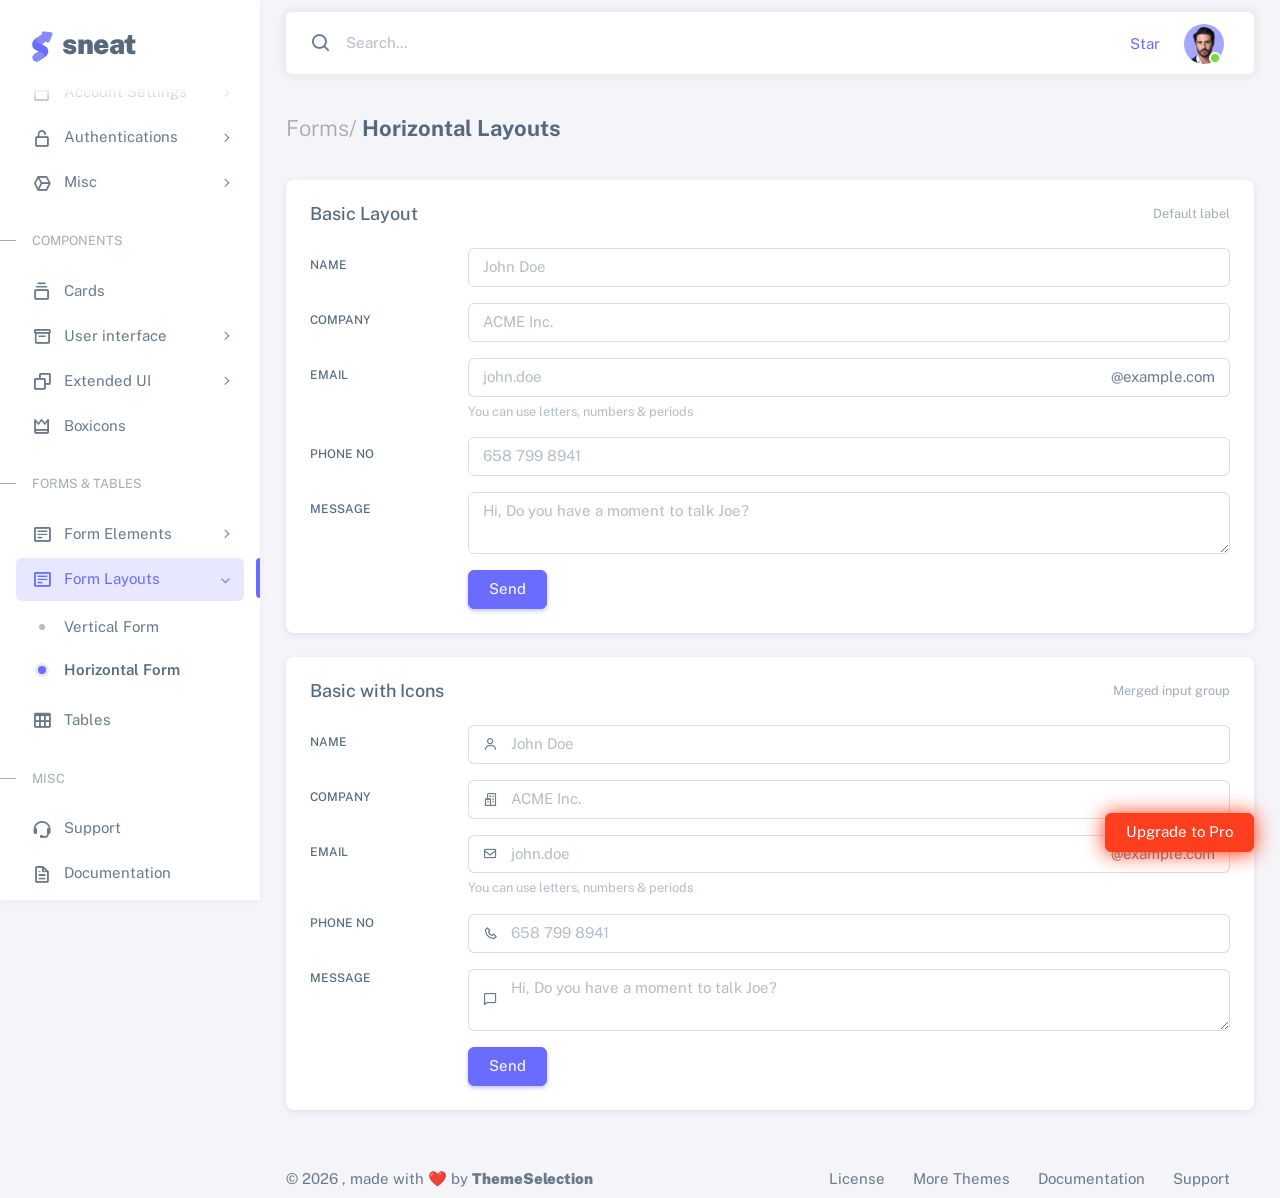
<file: html/form-layouts-horizontal.html>
<!DOCTYPE html>

<!-- =========================================================
* Sneat - Bootstrap 5 HTML Admin Template - Pro | v1.0.0
==============================================================

* Product Page: https://themeselection.com/products/sneat-bootstrap-html-admin-template/
* Created by: ThemeSelection
* License: You must have a valid license purchased in order to legally use the theme for your project.
* Copyright ThemeSelection (https://themeselection.com)

=========================================================
 -->
<!-- beautify ignore:start -->
<html
  lang="en"
  class="light-style layout-menu-fixed"
  dir="ltr"
  data-theme="theme-default"
  data-assets-path="../assets/"
  data-template="vertical-menu-template-free"
>
  <head>
    <meta charset="utf-8" />
    <meta
      name="viewport"
      content="width=device-width, initial-scale=1.0, user-scalable=no, minimum-scale=1.0, maximum-scale=1.0"
    />

    <title>Horizontal Layouts - Forms | Sneat - Bootstrap 5 HTML Admin Template - Pro</title>

    <meta name="description" content="" />

    <!-- Favicon -->
    <link rel="icon" type="image/x-icon" href="../assets/img/favicon/favicon.ico" />

    <!-- Fonts -->
    <link rel="preconnect" href="https://fonts.googleapis.com" />
    <link rel="preconnect" href="https://fonts.gstatic.com" crossorigin />
    <link
      href="https://fonts.googleapis.com/css2?family=Public+Sans:ital,wght@0,300;0,400;0,500;0,600;0,700;1,300;1,400;1,500;1,600;1,700&display=swap"
      rel="stylesheet"
    />

    <!-- Icons. Uncomment required icon fonts -->
    <link rel="stylesheet" href="../assets/vendor/fonts/boxicons.css" />

    <!-- Core CSS -->
    <link rel="stylesheet" href="../assets/vendor/css/core.css" class="template-customizer-core-css" />
    <link rel="stylesheet" href="../assets/vendor/css/theme-default.css" class="template-customizer-theme-css" />
    <link rel="stylesheet" href="../assets/css/demo.css" />

    <!-- Vendors CSS -->
    <link rel="stylesheet" href="../assets/vendor/libs/perfect-scrollbar/perfect-scrollbar.css" />

    <!-- Page CSS -->

    <!-- Helpers -->
    <script src="../assets/vendor/js/helpers.js"></script>

    <!--! Template customizer & Theme config files MUST be included after core stylesheets and helpers.js in the <head> section -->
    <!--? Config:  Mandatory theme config file contain global vars & default theme options, Set your preferred theme option in this file.  -->
    <script src="../assets/js/config.js"></script>
  </head>

  <body>
    <!-- Layout wrapper -->
    <div class="layout-wrapper layout-content-navbar">
      <div class="layout-container">
        <!-- Menu -->

        <aside id="layout-menu" class="layout-menu menu-vertical menu bg-menu-theme">
          <div class="app-brand demo">
            <a href="index.html" class="app-brand-link">
              <span class="app-brand-logo demo">
                <svg
                  width="25"
                  viewBox="0 0 25 42"
                  version="1.1"
                  xmlns="http://www.w3.org/2000/svg"
                  xmlns:xlink="http://www.w3.org/1999/xlink"
                >
                  <defs>
                    <path
                      d="M13.7918663,0.358365126 L3.39788168,7.44174259 C0.566865006,9.69408886 -0.379795268,12.4788597 0.557900856,15.7960551 C0.68998853,16.2305145 1.09562888,17.7872135 3.12357076,19.2293357 C3.8146334,19.7207684 5.32369333,20.3834223 7.65075054,21.2172976 L7.59773219,21.2525164 L2.63468769,24.5493413 C0.445452254,26.3002124 0.0884951797,28.5083815 1.56381646,31.1738486 C2.83770406,32.8170431 5.20850219,33.2640127 7.09180128,32.5391577 C8.347334,32.0559211 11.4559176,30.0011079 16.4175519,26.3747182 C18.0338572,24.4997857 18.6973423,22.4544883 18.4080071,20.2388261 C17.963753,17.5346866 16.1776345,15.5799961 13.0496516,14.3747546 L10.9194936,13.4715819 L18.6192054,7.984237 L13.7918663,0.358365126 Z"
                      id="path-1"
                    ></path>
                    <path
                      d="M5.47320593,6.00457225 C4.05321814,8.216144 4.36334763,10.0722806 6.40359441,11.5729822 C8.61520715,12.571656 10.0999176,13.2171421 10.8577257,13.5094407 L15.5088241,14.433041 L18.6192054,7.984237 C15.5364148,3.11535317 13.9273018,0.573395879 13.7918663,0.358365126 C13.5790555,0.511491653 10.8061687,2.3935607 5.47320593,6.00457225 Z"
                      id="path-3"
                    ></path>
                    <path
                      d="M7.50063644,21.2294429 L12.3234468,23.3159332 C14.1688022,24.7579751 14.397098,26.4880487 13.008334,28.506154 C11.6195701,30.5242593 10.3099883,31.790241 9.07958868,32.3040991 C5.78142938,33.4346997 4.13234973,34 4.13234973,34 C4.13234973,34 2.75489982,33.0538207 2.37032616e-14,31.1614621 C-0.55822714,27.8186216 -0.55822714,26.0572515 -4.05231404e-15,25.8773518 C0.83734071,25.6075023 2.77988457,22.8248993 3.3049379,22.52991 C3.65497346,22.3332504 5.05353963,21.8997614 7.50063644,21.2294429 Z"
                      id="path-4"
                    ></path>
                    <path
                      d="M20.6,7.13333333 L25.6,13.8 C26.2627417,14.6836556 26.0836556,15.9372583 25.2,16.6 C24.8538077,16.8596443 24.4327404,17 24,17 L14,17 C12.8954305,17 12,16.1045695 12,15 C12,14.5672596 12.1403557,14.1461923 12.4,13.8 L17.4,7.13333333 C18.0627417,6.24967773 19.3163444,6.07059163 20.2,6.73333333 C20.3516113,6.84704183 20.4862915,6.981722 20.6,7.13333333 Z"
                      id="path-5"
                    ></path>
                  </defs>
                  <g id="g-app-brand" stroke="none" stroke-width="1" fill="none" fill-rule="evenodd">
                    <g id="Brand-Logo" transform="translate(-27.000000, -15.000000)">
                      <g id="Icon" transform="translate(27.000000, 15.000000)">
                        <g id="Mask" transform="translate(0.000000, 8.000000)">
                          <mask id="mask-2" fill="white">
                            <use xlink:href="#path-1"></use>
                          </mask>
                          <use fill="#696cff" xlink:href="#path-1"></use>
                          <g id="Path-3" mask="url(#mask-2)">
                            <use fill="#696cff" xlink:href="#path-3"></use>
                            <use fill-opacity="0.2" fill="#FFFFFF" xlink:href="#path-3"></use>
                          </g>
                          <g id="Path-4" mask="url(#mask-2)">
                            <use fill="#696cff" xlink:href="#path-4"></use>
                            <use fill-opacity="0.2" fill="#FFFFFF" xlink:href="#path-4"></use>
                          </g>
                        </g>
                        <g
                          id="Triangle"
                          transform="translate(19.000000, 11.000000) rotate(-300.000000) translate(-19.000000, -11.000000) "
                        >
                          <use fill="#696cff" xlink:href="#path-5"></use>
                          <use fill-opacity="0.2" fill="#FFFFFF" xlink:href="#path-5"></use>
                        </g>
                      </g>
                    </g>
                  </g>
                </svg>
              </span>
              <span class="app-brand-text demo menu-text fw-bolder ms-2">Sneat</span>
            </a>

            <a href="javascript:void(0);" class="layout-menu-toggle menu-link text-large ms-auto d-block d-xl-none">
              <i class="bx bx-chevron-left bx-sm align-middle"></i>
            </a>
          </div>

          <div class="menu-inner-shadow"></div>

          <ul class="menu-inner py-1">
            <!-- Dashboard -->
            <li class="menu-item">
              <a href="index.html" class="menu-link">
                <i class="menu-icon tf-icons bx bx-home-circle"></i>
                <div data-i18n="Analytics">Dashboard</div>
              </a>
            </li>

            <!-- Layouts -->
            <li class="menu-item">
              <a href="javascript:void(0);" class="menu-link menu-toggle">
                <i class="menu-icon tf-icons bx bx-layout"></i>
                <div data-i18n="Layouts">Layouts</div>
              </a>

              <ul class="menu-sub">
                <li class="menu-item">
                  <a href="layouts-without-menu.html" class="menu-link">
                    <div data-i18n="Without menu">Without menu</div>
                  </a>
                </li>
                <li class="menu-item">
                  <a href="layouts-without-navbar.html" class="menu-link">
                    <div data-i18n="Without navbar">Without navbar</div>
                  </a>
                </li>
                <li class="menu-item">
                  <a href="layouts-container.html" class="menu-link">
                    <div data-i18n="Container">Container</div>
                  </a>
                </li>
                <li class="menu-item">
                  <a href="layouts-fluid.html" class="menu-link">
                    <div data-i18n="Fluid">Fluid</div>
                  </a>
                </li>
                <li class="menu-item">
                  <a href="layouts-blank.html" class="menu-link">
                    <div data-i18n="Blank">Blank</div>
                  </a>
                </li>
              </ul>
            </li>

            <li class="menu-header small text-uppercase">
              <span class="menu-header-text">Pages</span>
            </li>
            <li class="menu-item">
              <a href="javascript:void(0);" class="menu-link menu-toggle">
                <i class="menu-icon tf-icons bx bx-dock-top"></i>
                <div data-i18n="Account Settings">Account Settings</div>
              </a>
              <ul class="menu-sub">
                <li class="menu-item">
                  <a href="pages-account-settings-account.html" class="menu-link">
                    <div data-i18n="Account">Account</div>
                  </a>
                </li>
                <li class="menu-item">
                  <a href="pages-account-settings-notifications.html" class="menu-link">
                    <div data-i18n="Notifications">Notifications</div>
                  </a>
                </li>
                <li class="menu-item">
                  <a href="pages-account-settings-connections.html" class="menu-link">
                    <div data-i18n="Connections">Connections</div>
                  </a>
                </li>
              </ul>
            </li>
            <li class="menu-item">
              <a href="javascript:void(0);" class="menu-link menu-toggle">
                <i class="menu-icon tf-icons bx bx-lock-open-alt"></i>
                <div data-i18n="Authentications">Authentications</div>
              </a>
              <ul class="menu-sub">
                <li class="menu-item">
                  <a href="auth-login-basic.html" class="menu-link" target="_blank">
                    <div data-i18n="Basic">Login</div>
                  </a>
                </li>
                <li class="menu-item">
                  <a href="auth-register-basic.html" class="menu-link" target="_blank">
                    <div data-i18n="Basic">Register</div>
                  </a>
                </li>
                <li class="menu-item">
                  <a href="auth-forgot-password-basic.html" class="menu-link" target="_blank">
                    <div data-i18n="Basic">Forgot Password</div>
                  </a>
                </li>
              </ul>
            </li>
            <li class="menu-item">
              <a href="javascript:void(0);" class="menu-link menu-toggle">
                <i class="menu-icon tf-icons bx bx-cube-alt"></i>
                <div data-i18n="Misc">Misc</div>
              </a>
              <ul class="menu-sub">
                <li class="menu-item">
                  <a href="pages-misc-error.html" class="menu-link">
                    <div data-i18n="Error">Error</div>
                  </a>
                </li>
                <li class="menu-item">
                  <a href="pages-misc-under-maintenance.html" class="menu-link">
                    <div data-i18n="Under Maintenance">Under Maintenance</div>
                  </a>
                </li>
              </ul>
            </li>
            <!-- Components -->
            <li class="menu-header small text-uppercase"><span class="menu-header-text">Components</span></li>
            <!-- Cards -->
            <li class="menu-item">
              <a href="cards-basic.html" class="menu-link">
                <i class="menu-icon tf-icons bx bx-collection"></i>
                <div data-i18n="Basic">Cards</div>
              </a>
            </li>
            <!-- User interface -->
            <li class="menu-item">
              <a href="javascript:void(0)" class="menu-link menu-toggle">
                <i class="menu-icon tf-icons bx bx-box"></i>
                <div data-i18n="User interface">User interface</div>
              </a>
              <ul class="menu-sub">
                <li class="menu-item">
                  <a href="ui-accordion.html" class="menu-link">
                    <div data-i18n="Accordion">Accordion</div>
                  </a>
                </li>
                <li class="menu-item">
                  <a href="ui-alerts.html" class="menu-link">
                    <div data-i18n="Alerts">Alerts</div>
                  </a>
                </li>
                <li class="menu-item">
                  <a href="ui-badges.html" class="menu-link">
                    <div data-i18n="Badges">Badges</div>
                  </a>
                </li>
                <li class="menu-item">
                  <a href="ui-buttons.html" class="menu-link">
                    <div data-i18n="Buttons">Buttons</div>
                  </a>
                </li>
                <li class="menu-item">
                  <a href="ui-carousel.html" class="menu-link">
                    <div data-i18n="Carousel">Carousel</div>
                  </a>
                </li>
                <li class="menu-item">
                  <a href="ui-collapse.html" class="menu-link">
                    <div data-i18n="Collapse">Collapse</div>
                  </a>
                </li>
                <li class="menu-item">
                  <a href="ui-dropdowns.html" class="menu-link">
                    <div data-i18n="Dropdowns">Dropdowns</div>
                  </a>
                </li>
                <li class="menu-item">
                  <a href="ui-footer.html" class="menu-link">
                    <div data-i18n="Footer">Footer</div>
                  </a>
                </li>
                <li class="menu-item">
                  <a href="ui-list-groups.html" class="menu-link">
                    <div data-i18n="List Groups">List groups</div>
                  </a>
                </li>
                <li class="menu-item">
                  <a href="ui-modals.html" class="menu-link">
                    <div data-i18n="Modals">Modals</div>
                  </a>
                </li>
                <li class="menu-item">
                  <a href="ui-navbar.html" class="menu-link">
                    <div data-i18n="Navbar">Navbar</div>
                  </a>
                </li>
                <li class="menu-item">
                  <a href="ui-offcanvas.html" class="menu-link">
                    <div data-i18n="Offcanvas">Offcanvas</div>
                  </a>
                </li>
                <li class="menu-item">
                  <a href="ui-pagination-breadcrumbs.html" class="menu-link">
                    <div data-i18n="Pagination &amp; Breadcrumbs">Pagination &amp; Breadcrumbs</div>
                  </a>
                </li>
                <li class="menu-item">
                  <a href="ui-progress.html" class="menu-link">
                    <div data-i18n="Progress">Progress</div>
                  </a>
                </li>
                <li class="menu-item">
                  <a href="ui-spinners.html" class="menu-link">
                    <div data-i18n="Spinners">Spinners</div>
                  </a>
                </li>
                <li class="menu-item">
                  <a href="ui-tabs-pills.html" class="menu-link">
                    <div data-i18n="Tabs &amp; Pills">Tabs &amp; Pills</div>
                  </a>
                </li>
                <li class="menu-item">
                  <a href="ui-toasts.html" class="menu-link">
                    <div data-i18n="Toasts">Toasts</div>
                  </a>
                </li>
                <li class="menu-item">
                  <a href="ui-tooltips-popovers.html" class="menu-link">
                    <div data-i18n="Tooltips & Popovers">Tooltips &amp; popovers</div>
                  </a>
                </li>
                <li class="menu-item">
                  <a href="ui-typography.html" class="menu-link">
                    <div data-i18n="Typography">Typography</div>
                  </a>
                </li>
              </ul>
            </li>

            <!-- Extended components -->
            <li class="menu-item">
              <a href="javascript:void(0)" class="menu-link menu-toggle">
                <i class="menu-icon tf-icons bx bx-copy"></i>
                <div data-i18n="Extended UI">Extended UI</div>
              </a>
              <ul class="menu-sub">
                <li class="menu-item">
                  <a href="extended-ui-perfect-scrollbar.html" class="menu-link">
                    <div data-i18n="Perfect Scrollbar">Perfect scrollbar</div>
                  </a>
                </li>
                <li class="menu-item">
                  <a href="extended-ui-text-divider.html" class="menu-link">
                    <div data-i18n="Text Divider">Text Divider</div>
                  </a>
                </li>
              </ul>
            </li>

            <li class="menu-item">
              <a href="icons-boxicons.html" class="menu-link">
                <i class="menu-icon tf-icons bx bx-crown"></i>
                <div data-i18n="Boxicons">Boxicons</div>
              </a>
            </li>

            <!-- Forms & Tables -->
            <li class="menu-header small text-uppercase"><span class="menu-header-text">Forms &amp; Tables</span></li>
            <!-- Forms -->
            <li class="menu-item">
              <a href="javascript:void(0);" class="menu-link menu-toggle">
                <i class="menu-icon tf-icons bx bx-detail"></i>
                <div data-i18n="Form Elements">Form Elements</div>
              </a>
              <ul class="menu-sub">
                <li class="menu-item">
                  <a href="forms-basic-inputs.html" class="menu-link">
                    <div data-i18n="Basic Inputs">Basic Inputs</div>
                  </a>
                </li>
                <li class="menu-item">
                  <a href="forms-input-groups.html" class="menu-link">
                    <div data-i18n="Input groups">Input groups</div>
                  </a>
                </li>
              </ul>
            </li>
            <li class="menu-item active open">
              <a href="javascript:void(0);" class="menu-link menu-toggle">
                <i class="menu-icon tf-icons bx bx-detail"></i>
                <div data-i18n="Form Layouts">Form Layouts</div>
              </a>
              <ul class="menu-sub">
                <li class="menu-item">
                  <a href="form-layouts-vertical.html" class="menu-link">
                    <div data-i18n="Vertical Form">Vertical Form</div>
                  </a>
                </li>
                <li class="menu-item active">
                  <a href="form-layouts-horizontal.html" class="menu-link">
                    <div data-i18n="Horizontal Form">Horizontal Form</div>
                  </a>
                </li>
              </ul>
            </li>
            <!-- Tables -->
            <li class="menu-item">
              <a href="tables-basic.html" class="menu-link">
                <i class="menu-icon tf-icons bx bx-table"></i>
                <div data-i18n="Tables">Tables</div>
              </a>
            </li>
            <!-- Misc -->
            <li class="menu-header small text-uppercase"><span class="menu-header-text">Misc</span></li>
            <li class="menu-item">
              <a
                href="https://github.com/themeselection/sneat-html-admin-template-free/issues"
                target="_blank"
                class="menu-link"
              >
                <i class="menu-icon tf-icons bx bx-support"></i>
                <div data-i18n="Support">Support</div>
              </a>
            </li>
            <li class="menu-item">
              <a
                href="https://themeselection.com/demo/sneat-bootstrap-html-admin-template/documentation/"
                target="_blank"
                class="menu-link"
              >
                <i class="menu-icon tf-icons bx bx-file"></i>
                <div data-i18n="Documentation">Documentation</div>
              </a>
            </li>
          </ul>
        </aside>
        <!-- / Menu -->

        <!-- Layout container -->
        <div class="layout-page">
          <!-- Navbar -->

          <nav
            class="layout-navbar container-xxl navbar navbar-expand-xl navbar-detached align-items-center bg-navbar-theme"
            id="layout-navbar"
          >
            <div class="layout-menu-toggle navbar-nav align-items-xl-center me-3 me-xl-0 d-xl-none">
              <a class="nav-item nav-link px-0 me-xl-4" href="javascript:void(0)">
                <i class="bx bx-menu bx-sm"></i>
              </a>
            </div>

            <div class="navbar-nav-right d-flex align-items-center" id="navbar-collapse">
              <!-- Search -->
              <div class="navbar-nav align-items-center">
                <div class="nav-item d-flex align-items-center">
                  <i class="bx bx-search fs-4 lh-0"></i>
                  <input
                    type="text"
                    class="form-control border-0 shadow-none"
                    placeholder="Search..."
                    aria-label="Search..."
                  />
                </div>
              </div>
              <!-- /Search -->

              <ul class="navbar-nav flex-row align-items-center ms-auto">
                <!-- Place this tag where you want the button to render. -->
                <li class="nav-item lh-1 me-3">
                  <a
                    class="github-button"
                    href="https://github.com/themeselection/sneat-html-admin-template-free"
                    data-icon="octicon-star"
                    data-size="large"
                    data-show-count="true"
                    aria-label="Star themeselection/sneat-html-admin-template-free on GitHub"
                    >Star</a
                  >
                </li>

                <!-- User -->
                <li class="nav-item navbar-dropdown dropdown-user dropdown">
                  <a class="nav-link dropdown-toggle hide-arrow" href="javascript:void(0);" data-bs-toggle="dropdown">
                    <div class="avatar avatar-online">
                      <img src="../assets/img/avatars/1.png" alt class="w-px-40 h-auto rounded-circle" />
                    </div>
                  </a>
                  <ul class="dropdown-menu dropdown-menu-end">
                    <li>
                      <a class="dropdown-item" href="#">
                        <div class="d-flex">
                          <div class="flex-shrink-0 me-3">
                            <div class="avatar avatar-online">
                              <img src="../assets/img/avatars/1.png" alt class="w-px-40 h-auto rounded-circle" />
                            </div>
                          </div>
                          <div class="flex-grow-1">
                            <span class="fw-semibold d-block">John Doe</span>
                            <small class="text-muted">Admin</small>
                          </div>
                        </div>
                      </a>
                    </li>
                    <li>
                      <div class="dropdown-divider"></div>
                    </li>
                    <li>
                      <a class="dropdown-item" href="#">
                        <i class="bx bx-user me-2"></i>
                        <span class="align-middle">My Profile</span>
                      </a>
                    </li>
                    <li>
                      <a class="dropdown-item" href="#">
                        <i class="bx bx-cog me-2"></i>
                        <span class="align-middle">Settings</span>
                      </a>
                    </li>
                    <li>
                      <a class="dropdown-item" href="#">
                        <span class="d-flex align-items-center align-middle">
                          <i class="flex-shrink-0 bx bx-credit-card me-2"></i>
                          <span class="flex-grow-1 align-middle">Billing</span>
                          <span class="flex-shrink-0 badge badge-center rounded-pill bg-danger w-px-20 h-px-20">4</span>
                        </span>
                      </a>
                    </li>
                    <li>
                      <div class="dropdown-divider"></div>
                    </li>
                    <li>
                      <a class="dropdown-item" href="auth-login-basic.html">
                        <i class="bx bx-power-off me-2"></i>
                        <span class="align-middle">Log Out</span>
                      </a>
                    </li>
                  </ul>
                </li>
                <!--/ User -->
              </ul>
            </div>
          </nav>

          <!-- / Navbar -->

          <!-- Content wrapper -->
          <div class="content-wrapper">
            <!-- Content -->

            <div class="container-xxl flex-grow-1 container-p-y">
              <h4 class="fw-bold py-3 mb-4"><span class="text-muted fw-light">Forms/</span> Horizontal Layouts</h4>

              <!-- Basic Layout & Basic with Icons -->
              <div class="row">
                <!-- Basic Layout -->
                <div class="col-xxl">
                  <div class="card mb-4">
                    <div class="card-header d-flex align-items-center justify-content-between">
                      <h5 class="mb-0">Basic Layout</h5>
                      <small class="text-muted float-end">Default label</small>
                    </div>
                    <div class="card-body">
                      <form>
                        <div class="row mb-3">
                          <label class="col-sm-2 col-form-label" for="basic-default-name">Name</label>
                          <div class="col-sm-10">
                            <input type="text" class="form-control" id="basic-default-name" placeholder="John Doe" />
                          </div>
                        </div>
                        <div class="row mb-3">
                          <label class="col-sm-2 col-form-label" for="basic-default-company">Company</label>
                          <div class="col-sm-10">
                            <input
                              type="text"
                              class="form-control"
                              id="basic-default-company"
                              placeholder="ACME Inc."
                            />
                          </div>
                        </div>
                        <div class="row mb-3">
                          <label class="col-sm-2 col-form-label" for="basic-default-email">Email</label>
                          <div class="col-sm-10">
                            <div class="input-group input-group-merge">
                              <input
                                type="text"
                                id="basic-default-email"
                                class="form-control"
                                placeholder="john.doe"
                                aria-label="john.doe"
                                aria-describedby="basic-default-email2"
                              />
                              <span class="input-group-text" id="basic-default-email2">@example.com</span>
                            </div>
                            <div class="form-text">You can use letters, numbers & periods</div>
                          </div>
                        </div>
                        <div class="row mb-3">
                          <label class="col-sm-2 col-form-label" for="basic-default-phone">Phone No</label>
                          <div class="col-sm-10">
                            <input
                              type="text"
                              id="basic-default-phone"
                              class="form-control phone-mask"
                              placeholder="658 799 8941"
                              aria-label="658 799 8941"
                              aria-describedby="basic-default-phone"
                            />
                          </div>
                        </div>
                        <div class="row mb-3">
                          <label class="col-sm-2 col-form-label" for="basic-default-message">Message</label>
                          <div class="col-sm-10">
                            <textarea
                              id="basic-default-message"
                              class="form-control"
                              placeholder="Hi, Do you have a moment to talk Joe?"
                              aria-label="Hi, Do you have a moment to talk Joe?"
                              aria-describedby="basic-icon-default-message2"
                            ></textarea>
                          </div>
                        </div>
                        <div class="row justify-content-end">
                          <div class="col-sm-10">
                            <button type="submit" class="btn btn-primary">Send</button>
                          </div>
                        </div>
                      </form>
                    </div>
                  </div>
                </div>
                <!-- Basic with Icons -->
                <div class="col-xxl">
                  <div class="card mb-4">
                    <div class="card-header d-flex align-items-center justify-content-between">
                      <h5 class="mb-0">Basic with Icons</h5>
                      <small class="text-muted float-end">Merged input group</small>
                    </div>
                    <div class="card-body">
                      <form>
                        <div class="row mb-3">
                          <label class="col-sm-2 col-form-label" for="basic-icon-default-fullname">Name</label>
                          <div class="col-sm-10">
                            <div class="input-group input-group-merge">
                              <span id="basic-icon-default-fullname2" class="input-group-text"
                                ><i class="bx bx-user"></i
                              ></span>
                              <input
                                type="text"
                                class="form-control"
                                id="basic-icon-default-fullname"
                                placeholder="John Doe"
                                aria-label="John Doe"
                                aria-describedby="basic-icon-default-fullname2"
                              />
                            </div>
                          </div>
                        </div>
                        <div class="row mb-3">
                          <label class="col-sm-2 col-form-label" for="basic-icon-default-company">Company</label>
                          <div class="col-sm-10">
                            <div class="input-group input-group-merge">
                              <span id="basic-icon-default-company2" class="input-group-text"
                                ><i class="bx bx-buildings"></i
                              ></span>
                              <input
                                type="text"
                                id="basic-icon-default-company"
                                class="form-control"
                                placeholder="ACME Inc."
                                aria-label="ACME Inc."
                                aria-describedby="basic-icon-default-company2"
                              />
                            </div>
                          </div>
                        </div>
                        <div class="row mb-3">
                          <label class="col-sm-2 col-form-label" for="basic-icon-default-email">Email</label>
                          <div class="col-sm-10">
                            <div class="input-group input-group-merge">
                              <span class="input-group-text"><i class="bx bx-envelope"></i></span>
                              <input
                                type="text"
                                id="basic-icon-default-email"
                                class="form-control"
                                placeholder="john.doe"
                                aria-label="john.doe"
                                aria-describedby="basic-icon-default-email2"
                              />
                              <span id="basic-icon-default-email2" class="input-group-text">@example.com</span>
                            </div>
                            <div class="form-text">You can use letters, numbers & periods</div>
                          </div>
                        </div>
                        <div class="row mb-3">
                          <label class="col-sm-2 form-label" for="basic-icon-default-phone">Phone No</label>
                          <div class="col-sm-10">
                            <div class="input-group input-group-merge">
                              <span id="basic-icon-default-phone2" class="input-group-text"
                                ><i class="bx bx-phone"></i
                              ></span>
                              <input
                                type="text"
                                id="basic-icon-default-phone"
                                class="form-control phone-mask"
                                placeholder="658 799 8941"
                                aria-label="658 799 8941"
                                aria-describedby="basic-icon-default-phone2"
                              />
                            </div>
                          </div>
                        </div>
                        <div class="row mb-3">
                          <label class="col-sm-2 form-label" for="basic-icon-default-message">Message</label>
                          <div class="col-sm-10">
                            <div class="input-group input-group-merge">
                              <span id="basic-icon-default-message2" class="input-group-text"
                                ><i class="bx bx-comment"></i
                              ></span>
                              <textarea
                                id="basic-icon-default-message"
                                class="form-control"
                                placeholder="Hi, Do you have a moment to talk Joe?"
                                aria-label="Hi, Do you have a moment to talk Joe?"
                                aria-describedby="basic-icon-default-message2"
                              ></textarea>
                            </div>
                          </div>
                        </div>
                        <div class="row justify-content-end">
                          <div class="col-sm-10">
                            <button type="submit" class="btn btn-primary">Send</button>
                          </div>
                        </div>
                      </form>
                    </div>
                  </div>
                </div>
              </div>
            </div>
            <!-- / Content -->

            <!-- Footer -->
            <footer class="content-footer footer bg-footer-theme">
              <div class="container-xxl d-flex flex-wrap justify-content-between py-2 flex-md-row flex-column">
                <div class="mb-2 mb-md-0">
                  ©
                  <script>
                    document.write(new Date().getFullYear());
                  </script>
                  , made with ❤️ by
                  <a href="https://themeselection.com" target="_blank" class="footer-link fw-bolder">ThemeSelection</a>
                </div>
                <div>
                  <a href="https://themeselection.com/license/" class="footer-link me-4" target="_blank">License</a>
                  <a href="https://themeselection.com/" target="_blank" class="footer-link me-4">More Themes</a>

                  <a
                    href="https://themeselection.com/demo/sneat-bootstrap-html-admin-template/documentation/"
                    target="_blank"
                    class="footer-link me-4"
                    >Documentation</a
                  >

                  <a
                    href="https://github.com/themeselection/sneat-html-admin-template-free/issues"
                    target="_blank"
                    class="footer-link me-4"
                    >Support</a
                  >
                </div>
              </div>
            </footer>
            <!-- / Footer -->

            <div class="content-backdrop fade"></div>
          </div>
          <!-- Content wrapper -->
        </div>
        <!-- / Layout page -->
      </div>

      <!-- Overlay -->
      <div class="layout-overlay layout-menu-toggle"></div>
    </div>
    <!-- / Layout wrapper -->

    <div class="buy-now">
      <a
        href="https://themeselection.com/products/sneat-bootstrap-html-admin-template/"
        target="_blank"
        class="btn btn-danger btn-buy-now"
        >Upgrade to Pro</a
      >
    </div>

    <!-- Core JS -->
    <!-- build:js assets/vendor/js/core.js -->
    <script src="../assets/vendor/libs/jquery/jquery.js"></script>
    <script src="../assets/vendor/libs/popper/popper.js"></script>
    <script src="../assets/vendor/js/bootstrap.js"></script>
    <script src="../assets/vendor/libs/perfect-scrollbar/perfect-scrollbar.js"></script>

    <script src="../assets/vendor/js/menu.js"></script>
    <!-- endbuild -->

    <!-- Vendors JS -->

    <!-- Main JS -->
    <script src="../assets/js/main.js"></script>

    <!-- Page JS -->

    <!-- Place this tag in your head or just before your close body tag. -->
    <script async defer src="https://buttons.github.io/buttons.js"></script>
  </body>
</html>
</file>
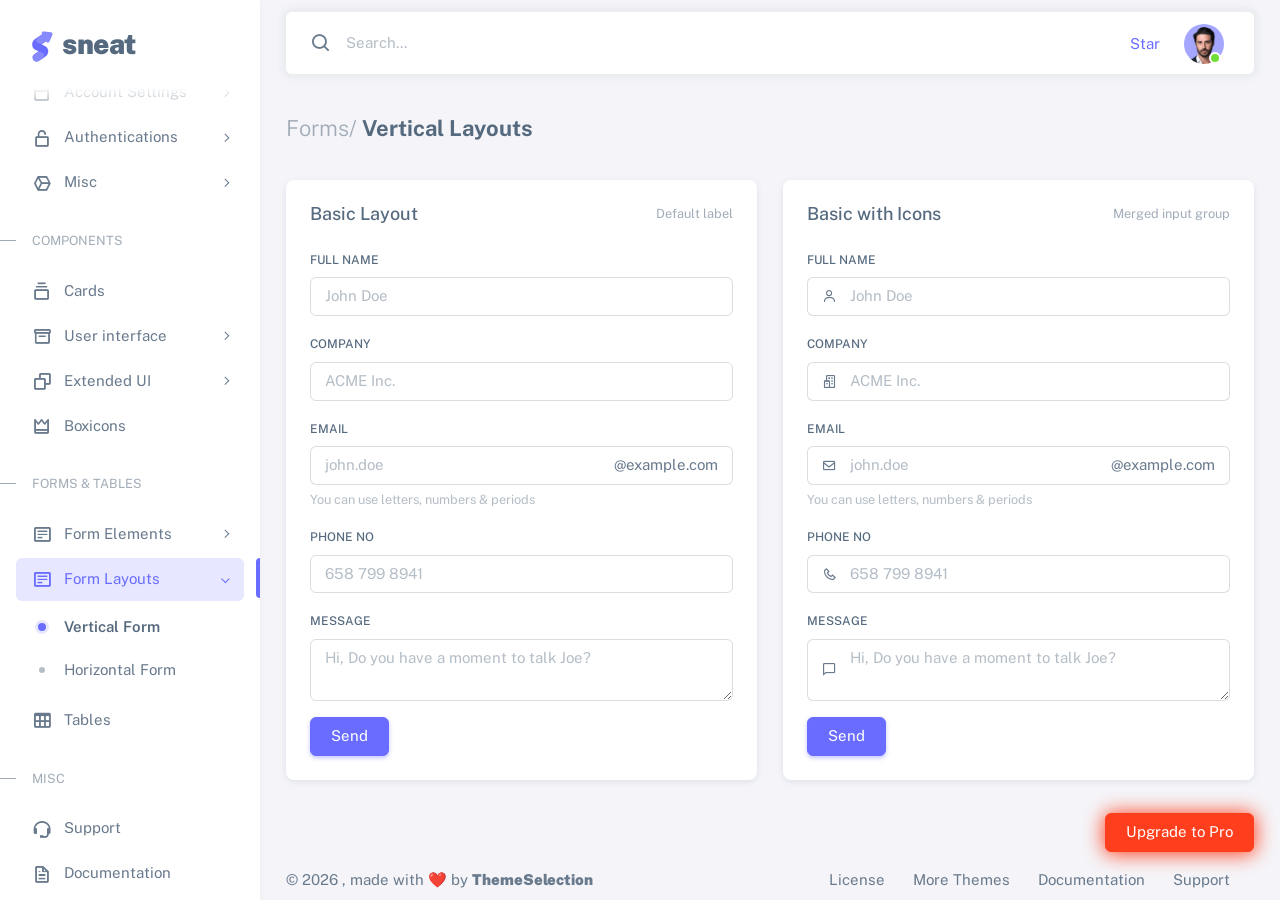
<file: html/form-layouts-vertical.html>
<!DOCTYPE html>

<!-- =========================================================
* Sneat - Bootstrap 5 HTML Admin Template - Pro | v1.0.0
==============================================================

* Product Page: https://themeselection.com/products/sneat-bootstrap-html-admin-template/
* Created by: ThemeSelection
* License: You must have a valid license purchased in order to legally use the theme for your project.
* Copyright ThemeSelection (https://themeselection.com)

=========================================================
 -->
<!-- beautify ignore:start -->
<html
  lang="en"
  class="light-style layout-menu-fixed"
  dir="ltr"
  data-theme="theme-default"
  data-assets-path="../assets/"
  data-template="vertical-menu-template-free"
>
  <head>
    <meta charset="utf-8" />
    <meta
      name="viewport"
      content="width=device-width, initial-scale=1.0, user-scalable=no, minimum-scale=1.0, maximum-scale=1.0"
    />

    <title>Vertical Layouts - Forms | Sneat - Bootstrap 5 HTML Admin Template - Pro</title>

    <meta name="description" content="" />

    <!-- Favicon -->
    <link rel="icon" type="image/x-icon" href="../assets/img/favicon/favicon.ico" />

    <!-- Fonts -->
    <link rel="preconnect" href="https://fonts.googleapis.com" />
    <link rel="preconnect" href="https://fonts.gstatic.com" crossorigin />
    <link
      href="https://fonts.googleapis.com/css2?family=Public+Sans:ital,wght@0,300;0,400;0,500;0,600;0,700;1,300;1,400;1,500;1,600;1,700&display=swap"
      rel="stylesheet"
    />

    <!-- Icons. Uncomment required icon fonts -->
    <link rel="stylesheet" href="../assets/vendor/fonts/boxicons.css" />

    <!-- Core CSS -->
    <link rel="stylesheet" href="../assets/vendor/css/core.css" class="template-customizer-core-css" />
    <link rel="stylesheet" href="../assets/vendor/css/theme-default.css" class="template-customizer-theme-css" />
    <link rel="stylesheet" href="../assets/css/demo.css" />

    <!-- Vendors CSS -->
    <link rel="stylesheet" href="../assets/vendor/libs/perfect-scrollbar/perfect-scrollbar.css" />

    <!-- Page CSS -->

    <!-- Helpers -->
    <script src="../assets/vendor/js/helpers.js"></script>

    <!--! Template customizer & Theme config files MUST be included after core stylesheets and helpers.js in the <head> section -->
    <!--? Config:  Mandatory theme config file contain global vars & default theme options, Set your preferred theme option in this file.  -->
    <script src="../assets/js/config.js"></script>
  </head>

  <body>
    <!-- Layout wrapper -->
    <div class="layout-wrapper layout-content-navbar">
      <div class="layout-container">
        <!-- Menu -->

        <aside id="layout-menu" class="layout-menu menu-vertical menu bg-menu-theme">
          <div class="app-brand demo">
            <a href="index.html" class="app-brand-link">
              <span class="app-brand-logo demo">
                <svg
                  width="25"
                  viewBox="0 0 25 42"
                  version="1.1"
                  xmlns="http://www.w3.org/2000/svg"
                  xmlns:xlink="http://www.w3.org/1999/xlink"
                >
                  <defs>
                    <path
                      d="M13.7918663,0.358365126 L3.39788168,7.44174259 C0.566865006,9.69408886 -0.379795268,12.4788597 0.557900856,15.7960551 C0.68998853,16.2305145 1.09562888,17.7872135 3.12357076,19.2293357 C3.8146334,19.7207684 5.32369333,20.3834223 7.65075054,21.2172976 L7.59773219,21.2525164 L2.63468769,24.5493413 C0.445452254,26.3002124 0.0884951797,28.5083815 1.56381646,31.1738486 C2.83770406,32.8170431 5.20850219,33.2640127 7.09180128,32.5391577 C8.347334,32.0559211 11.4559176,30.0011079 16.4175519,26.3747182 C18.0338572,24.4997857 18.6973423,22.4544883 18.4080071,20.2388261 C17.963753,17.5346866 16.1776345,15.5799961 13.0496516,14.3747546 L10.9194936,13.4715819 L18.6192054,7.984237 L13.7918663,0.358365126 Z"
                      id="path-1"
                    ></path>
                    <path
                      d="M5.47320593,6.00457225 C4.05321814,8.216144 4.36334763,10.0722806 6.40359441,11.5729822 C8.61520715,12.571656 10.0999176,13.2171421 10.8577257,13.5094407 L15.5088241,14.433041 L18.6192054,7.984237 C15.5364148,3.11535317 13.9273018,0.573395879 13.7918663,0.358365126 C13.5790555,0.511491653 10.8061687,2.3935607 5.47320593,6.00457225 Z"
                      id="path-3"
                    ></path>
                    <path
                      d="M7.50063644,21.2294429 L12.3234468,23.3159332 C14.1688022,24.7579751 14.397098,26.4880487 13.008334,28.506154 C11.6195701,30.5242593 10.3099883,31.790241 9.07958868,32.3040991 C5.78142938,33.4346997 4.13234973,34 4.13234973,34 C4.13234973,34 2.75489982,33.0538207 2.37032616e-14,31.1614621 C-0.55822714,27.8186216 -0.55822714,26.0572515 -4.05231404e-15,25.8773518 C0.83734071,25.6075023 2.77988457,22.8248993 3.3049379,22.52991 C3.65497346,22.3332504 5.05353963,21.8997614 7.50063644,21.2294429 Z"
                      id="path-4"
                    ></path>
                    <path
                      d="M20.6,7.13333333 L25.6,13.8 C26.2627417,14.6836556 26.0836556,15.9372583 25.2,16.6 C24.8538077,16.8596443 24.4327404,17 24,17 L14,17 C12.8954305,17 12,16.1045695 12,15 C12,14.5672596 12.1403557,14.1461923 12.4,13.8 L17.4,7.13333333 C18.0627417,6.24967773 19.3163444,6.07059163 20.2,6.73333333 C20.3516113,6.84704183 20.4862915,6.981722 20.6,7.13333333 Z"
                      id="path-5"
                    ></path>
                  </defs>
                  <g id="g-app-brand" stroke="none" stroke-width="1" fill="none" fill-rule="evenodd">
                    <g id="Brand-Logo" transform="translate(-27.000000, -15.000000)">
                      <g id="Icon" transform="translate(27.000000, 15.000000)">
                        <g id="Mask" transform="translate(0.000000, 8.000000)">
                          <mask id="mask-2" fill="white">
                            <use xlink:href="#path-1"></use>
                          </mask>
                          <use fill="#696cff" xlink:href="#path-1"></use>
                          <g id="Path-3" mask="url(#mask-2)">
                            <use fill="#696cff" xlink:href="#path-3"></use>
                            <use fill-opacity="0.2" fill="#FFFFFF" xlink:href="#path-3"></use>
                          </g>
                          <g id="Path-4" mask="url(#mask-2)">
                            <use fill="#696cff" xlink:href="#path-4"></use>
                            <use fill-opacity="0.2" fill="#FFFFFF" xlink:href="#path-4"></use>
                          </g>
                        </g>
                        <g
                          id="Triangle"
                          transform="translate(19.000000, 11.000000) rotate(-300.000000) translate(-19.000000, -11.000000) "
                        >
                          <use fill="#696cff" xlink:href="#path-5"></use>
                          <use fill-opacity="0.2" fill="#FFFFFF" xlink:href="#path-5"></use>
                        </g>
                      </g>
                    </g>
                  </g>
                </svg>
              </span>
              <span class="app-brand-text demo menu-text fw-bolder ms-2">Sneat</span>
            </a>

            <a href="javascript:void(0);" class="layout-menu-toggle menu-link text-large ms-auto d-block d-xl-none">
              <i class="bx bx-chevron-left bx-sm align-middle"></i>
            </a>
          </div>

          <div class="menu-inner-shadow"></div>

          <ul class="menu-inner py-1">
            <!-- Dashboard -->
            <li class="menu-item">
              <a href="index.html" class="menu-link">
                <i class="menu-icon tf-icons bx bx-home-circle"></i>
                <div data-i18n="Analytics">Dashboard</div>
              </a>
            </li>

            <!-- Layouts -->
            <li class="menu-item">
              <a href="javascript:void(0);" class="menu-link menu-toggle">
                <i class="menu-icon tf-icons bx bx-layout"></i>
                <div data-i18n="Layouts">Layouts</div>
              </a>

              <ul class="menu-sub">
                <li class="menu-item">
                  <a href="layouts-without-menu.html" class="menu-link">
                    <div data-i18n="Without menu">Without menu</div>
                  </a>
                </li>
                <li class="menu-item">
                  <a href="layouts-without-navbar.html" class="menu-link">
                    <div data-i18n="Without navbar">Without navbar</div>
                  </a>
                </li>
                <li class="menu-item">
                  <a href="layouts-container.html" class="menu-link">
                    <div data-i18n="Container">Container</div>
                  </a>
                </li>
                <li class="menu-item">
                  <a href="layouts-fluid.html" class="menu-link">
                    <div data-i18n="Fluid">Fluid</div>
                  </a>
                </li>
                <li class="menu-item">
                  <a href="layouts-blank.html" class="menu-link">
                    <div data-i18n="Blank">Blank</div>
                  </a>
                </li>
              </ul>
            </li>

            <li class="menu-header small text-uppercase">
              <span class="menu-header-text">Pages</span>
            </li>
            <li class="menu-item">
              <a href="javascript:void(0);" class="menu-link menu-toggle">
                <i class="menu-icon tf-icons bx bx-dock-top"></i>
                <div data-i18n="Account Settings">Account Settings</div>
              </a>
              <ul class="menu-sub">
                <li class="menu-item">
                  <a href="pages-account-settings-account.html" class="menu-link">
                    <div data-i18n="Account">Account</div>
                  </a>
                </li>
                <li class="menu-item">
                  <a href="pages-account-settings-notifications.html" class="menu-link">
                    <div data-i18n="Notifications">Notifications</div>
                  </a>
                </li>
                <li class="menu-item">
                  <a href="pages-account-settings-connections.html" class="menu-link">
                    <div data-i18n="Connections">Connections</div>
                  </a>
                </li>
              </ul>
            </li>
            <li class="menu-item">
              <a href="javascript:void(0);" class="menu-link menu-toggle">
                <i class="menu-icon tf-icons bx bx-lock-open-alt"></i>
                <div data-i18n="Authentications">Authentications</div>
              </a>
              <ul class="menu-sub">
                <li class="menu-item">
                  <a href="auth-login-basic.html" class="menu-link" target="_blank">
                    <div data-i18n="Basic">Login</div>
                  </a>
                </li>
                <li class="menu-item">
                  <a href="auth-register-basic.html" class="menu-link" target="_blank">
                    <div data-i18n="Basic">Register</div>
                  </a>
                </li>
                <li class="menu-item">
                  <a href="auth-forgot-password-basic.html" class="menu-link" target="_blank">
                    <div data-i18n="Basic">Forgot Password</div>
                  </a>
                </li>
              </ul>
            </li>
            <li class="menu-item">
              <a href="javascript:void(0);" class="menu-link menu-toggle">
                <i class="menu-icon tf-icons bx bx-cube-alt"></i>
                <div data-i18n="Misc">Misc</div>
              </a>
              <ul class="menu-sub">
                <li class="menu-item">
                  <a href="pages-misc-error.html" class="menu-link">
                    <div data-i18n="Error">Error</div>
                  </a>
                </li>
                <li class="menu-item">
                  <a href="pages-misc-under-maintenance.html" class="menu-link">
                    <div data-i18n="Under Maintenance">Under Maintenance</div>
                  </a>
                </li>
              </ul>
            </li>
            <!-- Components -->
            <li class="menu-header small text-uppercase"><span class="menu-header-text">Components</span></li>
            <!-- Cards -->
            <li class="menu-item">
              <a href="cards-basic.html" class="menu-link">
                <i class="menu-icon tf-icons bx bx-collection"></i>
                <div data-i18n="Basic">Cards</div>
              </a>
            </li>
            <!-- User interface -->
            <li class="menu-item">
              <a href="javascript:void(0)" class="menu-link menu-toggle">
                <i class="menu-icon tf-icons bx bx-box"></i>
                <div data-i18n="User interface">User interface</div>
              </a>
              <ul class="menu-sub">
                <li class="menu-item">
                  <a href="ui-accordion.html" class="menu-link">
                    <div data-i18n="Accordion">Accordion</div>
                  </a>
                </li>
                <li class="menu-item">
                  <a href="ui-alerts.html" class="menu-link">
                    <div data-i18n="Alerts">Alerts</div>
                  </a>
                </li>
                <li class="menu-item">
                  <a href="ui-badges.html" class="menu-link">
                    <div data-i18n="Badges">Badges</div>
                  </a>
                </li>
                <li class="menu-item">
                  <a href="ui-buttons.html" class="menu-link">
                    <div data-i18n="Buttons">Buttons</div>
                  </a>
                </li>
                <li class="menu-item">
                  <a href="ui-carousel.html" class="menu-link">
                    <div data-i18n="Carousel">Carousel</div>
                  </a>
                </li>
                <li class="menu-item">
                  <a href="ui-collapse.html" class="menu-link">
                    <div data-i18n="Collapse">Collapse</div>
                  </a>
                </li>
                <li class="menu-item">
                  <a href="ui-dropdowns.html" class="menu-link">
                    <div data-i18n="Dropdowns">Dropdowns</div>
                  </a>
                </li>
                <li class="menu-item">
                  <a href="ui-footer.html" class="menu-link">
                    <div data-i18n="Footer">Footer</div>
                  </a>
                </li>
                <li class="menu-item">
                  <a href="ui-list-groups.html" class="menu-link">
                    <div data-i18n="List Groups">List groups</div>
                  </a>
                </li>
                <li class="menu-item">
                  <a href="ui-modals.html" class="menu-link">
                    <div data-i18n="Modals">Modals</div>
                  </a>
                </li>
                <li class="menu-item">
                  <a href="ui-navbar.html" class="menu-link">
                    <div data-i18n="Navbar">Navbar</div>
                  </a>
                </li>
                <li class="menu-item">
                  <a href="ui-offcanvas.html" class="menu-link">
                    <div data-i18n="Offcanvas">Offcanvas</div>
                  </a>
                </li>
                <li class="menu-item">
                  <a href="ui-pagination-breadcrumbs.html" class="menu-link">
                    <div data-i18n="Pagination &amp; Breadcrumbs">Pagination &amp; Breadcrumbs</div>
                  </a>
                </li>
                <li class="menu-item">
                  <a href="ui-progress.html" class="menu-link">
                    <div data-i18n="Progress">Progress</div>
                  </a>
                </li>
                <li class="menu-item">
                  <a href="ui-spinners.html" class="menu-link">
                    <div data-i18n="Spinners">Spinners</div>
                  </a>
                </li>
                <li class="menu-item">
                  <a href="ui-tabs-pills.html" class="menu-link">
                    <div data-i18n="Tabs &amp; Pills">Tabs &amp; Pills</div>
                  </a>
                </li>
                <li class="menu-item">
                  <a href="ui-toasts.html" class="menu-link">
                    <div data-i18n="Toasts">Toasts</div>
                  </a>
                </li>
                <li class="menu-item">
                  <a href="ui-tooltips-popovers.html" class="menu-link">
                    <div data-i18n="Tooltips & Popovers">Tooltips &amp; popovers</div>
                  </a>
                </li>
                <li class="menu-item">
                  <a href="ui-typography.html" class="menu-link">
                    <div data-i18n="Typography">Typography</div>
                  </a>
                </li>
              </ul>
            </li>

            <!-- Extended components -->
            <li class="menu-item">
              <a href="javascript:void(0)" class="menu-link menu-toggle">
                <i class="menu-icon tf-icons bx bx-copy"></i>
                <div data-i18n="Extended UI">Extended UI</div>
              </a>
              <ul class="menu-sub">
                <li class="menu-item">
                  <a href="extended-ui-perfect-scrollbar.html" class="menu-link">
                    <div data-i18n="Perfect Scrollbar">Perfect scrollbar</div>
                  </a>
                </li>
                <li class="menu-item">
                  <a href="extended-ui-text-divider.html" class="menu-link">
                    <div data-i18n="Text Divider">Text Divider</div>
                  </a>
                </li>
              </ul>
            </li>

            <li class="menu-item">
              <a href="icons-boxicons.html" class="menu-link">
                <i class="menu-icon tf-icons bx bx-crown"></i>
                <div data-i18n="Boxicons">Boxicons</div>
              </a>
            </li>

            <!-- Forms & Tables -->
            <li class="menu-header small text-uppercase"><span class="menu-header-text">Forms &amp; Tables</span></li>
            <!-- Forms -->
            <li class="menu-item">
              <a href="javascript:void(0);" class="menu-link menu-toggle">
                <i class="menu-icon tf-icons bx bx-detail"></i>
                <div data-i18n="Form Elements">Form Elements</div>
              </a>
              <ul class="menu-sub">
                <li class="menu-item">
                  <a href="forms-basic-inputs.html" class="menu-link">
                    <div data-i18n="Basic Inputs">Basic Inputs</div>
                  </a>
                </li>
                <li class="menu-item">
                  <a href="forms-input-groups.html" class="menu-link">
                    <div data-i18n="Input groups">Input groups</div>
                  </a>
                </li>
              </ul>
            </li>
            <li class="menu-item active open">
              <a href="javascript:void(0);" class="menu-link menu-toggle">
                <i class="menu-icon tf-icons bx bx-detail"></i>
                <div data-i18n="Form Layouts">Form Layouts</div>
              </a>
              <ul class="menu-sub">
                <li class="menu-item active">
                  <a href="form-layouts-vertical.html" class="menu-link">
                    <div data-i18n="Vertical Form">Vertical Form</div>
                  </a>
                </li>
                <li class="menu-item">
                  <a href="form-layouts-horizontal.html" class="menu-link">
                    <div data-i18n="Horizontal Form">Horizontal Form</div>
                  </a>
                </li>
              </ul>
            </li>
            <!-- Tables -->
            <li class="menu-item">
              <a href="tables-basic.html" class="menu-link">
                <i class="menu-icon tf-icons bx bx-table"></i>
                <div data-i18n="Tables">Tables</div>
              </a>
            </li>
            <!-- Misc -->
            <li class="menu-header small text-uppercase"><span class="menu-header-text">Misc</span></li>
            <li class="menu-item">
              <a
                href="https://github.com/themeselection/sneat-html-admin-template-free/issues"
                target="_blank"
                class="menu-link"
              >
                <i class="menu-icon tf-icons bx bx-support"></i>
                <div data-i18n="Support">Support</div>
              </a>
            </li>
            <li class="menu-item">
              <a
                href="https://themeselection.com/demo/sneat-bootstrap-html-admin-template/documentation/"
                target="_blank"
                class="menu-link"
              >
                <i class="menu-icon tf-icons bx bx-file"></i>
                <div data-i18n="Documentation">Documentation</div>
              </a>
            </li>
          </ul>
        </aside>
        <!-- / Menu -->

        <!-- Layout container -->
        <div class="layout-page">
          <!-- Navbar -->

          <nav
            class="layout-navbar container-xxl navbar navbar-expand-xl navbar-detached align-items-center bg-navbar-theme"
            id="layout-navbar"
          >
            <div class="layout-menu-toggle navbar-nav align-items-xl-center me-3 me-xl-0 d-xl-none">
              <a class="nav-item nav-link px-0 me-xl-4" href="javascript:void(0)">
                <i class="bx bx-menu bx-sm"></i>
              </a>
            </div>

            <div class="navbar-nav-right d-flex align-items-center" id="navbar-collapse">
              <!-- Search -->
              <div class="navbar-nav align-items-center">
                <div class="nav-item d-flex align-items-center">
                  <i class="bx bx-search fs-4 lh-0"></i>
                  <input
                    type="text"
                    class="form-control border-0 shadow-none"
                    placeholder="Search..."
                    aria-label="Search..."
                  />
                </div>
              </div>
              <!-- /Search -->

              <ul class="navbar-nav flex-row align-items-center ms-auto">
                <!-- Place this tag where you want the button to render. -->
                <li class="nav-item lh-1 me-3">
                  <a
                    class="github-button"
                    href="https://github.com/themeselection/sneat-html-admin-template-free"
                    data-icon="octicon-star"
                    data-size="large"
                    data-show-count="true"
                    aria-label="Star themeselection/sneat-html-admin-template-free on GitHub"
                    >Star</a
                  >
                </li>

                <!-- User -->
                <li class="nav-item navbar-dropdown dropdown-user dropdown">
                  <a class="nav-link dropdown-toggle hide-arrow" href="javascript:void(0);" data-bs-toggle="dropdown">
                    <div class="avatar avatar-online">
                      <img src="../assets/img/avatars/1.png" alt class="w-px-40 h-auto rounded-circle" />
                    </div>
                  </a>
                  <ul class="dropdown-menu dropdown-menu-end">
                    <li>
                      <a class="dropdown-item" href="#">
                        <div class="d-flex">
                          <div class="flex-shrink-0 me-3">
                            <div class="avatar avatar-online">
                              <img src="../assets/img/avatars/1.png" alt class="w-px-40 h-auto rounded-circle" />
                            </div>
                          </div>
                          <div class="flex-grow-1">
                            <span class="fw-semibold d-block">John Doe</span>
                            <small class="text-muted">Admin</small>
                          </div>
                        </div>
                      </a>
                    </li>
                    <li>
                      <div class="dropdown-divider"></div>
                    </li>
                    <li>
                      <a class="dropdown-item" href="#">
                        <i class="bx bx-user me-2"></i>
                        <span class="align-middle">My Profile</span>
                      </a>
                    </li>
                    <li>
                      <a class="dropdown-item" href="#">
                        <i class="bx bx-cog me-2"></i>
                        <span class="align-middle">Settings</span>
                      </a>
                    </li>
                    <li>
                      <a class="dropdown-item" href="#">
                        <span class="d-flex align-items-center align-middle">
                          <i class="flex-shrink-0 bx bx-credit-card me-2"></i>
                          <span class="flex-grow-1 align-middle">Billing</span>
                          <span class="flex-shrink-0 badge badge-center rounded-pill bg-danger w-px-20 h-px-20">4</span>
                        </span>
                      </a>
                    </li>
                    <li>
                      <div class="dropdown-divider"></div>
                    </li>
                    <li>
                      <a class="dropdown-item" href="auth-login-basic.html">
                        <i class="bx bx-power-off me-2"></i>
                        <span class="align-middle">Log Out</span>
                      </a>
                    </li>
                  </ul>
                </li>
                <!--/ User -->
              </ul>
            </div>
          </nav>

          <!-- / Navbar -->

          <!-- Content wrapper -->
          <div class="content-wrapper">
            <!-- Content -->

            <div class="container-xxl flex-grow-1 container-p-y">
              <h4 class="fw-bold py-3 mb-4"><span class="text-muted fw-light">Forms/</span> Vertical Layouts</h4>

              <!-- Basic Layout -->
              <div class="row">
                <div class="col-xl">
                  <div class="card mb-4">
                    <div class="card-header d-flex justify-content-between align-items-center">
                      <h5 class="mb-0">Basic Layout</h5>
                      <small class="text-muted float-end">Default label</small>
                    </div>
                    <div class="card-body">
                      <form>
                        <div class="mb-3">
                          <label class="form-label" for="basic-default-fullname">Full Name</label>
                          <input type="text" class="form-control" id="basic-default-fullname" placeholder="John Doe" />
                        </div>
                        <div class="mb-3">
                          <label class="form-label" for="basic-default-company">Company</label>
                          <input type="text" class="form-control" id="basic-default-company" placeholder="ACME Inc." />
                        </div>
                        <div class="mb-3">
                          <label class="form-label" for="basic-default-email">Email</label>
                          <div class="input-group input-group-merge">
                            <input
                              type="text"
                              id="basic-default-email"
                              class="form-control"
                              placeholder="john.doe"
                              aria-label="john.doe"
                              aria-describedby="basic-default-email2"
                            />
                            <span class="input-group-text" id="basic-default-email2">@example.com</span>
                          </div>
                          <div class="form-text">You can use letters, numbers & periods</div>
                        </div>
                        <div class="mb-3">
                          <label class="form-label" for="basic-default-phone">Phone No</label>
                          <input
                            type="text"
                            id="basic-default-phone"
                            class="form-control phone-mask"
                            placeholder="658 799 8941"
                          />
                        </div>
                        <div class="mb-3">
                          <label class="form-label" for="basic-default-message">Message</label>
                          <textarea
                            id="basic-default-message"
                            class="form-control"
                            placeholder="Hi, Do you have a moment to talk Joe?"
                          ></textarea>
                        </div>
                        <button type="submit" class="btn btn-primary">Send</button>
                      </form>
                    </div>
                  </div>
                </div>
                <div class="col-xl">
                  <div class="card mb-4">
                    <div class="card-header d-flex justify-content-between align-items-center">
                      <h5 class="mb-0">Basic with Icons</h5>
                      <small class="text-muted float-end">Merged input group</small>
                    </div>
                    <div class="card-body">
                      <form>
                        <div class="mb-3">
                          <label class="form-label" for="basic-icon-default-fullname">Full Name</label>
                          <div class="input-group input-group-merge">
                            <span id="basic-icon-default-fullname2" class="input-group-text"
                              ><i class="bx bx-user"></i
                            ></span>
                            <input
                              type="text"
                              class="form-control"
                              id="basic-icon-default-fullname"
                              placeholder="John Doe"
                              aria-label="John Doe"
                              aria-describedby="basic-icon-default-fullname2"
                            />
                          </div>
                        </div>
                        <div class="mb-3">
                          <label class="form-label" for="basic-icon-default-company">Company</label>
                          <div class="input-group input-group-merge">
                            <span id="basic-icon-default-company2" class="input-group-text"
                              ><i class="bx bx-buildings"></i
                            ></span>
                            <input
                              type="text"
                              id="basic-icon-default-company"
                              class="form-control"
                              placeholder="ACME Inc."
                              aria-label="ACME Inc."
                              aria-describedby="basic-icon-default-company2"
                            />
                          </div>
                        </div>
                        <div class="mb-3">
                          <label class="form-label" for="basic-icon-default-email">Email</label>
                          <div class="input-group input-group-merge">
                            <span class="input-group-text"><i class="bx bx-envelope"></i></span>
                            <input
                              type="text"
                              id="basic-icon-default-email"
                              class="form-control"
                              placeholder="john.doe"
                              aria-label="john.doe"
                              aria-describedby="basic-icon-default-email2"
                            />
                            <span id="basic-icon-default-email2" class="input-group-text">@example.com</span>
                          </div>
                          <div class="form-text">You can use letters, numbers & periods</div>
                        </div>
                        <div class="mb-3">
                          <label class="form-label" for="basic-icon-default-phone">Phone No</label>
                          <div class="input-group input-group-merge">
                            <span id="basic-icon-default-phone2" class="input-group-text"
                              ><i class="bx bx-phone"></i
                            ></span>
                            <input
                              type="text"
                              id="basic-icon-default-phone"
                              class="form-control phone-mask"
                              placeholder="658 799 8941"
                              aria-label="658 799 8941"
                              aria-describedby="basic-icon-default-phone2"
                            />
                          </div>
                        </div>
                        <div class="mb-3">
                          <label class="form-label" for="basic-icon-default-message">Message</label>
                          <div class="input-group input-group-merge">
                            <span id="basic-icon-default-message2" class="input-group-text"
                              ><i class="bx bx-comment"></i
                            ></span>
                            <textarea
                              id="basic-icon-default-message"
                              class="form-control"
                              placeholder="Hi, Do you have a moment to talk Joe?"
                              aria-label="Hi, Do you have a moment to talk Joe?"
                              aria-describedby="basic-icon-default-message2"
                            ></textarea>
                          </div>
                        </div>
                        <button type="submit" class="btn btn-primary">Send</button>
                      </form>
                    </div>
                  </div>
                </div>
              </div>
            </div>
            <!-- / Content -->

            <!-- Footer -->
            <footer class="content-footer footer bg-footer-theme">
              <div class="container-xxl d-flex flex-wrap justify-content-between py-2 flex-md-row flex-column">
                <div class="mb-2 mb-md-0">
                  ©
                  <script>
                    document.write(new Date().getFullYear());
                  </script>
                  , made with ❤️ by
                  <a href="https://themeselection.com" target="_blank" class="footer-link fw-bolder">ThemeSelection</a>
                </div>
                <div>
                  <a href="https://themeselection.com/license/" class="footer-link me-4" target="_blank">License</a>
                  <a href="https://themeselection.com/" target="_blank" class="footer-link me-4">More Themes</a>

                  <a
                    href="https://themeselection.com/demo/sneat-bootstrap-html-admin-template/documentation/"
                    target="_blank"
                    class="footer-link me-4"
                    >Documentation</a
                  >

                  <a
                    href="https://github.com/themeselection/sneat-html-admin-template-free/issues"
                    target="_blank"
                    class="footer-link me-4"
                    >Support</a
                  >
                </div>
              </div>
            </footer>
            <!-- / Footer -->

            <div class="content-backdrop fade"></div>
          </div>
          <!-- Content wrapper -->
        </div>
        <!-- / Layout page -->
      </div>

      <!-- Overlay -->
      <div class="layout-overlay layout-menu-toggle"></div>
    </div>
    <!-- / Layout wrapper -->

    <div class="buy-now">
      <a
        href="https://themeselection.com/products/sneat-bootstrap-html-admin-template/"
        target="_blank"
        class="btn btn-danger btn-buy-now"
        >Upgrade to Pro</a
      >
    </div>

    <!-- Core JS -->
    <!-- build:js assets/vendor/js/core.js -->
    <script src="../assets/vendor/libs/jquery/jquery.js"></script>
    <script src="../assets/vendor/libs/popper/popper.js"></script>
    <script src="../assets/vendor/js/bootstrap.js"></script>
    <script src="../assets/vendor/libs/perfect-scrollbar/perfect-scrollbar.js"></script>

    <script src="../assets/vendor/js/menu.js"></script>
    <!-- endbuild -->

    <!-- Vendors JS -->

    <!-- Main JS -->
    <script src="../assets/js/main.js"></script>

    <!-- Page JS -->

    <!-- Place this tag in your head or just before your close body tag. -->
    <script async defer src="https://buttons.github.io/buttons.js"></script>
  </body>
</html>
</file>
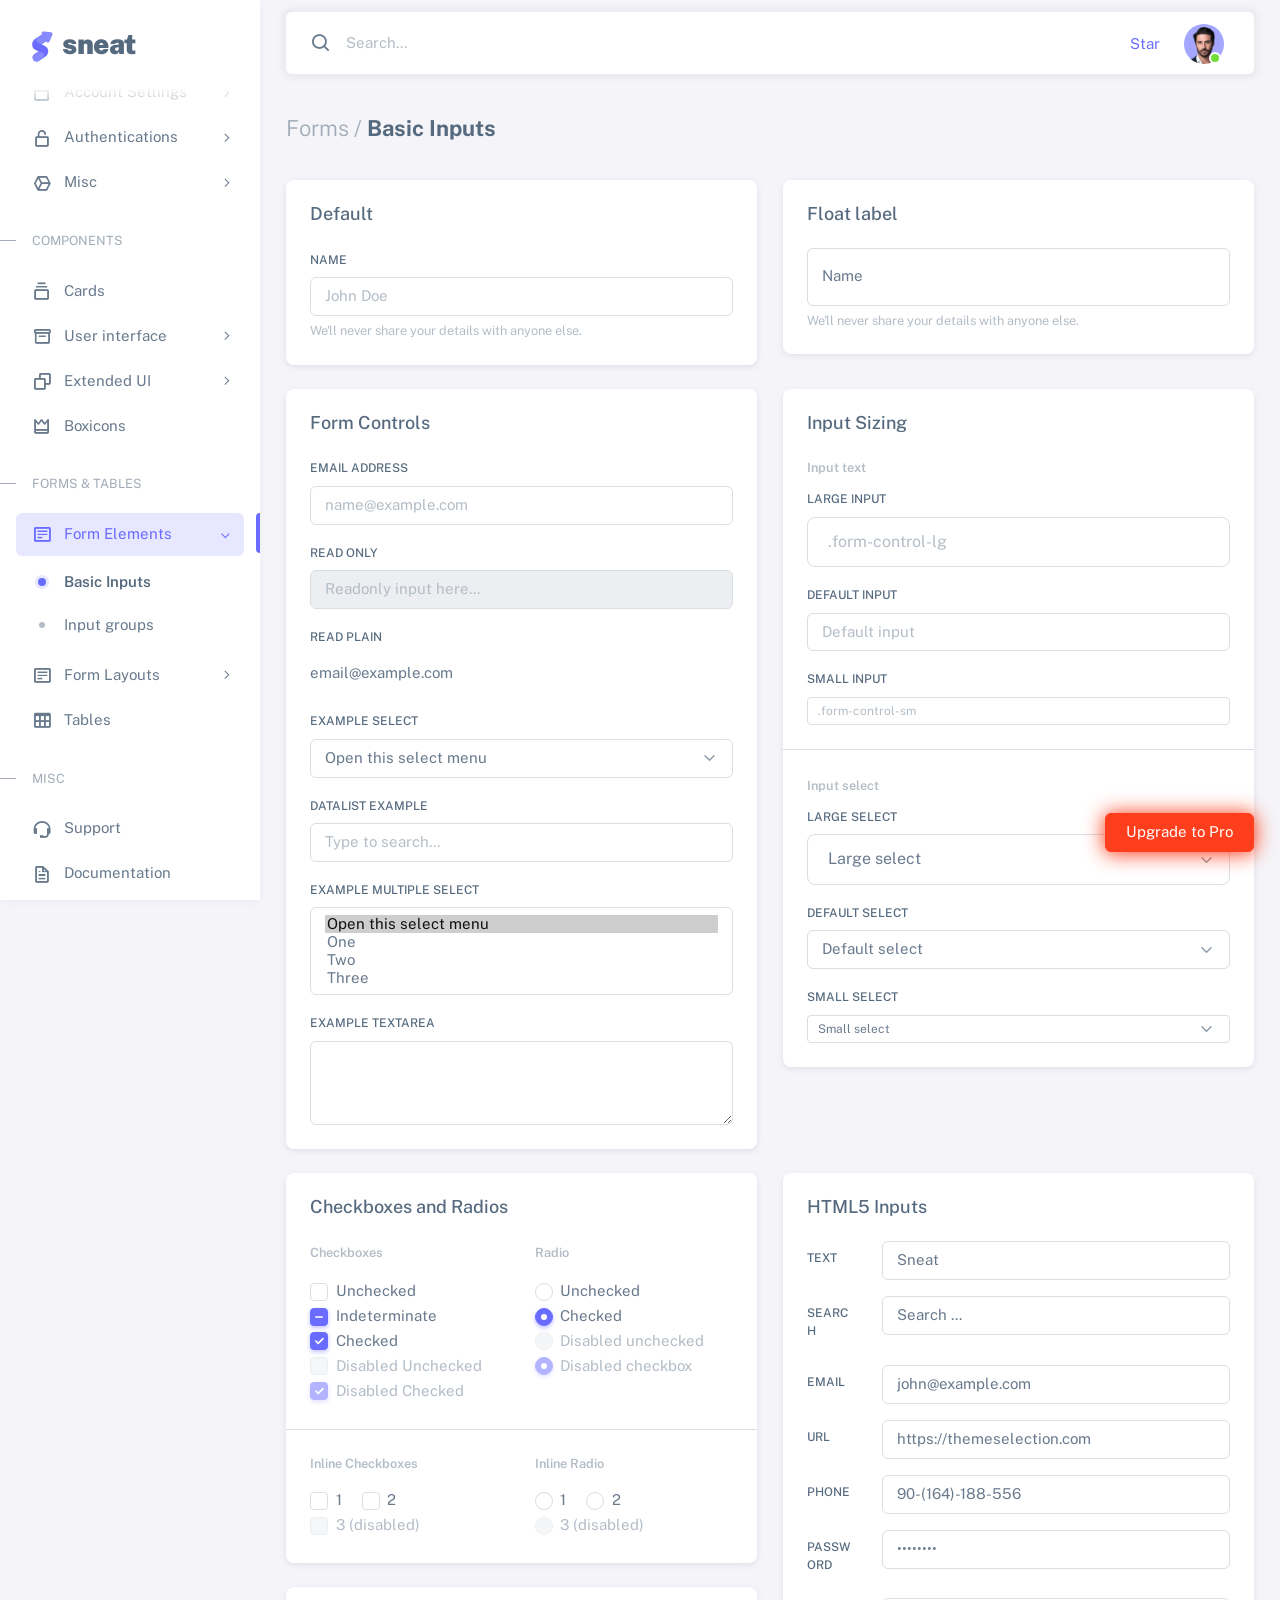
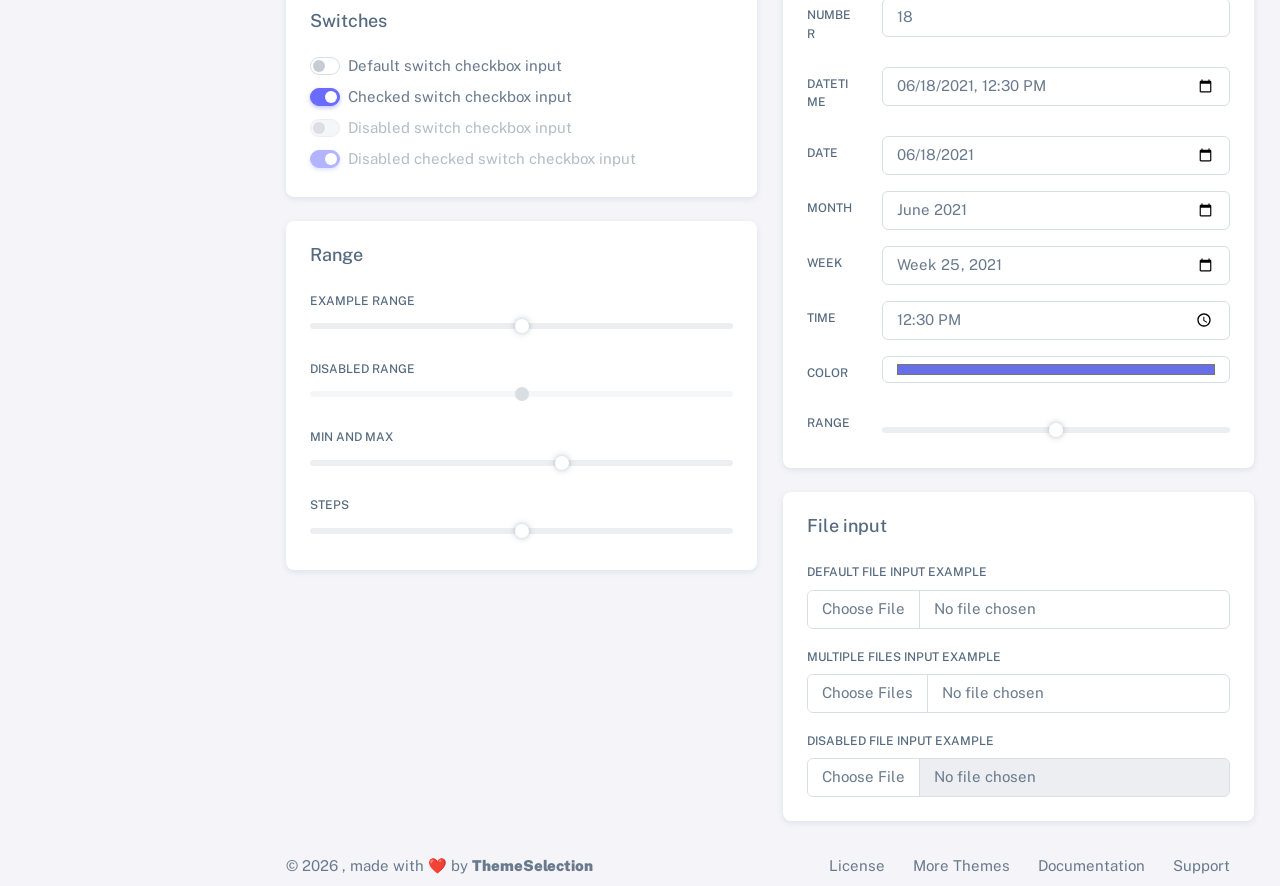
<file: html/forms-basic-inputs.html>
<!DOCTYPE html>

<!-- =========================================================
* Sneat - Bootstrap 5 HTML Admin Template - Pro | v1.0.0
==============================================================

* Product Page: https://themeselection.com/products/sneat-bootstrap-html-admin-template/
* Created by: ThemeSelection
* License: You must have a valid license purchased in order to legally use the theme for your project.
* Copyright ThemeSelection (https://themeselection.com)

=========================================================
 -->
<!-- beautify ignore:start -->
<html
  lang="en"
  class="light-style layout-menu-fixed"
  dir="ltr"
  data-theme="theme-default"
  data-assets-path="../assets/"
  data-template="vertical-menu-template-free"
>
  <head>
    <meta charset="utf-8" />
    <meta
      name="viewport"
      content="width=device-width, initial-scale=1.0, user-scalable=no, minimum-scale=1.0, maximum-scale=1.0"
    />

    <title>Basic Inputs - Forms | Sneat - Bootstrap 5 HTML Admin Template - Pro</title>

    <meta name="description" content="" />

    <!-- Favicon -->
    <link rel="icon" type="image/x-icon" href="../assets/img/favicon/favicon.ico" />

    <!-- Fonts -->
    <link rel="preconnect" href="https://fonts.googleapis.com" />
    <link rel="preconnect" href="https://fonts.gstatic.com" crossorigin />
    <link
      href="https://fonts.googleapis.com/css2?family=Public+Sans:ital,wght@0,300;0,400;0,500;0,600;0,700;1,300;1,400;1,500;1,600;1,700&display=swap"
      rel="stylesheet"
    />

    <!-- Icons. Uncomment required icon fonts -->
    <link rel="stylesheet" href="../assets/vendor/fonts/boxicons.css" />

    <!-- Core CSS -->
    <link rel="stylesheet" href="../assets/vendor/css/core.css" class="template-customizer-core-css" />
    <link rel="stylesheet" href="../assets/vendor/css/theme-default.css" class="template-customizer-theme-css" />
    <link rel="stylesheet" href="../assets/css/demo.css" />

    <!-- Vendors CSS -->
    <link rel="stylesheet" href="../assets/vendor/libs/perfect-scrollbar/perfect-scrollbar.css" />

    <!-- Page CSS -->

    <!-- Helpers -->
    <script src="../assets/vendor/js/helpers.js"></script>

    <!--! Template customizer & Theme config files MUST be included after core stylesheets and helpers.js in the <head> section -->
    <!--? Config:  Mandatory theme config file contain global vars & default theme options, Set your preferred theme option in this file.  -->
    <script src="../assets/js/config.js"></script>
  </head>

  <body>
    <!-- Layout wrapper -->
    <div class="layout-wrapper layout-content-navbar">
      <div class="layout-container">
        <!-- Menu -->

        <aside id="layout-menu" class="layout-menu menu-vertical menu bg-menu-theme">
          <div class="app-brand demo">
            <a href="index.html" class="app-brand-link">
              <span class="app-brand-logo demo">
                <svg
                  width="25"
                  viewBox="0 0 25 42"
                  version="1.1"
                  xmlns="http://www.w3.org/2000/svg"
                  xmlns:xlink="http://www.w3.org/1999/xlink"
                >
                  <defs>
                    <path
                      d="M13.7918663,0.358365126 L3.39788168,7.44174259 C0.566865006,9.69408886 -0.379795268,12.4788597 0.557900856,15.7960551 C0.68998853,16.2305145 1.09562888,17.7872135 3.12357076,19.2293357 C3.8146334,19.7207684 5.32369333,20.3834223 7.65075054,21.2172976 L7.59773219,21.2525164 L2.63468769,24.5493413 C0.445452254,26.3002124 0.0884951797,28.5083815 1.56381646,31.1738486 C2.83770406,32.8170431 5.20850219,33.2640127 7.09180128,32.5391577 C8.347334,32.0559211 11.4559176,30.0011079 16.4175519,26.3747182 C18.0338572,24.4997857 18.6973423,22.4544883 18.4080071,20.2388261 C17.963753,17.5346866 16.1776345,15.5799961 13.0496516,14.3747546 L10.9194936,13.4715819 L18.6192054,7.984237 L13.7918663,0.358365126 Z"
                      id="path-1"
                    ></path>
                    <path
                      d="M5.47320593,6.00457225 C4.05321814,8.216144 4.36334763,10.0722806 6.40359441,11.5729822 C8.61520715,12.571656 10.0999176,13.2171421 10.8577257,13.5094407 L15.5088241,14.433041 L18.6192054,7.984237 C15.5364148,3.11535317 13.9273018,0.573395879 13.7918663,0.358365126 C13.5790555,0.511491653 10.8061687,2.3935607 5.47320593,6.00457225 Z"
                      id="path-3"
                    ></path>
                    <path
                      d="M7.50063644,21.2294429 L12.3234468,23.3159332 C14.1688022,24.7579751 14.397098,26.4880487 13.008334,28.506154 C11.6195701,30.5242593 10.3099883,31.790241 9.07958868,32.3040991 C5.78142938,33.4346997 4.13234973,34 4.13234973,34 C4.13234973,34 2.75489982,33.0538207 2.37032616e-14,31.1614621 C-0.55822714,27.8186216 -0.55822714,26.0572515 -4.05231404e-15,25.8773518 C0.83734071,25.6075023 2.77988457,22.8248993 3.3049379,22.52991 C3.65497346,22.3332504 5.05353963,21.8997614 7.50063644,21.2294429 Z"
                      id="path-4"
                    ></path>
                    <path
                      d="M20.6,7.13333333 L25.6,13.8 C26.2627417,14.6836556 26.0836556,15.9372583 25.2,16.6 C24.8538077,16.8596443 24.4327404,17 24,17 L14,17 C12.8954305,17 12,16.1045695 12,15 C12,14.5672596 12.1403557,14.1461923 12.4,13.8 L17.4,7.13333333 C18.0627417,6.24967773 19.3163444,6.07059163 20.2,6.73333333 C20.3516113,6.84704183 20.4862915,6.981722 20.6,7.13333333 Z"
                      id="path-5"
                    ></path>
                  </defs>
                  <g id="g-app-brand" stroke="none" stroke-width="1" fill="none" fill-rule="evenodd">
                    <g id="Brand-Logo" transform="translate(-27.000000, -15.000000)">
                      <g id="Icon" transform="translate(27.000000, 15.000000)">
                        <g id="Mask" transform="translate(0.000000, 8.000000)">
                          <mask id="mask-2" fill="white">
                            <use xlink:href="#path-1"></use>
                          </mask>
                          <use fill="#696cff" xlink:href="#path-1"></use>
                          <g id="Path-3" mask="url(#mask-2)">
                            <use fill="#696cff" xlink:href="#path-3"></use>
                            <use fill-opacity="0.2" fill="#FFFFFF" xlink:href="#path-3"></use>
                          </g>
                          <g id="Path-4" mask="url(#mask-2)">
                            <use fill="#696cff" xlink:href="#path-4"></use>
                            <use fill-opacity="0.2" fill="#FFFFFF" xlink:href="#path-4"></use>
                          </g>
                        </g>
                        <g
                          id="Triangle"
                          transform="translate(19.000000, 11.000000) rotate(-300.000000) translate(-19.000000, -11.000000) "
                        >
                          <use fill="#696cff" xlink:href="#path-5"></use>
                          <use fill-opacity="0.2" fill="#FFFFFF" xlink:href="#path-5"></use>
                        </g>
                      </g>
                    </g>
                  </g>
                </svg>
              </span>
              <span class="app-brand-text demo menu-text fw-bolder ms-2">Sneat</span>
            </a>

            <a href="javascript:void(0);" class="layout-menu-toggle menu-link text-large ms-auto d-block d-xl-none">
              <i class="bx bx-chevron-left bx-sm align-middle"></i>
            </a>
          </div>

          <div class="menu-inner-shadow"></div>

          <ul class="menu-inner py-1">
            <!-- Dashboard -->
            <li class="menu-item">
              <a href="index.html" class="menu-link">
                <i class="menu-icon tf-icons bx bx-home-circle"></i>
                <div data-i18n="Analytics">Dashboard</div>
              </a>
            </li>

            <!-- Layouts -->
            <li class="menu-item">
              <a href="javascript:void(0);" class="menu-link menu-toggle">
                <i class="menu-icon tf-icons bx bx-layout"></i>
                <div data-i18n="Layouts">Layouts</div>
              </a>

              <ul class="menu-sub">
                <li class="menu-item">
                  <a href="layouts-without-menu.html" class="menu-link">
                    <div data-i18n="Without menu">Without menu</div>
                  </a>
                </li>
                <li class="menu-item">
                  <a href="layouts-without-navbar.html" class="menu-link">
                    <div data-i18n="Without navbar">Without navbar</div>
                  </a>
                </li>
                <li class="menu-item">
                  <a href="layouts-container.html" class="menu-link">
                    <div data-i18n="Container">Container</div>
                  </a>
                </li>
                <li class="menu-item">
                  <a href="layouts-fluid.html" class="menu-link">
                    <div data-i18n="Fluid">Fluid</div>
                  </a>
                </li>
                <li class="menu-item">
                  <a href="layouts-blank.html" class="menu-link">
                    <div data-i18n="Blank">Blank</div>
                  </a>
                </li>
              </ul>
            </li>

            <li class="menu-header small text-uppercase">
              <span class="menu-header-text">Pages</span>
            </li>
            <li class="menu-item">
              <a href="javascript:void(0);" class="menu-link menu-toggle">
                <i class="menu-icon tf-icons bx bx-dock-top"></i>
                <div data-i18n="Account Settings">Account Settings</div>
              </a>
              <ul class="menu-sub">
                <li class="menu-item">
                  <a href="pages-account-settings-account.html" class="menu-link">
                    <div data-i18n="Account">Account</div>
                  </a>
                </li>
                <li class="menu-item">
                  <a href="pages-account-settings-notifications.html" class="menu-link">
                    <div data-i18n="Notifications">Notifications</div>
                  </a>
                </li>
                <li class="menu-item">
                  <a href="pages-account-settings-connections.html" class="menu-link">
                    <div data-i18n="Connections">Connections</div>
                  </a>
                </li>
              </ul>
            </li>
            <li class="menu-item">
              <a href="javascript:void(0);" class="menu-link menu-toggle">
                <i class="menu-icon tf-icons bx bx-lock-open-alt"></i>
                <div data-i18n="Authentications">Authentications</div>
              </a>
              <ul class="menu-sub">
                <li class="menu-item">
                  <a href="auth-login-basic.html" class="menu-link" target="_blank">
                    <div data-i18n="Basic">Login</div>
                  </a>
                </li>
                <li class="menu-item">
                  <a href="auth-register-basic.html" class="menu-link" target="_blank">
                    <div data-i18n="Basic">Register</div>
                  </a>
                </li>
                <li class="menu-item">
                  <a href="auth-forgot-password-basic.html" class="menu-link" target="_blank">
                    <div data-i18n="Basic">Forgot Password</div>
                  </a>
                </li>
              </ul>
            </li>
            <li class="menu-item">
              <a href="javascript:void(0);" class="menu-link menu-toggle">
                <i class="menu-icon tf-icons bx bx-cube-alt"></i>
                <div data-i18n="Misc">Misc</div>
              </a>
              <ul class="menu-sub">
                <li class="menu-item">
                  <a href="pages-misc-error.html" class="menu-link">
                    <div data-i18n="Error">Error</div>
                  </a>
                </li>
                <li class="menu-item">
                  <a href="pages-misc-under-maintenance.html" class="menu-link">
                    <div data-i18n="Under Maintenance">Under Maintenance</div>
                  </a>
                </li>
              </ul>
            </li>
            <!-- Components -->
            <li class="menu-header small text-uppercase"><span class="menu-header-text">Components</span></li>
            <!-- Cards -->
            <li class="menu-item">
              <a href="cards-basic.html" class="menu-link">
                <i class="menu-icon tf-icons bx bx-collection"></i>
                <div data-i18n="Basic">Cards</div>
              </a>
            </li>
            <!-- User interface -->
            <li class="menu-item">
              <a href="javascript:void(0)" class="menu-link menu-toggle">
                <i class="menu-icon tf-icons bx bx-box"></i>
                <div data-i18n="User interface">User interface</div>
              </a>
              <ul class="menu-sub">
                <li class="menu-item">
                  <a href="ui-accordion.html" class="menu-link">
                    <div data-i18n="Accordion">Accordion</div>
                  </a>
                </li>
                <li class="menu-item">
                  <a href="ui-alerts.html" class="menu-link">
                    <div data-i18n="Alerts">Alerts</div>
                  </a>
                </li>
                <li class="menu-item">
                  <a href="ui-badges.html" class="menu-link">
                    <div data-i18n="Badges">Badges</div>
                  </a>
                </li>
                <li class="menu-item">
                  <a href="ui-buttons.html" class="menu-link">
                    <div data-i18n="Buttons">Buttons</div>
                  </a>
                </li>
                <li class="menu-item">
                  <a href="ui-carousel.html" class="menu-link">
                    <div data-i18n="Carousel">Carousel</div>
                  </a>
                </li>
                <li class="menu-item">
                  <a href="ui-collapse.html" class="menu-link">
                    <div data-i18n="Collapse">Collapse</div>
                  </a>
                </li>
                <li class="menu-item">
                  <a href="ui-dropdowns.html" class="menu-link">
                    <div data-i18n="Dropdowns">Dropdowns</div>
                  </a>
                </li>
                <li class="menu-item">
                  <a href="ui-footer.html" class="menu-link">
                    <div data-i18n="Footer">Footer</div>
                  </a>
                </li>
                <li class="menu-item">
                  <a href="ui-list-groups.html" class="menu-link">
                    <div data-i18n="List Groups">List groups</div>
                  </a>
                </li>
                <li class="menu-item">
                  <a href="ui-modals.html" class="menu-link">
                    <div data-i18n="Modals">Modals</div>
                  </a>
                </li>
                <li class="menu-item">
                  <a href="ui-navbar.html" class="menu-link">
                    <div data-i18n="Navbar">Navbar</div>
                  </a>
                </li>
                <li class="menu-item">
                  <a href="ui-offcanvas.html" class="menu-link">
                    <div data-i18n="Offcanvas">Offcanvas</div>
                  </a>
                </li>
                <li class="menu-item">
                  <a href="ui-pagination-breadcrumbs.html" class="menu-link">
                    <div data-i18n="Pagination &amp; Breadcrumbs">Pagination &amp; Breadcrumbs</div>
                  </a>
                </li>
                <li class="menu-item">
                  <a href="ui-progress.html" class="menu-link">
                    <div data-i18n="Progress">Progress</div>
                  </a>
                </li>
                <li class="menu-item">
                  <a href="ui-spinners.html" class="menu-link">
                    <div data-i18n="Spinners">Spinners</div>
                  </a>
                </li>
                <li class="menu-item">
                  <a href="ui-tabs-pills.html" class="menu-link">
                    <div data-i18n="Tabs &amp; Pills">Tabs &amp; Pills</div>
                  </a>
                </li>
                <li class="menu-item">
                  <a href="ui-toasts.html" class="menu-link">
                    <div data-i18n="Toasts">Toasts</div>
                  </a>
                </li>
                <li class="menu-item">
                  <a href="ui-tooltips-popovers.html" class="menu-link">
                    <div data-i18n="Tooltips & Popovers">Tooltips &amp; popovers</div>
                  </a>
                </li>
                <li class="menu-item">
                  <a href="ui-typography.html" class="menu-link">
                    <div data-i18n="Typography">Typography</div>
                  </a>
                </li>
              </ul>
            </li>

            <!-- Extended components -->
            <li class="menu-item">
              <a href="javascript:void(0)" class="menu-link menu-toggle">
                <i class="menu-icon tf-icons bx bx-copy"></i>
                <div data-i18n="Extended UI">Extended UI</div>
              </a>
              <ul class="menu-sub">
                <li class="menu-item">
                  <a href="extended-ui-perfect-scrollbar.html" class="menu-link">
                    <div data-i18n="Perfect Scrollbar">Perfect scrollbar</div>
                  </a>
                </li>
                <li class="menu-item">
                  <a href="extended-ui-text-divider.html" class="menu-link">
                    <div data-i18n="Text Divider">Text Divider</div>
                  </a>
                </li>
              </ul>
            </li>

            <li class="menu-item">
              <a href="icons-boxicons.html" class="menu-link">
                <i class="menu-icon tf-icons bx bx-crown"></i>
                <div data-i18n="Boxicons">Boxicons</div>
              </a>
            </li>

            <!-- Forms & Tables -->
            <li class="menu-header small text-uppercase"><span class="menu-header-text">Forms &amp; Tables</span></li>
            <!-- Forms -->
            <li class="menu-item active open">
              <a href="javascript:void(0);" class="menu-link menu-toggle">
                <i class="menu-icon tf-icons bx bx-detail"></i>
                <div data-i18n="Form Elements">Form Elements</div>
              </a>
              <ul class="menu-sub">
                <li class="menu-item active">
                  <a href="forms-basic-inputs.html" class="menu-link">
                    <div data-i18n="Basic Inputs">Basic Inputs</div>
                  </a>
                </li>
                <li class="menu-item">
                  <a href="forms-input-groups.html" class="menu-link">
                    <div data-i18n="Input groups">Input groups</div>
                  </a>
                </li>
              </ul>
            </li>
            <li class="menu-item">
              <a href="javascript:void(0);" class="menu-link menu-toggle">
                <i class="menu-icon tf-icons bx bx-detail"></i>
                <div data-i18n="Form Layouts">Form Layouts</div>
              </a>
              <ul class="menu-sub">
                <li class="menu-item">
                  <a href="form-layouts-vertical.html" class="menu-link">
                    <div data-i18n="Vertical Form">Vertical Form</div>
                  </a>
                </li>
                <li class="menu-item">
                  <a href="form-layouts-horizontal.html" class="menu-link">
                    <div data-i18n="Horizontal Form">Horizontal Form</div>
                  </a>
                </li>
              </ul>
            </li>
            <!-- Tables -->
            <li class="menu-item">
              <a href="tables-basic.html" class="menu-link">
                <i class="menu-icon tf-icons bx bx-table"></i>
                <div data-i18n="Tables">Tables</div>
              </a>
            </li>
            <!-- Misc -->
            <li class="menu-header small text-uppercase"><span class="menu-header-text">Misc</span></li>
            <li class="menu-item">
              <a
                href="https://github.com/themeselection/sneat-html-admin-template-free/issues"
                target="_blank"
                class="menu-link"
              >
                <i class="menu-icon tf-icons bx bx-support"></i>
                <div data-i18n="Support">Support</div>
              </a>
            </li>
            <li class="menu-item">
              <a
                href="https://themeselection.com/demo/sneat-bootstrap-html-admin-template/documentation/"
                target="_blank"
                class="menu-link"
              >
                <i class="menu-icon tf-icons bx bx-file"></i>
                <div data-i18n="Documentation">Documentation</div>
              </a>
            </li>
          </ul>
        </aside>
        <!-- / Menu -->

        <!-- Layout container -->
        <div class="layout-page">
          <!-- Navbar -->

          <nav
            class="layout-navbar container-xxl navbar navbar-expand-xl navbar-detached align-items-center bg-navbar-theme"
            id="layout-navbar"
          >
            <div class="layout-menu-toggle navbar-nav align-items-xl-center me-3 me-xl-0 d-xl-none">
              <a class="nav-item nav-link px-0 me-xl-4" href="javascript:void(0)">
                <i class="bx bx-menu bx-sm"></i>
              </a>
            </div>

            <div class="navbar-nav-right d-flex align-items-center" id="navbar-collapse">
              <!-- Search -->
              <div class="navbar-nav align-items-center">
                <div class="nav-item d-flex align-items-center">
                  <i class="bx bx-search fs-4 lh-0"></i>
                  <input
                    type="text"
                    class="form-control border-0 shadow-none"
                    placeholder="Search..."
                    aria-label="Search..."
                  />
                </div>
              </div>
              <!-- /Search -->

              <ul class="navbar-nav flex-row align-items-center ms-auto">
                <!-- Place this tag where you want the button to render. -->
                <li class="nav-item lh-1 me-3">
                  <a
                    class="github-button"
                    href="https://github.com/themeselection/sneat-html-admin-template-free"
                    data-icon="octicon-star"
                    data-size="large"
                    data-show-count="true"
                    aria-label="Star themeselection/sneat-html-admin-template-free on GitHub"
                    >Star</a
                  >
                </li>

                <!-- User -->
                <li class="nav-item navbar-dropdown dropdown-user dropdown">
                  <a class="nav-link dropdown-toggle hide-arrow" href="javascript:void(0);" data-bs-toggle="dropdown">
                    <div class="avatar avatar-online">
                      <img src="../assets/img/avatars/1.png" alt class="w-px-40 h-auto rounded-circle" />
                    </div>
                  </a>
                  <ul class="dropdown-menu dropdown-menu-end">
                    <li>
                      <a class="dropdown-item" href="#">
                        <div class="d-flex">
                          <div class="flex-shrink-0 me-3">
                            <div class="avatar avatar-online">
                              <img src="../assets/img/avatars/1.png" alt class="w-px-40 h-auto rounded-circle" />
                            </div>
                          </div>
                          <div class="flex-grow-1">
                            <span class="fw-semibold d-block">John Doe</span>
                            <small class="text-muted">Admin</small>
                          </div>
                        </div>
                      </a>
                    </li>
                    <li>
                      <div class="dropdown-divider"></div>
                    </li>
                    <li>
                      <a class="dropdown-item" href="#">
                        <i class="bx bx-user me-2"></i>
                        <span class="align-middle">My Profile</span>
                      </a>
                    </li>
                    <li>
                      <a class="dropdown-item" href="#">
                        <i class="bx bx-cog me-2"></i>
                        <span class="align-middle">Settings</span>
                      </a>
                    </li>
                    <li>
                      <a class="dropdown-item" href="#">
                        <span class="d-flex align-items-center align-middle">
                          <i class="flex-shrink-0 bx bx-credit-card me-2"></i>
                          <span class="flex-grow-1 align-middle">Billing</span>
                          <span class="flex-shrink-0 badge badge-center rounded-pill bg-danger w-px-20 h-px-20">4</span>
                        </span>
                      </a>
                    </li>
                    <li>
                      <div class="dropdown-divider"></div>
                    </li>
                    <li>
                      <a class="dropdown-item" href="auth-login-basic.html">
                        <i class="bx bx-power-off me-2"></i>
                        <span class="align-middle">Log Out</span>
                      </a>
                    </li>
                  </ul>
                </li>
                <!--/ User -->
              </ul>
            </div>
          </nav>

          <!-- / Navbar -->

          <!-- Content wrapper -->
          <div class="content-wrapper">
            <!-- Content -->

            <div class="container-xxl flex-grow-1 container-p-y">
              <h4 class="fw-bold py-3 mb-4"><span class="text-muted fw-light">Forms /</span> Basic Inputs</h4>

              <div class="row">
                <div class="col-md-6">
                  <div class="card mb-4">
                    <h5 class="card-header">Default</h5>
                    <div class="card-body">
                      <div>
                        <label for="defaultFormControlInput" class="form-label">Name</label>
                        <input
                          type="text"
                          class="form-control"
                          id="defaultFormControlInput"
                          placeholder="John Doe"
                          aria-describedby="defaultFormControlHelp"
                        />
                        <div id="defaultFormControlHelp" class="form-text">
                          We'll never share your details with anyone else.
                        </div>
                      </div>
                    </div>
                  </div>
                </div>
                <div class="col-md-6">
                  <div class="card mb-4">
                    <h5 class="card-header">Float label</h5>
                    <div class="card-body">
                      <div class="form-floating">
                        <input
                          type="text"
                          class="form-control"
                          id="floatingInput"
                          placeholder="John Doe"
                          aria-describedby="floatingInputHelp"
                        />
                        <label for="floatingInput">Name</label>
                        <div id="floatingInputHelp" class="form-text">
                          We'll never share your details with anyone else.
                        </div>
                      </div>
                    </div>
                  </div>
                </div>

                <!-- Form controls -->
                <div class="col-md-6">
                  <div class="card mb-4">
                    <h5 class="card-header">Form Controls</h5>
                    <div class="card-body">
                      <div class="mb-3">
                        <label for="exampleFormControlInput1" class="form-label">Email address</label>
                        <input
                          type="email"
                          class="form-control"
                          id="exampleFormControlInput1"
                          placeholder="name@example.com"
                        />
                      </div>
                      <div class="mb-3">
                        <label for="exampleFormControlReadOnlyInput1" class="form-label">Read only</label>
                        <input
                          class="form-control"
                          type="text"
                          id="exampleFormControlReadOnlyInput1"
                          placeholder="Readonly input here..."
                          readonly
                        />
                      </div>
                      <div class="mb-3">
                        <label for="exampleFormControlReadOnlyInputPlain1" class="form-label">Read plain</label>
                        <input
                          type="text"
                          readonly
                          class="form-control-plaintext"
                          id="exampleFormControlReadOnlyInputPlain1"
                          value="email@example.com"
                        />
                      </div>
                      <div class="mb-3">
                        <label for="exampleFormControlSelect1" class="form-label">Example select</label>
                        <select class="form-select" id="exampleFormControlSelect1" aria-label="Default select example">
                          <option selected>Open this select menu</option>
                          <option value="1">One</option>
                          <option value="2">Two</option>
                          <option value="3">Three</option>
                        </select>
                      </div>
                      <div class="mb-3">
                        <label for="exampleDataList" class="form-label">Datalist example</label>
                        <input
                          class="form-control"
                          list="datalistOptions"
                          id="exampleDataList"
                          placeholder="Type to search..."
                        />
                        <datalist id="datalistOptions">
                          <option value="San Francisco"></option>
                          <option value="New York"></option>
                          <option value="Seattle"></option>
                          <option value="Los Angeles"></option>
                          <option value="Chicago"></option>
                        </datalist>
                      </div>
                      <div class="mb-3">
                        <label for="exampleFormControlSelect2" class="form-label">Example multiple select</label>
                        <select
                          multiple
                          class="form-select"
                          id="exampleFormControlSelect2"
                          aria-label="Multiple select example"
                        >
                          <option selected>Open this select menu</option>
                          <option value="1">One</option>
                          <option value="2">Two</option>
                          <option value="3">Three</option>
                        </select>
                      </div>
                      <div>
                        <label for="exampleFormControlTextarea1" class="form-label">Example textarea</label>
                        <textarea class="form-control" id="exampleFormControlTextarea1" rows="3"></textarea>
                      </div>
                    </div>
                  </div>
                </div>

                <!-- Input Sizing -->
                <div class="col-md-6">
                  <div class="card mb-4">
                    <h5 class="card-header">Input Sizing</h5>
                    <div class="card-body">
                      <small class="text-light fw-semibold">Input text</small>

                      <div class="mt-2 mb-3">
                        <label for="largeInput" class="form-label">Large input</label>
                        <input
                          id="largeInput"
                          class="form-control form-control-lg"
                          type="text"
                          placeholder=".form-control-lg"
                        />
                      </div>
                      <div class="mb-3">
                        <label for="defaultInput" class="form-label">Default input</label>
                        <input id="defaultInput" class="form-control" type="text" placeholder="Default input" />
                      </div>
                      <div>
                        <label for="smallInput" class="form-label">Small input</label>
                        <input
                          id="smallInput"
                          class="form-control form-control-sm"
                          type="text"
                          placeholder=".form-control-sm"
                        />
                      </div>
                    </div>
                    <hr class="m-0" />
                    <div class="card-body">
                      <small class="text-light fw-semibold">Input select</small>
                      <div class="mt-2 mb-3">
                        <label for="largeSelect" class="form-label">Large select</label>
                        <select id="largeSelect" class="form-select form-select-lg">
                          <option>Large select</option>
                          <option value="1">One</option>
                          <option value="2">Two</option>
                          <option value="3">Three</option>
                        </select>
                      </div>
                      <div class="mb-3">
                        <label for="defaultSelect" class="form-label">Default select</label>
                        <select id="defaultSelect" class="form-select">
                          <option>Default select</option>
                          <option value="1">One</option>
                          <option value="2">Two</option>
                          <option value="3">Three</option>
                        </select>
                      </div>
                      <div>
                        <label for="smallSelect" class="form-label">Small select</label>
                        <select id="smallSelect" class="form-select form-select-sm">
                          <option>Small select</option>
                          <option value="1">One</option>
                          <option value="2">Two</option>
                          <option value="3">Three</option>
                        </select>
                      </div>
                    </div>
                  </div>
                </div>

                <!-- Default Checkboxes and radios & Default checkboxes and radios -->
                <div class="col-xl-6">
                  <div class="card mb-4">
                    <h5 class="card-header">Checkboxes and Radios</h5>
                    <!-- Checkboxes and Radios -->
                    <div class="card-body">
                      <div class="row gy-3">
                        <div class="col-md">
                          <small class="text-light fw-semibold">Checkboxes</small>
                          <div class="form-check mt-3">
                            <input class="form-check-input" type="checkbox" value="" id="defaultCheck1" />
                            <label class="form-check-label" for="defaultCheck1"> Unchecked </label>
                          </div>
                          <div class="form-check">
                            <input class="form-check-input" type="checkbox" value="" id="defaultCheck2" checked />
                            <label class="form-check-label" for="defaultCheck2"> Indeterminate </label>
                          </div>
                          <div class="form-check">
                            <input class="form-check-input" type="checkbox" value="" id="defaultCheck3" checked />
                            <label class="form-check-label" for="defaultCheck3"> Checked </label>
                          </div>
                          <div class="form-check">
                            <input class="form-check-input" type="checkbox" value="" id="disabledCheck1" disabled />
                            <label class="form-check-label" for="disabledCheck1"> Disabled Unchecked </label>
                          </div>
                          <div class="form-check">
                            <input
                              class="form-check-input"
                              type="checkbox"
                              value=""
                              id="disabledCheck2"
                              disabled
                              checked
                            />
                            <label class="form-check-label" for="disabledCheck2"> Disabled Checked </label>
                          </div>
                        </div>
                        <div class="col-md">
                          <small class="text-light fw-semibold">Radio</small>
                          <div class="form-check mt-3">
                            <input
                              name="default-radio-1"
                              class="form-check-input"
                              type="radio"
                              value=""
                              id="defaultRadio1"
                            />
                            <label class="form-check-label" for="defaultRadio1"> Unchecked </label>
                          </div>
                          <div class="form-check">
                            <input
                              name="default-radio-1"
                              class="form-check-input"
                              type="radio"
                              value=""
                              id="defaultRadio2"
                              checked
                            />
                            <label class="form-check-label" for="defaultRadio2"> Checked </label>
                          </div>
                          <div class="form-check">
                            <input class="form-check-input" type="radio" value="" id="disabledRadio1" disabled />
                            <label class="form-check-label" for="disabledRadio1"> Disabled unchecked </label>
                          </div>
                          <div class="form-check">
                            <input
                              class="form-check-input"
                              type="radio"
                              value=""
                              id="disabledRadio2"
                              disabled
                              checked
                            />
                            <label class="form-check-label" for="disabledRadio2"> Disabled checkbox </label>
                          </div>
                        </div>
                      </div>
                    </div>
                    <hr class="m-0" />
                    <!-- Inline Checkboxes -->
                    <div class="card-body">
                      <div class="row gy-3">
                        <div class="col-md">
                          <small class="text-light fw-semibold d-block">Inline Checkboxes</small>
                          <div class="form-check form-check-inline mt-3">
                            <input class="form-check-input" type="checkbox" id="inlineCheckbox1" value="option1" />
                            <label class="form-check-label" for="inlineCheckbox1">1</label>
                          </div>
                          <div class="form-check form-check-inline">
                            <input class="form-check-input" type="checkbox" id="inlineCheckbox2" value="option2" />
                            <label class="form-check-label" for="inlineCheckbox2">2</label>
                          </div>
                          <div class="form-check form-check-inline">
                            <input
                              class="form-check-input"
                              type="checkbox"
                              id="inlineCheckbox3"
                              value="option3"
                              disabled
                            />
                            <label class="form-check-label" for="inlineCheckbox3">3 (disabled)</label>
                          </div>
                        </div>
                        <div class="col-md">
                          <small class="text-light fw-semibold d-block">Inline Radio</small>
                          <div class="form-check form-check-inline mt-3">
                            <input
                              class="form-check-input"
                              type="radio"
                              name="inlineRadioOptions"
                              id="inlineRadio1"
                              value="option1"
                            />
                            <label class="form-check-label" for="inlineRadio1">1</label>
                          </div>
                          <div class="form-check form-check-inline">
                            <input
                              class="form-check-input"
                              type="radio"
                              name="inlineRadioOptions"
                              id="inlineRadio2"
                              value="option2"
                            />
                            <label class="form-check-label" for="inlineRadio2">2</label>
                          </div>
                          <div class="form-check form-check-inline">
                            <input
                              class="form-check-input"
                              type="radio"
                              name="inlineRadioOptions"
                              id="inlineRadio3"
                              value="option3"
                              disabled
                            />
                            <label class="form-check-label" for="inlineRadio3">3 (disabled)</label>
                          </div>
                        </div>
                      </div>
                    </div>
                  </div>

                  <!-- Switches -->
                  <div class="card mb-4">
                    <h5 class="card-header">Switches</h5>
                    <div class="card-body">
                      <div class="form-check form-switch mb-2">
                        <input class="form-check-input" type="checkbox" id="flexSwitchCheckDefault" />
                        <label class="form-check-label" for="flexSwitchCheckDefault"
                          >Default switch checkbox input</label
                        >
                      </div>
                      <div class="form-check form-switch mb-2">
                        <input class="form-check-input" type="checkbox" id="flexSwitchCheckChecked" checked />
                        <label class="form-check-label" for="flexSwitchCheckChecked"
                          >Checked switch checkbox input</label
                        >
                      </div>
                      <div class="form-check form-switch mb-2">
                        <input class="form-check-input" type="checkbox" id="flexSwitchCheckDisabled" disabled />
                        <label class="form-check-label" for="flexSwitchCheckDisabled"
                          >Disabled switch checkbox input</label
                        >
                      </div>
                      <div class="form-check form-switch">
                        <input
                          class="form-check-input"
                          type="checkbox"
                          id="flexSwitchCheckCheckedDisabled"
                          checked
                          disabled
                        />
                        <label class="form-check-label" for="flexSwitchCheckCheckedDisabled"
                          >Disabled checked switch checkbox input</label
                        >
                      </div>
                    </div>
                  </div>

                  <!-- Range -->
                  <div class="card mb-4 mb-xl-0">
                    <h5 class="card-header">Range</h5>
                    <div class="card-body">
                      <div class="mb-3">
                        <label for="formRange1" class="form-label">Example range</label>
                        <input type="range" class="form-range" id="formRange1" />
                      </div>
                      <div class="mb-3">
                        <label for="disabledRange" class="form-label">Disabled range</label>
                        <input type="range" class="form-range" id="disabledRange" disabled />
                      </div>
                      <div class="mb-3">
                        <label for="formRange2" class="form-label">Min and max</label>
                        <input type="range" class="form-range" min="0" max="5" id="formRange2" />
                      </div>
                      <div>
                        <label for="formRange3" class="form-label">Steps</label>
                        <input type="range" class="form-range" min="0" max="5" step="0.5" id="formRange3" />
                      </div>
                    </div>
                  </div>
                </div>

                <div class="col-xl-6">
                  <!-- HTML5 Inputs -->
                  <div class="card mb-4">
                    <h5 class="card-header">HTML5 Inputs</h5>
                    <div class="card-body">
                      <div class="mb-3 row">
                        <label for="html5-text-input" class="col-md-2 col-form-label">Text</label>
                        <div class="col-md-10">
                          <input class="form-control" type="text" value="Sneat" id="html5-text-input" />
                        </div>
                      </div>
                      <div class="mb-3 row">
                        <label for="html5-search-input" class="col-md-2 col-form-label">Search</label>
                        <div class="col-md-10">
                          <input class="form-control" type="search" value="Search ..." id="html5-search-input" />
                        </div>
                      </div>
                      <div class="mb-3 row">
                        <label for="html5-email-input" class="col-md-2 col-form-label">Email</label>
                        <div class="col-md-10">
                          <input class="form-control" type="email" value="john@example.com" id="html5-email-input" />
                        </div>
                      </div>
                      <div class="mb-3 row">
                        <label for="html5-url-input" class="col-md-2 col-form-label">URL</label>
                        <div class="col-md-10">
                          <input
                            class="form-control"
                            type="url"
                            value="https://themeselection.com"
                            id="html5-url-input"
                          />
                        </div>
                      </div>
                      <div class="mb-3 row">
                        <label for="html5-tel-input" class="col-md-2 col-form-label">Phone</label>
                        <div class="col-md-10">
                          <input class="form-control" type="tel" value="90-(164)-188-556" id="html5-tel-input" />
                        </div>
                      </div>
                      <div class="mb-3 row">
                        <label for="html5-password-input" class="col-md-2 col-form-label">Password</label>
                        <div class="col-md-10">
                          <input class="form-control" type="password" value="password" id="html5-password-input" />
                        </div>
                      </div>
                      <div class="mb-3 row">
                        <label for="html5-number-input" class="col-md-2 col-form-label">Number</label>
                        <div class="col-md-10">
                          <input class="form-control" type="number" value="18" id="html5-number-input" />
                        </div>
                      </div>
                      <div class="mb-3 row">
                        <label for="html5-datetime-local-input" class="col-md-2 col-form-label">Datetime</label>
                        <div class="col-md-10">
                          <input
                            class="form-control"
                            type="datetime-local"
                            value="2021-06-18T12:30:00"
                            id="html5-datetime-local-input"
                          />
                        </div>
                      </div>
                      <div class="mb-3 row">
                        <label for="html5-date-input" class="col-md-2 col-form-label">Date</label>
                        <div class="col-md-10">
                          <input class="form-control" type="date" value="2021-06-18" id="html5-date-input" />
                        </div>
                      </div>
                      <div class="mb-3 row">
                        <label for="html5-month-input" class="col-md-2 col-form-label">Month</label>
                        <div class="col-md-10">
                          <input class="form-control" type="month" value="2021-06" id="html5-month-input" />
                        </div>
                      </div>
                      <div class="mb-3 row">
                        <label for="html5-week-input" class="col-md-2 col-form-label">Week</label>
                        <div class="col-md-10">
                          <input class="form-control" type="week" value="2021-W25" id="html5-week-input" />
                        </div>
                      </div>
                      <div class="mb-3 row">
                        <label for="html5-time-input" class="col-md-2 col-form-label">Time</label>
                        <div class="col-md-10">
                          <input class="form-control" type="time" value="12:30:00" id="html5-time-input" />
                        </div>
                      </div>
                      <div class="mb-3 row">
                        <label for="html5-color-input" class="col-md-2 col-form-label">Color</label>
                        <div class="col-md-10">
                          <input class="form-control" type="color" value="#666EE8" id="html5-color-input" />
                        </div>
                      </div>
                      <div class="row">
                        <label for="html5-range" class="col-md-2 col-form-label">Range</label>
                        <div class="col-md-10">
                          <input type="range" class="form-range mt-3" id="html5-range" />
                        </div>
                      </div>
                    </div>
                  </div>

                  <!-- File input -->
                  <div class="card">
                    <h5 class="card-header">File input</h5>
                    <div class="card-body">
                      <div class="mb-3">
                        <label for="formFile" class="form-label">Default file input example</label>
                        <input class="form-control" type="file" id="formFile" />
                      </div>
                      <div class="mb-3">
                        <label for="formFileMultiple" class="form-label">Multiple files input example</label>
                        <input class="form-control" type="file" id="formFileMultiple" multiple />
                      </div>
                      <div>
                        <label for="formFileDisabled" class="form-label">Disabled file input example</label>
                        <input class="form-control" type="file" id="formFileDisabled" disabled />
                      </div>
                    </div>
                  </div>
                </div>
              </div>
            </div>
            <!-- / Content -->

            <!-- Footer -->
            <footer class="content-footer footer bg-footer-theme">
              <div class="container-xxl d-flex flex-wrap justify-content-between py-2 flex-md-row flex-column">
                <div class="mb-2 mb-md-0">
                  ©
                  <script>
                    document.write(new Date().getFullYear());
                  </script>
                  , made with ❤️ by
                  <a href="https://themeselection.com" target="_blank" class="footer-link fw-bolder">ThemeSelection</a>
                </div>
                <div>
                  <a href="https://themeselection.com/license/" class="footer-link me-4" target="_blank">License</a>
                  <a href="https://themeselection.com/" target="_blank" class="footer-link me-4">More Themes</a>

                  <a
                    href="https://themeselection.com/demo/sneat-bootstrap-html-admin-template/documentation/"
                    target="_blank"
                    class="footer-link me-4"
                    >Documentation</a
                  >

                  <a
                    href="https://github.com/themeselection/sneat-html-admin-template-free/issues"
                    target="_blank"
                    class="footer-link me-4"
                    >Support</a
                  >
                </div>
              </div>
            </footer>
            <!-- / Footer -->

            <div class="content-backdrop fade"></div>
          </div>
          <!-- Content wrapper -->
        </div>
        <!-- / Layout page -->
      </div>

      <!-- Overlay -->
      <div class="layout-overlay layout-menu-toggle"></div>
    </div>
    <!-- / Layout wrapper -->

    <div class="buy-now">
      <a
        href="https://themeselection.com/products/sneat-bootstrap-html-admin-template/"
        target="_blank"
        class="btn btn-danger btn-buy-now"
        >Upgrade to Pro</a
      >
    </div>

    <!-- Core JS -->
    <!-- build:js assets/vendor/js/core.js -->
    <script src="../assets/vendor/libs/jquery/jquery.js"></script>
    <script src="../assets/vendor/libs/popper/popper.js"></script>
    <script src="../assets/vendor/js/bootstrap.js"></script>
    <script src="../assets/vendor/libs/perfect-scrollbar/perfect-scrollbar.js"></script>

    <script src="../assets/vendor/js/menu.js"></script>
    <!-- endbuild -->

    <!-- Vendors JS -->

    <!-- Main JS -->
    <script src="../assets/js/main.js"></script>

    <!-- Page JS -->

    <script src="../assets/js/form-basic-inputs.js"></script>

    <!-- Place this tag in your head or just before your close body tag. -->
    <script async defer src="https://buttons.github.io/buttons.js"></script>
  </body>
</html>
</file>
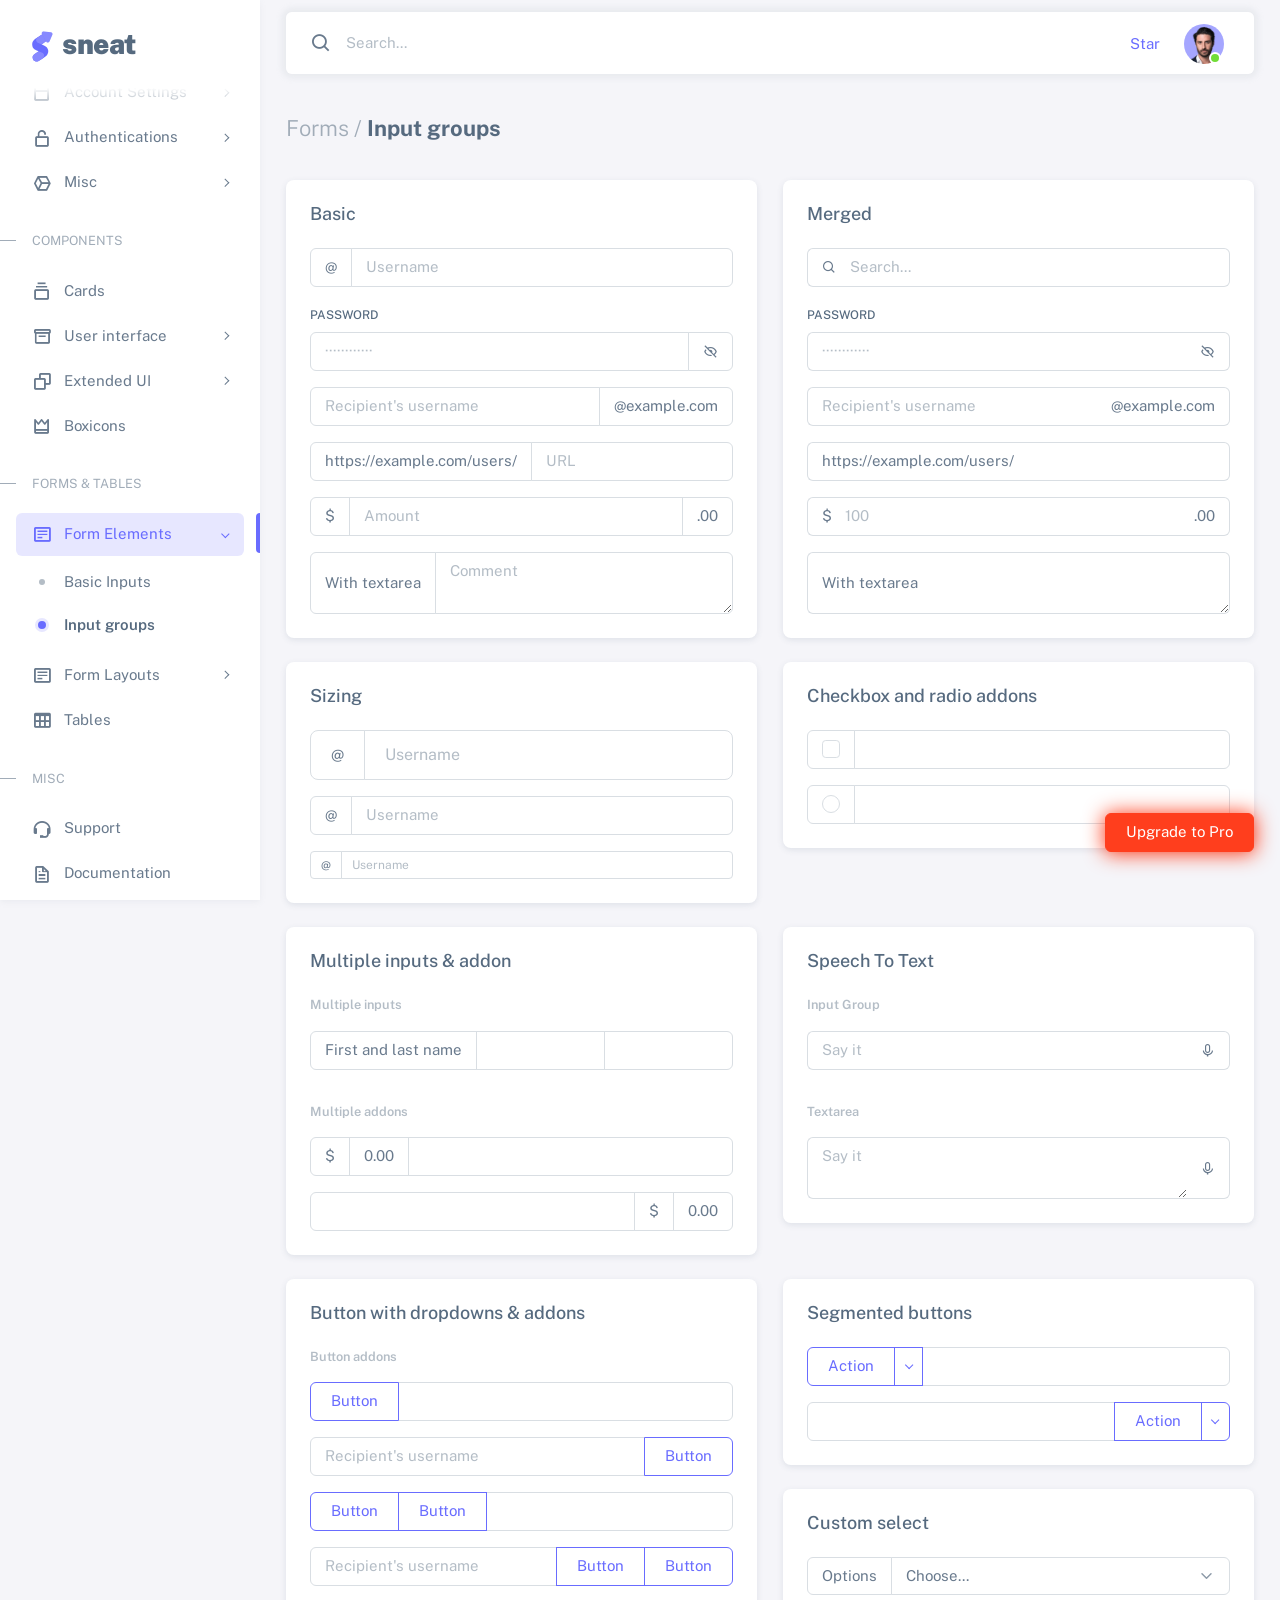
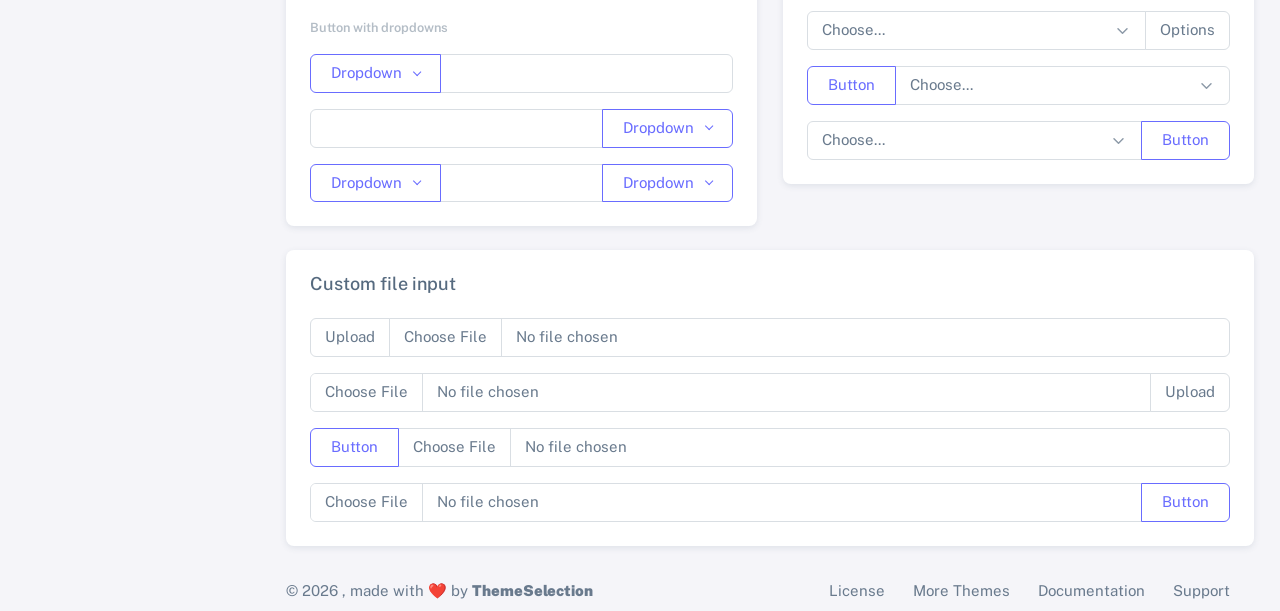
<file: html/forms-input-groups.html>
<!DOCTYPE html>

<!-- =========================================================
* Sneat - Bootstrap 5 HTML Admin Template - Pro | v1.0.0
==============================================================

* Product Page: https://themeselection.com/products/sneat-bootstrap-html-admin-template/
* Created by: ThemeSelection
* License: You must have a valid license purchased in order to legally use the theme for your project.
* Copyright ThemeSelection (https://themeselection.com)

=========================================================
 -->
<!-- beautify ignore:start -->
<html
  lang="en"
  class="light-style layout-menu-fixed"
  dir="ltr"
  data-theme="theme-default"
  data-assets-path="../assets/"
  data-template="vertical-menu-template-free"
>
  <head>
    <meta charset="utf-8" />
    <meta
      name="viewport"
      content="width=device-width, initial-scale=1.0, user-scalable=no, minimum-scale=1.0, maximum-scale=1.0"
    />

    <title>Input groups - Forms | Sneat - Bootstrap 5 HTML Admin Template - Pro</title>

    <meta name="description" content="" />

    <!-- Favicon -->
    <link rel="icon" type="image/x-icon" href="../assets/img/favicon/favicon.ico" />

    <!-- Fonts -->
    <link rel="preconnect" href="https://fonts.googleapis.com" />
    <link rel="preconnect" href="https://fonts.gstatic.com" crossorigin />
    <link
      href="https://fonts.googleapis.com/css2?family=Public+Sans:ital,wght@0,300;0,400;0,500;0,600;0,700;1,300;1,400;1,500;1,600;1,700&display=swap"
      rel="stylesheet"
    />

    <!-- Icons. Uncomment required icon fonts -->
    <link rel="stylesheet" href="../assets/vendor/fonts/boxicons.css" />

    <!-- Core CSS -->
    <link rel="stylesheet" href="../assets/vendor/css/core.css" class="template-customizer-core-css" />
    <link rel="stylesheet" href="../assets/vendor/css/theme-default.css" class="template-customizer-theme-css" />
    <link rel="stylesheet" href="../assets/css/demo.css" />

    <!-- Vendors CSS -->
    <link rel="stylesheet" href="../assets/vendor/libs/perfect-scrollbar/perfect-scrollbar.css" />

    <!-- Page CSS -->

    <!-- Helpers -->
    <script src="../assets/vendor/js/helpers.js"></script>

    <!--! Template customizer & Theme config files MUST be included after core stylesheets and helpers.js in the <head> section -->
    <!--? Config:  Mandatory theme config file contain global vars & default theme options, Set your preferred theme option in this file.  -->
    <script src="../assets/js/config.js"></script>
  </head>

  <body>
    <!-- Layout wrapper -->
    <div class="layout-wrapper layout-content-navbar">
      <div class="layout-container">
        <!-- Menu -->

        <aside id="layout-menu" class="layout-menu menu-vertical menu bg-menu-theme">
          <div class="app-brand demo">
            <a href="index.html" class="app-brand-link">
              <span class="app-brand-logo demo">
                <svg
                  width="25"
                  viewBox="0 0 25 42"
                  version="1.1"
                  xmlns="http://www.w3.org/2000/svg"
                  xmlns:xlink="http://www.w3.org/1999/xlink"
                >
                  <defs>
                    <path
                      d="M13.7918663,0.358365126 L3.39788168,7.44174259 C0.566865006,9.69408886 -0.379795268,12.4788597 0.557900856,15.7960551 C0.68998853,16.2305145 1.09562888,17.7872135 3.12357076,19.2293357 C3.8146334,19.7207684 5.32369333,20.3834223 7.65075054,21.2172976 L7.59773219,21.2525164 L2.63468769,24.5493413 C0.445452254,26.3002124 0.0884951797,28.5083815 1.56381646,31.1738486 C2.83770406,32.8170431 5.20850219,33.2640127 7.09180128,32.5391577 C8.347334,32.0559211 11.4559176,30.0011079 16.4175519,26.3747182 C18.0338572,24.4997857 18.6973423,22.4544883 18.4080071,20.2388261 C17.963753,17.5346866 16.1776345,15.5799961 13.0496516,14.3747546 L10.9194936,13.4715819 L18.6192054,7.984237 L13.7918663,0.358365126 Z"
                      id="path-1"
                    ></path>
                    <path
                      d="M5.47320593,6.00457225 C4.05321814,8.216144 4.36334763,10.0722806 6.40359441,11.5729822 C8.61520715,12.571656 10.0999176,13.2171421 10.8577257,13.5094407 L15.5088241,14.433041 L18.6192054,7.984237 C15.5364148,3.11535317 13.9273018,0.573395879 13.7918663,0.358365126 C13.5790555,0.511491653 10.8061687,2.3935607 5.47320593,6.00457225 Z"
                      id="path-3"
                    ></path>
                    <path
                      d="M7.50063644,21.2294429 L12.3234468,23.3159332 C14.1688022,24.7579751 14.397098,26.4880487 13.008334,28.506154 C11.6195701,30.5242593 10.3099883,31.790241 9.07958868,32.3040991 C5.78142938,33.4346997 4.13234973,34 4.13234973,34 C4.13234973,34 2.75489982,33.0538207 2.37032616e-14,31.1614621 C-0.55822714,27.8186216 -0.55822714,26.0572515 -4.05231404e-15,25.8773518 C0.83734071,25.6075023 2.77988457,22.8248993 3.3049379,22.52991 C3.65497346,22.3332504 5.05353963,21.8997614 7.50063644,21.2294429 Z"
                      id="path-4"
                    ></path>
                    <path
                      d="M20.6,7.13333333 L25.6,13.8 C26.2627417,14.6836556 26.0836556,15.9372583 25.2,16.6 C24.8538077,16.8596443 24.4327404,17 24,17 L14,17 C12.8954305,17 12,16.1045695 12,15 C12,14.5672596 12.1403557,14.1461923 12.4,13.8 L17.4,7.13333333 C18.0627417,6.24967773 19.3163444,6.07059163 20.2,6.73333333 C20.3516113,6.84704183 20.4862915,6.981722 20.6,7.13333333 Z"
                      id="path-5"
                    ></path>
                  </defs>
                  <g id="g-app-brand" stroke="none" stroke-width="1" fill="none" fill-rule="evenodd">
                    <g id="Brand-Logo" transform="translate(-27.000000, -15.000000)">
                      <g id="Icon" transform="translate(27.000000, 15.000000)">
                        <g id="Mask" transform="translate(0.000000, 8.000000)">
                          <mask id="mask-2" fill="white">
                            <use xlink:href="#path-1"></use>
                          </mask>
                          <use fill="#696cff" xlink:href="#path-1"></use>
                          <g id="Path-3" mask="url(#mask-2)">
                            <use fill="#696cff" xlink:href="#path-3"></use>
                            <use fill-opacity="0.2" fill="#FFFFFF" xlink:href="#path-3"></use>
                          </g>
                          <g id="Path-4" mask="url(#mask-2)">
                            <use fill="#696cff" xlink:href="#path-4"></use>
                            <use fill-opacity="0.2" fill="#FFFFFF" xlink:href="#path-4"></use>
                          </g>
                        </g>
                        <g
                          id="Triangle"
                          transform="translate(19.000000, 11.000000) rotate(-300.000000) translate(-19.000000, -11.000000) "
                        >
                          <use fill="#696cff" xlink:href="#path-5"></use>
                          <use fill-opacity="0.2" fill="#FFFFFF" xlink:href="#path-5"></use>
                        </g>
                      </g>
                    </g>
                  </g>
                </svg>
              </span>
              <span class="app-brand-text demo menu-text fw-bolder ms-2">Sneat</span>
            </a>

            <a href="javascript:void(0);" class="layout-menu-toggle menu-link text-large ms-auto d-block d-xl-none">
              <i class="bx bx-chevron-left bx-sm align-middle"></i>
            </a>
          </div>

          <div class="menu-inner-shadow"></div>

          <ul class="menu-inner py-1">
            <!-- Dashboard -->
            <li class="menu-item">
              <a href="index.html" class="menu-link">
                <i class="menu-icon tf-icons bx bx-home-circle"></i>
                <div data-i18n="Analytics">Dashboard</div>
              </a>
            </li>

            <!-- Layouts -->
            <li class="menu-item">
              <a href="javascript:void(0);" class="menu-link menu-toggle">
                <i class="menu-icon tf-icons bx bx-layout"></i>
                <div data-i18n="Layouts">Layouts</div>
              </a>

              <ul class="menu-sub">
                <li class="menu-item">
                  <a href="layouts-without-menu.html" class="menu-link">
                    <div data-i18n="Without menu">Without menu</div>
                  </a>
                </li>
                <li class="menu-item">
                  <a href="layouts-without-navbar.html" class="menu-link">
                    <div data-i18n="Without navbar">Without navbar</div>
                  </a>
                </li>
                <li class="menu-item">
                  <a href="layouts-container.html" class="menu-link">
                    <div data-i18n="Container">Container</div>
                  </a>
                </li>
                <li class="menu-item">
                  <a href="layouts-fluid.html" class="menu-link">
                    <div data-i18n="Fluid">Fluid</div>
                  </a>
                </li>
                <li class="menu-item">
                  <a href="layouts-blank.html" class="menu-link">
                    <div data-i18n="Blank">Blank</div>
                  </a>
                </li>
              </ul>
            </li>

            <li class="menu-header small text-uppercase">
              <span class="menu-header-text">Pages</span>
            </li>
            <li class="menu-item">
              <a href="javascript:void(0);" class="menu-link menu-toggle">
                <i class="menu-icon tf-icons bx bx-dock-top"></i>
                <div data-i18n="Account Settings">Account Settings</div>
              </a>
              <ul class="menu-sub">
                <li class="menu-item">
                  <a href="pages-account-settings-account.html" class="menu-link">
                    <div data-i18n="Account">Account</div>
                  </a>
                </li>
                <li class="menu-item">
                  <a href="pages-account-settings-notifications.html" class="menu-link">
                    <div data-i18n="Notifications">Notifications</div>
                  </a>
                </li>
                <li class="menu-item">
                  <a href="pages-account-settings-connections.html" class="menu-link">
                    <div data-i18n="Connections">Connections</div>
                  </a>
                </li>
              </ul>
            </li>
            <li class="menu-item">
              <a href="javascript:void(0);" class="menu-link menu-toggle">
                <i class="menu-icon tf-icons bx bx-lock-open-alt"></i>
                <div data-i18n="Authentications">Authentications</div>
              </a>
              <ul class="menu-sub">
                <li class="menu-item">
                  <a href="auth-login-basic.html" class="menu-link" target="_blank">
                    <div data-i18n="Basic">Login</div>
                  </a>
                </li>
                <li class="menu-item">
                  <a href="auth-register-basic.html" class="menu-link" target="_blank">
                    <div data-i18n="Basic">Register</div>
                  </a>
                </li>
                <li class="menu-item">
                  <a href="auth-forgot-password-basic.html" class="menu-link" target="_blank">
                    <div data-i18n="Basic">Forgot Password</div>
                  </a>
                </li>
              </ul>
            </li>
            <li class="menu-item">
              <a href="javascript:void(0);" class="menu-link menu-toggle">
                <i class="menu-icon tf-icons bx bx-cube-alt"></i>
                <div data-i18n="Misc">Misc</div>
              </a>
              <ul class="menu-sub">
                <li class="menu-item">
                  <a href="pages-misc-error.html" class="menu-link">
                    <div data-i18n="Error">Error</div>
                  </a>
                </li>
                <li class="menu-item">
                  <a href="pages-misc-under-maintenance.html" class="menu-link">
                    <div data-i18n="Under Maintenance">Under Maintenance</div>
                  </a>
                </li>
              </ul>
            </li>
            <!-- Components -->
            <li class="menu-header small text-uppercase"><span class="menu-header-text">Components</span></li>
            <!-- Cards -->
            <li class="menu-item">
              <a href="cards-basic.html" class="menu-link">
                <i class="menu-icon tf-icons bx bx-collection"></i>
                <div data-i18n="Basic">Cards</div>
              </a>
            </li>
            <!-- User interface -->
            <li class="menu-item">
              <a href="javascript:void(0)" class="menu-link menu-toggle">
                <i class="menu-icon tf-icons bx bx-box"></i>
                <div data-i18n="User interface">User interface</div>
              </a>
              <ul class="menu-sub">
                <li class="menu-item">
                  <a href="ui-accordion.html" class="menu-link">
                    <div data-i18n="Accordion">Accordion</div>
                  </a>
                </li>
                <li class="menu-item">
                  <a href="ui-alerts.html" class="menu-link">
                    <div data-i18n="Alerts">Alerts</div>
                  </a>
                </li>
                <li class="menu-item">
                  <a href="ui-badges.html" class="menu-link">
                    <div data-i18n="Badges">Badges</div>
                  </a>
                </li>
                <li class="menu-item">
                  <a href="ui-buttons.html" class="menu-link">
                    <div data-i18n="Buttons">Buttons</div>
                  </a>
                </li>
                <li class="menu-item">
                  <a href="ui-carousel.html" class="menu-link">
                    <div data-i18n="Carousel">Carousel</div>
                  </a>
                </li>
                <li class="menu-item">
                  <a href="ui-collapse.html" class="menu-link">
                    <div data-i18n="Collapse">Collapse</div>
                  </a>
                </li>
                <li class="menu-item">
                  <a href="ui-dropdowns.html" class="menu-link">
                    <div data-i18n="Dropdowns">Dropdowns</div>
                  </a>
                </li>
                <li class="menu-item">
                  <a href="ui-footer.html" class="menu-link">
                    <div data-i18n="Footer">Footer</div>
                  </a>
                </li>
                <li class="menu-item">
                  <a href="ui-list-groups.html" class="menu-link">
                    <div data-i18n="List Groups">List groups</div>
                  </a>
                </li>
                <li class="menu-item">
                  <a href="ui-modals.html" class="menu-link">
                    <div data-i18n="Modals">Modals</div>
                  </a>
                </li>
                <li class="menu-item">
                  <a href="ui-navbar.html" class="menu-link">
                    <div data-i18n="Navbar">Navbar</div>
                  </a>
                </li>
                <li class="menu-item">
                  <a href="ui-offcanvas.html" class="menu-link">
                    <div data-i18n="Offcanvas">Offcanvas</div>
                  </a>
                </li>
                <li class="menu-item">
                  <a href="ui-pagination-breadcrumbs.html" class="menu-link">
                    <div data-i18n="Pagination &amp; Breadcrumbs">Pagination &amp; Breadcrumbs</div>
                  </a>
                </li>
                <li class="menu-item">
                  <a href="ui-progress.html" class="menu-link">
                    <div data-i18n="Progress">Progress</div>
                  </a>
                </li>
                <li class="menu-item">
                  <a href="ui-spinners.html" class="menu-link">
                    <div data-i18n="Spinners">Spinners</div>
                  </a>
                </li>
                <li class="menu-item">
                  <a href="ui-tabs-pills.html" class="menu-link">
                    <div data-i18n="Tabs &amp; Pills">Tabs &amp; Pills</div>
                  </a>
                </li>
                <li class="menu-item">
                  <a href="ui-toasts.html" class="menu-link">
                    <div data-i18n="Toasts">Toasts</div>
                  </a>
                </li>
                <li class="menu-item">
                  <a href="ui-tooltips-popovers.html" class="menu-link">
                    <div data-i18n="Tooltips & Popovers">Tooltips &amp; popovers</div>
                  </a>
                </li>
                <li class="menu-item">
                  <a href="ui-typography.html" class="menu-link">
                    <div data-i18n="Typography">Typography</div>
                  </a>
                </li>
              </ul>
            </li>

            <!-- Extended components -->
            <li class="menu-item">
              <a href="javascript:void(0)" class="menu-link menu-toggle">
                <i class="menu-icon tf-icons bx bx-copy"></i>
                <div data-i18n="Extended UI">Extended UI</div>
              </a>
              <ul class="menu-sub">
                <li class="menu-item">
                  <a href="extended-ui-perfect-scrollbar.html" class="menu-link">
                    <div data-i18n="Perfect Scrollbar">Perfect scrollbar</div>
                  </a>
                </li>
                <li class="menu-item">
                  <a href="extended-ui-text-divider.html" class="menu-link">
                    <div data-i18n="Text Divider">Text Divider</div>
                  </a>
                </li>
              </ul>
            </li>

            <li class="menu-item">
              <a href="icons-boxicons.html" class="menu-link">
                <i class="menu-icon tf-icons bx bx-crown"></i>
                <div data-i18n="Boxicons">Boxicons</div>
              </a>
            </li>

            <!-- Forms & Tables -->
            <li class="menu-header small text-uppercase"><span class="menu-header-text">Forms &amp; Tables</span></li>
            <!-- Forms -->
            <li class="menu-item active open">
              <a href="javascript:void(0);" class="menu-link menu-toggle">
                <i class="menu-icon tf-icons bx bx-detail"></i>
                <div data-i18n="Form Elements">Form Elements</div>
              </a>
              <ul class="menu-sub">
                <li class="menu-item">
                  <a href="forms-basic-inputs.html" class="menu-link">
                    <div data-i18n="Basic Inputs">Basic Inputs</div>
                  </a>
                </li>
                <li class="menu-item active">
                  <a href="forms-input-groups.html" class="menu-link">
                    <div data-i18n="Input groups">Input groups</div>
                  </a>
                </li>
              </ul>
            </li>
            <li class="menu-item">
              <a href="javascript:void(0);" class="menu-link menu-toggle">
                <i class="menu-icon tf-icons bx bx-detail"></i>
                <div data-i18n="Form Layouts">Form Layouts</div>
              </a>
              <ul class="menu-sub">
                <li class="menu-item">
                  <a href="form-layouts-vertical.html" class="menu-link">
                    <div data-i18n="Vertical Form">Vertical Form</div>
                  </a>
                </li>
                <li class="menu-item">
                  <a href="form-layouts-horizontal.html" class="menu-link">
                    <div data-i18n="Horizontal Form">Horizontal Form</div>
                  </a>
                </li>
              </ul>
            </li>
            <!-- Tables -->
            <li class="menu-item">
              <a href="tables-basic.html" class="menu-link">
                <i class="menu-icon tf-icons bx bx-table"></i>
                <div data-i18n="Tables">Tables</div>
              </a>
            </li>
            <!-- Misc -->
            <li class="menu-header small text-uppercase"><span class="menu-header-text">Misc</span></li>
            <li class="menu-item">
              <a
                href="https://github.com/themeselection/sneat-html-admin-template-free/issues"
                target="_blank"
                class="menu-link"
              >
                <i class="menu-icon tf-icons bx bx-support"></i>
                <div data-i18n="Support">Support</div>
              </a>
            </li>
            <li class="menu-item">
              <a
                href="https://themeselection.com/demo/sneat-bootstrap-html-admin-template/documentation/"
                target="_blank"
                class="menu-link"
              >
                <i class="menu-icon tf-icons bx bx-file"></i>
                <div data-i18n="Documentation">Documentation</div>
              </a>
            </li>
          </ul>
        </aside>
        <!-- / Menu -->

        <!-- Layout container -->
        <div class="layout-page">
          <!-- Navbar -->

          <nav
            class="layout-navbar container-xxl navbar navbar-expand-xl navbar-detached align-items-center bg-navbar-theme"
            id="layout-navbar"
          >
            <div class="layout-menu-toggle navbar-nav align-items-xl-center me-3 me-xl-0 d-xl-none">
              <a class="nav-item nav-link px-0 me-xl-4" href="javascript:void(0)">
                <i class="bx bx-menu bx-sm"></i>
              </a>
            </div>

            <div class="navbar-nav-right d-flex align-items-center" id="navbar-collapse">
              <!-- Search -->
              <div class="navbar-nav align-items-center">
                <div class="nav-item d-flex align-items-center">
                  <i class="bx bx-search fs-4 lh-0"></i>
                  <input
                    type="text"
                    class="form-control border-0 shadow-none"
                    placeholder="Search..."
                    aria-label="Search..."
                  />
                </div>
              </div>
              <!-- /Search -->

              <ul class="navbar-nav flex-row align-items-center ms-auto">
                <!-- Place this tag where you want the button to render. -->
                <li class="nav-item lh-1 me-3">
                  <a
                    class="github-button"
                    href="https://github.com/themeselection/sneat-html-admin-template-free"
                    data-icon="octicon-star"
                    data-size="large"
                    data-show-count="true"
                    aria-label="Star themeselection/sneat-html-admin-template-free on GitHub"
                    >Star</a
                  >
                </li>

                <!-- User -->
                <li class="nav-item navbar-dropdown dropdown-user dropdown">
                  <a class="nav-link dropdown-toggle hide-arrow" href="javascript:void(0);" data-bs-toggle="dropdown">
                    <div class="avatar avatar-online">
                      <img src="../assets/img/avatars/1.png" alt class="w-px-40 h-auto rounded-circle" />
                    </div>
                  </a>
                  <ul class="dropdown-menu dropdown-menu-end">
                    <li>
                      <a class="dropdown-item" href="#">
                        <div class="d-flex">
                          <div class="flex-shrink-0 me-3">
                            <div class="avatar avatar-online">
                              <img src="../assets/img/avatars/1.png" alt class="w-px-40 h-auto rounded-circle" />
                            </div>
                          </div>
                          <div class="flex-grow-1">
                            <span class="fw-semibold d-block">John Doe</span>
                            <small class="text-muted">Admin</small>
                          </div>
                        </div>
                      </a>
                    </li>
                    <li>
                      <div class="dropdown-divider"></div>
                    </li>
                    <li>
                      <a class="dropdown-item" href="#">
                        <i class="bx bx-user me-2"></i>
                        <span class="align-middle">My Profile</span>
                      </a>
                    </li>
                    <li>
                      <a class="dropdown-item" href="#">
                        <i class="bx bx-cog me-2"></i>
                        <span class="align-middle">Settings</span>
                      </a>
                    </li>
                    <li>
                      <a class="dropdown-item" href="#">
                        <span class="d-flex align-items-center align-middle">
                          <i class="flex-shrink-0 bx bx-credit-card me-2"></i>
                          <span class="flex-grow-1 align-middle">Billing</span>
                          <span class="flex-shrink-0 badge badge-center rounded-pill bg-danger w-px-20 h-px-20">4</span>
                        </span>
                      </a>
                    </li>
                    <li>
                      <div class="dropdown-divider"></div>
                    </li>
                    <li>
                      <a class="dropdown-item" href="auth-login-basic.html">
                        <i class="bx bx-power-off me-2"></i>
                        <span class="align-middle">Log Out</span>
                      </a>
                    </li>
                  </ul>
                </li>
                <!--/ User -->
              </ul>
            </div>
          </nav>

          <!-- / Navbar -->

          <!-- Content wrapper -->
          <div class="content-wrapper">
            <!-- Content -->

            <div class="container-xxl flex-grow-1 container-p-y">
              <h4 class="fw-bold py-3 mb-4"><span class="text-muted fw-light">Forms /</span> Input groups</h4>

              <div class="row">
                <!-- Basic -->
                <div class="col-md-6">
                  <div class="card mb-4">
                    <h5 class="card-header">Basic</h5>
                    <div class="card-body demo-vertical-spacing demo-only-element">
                      <div class="input-group">
                        <span class="input-group-text" id="basic-addon11">@</span>
                        <input
                          type="text"
                          class="form-control"
                          placeholder="Username"
                          aria-label="Username"
                          aria-describedby="basic-addon11"
                        />
                      </div>

                      <div class="form-password-toggle">
                        <label class="form-label" for="basic-default-password12">Password</label>
                        <div class="input-group">
                          <input
                            type="password"
                            class="form-control"
                            id="basic-default-password12"
                            placeholder="&#xb7;&#xb7;&#xb7;&#xb7;&#xb7;&#xb7;&#xb7;&#xb7;&#xb7;&#xb7;&#xb7;&#xb7;"
                            aria-describedby="basic-default-password2"
                          />
                          <span id="basic-default-password2" class="input-group-text cursor-pointer"
                            ><i class="bx bx-hide"></i
                          ></span>
                        </div>
                      </div>

                      <div class="input-group">
                        <input
                          type="text"
                          class="form-control"
                          placeholder="Recipient's username"
                          aria-label="Recipient's username"
                          aria-describedby="basic-addon13"
                        />
                        <span class="input-group-text" id="basic-addon13">@example.com</span>
                      </div>

                      <div class="input-group">
                        <span class="input-group-text" id="basic-addon14">https://example.com/users/</span>
                        <input
                          type="text"
                          class="form-control"
                          placeholder="URL"
                          id="basic-url1"
                          aria-describedby="basic-addon14"
                        />
                      </div>

                      <div class="input-group">
                        <span class="input-group-text">$</span>
                        <input
                          type="text"
                          class="form-control"
                          placeholder="Amount"
                          aria-label="Amount (to the nearest dollar)"
                        />
                        <span class="input-group-text">.00</span>
                      </div>

                      <div class="input-group">
                        <span class="input-group-text">With textarea</span>
                        <textarea class="form-control" aria-label="With textarea" placeholder="Comment"></textarea>
                      </div>
                    </div>
                  </div>
                </div>

                <!-- Merged -->
                <div class="col-md-6">
                  <div class="card mb-4">
                    <h5 class="card-header">Merged</h5>
                    <div class="card-body demo-vertical-spacing demo-only-element">
                      <div class="input-group input-group-merge">
                        <span class="input-group-text" id="basic-addon-search31"><i class="bx bx-search"></i></span>
                        <input
                          type="text"
                          class="form-control"
                          placeholder="Search..."
                          aria-label="Search..."
                          aria-describedby="basic-addon-search31"
                        />
                      </div>

                      <div class="form-password-toggle">
                        <label class="form-label" for="basic-default-password32">Password</label>
                        <div class="input-group input-group-merge">
                          <input
                            type="password"
                            class="form-control"
                            id="basic-default-password32"
                            placeholder="&#xb7;&#xb7;&#xb7;&#xb7;&#xb7;&#xb7;&#xb7;&#xb7;&#xb7;&#xb7;&#xb7;&#xb7;"
                            aria-describedby="basic-default-password"
                          />
                          <span class="input-group-text cursor-pointer" id="basic-default-password"
                            ><i class="bx bx-hide"></i
                          ></span>
                        </div>
                      </div>

                      <div class="input-group input-group-merge">
                        <input
                          type="text"
                          class="form-control"
                          placeholder="Recipient's username"
                          aria-label="Recipient's username"
                          aria-describedby="basic-addon33"
                        />
                        <span class="input-group-text" id="basic-addon33">@example.com</span>
                      </div>

                      <div class="input-group input-group-merge">
                        <span class="input-group-text" id="basic-addon34">https://example.com/users/</span>
                        <input type="text" class="form-control" id="basic-url3" aria-describedby="basic-addon34" />
                      </div>

                      <div class="input-group input-group-merge">
                        <span class="input-group-text">$</span>
                        <input
                          type="text"
                          class="form-control"
                          placeholder="100"
                          aria-label="Amount (to the nearest dollar)"
                        />
                        <span class="input-group-text">.00</span>
                      </div>

                      <div class="input-group input-group-merge">
                        <span class="input-group-text">With textarea</span>
                        <textarea class="form-control" aria-label="With textarea"></textarea>
                      </div>
                    </div>
                  </div>
                </div>

                <!-- Sizing -->
                <div class="col-md-6">
                  <div class="card mb-4">
                    <h5 class="card-header">Sizing</h5>
                    <div class="card-body demo-vertical-spacing demo-only-element">
                      <div class="input-group input-group-lg">
                        <span class="input-group-text">@</span>
                        <input type="text" class="form-control" placeholder="Username" />
                      </div>

                      <div class="input-group">
                        <span class="input-group-text">@</span>
                        <input type="text" class="form-control" placeholder="Username" />
                      </div>

                      <div class="input-group input-group-sm">
                        <span class="input-group-text">@</span>
                        <input type="text" class="form-control" placeholder="Username" />
                      </div>
                    </div>
                  </div>
                </div>
                <!-- Checkbox and radio addons -->
                <div class="col-md-6">
                  <div class="card mb-4">
                    <h5 class="card-header">Checkbox and radio addons</h5>
                    <div class="card-body demo-vertical-spacing demo-only-element">
                      <div class="input-group">
                        <div class="input-group-text">
                          <input
                            class="form-check-input mt-0"
                            type="checkbox"
                            value=""
                            aria-label="Checkbox for following text input"
                          />
                        </div>
                        <input type="text" class="form-control" aria-label="Text input with checkbox" />
                      </div>

                      <div class="input-group">
                        <div class="input-group-text">
                          <input
                            class="form-check-input mt-0"
                            type="radio"
                            value=""
                            aria-label="Radio button for following text input"
                          />
                        </div>
                        <input type="text" class="form-control" aria-label="Text input with radio button" />
                      </div>
                    </div>
                  </div>
                </div>
              </div>

              <div class="row">
                <!-- Multiple inputs & addon -->
                <div class="col-md-6">
                  <div class="card mb-4">
                    <h5 class="card-header">Multiple inputs & addon</h5>

                    <div class="card-body demo-vertical-spacing demo-only-element">
                      <small class="text-light fw-semibold d-block">Multiple inputs</small>
                      <div class="input-group">
                        <span class="input-group-text">First and last name</span>
                        <input type="text" aria-label="First name" class="form-control" />
                        <input type="text" aria-label="Last name" class="form-control" />
                      </div>

                      <small class="text-light fw-semibold d-block pt-3">Multiple addons</small>
                      <div class="input-group">
                        <span class="input-group-text">$</span>
                        <span class="input-group-text">0.00</span>
                        <input
                          type="text"
                          class="form-control"
                          aria-label="Dollar amount (with dot and two decimal places)"
                        />
                      </div>

                      <div class="input-group">
                        <input
                          type="text"
                          class="form-control"
                          aria-label="Dollar amount (with dot and two decimal places)"
                        />
                        <span class="input-group-text">$</span>
                        <span class="input-group-text">0.00</span>
                      </div>
                    </div>
                  </div>
                </div>
                <!-- Speech To Text -->
                <div class="col-md-6">
                  <div class="card mb-4">
                    <h5 class="card-header">Speech To Text</h5>
                    <div class="card-body demo-vertical-spacing demo-only-element">
                      <small class="text-light fw-semibold d-block">Input Group</small>

                      <div class="input-group input-group-merge speech-to-text">
                        <input
                          type="text"
                          class="form-control"
                          placeholder="Say it"
                          aria-describedby="text-to-speech-addon"
                        />
                        <span class="input-group-text" id="text-to-speech-addon">
                          <i class="bx bx-microphone cursor-pointer text-to-speech-toggle"></i>
                        </span>
                      </div>

                      <small class="text-light fw-semibold d-block pt-3">Textarea</small>

                      <div class="input-group input-group-merge speech-to-text">
                        <textarea class="form-control" placeholder="Say it" rows="2"></textarea>
                        <span class="input-group-text">
                          <i class="bx bx-microphone cursor-pointer text-to-speech-toggle"></i>
                        </span>
                      </div>
                    </div>
                  </div>
                </div>
              </div>

              <!-- Button with dropdowns & addons -->
              <div class="row">
                <div class="col-md-6">
                  <div class="card mb-4">
                    <h5 class="card-header">Button with dropdowns & addons</h5>
                    <div class="card-body demo-vertical-spacing demo-only-element">
                      <small class="text-light fw-semibold d-block">Button addons</small>
                      <div class="input-group">
                        <button class="btn btn-outline-primary" type="button" id="button-addon1">Button</button>
                        <input
                          type="text"
                          class="form-control"
                          placeholder=""
                          aria-label="Example text with button addon"
                          aria-describedby="button-addon1"
                        />
                      </div>

                      <div class="input-group">
                        <input
                          type="text"
                          class="form-control"
                          placeholder="Recipient's username"
                          aria-label="Recipient's username"
                          aria-describedby="button-addon2"
                        />
                        <button class="btn btn-outline-primary" type="button" id="button-addon2">Button</button>
                      </div>

                      <div class="input-group">
                        <button class="btn btn-outline-primary" type="button">Button</button>
                        <button class="btn btn-outline-primary" type="button">Button</button>
                        <input
                          type="text"
                          class="form-control"
                          placeholder=""
                          aria-label="Example text with two button addons"
                        />
                      </div>

                      <div class="input-group">
                        <input
                          type="text"
                          class="form-control"
                          placeholder="Recipient's username"
                          aria-label="Recipient's username with two button addons"
                        />
                        <button class="btn btn-outline-primary" type="button">Button</button>
                        <button class="btn btn-outline-primary" type="button">Button</button>
                      </div>

                      <small class="text-light fw-semibold d-block pt-3">Button with dropdowns</small>
                      <div class="input-group">
                        <button
                          class="btn btn-outline-primary dropdown-toggle"
                          type="button"
                          data-bs-toggle="dropdown"
                          aria-expanded="false"
                        >
                          Dropdown
                        </button>
                        <ul class="dropdown-menu">
                          <li><a class="dropdown-item" href="javascript:void(0);">Action</a></li>
                          <li><a class="dropdown-item" href="javascript:void(0);">Another action</a></li>
                          <li><a class="dropdown-item" href="javascript:void(0);">Something else here</a></li>
                          <li>
                            <hr class="dropdown-divider" />
                          </li>
                          <li><a class="dropdown-item" href="javascript:void(0);">Separated link</a></li>
                        </ul>
                        <input type="text" class="form-control" aria-label="Text input with dropdown button" />
                      </div>

                      <div class="input-group">
                        <input type="text" class="form-control" aria-label="Text input with dropdown button" />
                        <button
                          class="btn btn-outline-primary dropdown-toggle"
                          type="button"
                          data-bs-toggle="dropdown"
                          aria-expanded="false"
                        >
                          Dropdown
                        </button>
                        <ul class="dropdown-menu dropdown-menu-end">
                          <li><a class="dropdown-item" href="javascript:void(0);">Action</a></li>
                          <li><a class="dropdown-item" href="javascript:void(0);">Another action</a></li>
                          <li><a class="dropdown-item" href="javascript:void(0);">Something else here</a></li>
                          <li>
                            <hr class="dropdown-divider" />
                          </li>
                          <li><a class="dropdown-item" href="javascript:void(0);">Separated link</a></li>
                        </ul>
                      </div>

                      <div class="input-group">
                        <button
                          class="btn btn-outline-primary dropdown-toggle"
                          type="button"
                          data-bs-toggle="dropdown"
                          aria-expanded="false"
                        >
                          Dropdown
                        </button>
                        <ul class="dropdown-menu">
                          <li><a class="dropdown-item" href="javascript:void(0);">Action before</a></li>
                          <li><a class="dropdown-item" href="javascript:void(0);">Another action before</a></li>
                          <li><a class="dropdown-item" href="javascript:void(0);">Something else here</a></li>
                          <li>
                            <hr class="dropdown-divider" />
                          </li>
                          <li><a class="dropdown-item" href="javascript:void(0);">Separated link</a></li>
                        </ul>
                        <input type="text" class="form-control" aria-label="Text input with 2 dropdown buttons" />
                        <button
                          class="btn btn-outline-primary dropdown-toggle"
                          type="button"
                          data-bs-toggle="dropdown"
                          aria-expanded="false"
                        >
                          Dropdown
                        </button>
                        <ul class="dropdown-menu dropdown-menu-end">
                          <li><a class="dropdown-item" href="javascript:void(0);">Action</a></li>
                          <li><a class="dropdown-item" href="javascript:void(0);">Another action</a></li>
                          <li><a class="dropdown-item" href="javascript:void(0);">Something else here</a></li>
                          <li>
                            <hr class="dropdown-divider" />
                          </li>
                          <li><a class="dropdown-item" href="javascript:void(0);">Separated link</a></li>
                        </ul>
                      </div>
                    </div>
                  </div>
                </div>

                <div class="col-md-6">
                  <!-- Segmented buttons -->
                  <div class="row">
                    <div class="col-12">
                      <div class="card mb-4">
                        <h5 class="card-header">Segmented buttons</h5>
                        <div class="card-body demo-vertical-spacing demo-only-element">
                          <div class="input-group">
                            <button type="button" class="btn btn-outline-primary">Action</button>
                            <button
                              type="button"
                              class="btn btn-outline-primary dropdown-toggle dropdown-toggle-split"
                              data-bs-toggle="dropdown"
                              aria-expanded="false"
                            >
                              <span class="visually-hidden">Toggle Dropdown</span>
                            </button>
                            <ul class="dropdown-menu">
                              <li><a class="dropdown-item" href="javascript:void(0);">Action</a></li>
                              <li><a class="dropdown-item" href="javascript:void(0);">Another action</a></li>
                              <li><a class="dropdown-item" href="javascript:void(0);">Something else here</a></li>
                              <li>
                                <hr class="dropdown-divider" />
                              </li>
                              <li><a class="dropdown-item" href="javascript:void(0);">Separated link</a></li>
                            </ul>
                            <input
                              type="text"
                              class="form-control"
                              aria-label="Text input with segmented dropdown button"
                            />
                          </div>

                          <div class="input-group">
                            <input
                              type="text"
                              class="form-control"
                              aria-label="Text input with segmented dropdown button"
                            />
                            <button type="button" class="btn btn-outline-primary">Action</button>
                            <button
                              type="button"
                              class="btn btn-outline-primary dropdown-toggle dropdown-toggle-split"
                              data-bs-toggle="dropdown"
                              aria-expanded="false"
                            >
                              <span class="visually-hidden">Toggle Dropdown</span>
                            </button>
                            <ul class="dropdown-menu dropdown-menu-end">
                              <li><a class="dropdown-item" href="javascript:void(0);">Action</a></li>
                              <li><a class="dropdown-item" href="javascript:void(0);">Another action</a></li>
                              <li><a class="dropdown-item" href="javascript:void(0);">Something else here</a></li>
                              <li>
                                <hr class="dropdown-divider" />
                              </li>
                              <li><a class="dropdown-item" href="javascript:void(0);">Separated link</a></li>
                            </ul>
                          </div>
                        </div>
                      </div>
                    </div>
                  </div>

                  <!-- Custom select -->
                  <div class="row">
                    <div class="col-12">
                      <div class="card mb-4">
                        <h5 class="card-header">Custom select</h5>
                        <div class="card-body demo-vertical-spacing demo-only-element">
                          <div class="input-group">
                            <label class="input-group-text" for="inputGroupSelect01">Options</label>
                            <select class="form-select" id="inputGroupSelect01">
                              <option selected>Choose...</option>
                              <option value="1">One</option>
                              <option value="2">Two</option>
                              <option value="3">Three</option>
                            </select>
                          </div>

                          <div class="input-group">
                            <select class="form-select" id="inputGroupSelect02">
                              <option selected>Choose...</option>
                              <option value="1">One</option>
                              <option value="2">Two</option>
                              <option value="3">Three</option>
                            </select>
                            <label class="input-group-text" for="inputGroupSelect02">Options</label>
                          </div>

                          <div class="input-group">
                            <button class="btn btn-outline-primary" type="button">Button</button>
                            <select
                              class="form-select"
                              id="inputGroupSelect03"
                              aria-label="Example select with button addon"
                            >
                              <option selected>Choose...</option>
                              <option value="1">One</option>
                              <option value="2">Two</option>
                              <option value="3">Three</option>
                            </select>
                          </div>

                          <div class="input-group">
                            <select
                              class="form-select"
                              id="inputGroupSelect04"
                              aria-label="Example select with button addon"
                            >
                              <option selected>Choose...</option>
                              <option value="1">One</option>
                              <option value="2">Two</option>
                              <option value="3">Three</option>
                            </select>
                            <button class="btn btn-outline-primary" type="button">Button</button>
                          </div>
                        </div>
                      </div>
                    </div>
                  </div>
                </div>
              </div>

              <!-- Custom file input -->
              <div class="row">
                <div class="col-12">
                  <div class="card">
                    <h5 class="card-header">Custom file input</h5>
                    <div class="card-body demo-vertical-spacing demo-only-element">
                      <div class="input-group">
                        <label class="input-group-text" for="inputGroupFile01">Upload</label>
                        <input type="file" class="form-control" id="inputGroupFile01" />
                      </div>

                      <div class="input-group">
                        <input type="file" class="form-control" id="inputGroupFile02" />
                        <label class="input-group-text" for="inputGroupFile02">Upload</label>
                      </div>

                      <div class="input-group">
                        <button class="btn btn-outline-primary" type="button" id="inputGroupFileAddon03">Button</button>
                        <input
                          type="file"
                          class="form-control"
                          id="inputGroupFile03"
                          aria-describedby="inputGroupFileAddon03"
                          aria-label="Upload"
                        />
                      </div>

                      <div class="input-group">
                        <input
                          type="file"
                          class="form-control"
                          id="inputGroupFile04"
                          aria-describedby="inputGroupFileAddon04"
                          aria-label="Upload"
                        />
                        <button class="btn btn-outline-primary" type="button" id="inputGroupFileAddon04">Button</button>
                      </div>
                    </div>
                  </div>
                </div>
              </div>
            </div>
            <!-- / Content -->

            <!-- Footer -->
            <footer class="content-footer footer bg-footer-theme">
              <div class="container-xxl d-flex flex-wrap justify-content-between py-2 flex-md-row flex-column">
                <div class="mb-2 mb-md-0">
                  ©
                  <script>
                    document.write(new Date().getFullYear());
                  </script>
                  , made with ❤️ by
                  <a href="https://themeselection.com" target="_blank" class="footer-link fw-bolder">ThemeSelection</a>
                </div>
                <div>
                  <a href="https://themeselection.com/license/" class="footer-link me-4" target="_blank">License</a>
                  <a href="https://themeselection.com/" target="_blank" class="footer-link me-4">More Themes</a>

                  <a
                    href="https://themeselection.com/demo/sneat-bootstrap-html-admin-template/documentation/"
                    target="_blank"
                    class="footer-link me-4"
                    >Documentation</a
                  >

                  <a
                    href="https://github.com/themeselection/sneat-html-admin-template-free/issues"
                    target="_blank"
                    class="footer-link me-4"
                    >Support</a
                  >
                </div>
              </div>
            </footer>
            <!-- / Footer -->

            <div class="content-backdrop fade"></div>
          </div>
          <!-- Content wrapper -->
        </div>
        <!-- / Layout page -->
      </div>

      <!-- Overlay -->
      <div class="layout-overlay layout-menu-toggle"></div>
    </div>
    <!-- / Layout wrapper -->

    <div class="buy-now">
      <a
        href="https://themeselection.com/products/sneat-bootstrap-html-admin-template/"
        target="_blank"
        class="btn btn-danger btn-buy-now"
        >Upgrade to Pro</a
      >
    </div>

    <!-- Core JS -->
    <!-- build:js assets/vendor/js/core.js -->
    <script src="../assets/vendor/libs/jquery/jquery.js"></script>
    <script src="../assets/vendor/libs/popper/popper.js"></script>
    <script src="../assets/vendor/js/bootstrap.js"></script>
    <script src="../assets/vendor/libs/perfect-scrollbar/perfect-scrollbar.js"></script>

    <script src="../assets/vendor/js/menu.js"></script>
    <!-- endbuild -->

    <!-- Vendors JS -->

    <!-- Main JS -->
    <script src="../assets/js/main.js"></script>

    <!-- Page JS -->

    <!-- Place this tag in your head or just before your close body tag. -->
    <script async defer src="https://buttons.github.io/buttons.js"></script>
  </body>
</html>
</file>
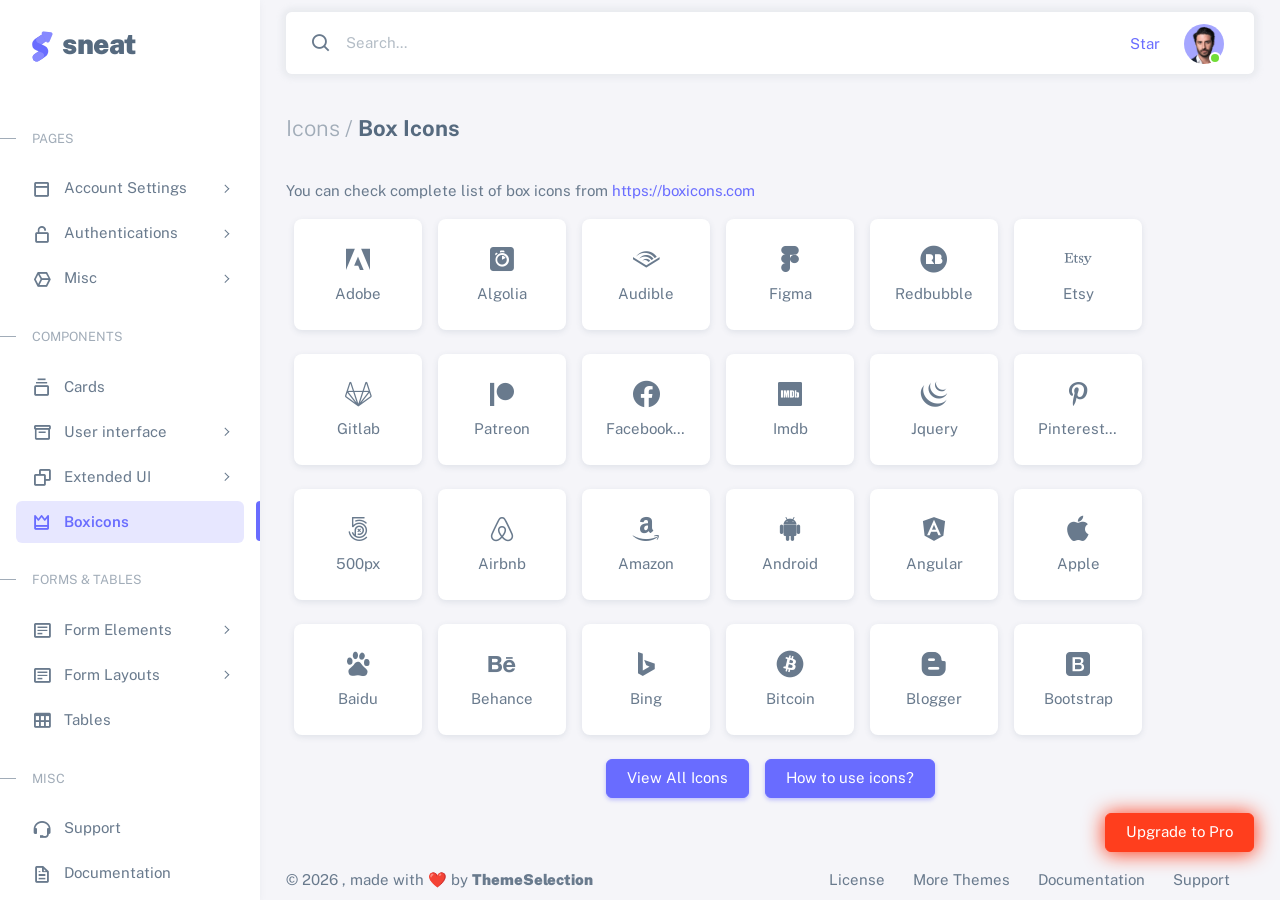
<file: html/icons-boxicons.html>
<!DOCTYPE html>

<!-- =========================================================
* Sneat - Bootstrap 5 HTML Admin Template - Pro | v1.0.0
==============================================================

* Product Page: https://themeselection.com/products/sneat-bootstrap-html-admin-template/
* Created by: ThemeSelection
* License: You must have a valid license purchased in order to legally use the theme for your project.
* Copyright ThemeSelection (https://themeselection.com)

=========================================================
 -->
<!-- beautify ignore:start -->
<html
  lang="en"
  class="light-style layout-menu-fixed"
  dir="ltr"
  data-theme="theme-default"
  data-assets-path="../assets/"
  data-template="vertical-menu-template-free"
>
  <head>
    <meta charset="utf-8" />
    <meta
      name="viewport"
      content="width=device-width, initial-scale=1.0, user-scalable=no, minimum-scale=1.0, maximum-scale=1.0"
    />

    <title>Boxicons - Icons | Sneat - Bootstrap 5 HTML Admin Template - Pro</title>

    <meta name="description" content="" />

    <!-- Favicon -->
    <link rel="icon" type="image/x-icon" href="../assets/img/favicon/favicon.ico" />

    <!-- Fonts -->
    <link rel="preconnect" href="https://fonts.googleapis.com" />
    <link rel="preconnect" href="https://fonts.gstatic.com" crossorigin />
    <link
      href="https://fonts.googleapis.com/css2?family=Public+Sans:ital,wght@0,300;0,400;0,500;0,600;0,700;1,300;1,400;1,500;1,600;1,700&display=swap"
      rel="stylesheet"
    />

    <!-- Icons. Uncomment required icon fonts -->
    <link rel="stylesheet" href="../assets/vendor/fonts/boxicons.css" />

    <!-- Core CSS -->
    <link rel="stylesheet" href="../assets/vendor/css/core.css" class="template-customizer-core-css" />
    <link rel="stylesheet" href="../assets/vendor/css/theme-default.css" class="template-customizer-theme-css" />
    <link rel="stylesheet" href="../assets/css/demo.css" />

    <!-- Vendors CSS -->
    <link rel="stylesheet" href="../assets/vendor/libs/perfect-scrollbar/perfect-scrollbar.css" />

    <!-- Page CSS -->

    <link rel="stylesheet" href="../assets/vendor/css/pages/page-icons.css" />

    <!-- Helpers -->
    <script src="../assets/vendor/js/helpers.js"></script>

    <!--! Template customizer & Theme config files MUST be included after core stylesheets and helpers.js in the <head> section -->
    <!--? Config:  Mandatory theme config file contain global vars & default theme options, Set your preferred theme option in this file.  -->
    <script src="../assets/js/config.js"></script>
  </head>

  <body>
    <!-- Layout wrapper -->
    <div class="layout-wrapper layout-content-navbar">
      <div class="layout-container">
        <!-- Menu -->

        <aside id="layout-menu" class="layout-menu menu-vertical menu bg-menu-theme">
          <div class="app-brand demo">
            <a href="index.html" class="app-brand-link">
              <span class="app-brand-logo demo">
                <svg
                  width="25"
                  viewBox="0 0 25 42"
                  version="1.1"
                  xmlns="http://www.w3.org/2000/svg"
                  xmlns:xlink="http://www.w3.org/1999/xlink"
                >
                  <defs>
                    <path
                      d="M13.7918663,0.358365126 L3.39788168,7.44174259 C0.566865006,9.69408886 -0.379795268,12.4788597 0.557900856,15.7960551 C0.68998853,16.2305145 1.09562888,17.7872135 3.12357076,19.2293357 C3.8146334,19.7207684 5.32369333,20.3834223 7.65075054,21.2172976 L7.59773219,21.2525164 L2.63468769,24.5493413 C0.445452254,26.3002124 0.0884951797,28.5083815 1.56381646,31.1738486 C2.83770406,32.8170431 5.20850219,33.2640127 7.09180128,32.5391577 C8.347334,32.0559211 11.4559176,30.0011079 16.4175519,26.3747182 C18.0338572,24.4997857 18.6973423,22.4544883 18.4080071,20.2388261 C17.963753,17.5346866 16.1776345,15.5799961 13.0496516,14.3747546 L10.9194936,13.4715819 L18.6192054,7.984237 L13.7918663,0.358365126 Z"
                      id="path-1"
                    ></path>
                    <path
                      d="M5.47320593,6.00457225 C4.05321814,8.216144 4.36334763,10.0722806 6.40359441,11.5729822 C8.61520715,12.571656 10.0999176,13.2171421 10.8577257,13.5094407 L15.5088241,14.433041 L18.6192054,7.984237 C15.5364148,3.11535317 13.9273018,0.573395879 13.7918663,0.358365126 C13.5790555,0.511491653 10.8061687,2.3935607 5.47320593,6.00457225 Z"
                      id="path-3"
                    ></path>
                    <path
                      d="M7.50063644,21.2294429 L12.3234468,23.3159332 C14.1688022,24.7579751 14.397098,26.4880487 13.008334,28.506154 C11.6195701,30.5242593 10.3099883,31.790241 9.07958868,32.3040991 C5.78142938,33.4346997 4.13234973,34 4.13234973,34 C4.13234973,34 2.75489982,33.0538207 2.37032616e-14,31.1614621 C-0.55822714,27.8186216 -0.55822714,26.0572515 -4.05231404e-15,25.8773518 C0.83734071,25.6075023 2.77988457,22.8248993 3.3049379,22.52991 C3.65497346,22.3332504 5.05353963,21.8997614 7.50063644,21.2294429 Z"
                      id="path-4"
                    ></path>
                    <path
                      d="M20.6,7.13333333 L25.6,13.8 C26.2627417,14.6836556 26.0836556,15.9372583 25.2,16.6 C24.8538077,16.8596443 24.4327404,17 24,17 L14,17 C12.8954305,17 12,16.1045695 12,15 C12,14.5672596 12.1403557,14.1461923 12.4,13.8 L17.4,7.13333333 C18.0627417,6.24967773 19.3163444,6.07059163 20.2,6.73333333 C20.3516113,6.84704183 20.4862915,6.981722 20.6,7.13333333 Z"
                      id="path-5"
                    ></path>
                  </defs>
                  <g id="g-app-brand" stroke="none" stroke-width="1" fill="none" fill-rule="evenodd">
                    <g id="Brand-Logo" transform="translate(-27.000000, -15.000000)">
                      <g id="Icon" transform="translate(27.000000, 15.000000)">
                        <g id="Mask" transform="translate(0.000000, 8.000000)">
                          <mask id="mask-2" fill="white">
                            <use xlink:href="#path-1"></use>
                          </mask>
                          <use fill="#696cff" xlink:href="#path-1"></use>
                          <g id="Path-3" mask="url(#mask-2)">
                            <use fill="#696cff" xlink:href="#path-3"></use>
                            <use fill-opacity="0.2" fill="#FFFFFF" xlink:href="#path-3"></use>
                          </g>
                          <g id="Path-4" mask="url(#mask-2)">
                            <use fill="#696cff" xlink:href="#path-4"></use>
                            <use fill-opacity="0.2" fill="#FFFFFF" xlink:href="#path-4"></use>
                          </g>
                        </g>
                        <g
                          id="Triangle"
                          transform="translate(19.000000, 11.000000) rotate(-300.000000) translate(-19.000000, -11.000000) "
                        >
                          <use fill="#696cff" xlink:href="#path-5"></use>
                          <use fill-opacity="0.2" fill="#FFFFFF" xlink:href="#path-5"></use>
                        </g>
                      </g>
                    </g>
                  </g>
                </svg>
              </span>
              <span class="app-brand-text demo menu-text fw-bolder ms-2">Sneat</span>
            </a>

            <a href="javascript:void(0);" class="layout-menu-toggle menu-link text-large ms-auto d-block d-xl-none">
              <i class="bx bx-chevron-left bx-sm align-middle"></i>
            </a>
          </div>

          <div class="menu-inner-shadow"></div>

          <ul class="menu-inner py-1">
            <!-- Dashboard -->
            <li class="menu-item">
              <a href="index.html" class="menu-link">
                <i class="menu-icon tf-icons bx bx-home-circle"></i>
                <div data-i18n="Analytics">Dashboard</div>
              </a>
            </li>

            <!-- Layouts -->
            <li class="menu-item">
              <a href="javascript:void(0);" class="menu-link menu-toggle">
                <i class="menu-icon tf-icons bx bx-layout"></i>
                <div data-i18n="Layouts">Layouts</div>
              </a>

              <ul class="menu-sub">
                <li class="menu-item">
                  <a href="layouts-without-menu.html" class="menu-link">
                    <div data-i18n="Without menu">Without menu</div>
                  </a>
                </li>
                <li class="menu-item">
                  <a href="layouts-without-navbar.html" class="menu-link">
                    <div data-i18n="Without navbar">Without navbar</div>
                  </a>
                </li>
                <li class="menu-item">
                  <a href="layouts-container.html" class="menu-link">
                    <div data-i18n="Container">Container</div>
                  </a>
                </li>
                <li class="menu-item">
                  <a href="layouts-fluid.html" class="menu-link">
                    <div data-i18n="Fluid">Fluid</div>
                  </a>
                </li>
                <li class="menu-item">
                  <a href="layouts-blank.html" class="menu-link">
                    <div data-i18n="Blank">Blank</div>
                  </a>
                </li>
              </ul>
            </li>

            <li class="menu-header small text-uppercase">
              <span class="menu-header-text">Pages</span>
            </li>
            <li class="menu-item">
              <a href="javascript:void(0);" class="menu-link menu-toggle">
                <i class="menu-icon tf-icons bx bx-dock-top"></i>
                <div data-i18n="Account Settings">Account Settings</div>
              </a>
              <ul class="menu-sub">
                <li class="menu-item">
                  <a href="pages-account-settings-account.html" class="menu-link">
                    <div data-i18n="Account">Account</div>
                  </a>
                </li>
                <li class="menu-item">
                  <a href="pages-account-settings-notifications.html" class="menu-link">
                    <div data-i18n="Notifications">Notifications</div>
                  </a>
                </li>
                <li class="menu-item">
                  <a href="pages-account-settings-connections.html" class="menu-link">
                    <div data-i18n="Connections">Connections</div>
                  </a>
                </li>
              </ul>
            </li>
            <li class="menu-item">
              <a href="javascript:void(0);" class="menu-link menu-toggle">
                <i class="menu-icon tf-icons bx bx-lock-open-alt"></i>
                <div data-i18n="Authentications">Authentications</div>
              </a>
              <ul class="menu-sub">
                <li class="menu-item">
                  <a href="auth-login-basic.html" class="menu-link" target="_blank">
                    <div data-i18n="Basic">Login</div>
                  </a>
                </li>
                <li class="menu-item">
                  <a href="auth-register-basic.html" class="menu-link" target="_blank">
                    <div data-i18n="Basic">Register</div>
                  </a>
                </li>
                <li class="menu-item">
                  <a href="auth-forgot-password-basic.html" class="menu-link" target="_blank">
                    <div data-i18n="Basic">Forgot Password</div>
                  </a>
                </li>
              </ul>
            </li>
            <li class="menu-item">
              <a href="javascript:void(0);" class="menu-link menu-toggle">
                <i class="menu-icon tf-icons bx bx-cube-alt"></i>
                <div data-i18n="Misc">Misc</div>
              </a>
              <ul class="menu-sub">
                <li class="menu-item">
                  <a href="pages-misc-error.html" class="menu-link">
                    <div data-i18n="Error">Error</div>
                  </a>
                </li>
                <li class="menu-item">
                  <a href="pages-misc-under-maintenance.html" class="menu-link">
                    <div data-i18n="Under Maintenance">Under Maintenance</div>
                  </a>
                </li>
              </ul>
            </li>
            <!-- Components -->
            <li class="menu-header small text-uppercase"><span class="menu-header-text">Components</span></li>
            <!-- Cards -->
            <li class="menu-item">
              <a href="cards-basic.html" class="menu-link">
                <i class="menu-icon tf-icons bx bx-collection"></i>
                <div data-i18n="Basic">Cards</div>
              </a>
            </li>
            <!-- User interface -->
            <li class="menu-item">
              <a href="javascript:void(0)" class="menu-link menu-toggle">
                <i class="menu-icon tf-icons bx bx-box"></i>
                <div data-i18n="User interface">User interface</div>
              </a>
              <ul class="menu-sub">
                <li class="menu-item">
                  <a href="ui-accordion.html" class="menu-link">
                    <div data-i18n="Accordion">Accordion</div>
                  </a>
                </li>
                <li class="menu-item">
                  <a href="ui-alerts.html" class="menu-link">
                    <div data-i18n="Alerts">Alerts</div>
                  </a>
                </li>
                <li class="menu-item">
                  <a href="ui-badges.html" class="menu-link">
                    <div data-i18n="Badges">Badges</div>
                  </a>
                </li>
                <li class="menu-item">
                  <a href="ui-buttons.html" class="menu-link">
                    <div data-i18n="Buttons">Buttons</div>
                  </a>
                </li>
                <li class="menu-item">
                  <a href="ui-carousel.html" class="menu-link">
                    <div data-i18n="Carousel">Carousel</div>
                  </a>
                </li>
                <li class="menu-item">
                  <a href="ui-collapse.html" class="menu-link">
                    <div data-i18n="Collapse">Collapse</div>
                  </a>
                </li>
                <li class="menu-item">
                  <a href="ui-dropdowns.html" class="menu-link">
                    <div data-i18n="Dropdowns">Dropdowns</div>
                  </a>
                </li>
                <li class="menu-item">
                  <a href="ui-footer.html" class="menu-link">
                    <div data-i18n="Footer">Footer</div>
                  </a>
                </li>
                <li class="menu-item">
                  <a href="ui-list-groups.html" class="menu-link">
                    <div data-i18n="List Groups">List groups</div>
                  </a>
                </li>
                <li class="menu-item">
                  <a href="ui-modals.html" class="menu-link">
                    <div data-i18n="Modals">Modals</div>
                  </a>
                </li>
                <li class="menu-item">
                  <a href="ui-navbar.html" class="menu-link">
                    <div data-i18n="Navbar">Navbar</div>
                  </a>
                </li>
                <li class="menu-item">
                  <a href="ui-offcanvas.html" class="menu-link">
                    <div data-i18n="Offcanvas">Offcanvas</div>
                  </a>
                </li>
                <li class="menu-item">
                  <a href="ui-pagination-breadcrumbs.html" class="menu-link">
                    <div data-i18n="Pagination &amp; Breadcrumbs">Pagination &amp; Breadcrumbs</div>
                  </a>
                </li>
                <li class="menu-item">
                  <a href="ui-progress.html" class="menu-link">
                    <div data-i18n="Progress">Progress</div>
                  </a>
                </li>
                <li class="menu-item">
                  <a href="ui-spinners.html" class="menu-link">
                    <div data-i18n="Spinners">Spinners</div>
                  </a>
                </li>
                <li class="menu-item">
                  <a href="ui-tabs-pills.html" class="menu-link">
                    <div data-i18n="Tabs &amp; Pills">Tabs &amp; Pills</div>
                  </a>
                </li>
                <li class="menu-item">
                  <a href="ui-toasts.html" class="menu-link">
                    <div data-i18n="Toasts">Toasts</div>
                  </a>
                </li>
                <li class="menu-item">
                  <a href="ui-tooltips-popovers.html" class="menu-link">
                    <div data-i18n="Tooltips & Popovers">Tooltips &amp; popovers</div>
                  </a>
                </li>
                <li class="menu-item">
                  <a href="ui-typography.html" class="menu-link">
                    <div data-i18n="Typography">Typography</div>
                  </a>
                </li>
              </ul>
            </li>

            <!-- Extended components -->
            <li class="menu-item">
              <a href="javascript:void(0)" class="menu-link menu-toggle">
                <i class="menu-icon tf-icons bx bx-copy"></i>
                <div data-i18n="Extended UI">Extended UI</div>
              </a>
              <ul class="menu-sub">
                <li class="menu-item">
                  <a href="extended-ui-perfect-scrollbar.html" class="menu-link">
                    <div data-i18n="Perfect Scrollbar">Perfect scrollbar</div>
                  </a>
                </li>
                <li class="menu-item">
                  <a href="extended-ui-text-divider.html" class="menu-link">
                    <div data-i18n="Text Divider">Text Divider</div>
                  </a>
                </li>
              </ul>
            </li>

            <li class="menu-item active">
              <a href="icons-boxicons.html" class="menu-link">
                <i class="menu-icon tf-icons bx bx-crown"></i>
                <div data-i18n="Boxicons">Boxicons</div>
              </a>
            </li>

            <!-- Forms & Tables -->
            <li class="menu-header small text-uppercase"><span class="menu-header-text">Forms &amp; Tables</span></li>
            <!-- Forms -->
            <li class="menu-item">
              <a href="javascript:void(0);" class="menu-link menu-toggle">
                <i class="menu-icon tf-icons bx bx-detail"></i>
                <div data-i18n="Form Elements">Form Elements</div>
              </a>
              <ul class="menu-sub">
                <li class="menu-item">
                  <a href="forms-basic-inputs.html" class="menu-link">
                    <div data-i18n="Basic Inputs">Basic Inputs</div>
                  </a>
                </li>
                <li class="menu-item">
                  <a href="forms-input-groups.html" class="menu-link">
                    <div data-i18n="Input groups">Input groups</div>
                  </a>
                </li>
              </ul>
            </li>
            <li class="menu-item">
              <a href="javascript:void(0);" class="menu-link menu-toggle">
                <i class="menu-icon tf-icons bx bx-detail"></i>
                <div data-i18n="Form Layouts">Form Layouts</div>
              </a>
              <ul class="menu-sub">
                <li class="menu-item">
                  <a href="form-layouts-vertical.html" class="menu-link">
                    <div data-i18n="Vertical Form">Vertical Form</div>
                  </a>
                </li>
                <li class="menu-item">
                  <a href="form-layouts-horizontal.html" class="menu-link">
                    <div data-i18n="Horizontal Form">Horizontal Form</div>
                  </a>
                </li>
              </ul>
            </li>
            <!-- Tables -->
            <li class="menu-item">
              <a href="tables-basic.html" class="menu-link">
                <i class="menu-icon tf-icons bx bx-table"></i>
                <div data-i18n="Tables">Tables</div>
              </a>
            </li>
            <!-- Misc -->
            <li class="menu-header small text-uppercase"><span class="menu-header-text">Misc</span></li>
            <li class="menu-item">
              <a
                href="https://github.com/themeselection/sneat-html-admin-template-free/issues"
                target="_blank"
                class="menu-link"
              >
                <i class="menu-icon tf-icons bx bx-support"></i>
                <div data-i18n="Support">Support</div>
              </a>
            </li>
            <li class="menu-item">
              <a
                href="https://themeselection.com/demo/sneat-bootstrap-html-admin-template/documentation/"
                target="_blank"
                class="menu-link"
              >
                <i class="menu-icon tf-icons bx bx-file"></i>
                <div data-i18n="Documentation">Documentation</div>
              </a>
            </li>
          </ul>
        </aside>
        <!-- / Menu -->

        <!-- Layout container -->
        <div class="layout-page">
          <!-- Navbar -->

          <nav
            class="layout-navbar container-xxl navbar navbar-expand-xl navbar-detached align-items-center bg-navbar-theme"
            id="layout-navbar"
          >
            <div class="layout-menu-toggle navbar-nav align-items-xl-center me-3 me-xl-0 d-xl-none">
              <a class="nav-item nav-link px-0 me-xl-4" href="javascript:void(0)">
                <i class="bx bx-menu bx-sm"></i>
              </a>
            </div>

            <div class="navbar-nav-right d-flex align-items-center" id="navbar-collapse">
              <!-- Search -->
              <div class="navbar-nav align-items-center">
                <div class="nav-item d-flex align-items-center">
                  <i class="bx bx-search fs-4 lh-0"></i>
                  <input
                    type="text"
                    class="form-control border-0 shadow-none"
                    placeholder="Search..."
                    aria-label="Search..."
                  />
                </div>
              </div>
              <!-- /Search -->

              <ul class="navbar-nav flex-row align-items-center ms-auto">
                <!-- Place this tag where you want the button to render. -->
                <li class="nav-item lh-1 me-3">
                  <a
                    class="github-button"
                    href="https://github.com/themeselection/sneat-html-admin-template-free"
                    data-icon="octicon-star"
                    data-size="large"
                    data-show-count="true"
                    aria-label="Star themeselection/sneat-html-admin-template-free on GitHub"
                    >Star</a
                  >
                </li>

                <!-- User -->
                <li class="nav-item navbar-dropdown dropdown-user dropdown">
                  <a class="nav-link dropdown-toggle hide-arrow" href="javascript:void(0);" data-bs-toggle="dropdown">
                    <div class="avatar avatar-online">
                      <img src="../assets/img/avatars/1.png" alt class="w-px-40 h-auto rounded-circle" />
                    </div>
                  </a>
                  <ul class="dropdown-menu dropdown-menu-end">
                    <li>
                      <a class="dropdown-item" href="#">
                        <div class="d-flex">
                          <div class="flex-shrink-0 me-3">
                            <div class="avatar avatar-online">
                              <img src="../assets/img/avatars/1.png" alt class="w-px-40 h-auto rounded-circle" />
                            </div>
                          </div>
                          <div class="flex-grow-1">
                            <span class="fw-semibold d-block">John Doe</span>
                            <small class="text-muted">Admin</small>
                          </div>
                        </div>
                      </a>
                    </li>
                    <li>
                      <div class="dropdown-divider"></div>
                    </li>
                    <li>
                      <a class="dropdown-item" href="#">
                        <i class="bx bx-user me-2"></i>
                        <span class="align-middle">My Profile</span>
                      </a>
                    </li>
                    <li>
                      <a class="dropdown-item" href="#">
                        <i class="bx bx-cog me-2"></i>
                        <span class="align-middle">Settings</span>
                      </a>
                    </li>
                    <li>
                      <a class="dropdown-item" href="#">
                        <span class="d-flex align-items-center align-middle">
                          <i class="flex-shrink-0 bx bx-credit-card me-2"></i>
                          <span class="flex-grow-1 align-middle">Billing</span>
                          <span class="flex-shrink-0 badge badge-center rounded-pill bg-danger w-px-20 h-px-20">4</span>
                        </span>
                      </a>
                    </li>
                    <li>
                      <div class="dropdown-divider"></div>
                    </li>
                    <li>
                      <a class="dropdown-item" href="auth-login-basic.html">
                        <i class="bx bx-power-off me-2"></i>
                        <span class="align-middle">Log Out</span>
                      </a>
                    </li>
                  </ul>
                </li>
                <!--/ User -->
              </ul>
            </div>
          </nav>

          <!-- / Navbar -->

          <!-- Content wrapper -->
          <div class="content-wrapper">
            <!-- Content -->

            <div class="container-xxl flex-grow-1 container-p-y">
              <h4 class="fw-bold py-3 mb-4"><span class="text-muted fw-light">Icons /</span> Box Icons</h4>

              <p>
                You can check complete list of box icons from
                <a href="https://boxicons.com/" target="_blank">https://boxicons.com</a>
              </p>

              <!-- Icon container -->
              <div class="d-flex flex-wrap" id="icons-container">
                <div class="card icon-card cursor-pointer text-center mb-4 mx-2">
                  <div class="card-body">
                    <i class="bx bxl-adobe mb-2"></i>
                    <p class="icon-name text-capitalize text-truncate mb-0">adobe</p>
                  </div>
                </div>
                <div class="card icon-card cursor-pointer text-center mb-4 mx-2">
                  <div class="card-body">
                    <i class="bx bxl-algolia mb-2"></i>
                    <p class="icon-name text-capitalize text-truncate mb-0">algolia</p>
                  </div>
                </div>
                <div class="card icon-card cursor-pointer text-center mb-4 mx-2">
                  <div class="card-body">
                    <i class="bx bxl-audible mb-2"></i>
                    <p class="icon-name text-capitalize text-truncate mb-0">audible</p>
                  </div>
                </div>
                <div class="card icon-card cursor-pointer text-center mb-4 mx-2">
                  <div class="card-body">
                    <i class="bx bxl-figma mb-2"></i>
                    <p class="icon-name text-capitalize text-truncate mb-0">figma</p>
                  </div>
                </div>
                <div class="card icon-card cursor-pointer text-center mb-4 mx-2">
                  <div class="card-body">
                    <i class="bx bxl-redbubble mb-2"></i>
                    <p class="icon-name text-capitalize text-truncate mb-0">redbubble</p>
                  </div>
                </div>
                <div class="card icon-card cursor-pointer text-center mb-4 mx-2">
                  <div class="card-body">
                    <i class="bx bxl-etsy mb-2"></i>
                    <p class="icon-name text-capitalize text-truncate mb-0">etsy</p>
                  </div>
                </div>
                <div class="card icon-card cursor-pointer text-center mb-4 mx-2">
                  <div class="card-body">
                    <i class="bx bxl-gitlab mb-2"></i>
                    <p class="icon-name text-capitalize text-truncate mb-0">gitlab</p>
                  </div>
                </div>
                <div class="card icon-card cursor-pointer text-center mb-4 mx-2">
                  <div class="card-body">
                    <i class="bx bxl-patreon mb-2"></i>
                    <p class="icon-name text-capitalize text-truncate mb-0">patreon</p>
                  </div>
                </div>
                <div class="card icon-card cursor-pointer text-center mb-4 mx-2">
                  <div class="card-body">
                    <i class="bx bxl-facebook-circle mb-2"></i>
                    <p class="icon-name text-capitalize text-truncate mb-0">facebook-circle</p>
                  </div>
                </div>
                <div class="card icon-card cursor-pointer text-center mb-4 mx-2">
                  <div class="card-body">
                    <i class="bx bxl-imdb mb-2"></i>
                    <p class="icon-name text-capitalize text-truncate mb-0">imdb</p>
                  </div>
                </div>
                <div class="card icon-card cursor-pointer text-center mb-4 mx-2">
                  <div class="card-body">
                    <i class="bx bxl-jquery mb-2"></i>
                    <p class="icon-name text-capitalize text-truncate mb-0">jquery</p>
                  </div>
                </div>
                <div class="card icon-card cursor-pointer text-center mb-4 mx-2">
                  <div class="card-body">
                    <i class="bx bxl-pinterest-alt mb-2"></i>
                    <p class="icon-name text-capitalize text-truncate mb-0">pinterest-alt</p>
                  </div>
                </div>
                <div class="card icon-card cursor-pointer text-center mb-4 mx-2">
                  <div class="card-body">
                    <i class="bx bxl-500px mb-2"></i>
                    <p class="icon-name text-capitalize text-truncate mb-0">500px</p>
                  </div>
                </div>
                <div class="card icon-card cursor-pointer text-center mb-4 mx-2">
                  <div class="card-body">
                    <i class="bx bxl-airbnb mb-2"></i>
                    <p class="icon-name text-capitalize text-truncate mb-0">airbnb</p>
                  </div>
                </div>
                <div class="card icon-card cursor-pointer text-center mb-4 mx-2">
                  <div class="card-body">
                    <i class="bx bxl-amazon mb-2"></i>
                    <p class="icon-name text-capitalize text-truncate mb-0">amazon</p>
                  </div>
                </div>
                <div class="card icon-card cursor-pointer text-center mb-4 mx-2">
                  <div class="card-body">
                    <i class="bx bxl-android mb-2"></i>
                    <p class="icon-name text-capitalize text-truncate mb-0">android</p>
                  </div>
                </div>
                <div class="card icon-card cursor-pointer text-center mb-4 mx-2">
                  <div class="card-body">
                    <i class="bx bxl-angular mb-2"></i>
                    <p class="icon-name text-capitalize text-truncate mb-0">angular</p>
                  </div>
                </div>
                <div class="card icon-card cursor-pointer text-center mb-4 mx-2">
                  <div class="card-body">
                    <i class="bx bxl-apple mb-2"></i>
                    <p class="icon-name text-capitalize text-truncate mb-0">apple</p>
                  </div>
                </div>
                <div class="card icon-card cursor-pointer text-center mb-4 mx-2">
                  <div class="card-body">
                    <i class="bx bxl-baidu mb-2"></i>
                    <p class="icon-name text-capitalize text-truncate mb-0">baidu</p>
                  </div>
                </div>
                <div class="card icon-card cursor-pointer text-center mb-4 mx-2">
                  <div class="card-body">
                    <i class="bx bxl-behance mb-2"></i>
                    <p class="icon-name text-capitalize text-truncate mb-0">behance</p>
                  </div>
                </div>
                <div class="card icon-card cursor-pointer text-center mb-4 mx-2">
                  <div class="card-body">
                    <i class="bx bxl-bing mb-2"></i>
                    <p class="icon-name text-capitalize text-truncate mb-0">bing</p>
                  </div>
                </div>
                <div class="card icon-card cursor-pointer text-center mb-4 mx-2">
                  <div class="card-body">
                    <i class="bx bxl-bitcoin mb-2"></i>
                    <p class="icon-name text-capitalize text-truncate mb-0">bitcoin</p>
                  </div>
                </div>
                <div class="card icon-card cursor-pointer text-center mb-4 mx-2">
                  <div class="card-body">
                    <i class="bx bxl-blogger mb-2"></i>
                    <p class="icon-name text-capitalize text-truncate mb-0">blogger</p>
                  </div>
                </div>
                <div class="card icon-card cursor-pointer text-center mb-4 mx-2">
                  <div class="card-body">
                    <i class="bx bxl-bootstrap mb-2"></i>
                    <p class="icon-name text-capitalize text-truncate mb-0">bootstrap</p>
                  </div>
                </div>
              </div>

              <!-- Buttons -->
              <div class="d-flex justify-content-center mx-auto gap-3">
                <a href="https://boxicons.com/" target="_blank" class="btn btn-primary">View All Icons</a>
                <a
                  href="https://themeselection.com/demo/sneat-bootstrap-html-admin-template/documentation//Icons.html"
                  class="btn btn-primary"
                  target="_blank"
                  >How to use icons?</a
                >
              </div>
            </div>
            <!-- / Content -->

            <!-- Footer -->
            <footer class="content-footer footer bg-footer-theme">
              <div class="container-xxl d-flex flex-wrap justify-content-between py-2 flex-md-row flex-column">
                <div class="mb-2 mb-md-0">
                  ©
                  <script>
                    document.write(new Date().getFullYear());
                  </script>
                  , made with ❤️ by
                  <a href="https://themeselection.com" target="_blank" class="footer-link fw-bolder">ThemeSelection</a>
                </div>
                <div>
                  <a href="https://themeselection.com/license/" class="footer-link me-4" target="_blank">License</a>
                  <a href="https://themeselection.com/" target="_blank" class="footer-link me-4">More Themes</a>

                  <a
                    href="https://themeselection.com/demo/sneat-bootstrap-html-admin-template/documentation/"
                    target="_blank"
                    class="footer-link me-4"
                    >Documentation</a
                  >

                  <a
                    href="https://github.com/themeselection/sneat-html-admin-template-free/issues"
                    target="_blank"
                    class="footer-link me-4"
                    >Support</a
                  >
                </div>
              </div>
            </footer>
            <!-- / Footer -->

            <div class="content-backdrop fade"></div>
          </div>
          <!-- Content wrapper -->
        </div>
        <!-- / Layout page -->
      </div>

      <!-- Overlay -->
      <div class="layout-overlay layout-menu-toggle"></div>
    </div>
    <!-- / Layout wrapper -->

    <div class="buy-now">
      <a
        href="https://themeselection.com/products/sneat-bootstrap-html-admin-template/"
        target="_blank"
        class="btn btn-danger btn-buy-now"
        >Upgrade to Pro</a
      >
    </div>

    <!-- Core JS -->
    <!-- build:js assets/vendor/js/core.js -->
    <script src="../assets/vendor/libs/jquery/jquery.js"></script>
    <script src="../assets/vendor/libs/popper/popper.js"></script>
    <script src="../assets/vendor/js/bootstrap.js"></script>
    <script src="../assets/vendor/libs/perfect-scrollbar/perfect-scrollbar.js"></script>

    <script src="../assets/vendor/js/menu.js"></script>
    <!-- endbuild -->

    <!-- Vendors JS -->

    <!-- Main JS -->
    <script src="../assets/js/main.js"></script>

    <!-- Page JS -->

    <!-- Place this tag in your head or just before your close body tag. -->
    <script async defer src="https://buttons.github.io/buttons.js"></script>
  </body>
</html>
</file>
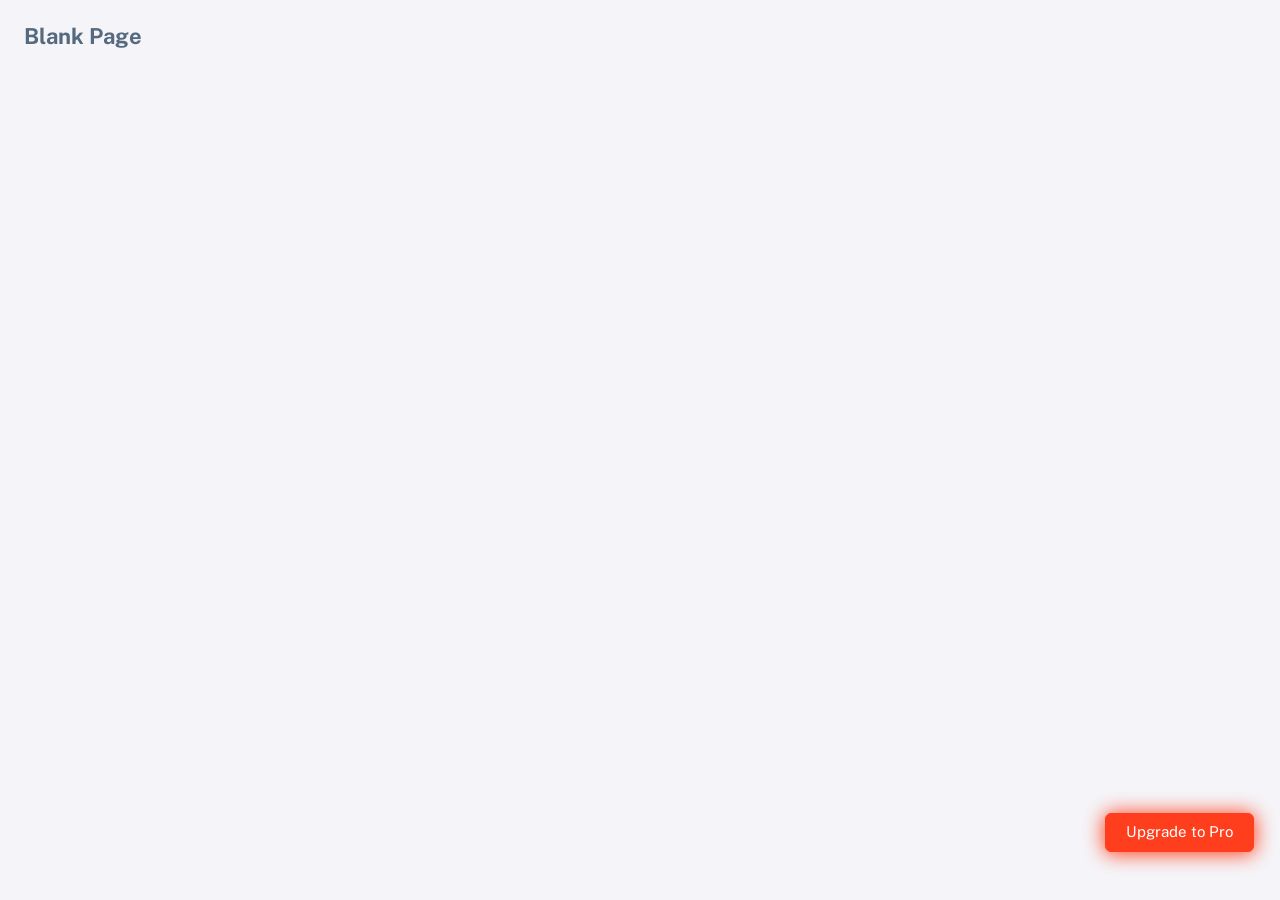
<file: html/layouts-blank.html>
<!DOCTYPE html>

<!-- =========================================================
* Sneat - Bootstrap 5 HTML Admin Template - Pro | v1.0.0
==============================================================

* Product Page: https://themeselection.com/products/sneat-bootstrap-html-admin-template/
* Created by: ThemeSelection
* License: You must have a valid license purchased in order to legally use the theme for your project.
* Copyright ThemeSelection (https://themeselection.com)

=========================================================
 -->
<!-- beautify ignore:start -->
<html
  lang="en"
  class="light-style"
  dir="ltr"
  data-theme="theme-default"
  data-assets-path="../assets/"
  data-template="vertical-menu-template-free"
>
  <head>
    <meta charset="utf-8" />
    <meta
      name="viewport"
      content="width=device-width, initial-scale=1.0, user-scalable=no, minimum-scale=1.0, maximum-scale=1.0"
    />

    <title>Blank layout - Layouts | Sneat - Bootstrap 5 HTML Admin Template - Pro</title>

    <meta name="description" content="" />

    <!-- Favicon -->
    <link rel="icon" type="image/x-icon" href="../assets/img/favicon/favicon.ico" />

    <!-- Fonts -->
    <link rel="preconnect" href="https://fonts.googleapis.com" />
    <link rel="preconnect" href="https://fonts.gstatic.com" crossorigin />
    <link
      href="https://fonts.googleapis.com/css2?family=Public+Sans:ital,wght@0,300;0,400;0,500;0,600;0,700;1,300;1,400;1,500;1,600;1,700&display=swap"
      rel="stylesheet"
    />

    <!-- Icons. Uncomment required icon fonts -->
    <link rel="stylesheet" href="../assets/vendor/fonts/boxicons.css" />

    <!-- Core CSS -->
    <link rel="stylesheet" href="../assets/vendor/css/core.css" class="template-customizer-core-css" />
    <link rel="stylesheet" href="../assets/vendor/css/theme-default.css" class="template-customizer-theme-css" />
    <link rel="stylesheet" href="../assets/css/demo.css" />

    <!-- Vendors CSS -->
    <link rel="stylesheet" href="../assets/vendor/libs/perfect-scrollbar/perfect-scrollbar.css" />

    <!-- Page CSS -->

    <!-- Helpers -->
    <script src="../assets/vendor/js/helpers.js"></script>

    <!--! Template customizer & Theme config files MUST be included after core stylesheets and helpers.js in the <head> section -->
    <!--? Config:  Mandatory theme config file contain global vars & default theme options, Set your preferred theme option in this file.  -->
    <script src="../assets/js/config.js"></script>
  </head>

  <body>
    <!-- Content -->

    <h4 class="fw-bold p-4">Blank Page</h4>

    <!-- / Content -->

    <div class="buy-now">
      <a
        href="https://themeselection.com/products/sneat-bootstrap-html-admin-template/"
        target="_blank"
        class="btn btn-danger btn-buy-now"
        >Upgrade to Pro</a
      >
    </div>

    <!-- Core JS -->
    <!-- build:js assets/vendor/js/core.js -->
    <script src="../assets/vendor/libs/jquery/jquery.js"></script>
    <script src="../assets/vendor/libs/popper/popper.js"></script>
    <script src="../assets/vendor/js/bootstrap.js"></script>
    <script src="../assets/vendor/libs/perfect-scrollbar/perfect-scrollbar.js"></script>

    <script src="../assets/vendor/js/menu.js"></script>
    <!-- endbuild -->

    <!-- Vendors JS -->

    <!-- Main JS -->
    <script src="../assets/js/main.js"></script>

    <!-- Page JS -->

    <!-- Place this tag in your head or just before your close body tag. -->
    <script async defer src="https://buttons.github.io/buttons.js"></script>
  </body>
</html>
</file>
